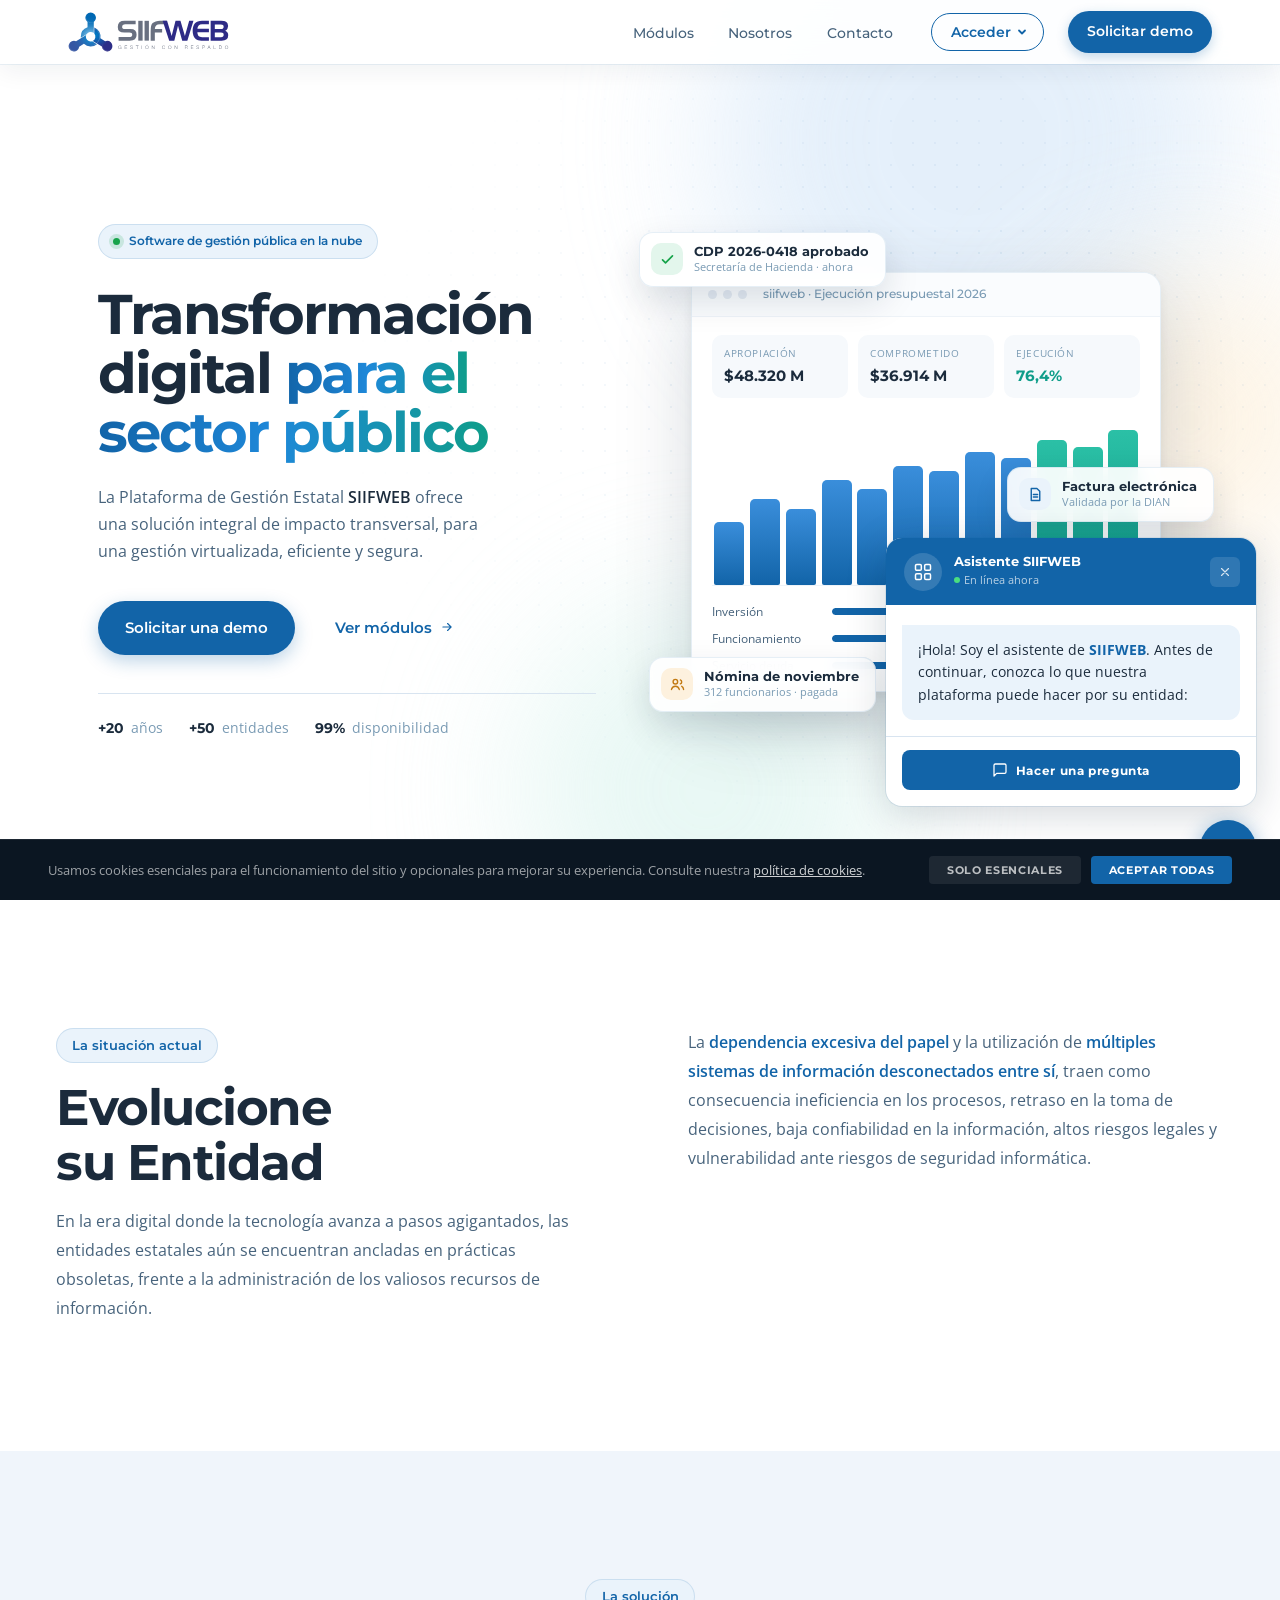
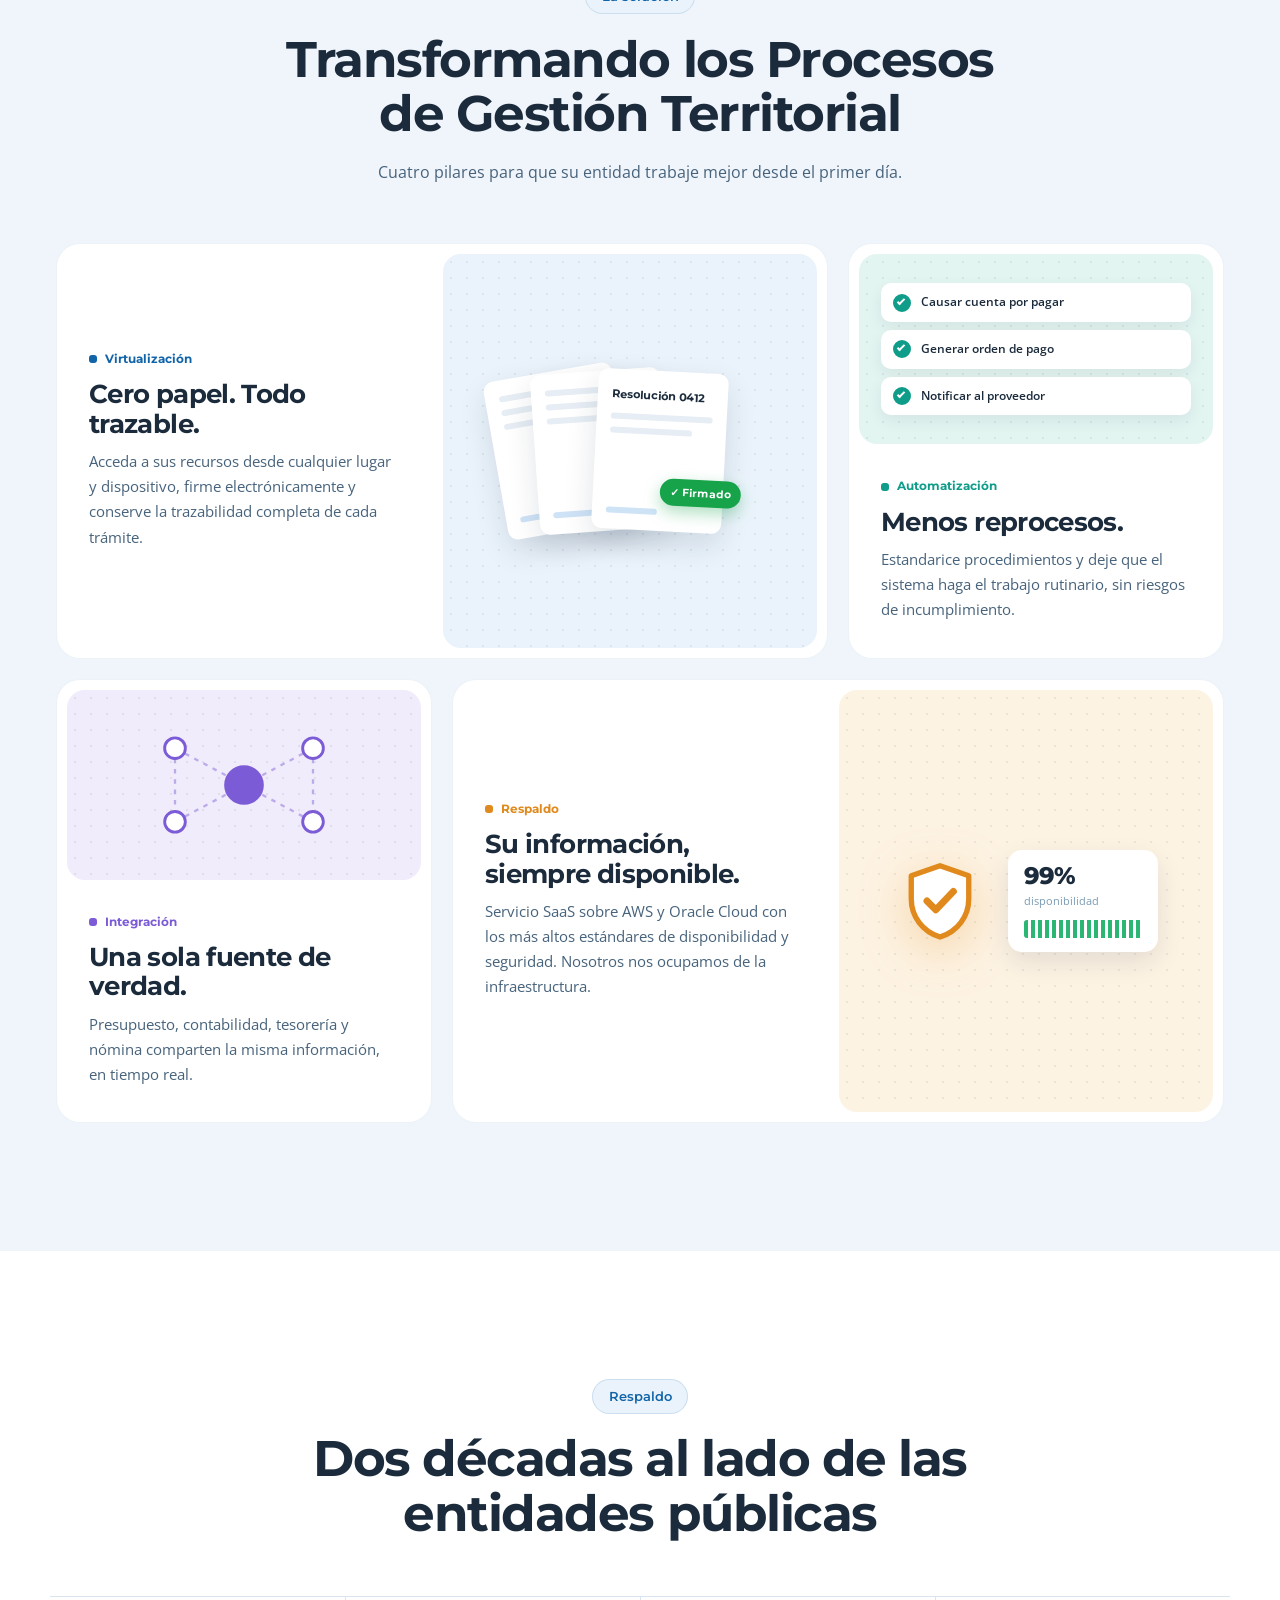
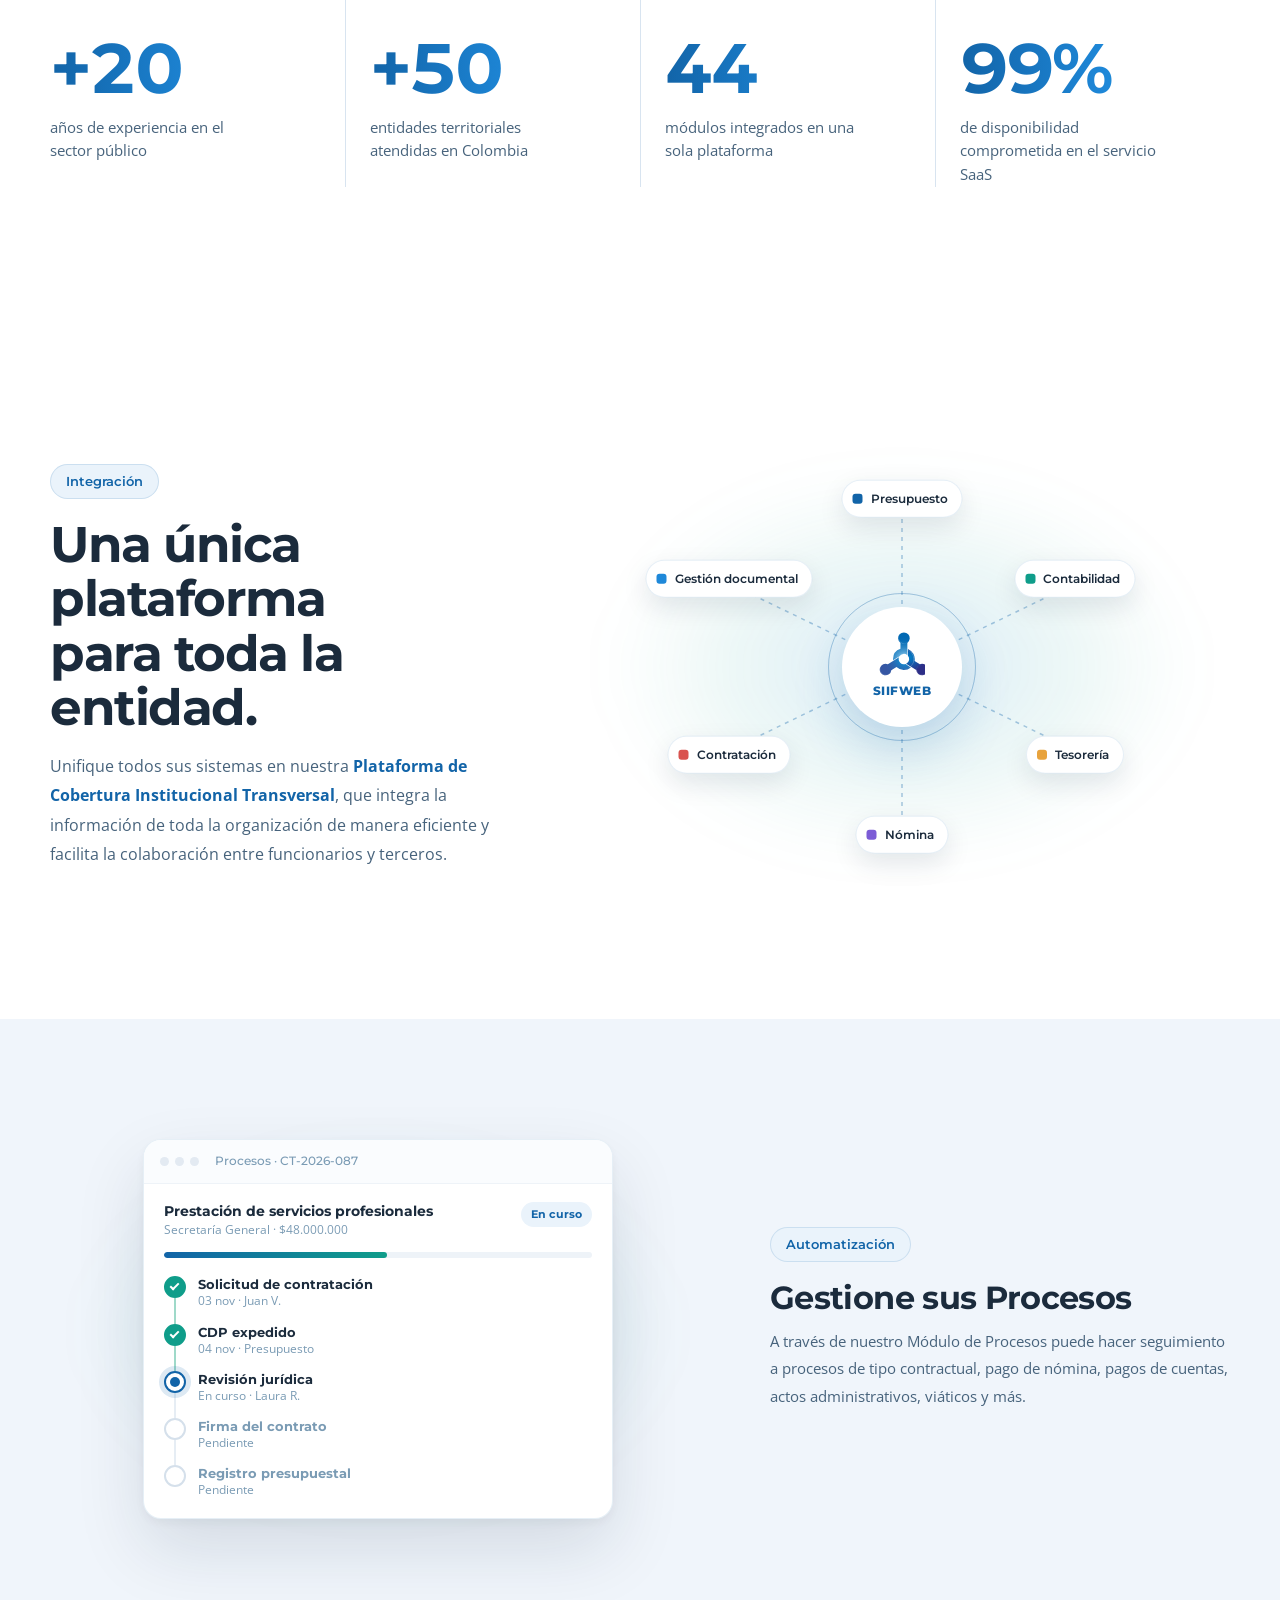
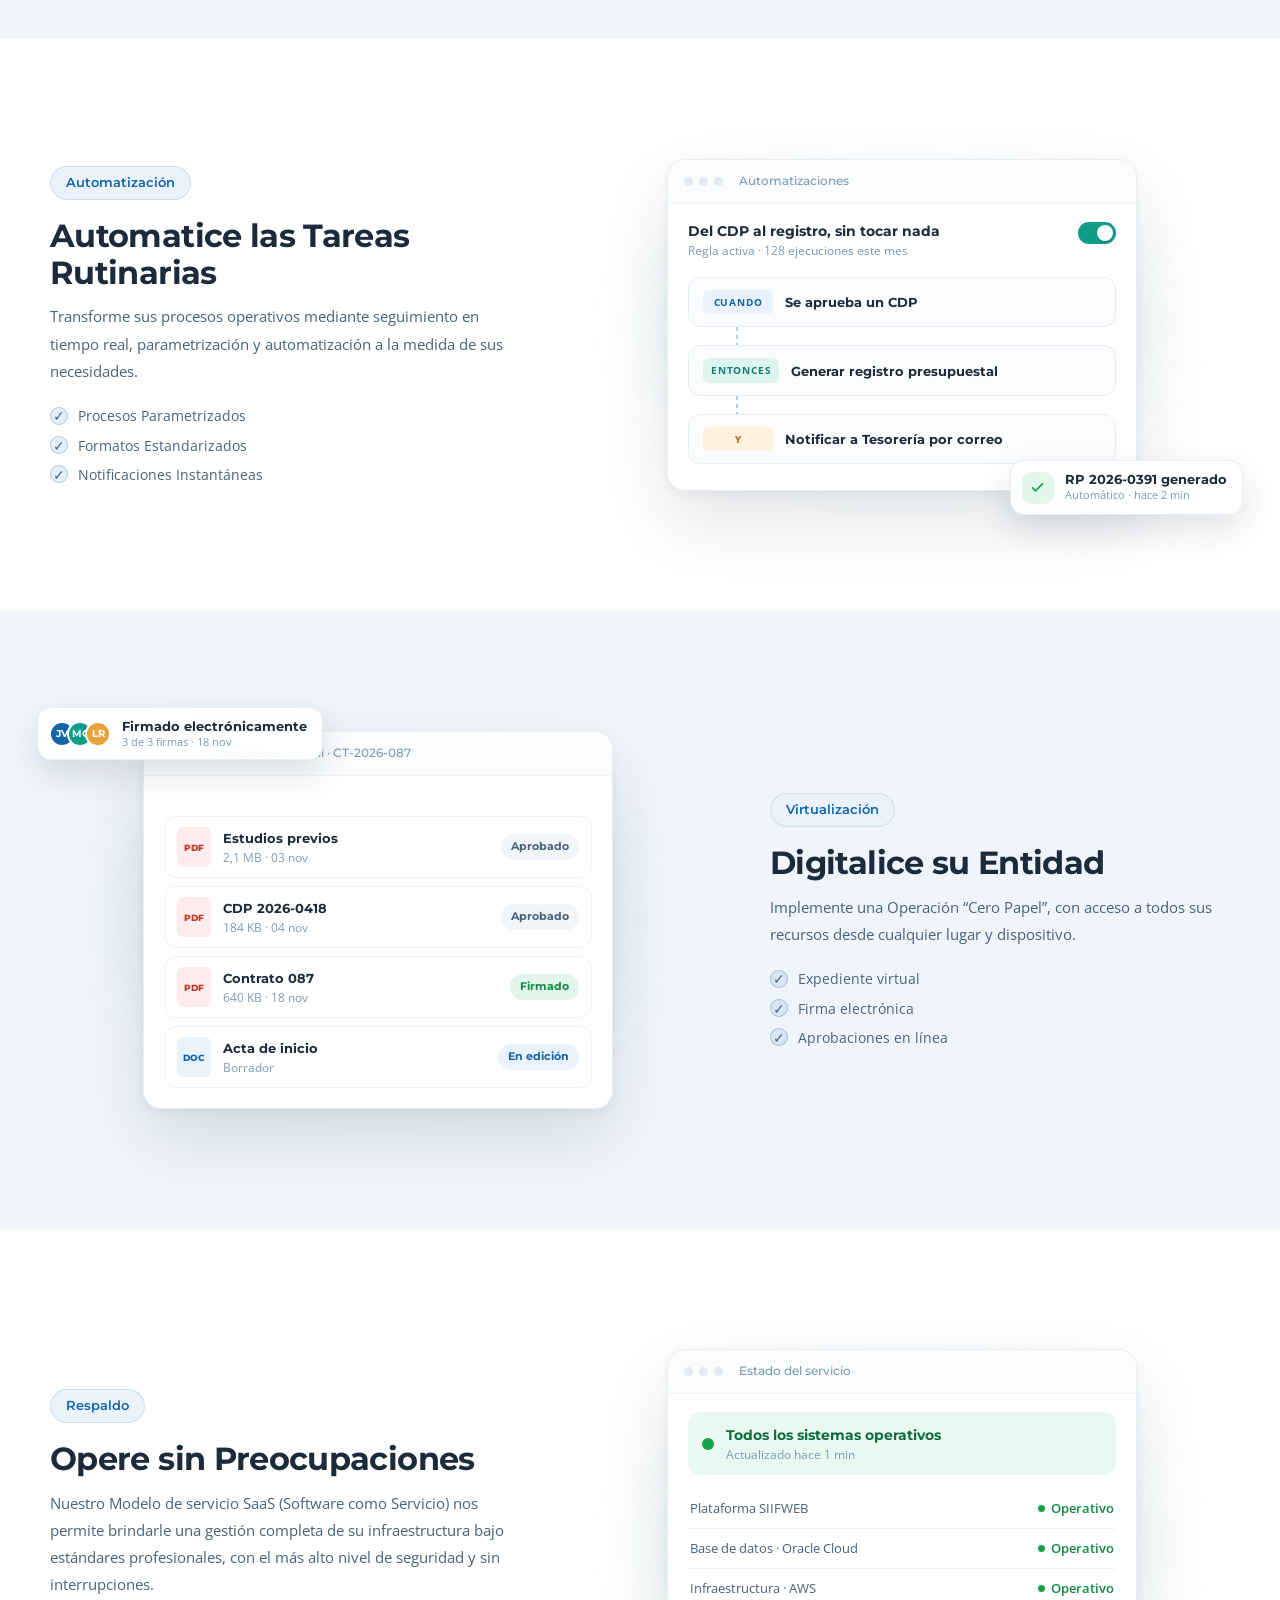
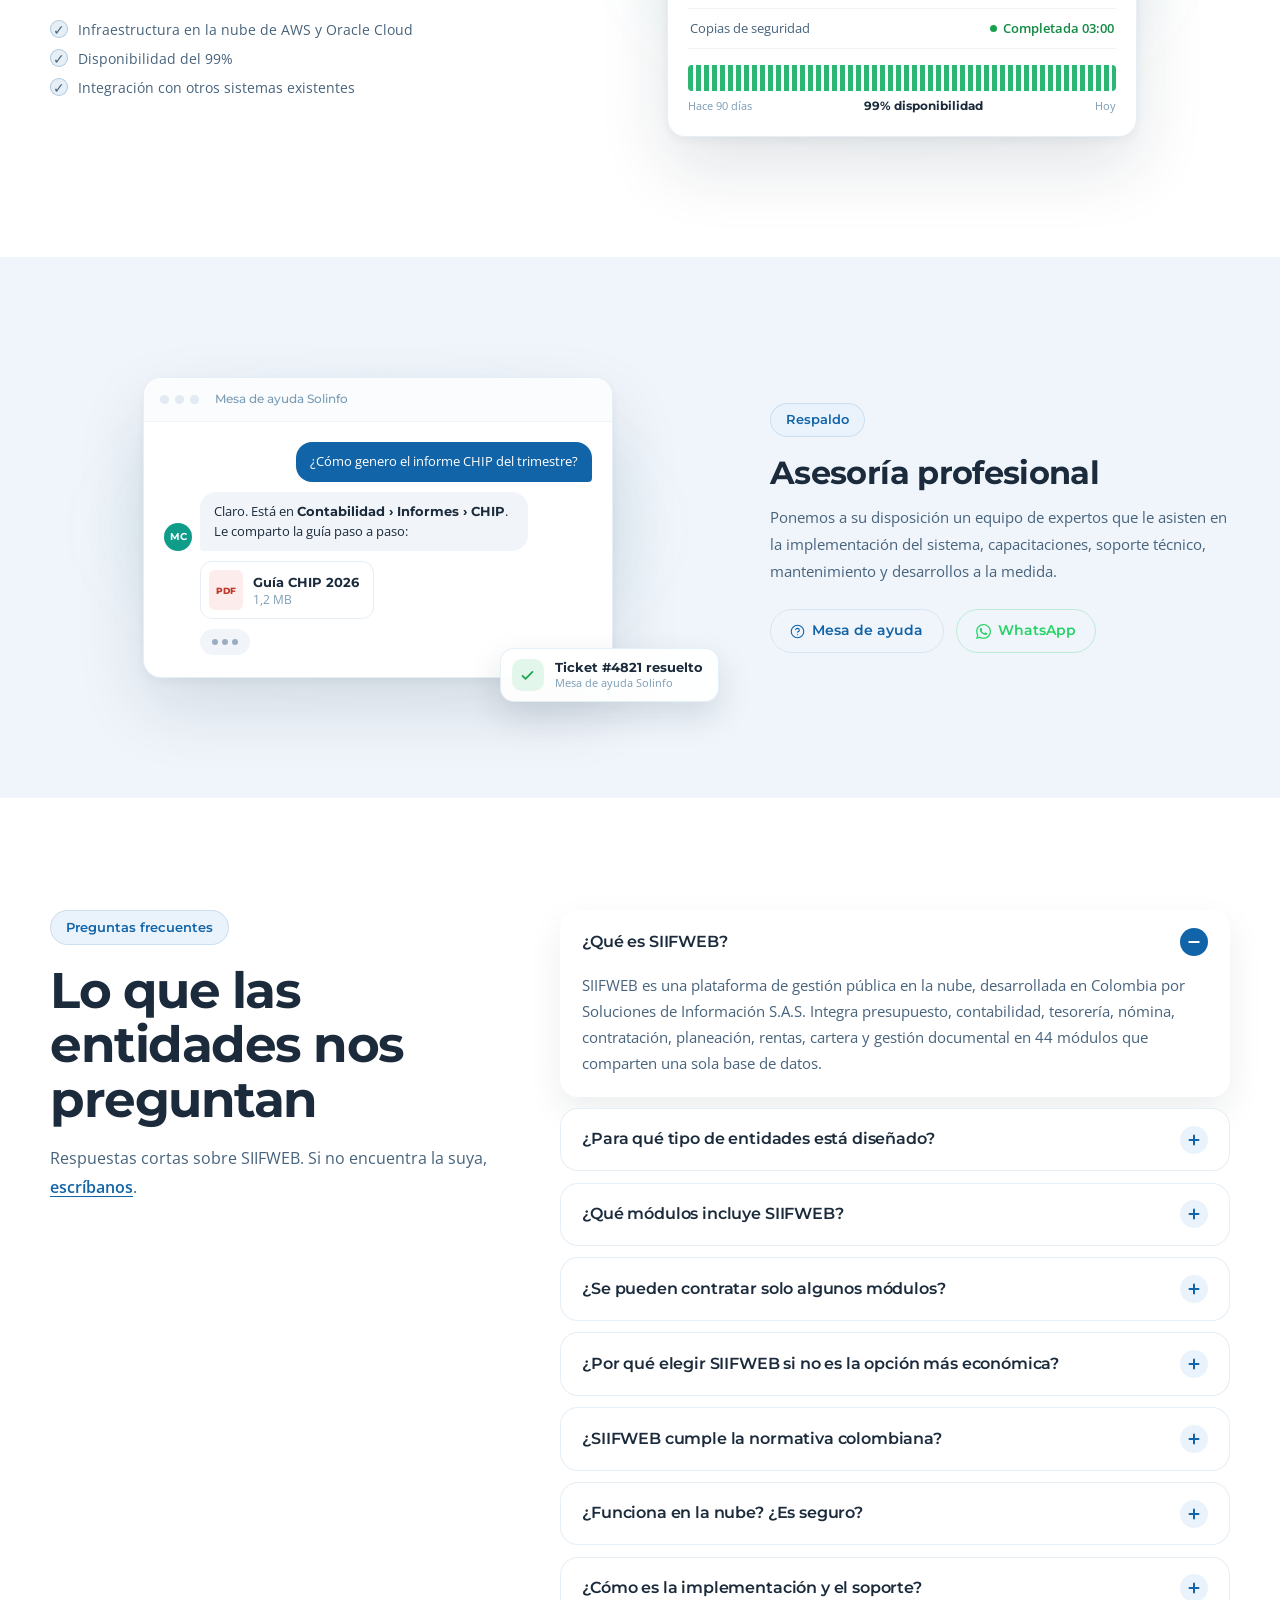
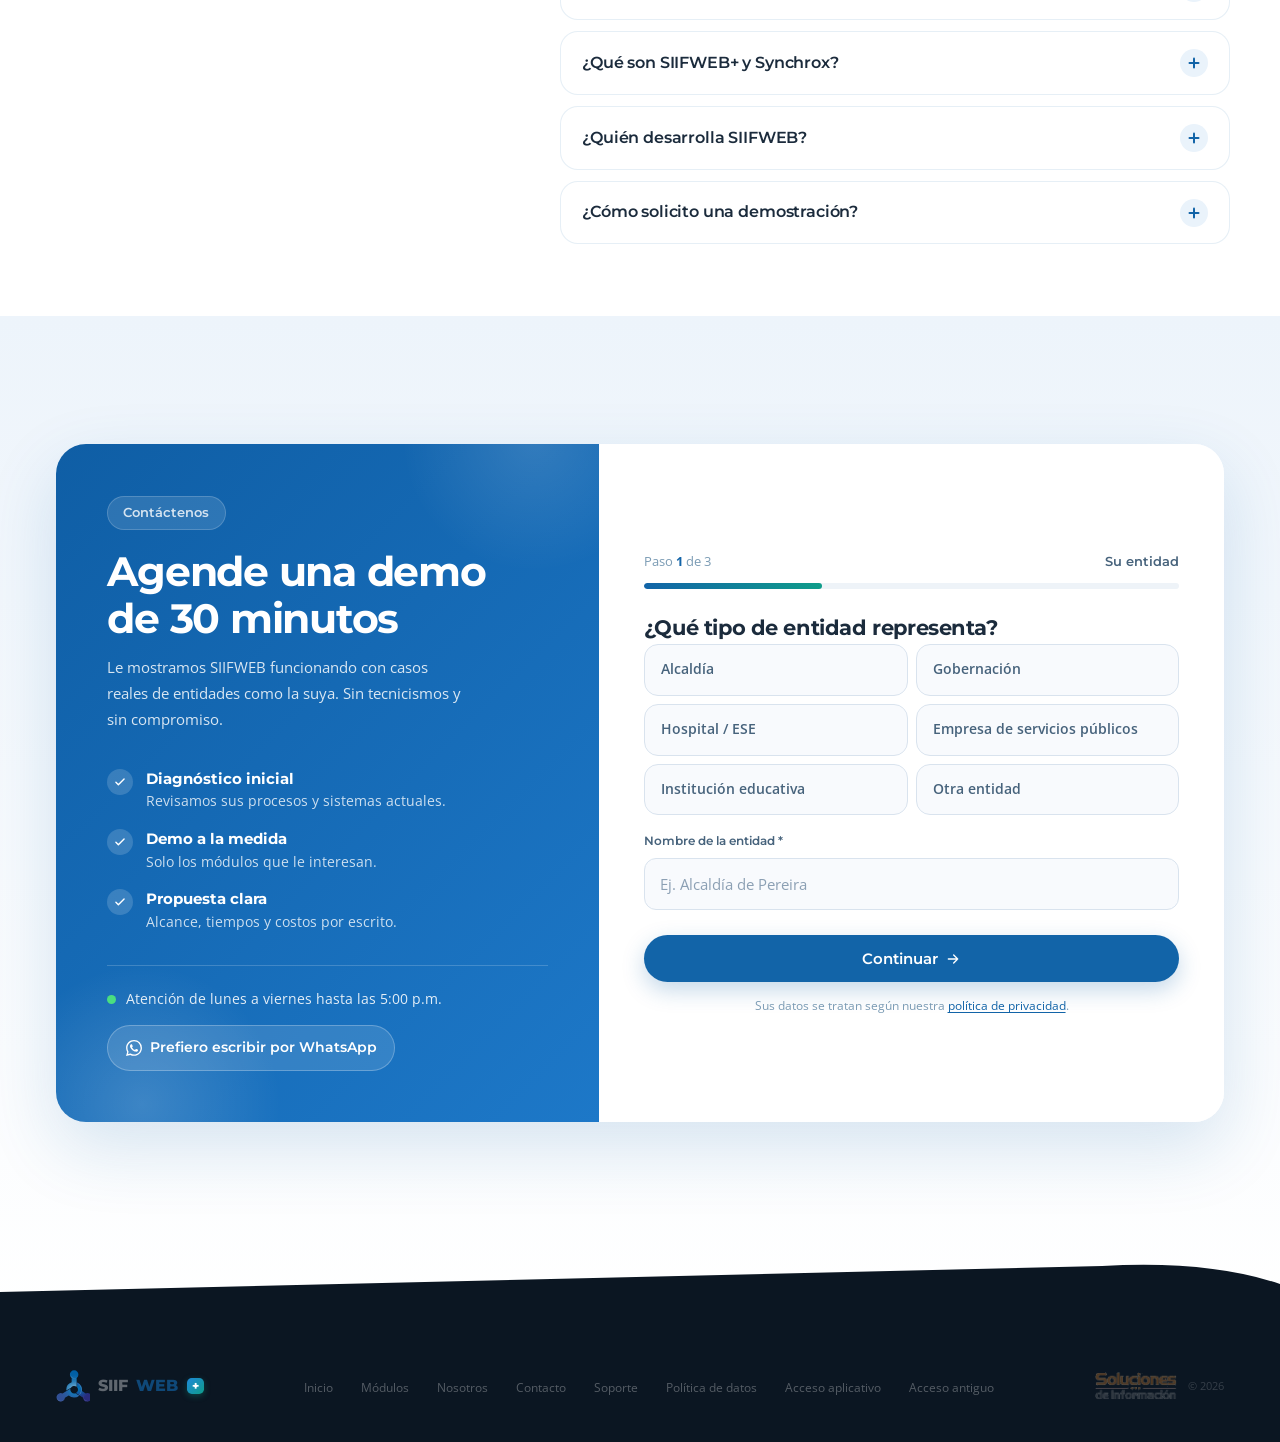
<file: index.html>
<!DOCTYPE html>
<html lang="es">
<head>
  <meta charset="UTF-8">
  <meta name="viewport" content="width=device-width, initial-scale=1.0">
  <title>SIIFWEB | ERP de gesti&oacute;n p&uacute;blica para entidades territoriales</title>
  <meta name="description" content="Presupuesto, contabilidad, tesorería, nómina y contratación conectados en la nube para entidades territoriales de Colombia. Más de 50 entidades confían en SIIFWEB.">
  <link rel="canonical" href="https://www.siifweb.com/">
  <meta name="theme-color" content="#1264A8">
  <meta property="og:type" content="website">
  <meta property="og:site_name" content="SIIFWEB">
  <meta property="og:locale" content="es_CO">
  <meta property="og:title" content="SIIFWEB — Transformación digital para el sector público">
  <meta property="og:description" content="Presupuesto, contabilidad, tesorería, nómina y contratación conectados en la nube para entidades territoriales de Colombia. Más de 50 entidades confían en SIIFWEB.">
  <meta property="og:url" content="https://www.siifweb.com/">
  <meta property="og:image" content="https://www.siifweb.com/assets/og-siifweb.jpg">
  <meta property="og:image:width" content="1200">
  <meta property="og:image:height" content="630">
  <meta property="og:image:alt" content="SIIFWEB: la gestión pública, en una sola plataforma">
  <meta name="twitter:card" content="summary_large_image">
  <link rel="preconnect" href="https://fonts.googleapis.com">
  <link rel="preconnect" href="https://fonts.gstatic.com" crossorigin>
  <link href="https://fonts.googleapis.com/css2?family=Montserrat:wght@300;400;500;600;700;800&family=Open+Sans:wght@300;400;600&display=swap" rel="stylesheet">
  <link rel="icon" href="assets/favicon.ico" sizes="any">
  <link rel="apple-touch-icon" href="assets/apple-touch-icon.png">
  <link rel="stylesheet" href="css/common.css">
  <link rel="stylesheet" href="css/index.css">
  <link rel="stylesheet" href="css/chat.css">
  <link rel="stylesheet" href="css/theme.css">
  <script type="application/ld+json">
{
    "@context": "https://schema.org",
    "@graph": [
      {
        "@type": "Organization",
        "@id": "https://www.siifweb.com/#org",
        "name": "Soluciones de Información S.A.S.",
        "alternateName": "Solinfo",
        "url": "https://www.siifweb.com/",
        "logo": "https://www.siifweb.com/assets/logo-navbar.svg",
        "image": "https://www.siifweb.com/assets/og-siifweb.jpg",
        "description": "Empresa colombiana que desarrolla SIIFWEB, plataforma de gestión pública para entidades territoriales.",
        "address": {
          "@type": "PostalAddress",
          "streetAddress": "Carrera 15 No. 138-25, Edificio CNC",
          "addressLocality": "Pereira",
          "addressRegion": "Risaralda",
          "addressCountry": "CO"
        },
        "location": [
          {
            "@type": "Place",
            "name": "Sede Pereira",
            "address": {
              "@type": "PostalAddress",
              "streetAddress": "Carrera 15 No. 138-25, Edificio CNC",
              "addressLocality": "Pereira",
              "addressRegion": "Risaralda",
              "addressCountry": "CO"
            }
          },
          {
            "@type": "Place",
            "name": "Sede Bogotá",
            "address": {
              "@type": "PostalAddress",
              "streetAddress": "Calle 94A No. 13-72, Edificio 94 Trece",
              "addressLocality": "Bogotá",
              "addressRegion": "Cundinamarca",
              "addressCountry": "CO"
            }
          },
          {
            "@type": "Place",
            "name": "Sede Barranquilla",
            "address": {
              "@type": "PostalAddress",
              "streetAddress": "Calle 77B No. 57-103, Edificio Green Towers",
              "addressLocality": "Barranquilla",
              "addressRegion": "Atlántico",
              "addressCountry": "CO"
            }
          }
        ],
        "contactPoint": [
          {
            "@type": "ContactPoint",
            "telephone": "+57-323-226-8844",
            "contactType": "customer support",
            "areaServed": "CO",
            "availableLanguage": "es"
          }
        ]
      },
      {
        "@type": "WebSite",
        "@id": "https://www.siifweb.com/#website",
        "url": "https://www.siifweb.com/",
        "name": "SIIFWEB",
        "inLanguage": "es-CO",
        "publisher": {
          "@id": "https://www.siifweb.com/#org"
        }
      },
      {
        "@type": "SoftwareApplication",
        "@id": "https://www.siifweb.com/#siifweb",
        "name": "SIIFWEB",
        "applicationCategory": "BusinessApplication",
        "applicationSubCategory": "ERP para entidades públicas",
        "operatingSystem": "Web",
        "url": "https://www.siifweb.com/",
        "description": "Plataforma en la nube que integra presupuesto, contabilidad, tesorería, nómina, contratación y gestión documental para entidades territoriales de Colombia.",
        "featureList": [
          "Presupuesto",
          "Contabilidad",
          "Tesorería",
          "Nómina",
          "Contratación",
          "Gestión documental",
          "Rentas municipales",
          "Planeación"
        ],
        "inLanguage": "es",
        "publisher": {
          "@id": "https://www.siifweb.com/#org"
        }
      },
      {
        "@type": "FAQPage",
        "@id": "https://www.siifweb.com/#faq",
        "mainEntity": [
          {
            "@type": "Question",
            "name": "¿Qué es SIIFWEB?",
            "acceptedAnswer": {
              "@type": "Answer",
              "text": "SIIFWEB es una plataforma de gestión pública en la nube, desarrollada en Colombia por Soluciones de Información S.A.S. Integra presupuesto, contabilidad, tesorería, nómina, contratación, planeación, rentas, cartera y gestión documental en 44 módulos que comparten una sola base de datos."
            }
          },
          {
            "@type": "Question",
            "name": "¿Para qué tipo de entidades está diseñado?",
            "acceptedAnswer": {
              "@type": "Answer",
              "text": "Para entidades territoriales y del sector público colombiano: alcaldías, gobernaciones, empresas sociales del Estado, empresas de servicios públicos, instituciones educativas y entidades descentralizadas. Más de 50 entidades lo han usado."
            }
          },
          {
            "@type": "Question",
            "name": "¿Qué módulos incluye SIIFWEB?",
            "acceptedAnswer": {
              "@type": "Answer",
              "text": "44 módulos en 9 subsistemas: Gestión financiera, Contratación, Recursos físicos, Recursos humanos, Oficina virtual, Planeación, Rentas municipales, Recuperación de cartera y Gestión documental. El catálogo completo está en la página de Módulos."
            }
          },
          {
            "@type": "Question",
            "name": "¿Se pueden contratar solo algunos módulos?",
            "acceptedAnswer": {
              "@type": "Answer",
              "text": "Sí. SIIFWEB es modular: la entidad activa solo los módulos que necesita y puede agregar otros cuando lo requiera, sin cambiar de plataforma."
            }
          },
          {
            "@type": "Question",
            "name": "¿Por qué elegir SIIFWEB si no es la opción más económica?",
            "acceptedAnswer": {
              "@type": "Answer",
              "text": "Porque su valor está en la calidad: 44 módulos que comparten una sola base de datos, más de 20 años de especialización en la normativa del sector público colombiano, una plataforma moderna en la nube con 99 % de disponibilidad y el acompañamiento del mismo equipo que construye el producto. Eso se traduce en menos reprocesos, información confiable y menos riesgo de incumplimiento."
            }
          },
          {
            "@type": "Question",
            "name": "¿SIIFWEB cumple la normativa colombiana?",
            "acceptedAnswer": {
              "@type": "Answer",
              "text": "Está diseñado para el marco normativo colombiano: Estatuto Orgánico del Presupuesto, reportes CHIP, SECOP II, información exógena para la DIAN y el Modelo Integrado de Planeación y Gestión (MIPG)."
            }
          },
          {
            "@type": "Question",
            "name": "¿Funciona en la nube? ¿Es seguro?",
            "acceptedAnswer": {
              "@type": "Answer",
              "text": "Sí. SIIFWEB opera como servicio (SaaS) sobre la nube de AWS y Oracle Cloud, con 99 % de disponibilidad comprometida. La seguridad de la información se gestiona bajo el estándar ISO/IEC 27001, y la entidad no necesita servidores propios."
            }
          },
          {
            "@type": "Question",
            "name": "¿Cómo es la implementación y el soporte?",
            "acceptedAnswer": {
              "@type": "Answer",
              "text": "El equipo de Solinfo acompaña la implementación, la configuración, la migración de datos y la capacitación de los funcionarios. Después, los clientes cuentan con mesa de ayuda en soporte.solinfo.com.co, mantenimiento y desarrollos a la medida."
            }
          },
          {
            "@type": "Question",
            "name": "¿Qué son SIIFWEB+ y Synchrox?",
            "acceptedAnswer": {
              "@type": "Answer",
              "text": "SIIFWEB+ es la versión actualizada de la plataforma, a la que acceden las entidades desde el directorio de Acceso aplicativo. Synchrox es la herramienta de gestión y automatización de procesos y flujos de trabajo que se integra con SIIFWEB."
            }
          },
          {
            "@type": "Question",
            "name": "¿Quién desarrolla SIIFWEB?",
            "acceptedAnswer": {
              "@type": "Answer",
              "text": "Soluciones de Información S.A.S. (Solinfo), empresa colombiana con más de 20 años dedicada al sector público, con sedes en Pereira, Bogotá y Barranquilla."
            }
          },
          {
            "@type": "Question",
            "name": "¿Cómo solicito una demostración?",
            "acceptedAnswer": {
              "@type": "Answer",
              "text": "Con el formulario de esta página, en tres pasos, o escribiendo por WhatsApp. El equipo coordina una demo de unos 30 minutos con los módulos que le interesan a su entidad."
            }
          }
        ]
      }
    ]
  }
  </script>
</head>
<body>

<nav id="nav">
  <div class="nav-inner">
    <a class="nav-logo" href="./">
      <img src="assets/logo-navbar.svg" alt="SIIFWEB" width="161" height="40">
    </a>
    <ul class="nav-links">
      <li><a href="./modulos.html">M&oacute;dulos</a></li>
      <li><a href="./nosotros.html">Nosotros</a></li>
      <li><a href="#contacto">Contacto</a></li>
      <li class="nav-links-sep" aria-hidden="true"></li>
      <li class="nav-mob-access"><a href="./acceso.html">Acceso aplicativo <span class="brand-plus">SIIFWEB<span class="plus-chip" aria-hidden="true">+</span></span></a></li>
      <li class="nav-mob-access"><a href="https://www.colombiagestiona.com/entidades.html" target="_blank" rel="noreferrer">Acceso antiguo</a></li>
      <li class="nav-mob-access"><a href="https://soporte.solinfo.com.co" target="_blank" rel="noreferrer">Soporte</a></li>
      <li class="nav-mob-access nav-mob-disabled"><span>Acceso interno <span class="access-soon">Pr&oacute;ximamente</span></span></li>
      <li class="nav-mob-access nav-mob-disabled"><span>PQRS <span class="access-soon">Pr&oacute;ximamente</span></span></li>
    </ul>
    <div class="nav-access-wrap">
      <button class="nav-access" type="button" aria-haspopup="true" aria-expanded="false">
        Acceder
        <svg class="nav-access-chev" width="10" height="10" viewBox="0 0 10 10" fill="none" aria-hidden="true"><path d="M2 3.5l3 3 3-3" stroke="currentColor" stroke-width="1.8" stroke-linecap="round" stroke-linejoin="round"/></svg>
      </button>
      <div class="access-menu" role="menu">
        <div class="access-menu-header">Acceso</div>
        <a href="./acceso.html" class="access-item" role="menuitem">
          <span class="access-item-ico"><svg width="18" height="18" viewBox="0 0 24 24" fill="none"><path d="M3 21h18M5 21v-9M9.7 21v-9M14.3 21v-9M19 21v-9M3.5 9 12 3.5 20.5 9v0.5h-17V9Z" stroke="#1264A8" stroke-width="1.8" stroke-linecap="round" stroke-linejoin="round"/></svg></span>
          <span class="access-item-body"><span class="access-item-name">Acceso aplicativo</span><span class="access-item-desc">Entidades en <span class="brand-plus">SIIFWEB<span class="plus-chip" aria-hidden="true">+</span></span></span></span>
          <svg class="access-item-ext" width="12" height="12" viewBox="0 0 12 12" fill="none" aria-hidden="true"><path d="M4.5 2.5 8 6l-3.5 3.5" stroke="#7A9BB4" stroke-width="1.5" stroke-linecap="round" stroke-linejoin="round"/></svg>
        </a>
        <a href="https://www.colombiagestiona.com/entidades.html" class="access-item" target="_blank" rel="noreferrer" role="menuitem">
          <span class="access-item-ico"><svg width="18" height="18" viewBox="0 0 24 24" fill="none"><rect x="3" y="3" width="7" height="7" rx="1.5" stroke="#1264A8" stroke-width="1.8"/><rect x="14" y="3" width="7" height="7" rx="1.5" stroke="#1264A8" stroke-width="1.8"/><rect x="3" y="14" width="7" height="7" rx="1.5" stroke="#1264A8" stroke-width="1.8"/><rect x="14" y="14" width="7" height="7" rx="1.5" stroke="#1264A8" stroke-width="1.8"/></svg></span>
          <span class="access-item-body"><span class="access-item-name">Acceso antiguo</span><span class="access-item-desc">Versi&oacute;n anterior &middot; Colombia Gestiona</span></span>
          <svg class="access-item-ext" width="12" height="12" viewBox="0 0 12 12" fill="none" aria-hidden="true"><path d="M2.5 9.5l7-7M9.5 2.5H4M9.5 2.5v5.5" stroke="#7A9BB4" stroke-width="1.5" stroke-linecap="round" stroke-linejoin="round"/></svg>
        </a>
        <a href="https://soporte.solinfo.com.co" class="access-item" target="_blank" rel="noreferrer" role="menuitem">
          <span class="access-item-ico"><svg width="18" height="18" viewBox="0 0 24 24" fill="none"><path d="M12 22c5.523 0 10-4.477 10-10S17.523 2 12 2 2 6.477 2 12s4.477 10 10 10Z" stroke="#1264A8" stroke-width="1.8"/><path d="M9.09 9a3 3 0 0 1 5.83 1c0 2-3 3-3 3" stroke="#1264A8" stroke-width="1.8" stroke-linecap="round" stroke-linejoin="round"/><circle cx="12" cy="17" r=".5" fill="#1264A8" stroke="#1264A8"/></svg></span>
          <span class="access-item-body"><span class="access-item-name">Soporte</span><span class="access-item-desc">Mesa de ayuda Solinfo</span></span>
          <svg class="access-item-ext" width="12" height="12" viewBox="0 0 12 12" fill="none" aria-hidden="true"><path d="M2.5 9.5l7-7M9.5 2.5H4M9.5 2.5v5.5" stroke="#7A9BB4" stroke-width="1.5" stroke-linecap="round" stroke-linejoin="round"/></svg>
        </a>
        <div class="access-item access-item--disabled" role="menuitem" aria-disabled="true">
          <span class="access-item-ico"><svg width="18" height="18" viewBox="0 0 24 24" fill="none"><path d="M12 2l2.4 4.8L20 8l-4 3.9.95 5.5L12 15l-4.95 2.4.95-5.5L4 8l5.6-1.2L12 2Z" stroke="#7A9BB4" stroke-width="1.8" stroke-linejoin="round"/></svg></span>
          <span class="access-item-body"><span class="access-item-name">Acceso interno <span class="access-soon">Pr&oacute;ximamente</span></span><span class="access-item-desc">Plataforma de IA Solinfo</span></span>
          <svg class="access-item-lock" width="12" height="12" viewBox="0 0 12 12" fill="none" aria-hidden="true"><rect x="1.5" y="5.5" width="9" height="6" rx="1" stroke="#7A9BB4" stroke-width="1.3"/><path d="M3.5 5.5V3.5a2.5 2.5 0 0 1 5 0v2" stroke="#7A9BB4" stroke-width="1.3" stroke-linecap="round"/></svg>
        </div>
        <div class="access-item access-item--disabled" role="menuitem" aria-disabled="true">
          <span class="access-item-ico"><svg width="18" height="18" viewBox="0 0 24 24" fill="none"><path d="M14 2H6a2 2 0 0 0-2 2v16a2 2 0 0 0 2 2h12a2 2 0 0 0 2-2V8l-6-6z" stroke="#7A9BB4" stroke-width="1.8" stroke-linecap="round" stroke-linejoin="round"/><path d="M14 2v6h6M16 13H8M16 17H8M10 9H8" stroke="#7A9BB4" stroke-width="1.8" stroke-linecap="round"/></svg></span>
          <span class="access-item-body"><span class="access-item-name">PQRS <span class="access-soon">Pr&oacute;ximamente</span></span><span class="access-item-desc">Peticiones, quejas, reclamos y sugerencias</span></span>
          <svg class="access-item-lock" width="12" height="12" viewBox="0 0 12 12" fill="none" aria-hidden="true"><rect x="1.5" y="5.5" width="9" height="6" rx="1" stroke="#7A9BB4" stroke-width="1.3"/><path d="M3.5 5.5V3.5a2.5 2.5 0 0 1 5 0v2" stroke="#7A9BB4" stroke-width="1.3" stroke-linecap="round"/></svg>
        </div>
      </div>
    </div>
    <a class="nav-demo" href="#contacto">Solicitar demo</a>
    <button class="nav-toggle" type="button" aria-label="Abrir men&uacute;" aria-controls="nav" aria-expanded="false">
      <span></span><span></span><span></span>
    </button>
  </div>
</nav>

<section class="hero hero--light">
  <div class="hero-bg" aria-hidden="true"><span class="blob b1"></span><span class="blob b2"></span><span class="blob b3"></span></div>
  <div class="hero-inner">
    <div class="hero-text">
      <span class="hero-eyebrow"><span class="dot"></span>Software de gesti&oacute;n p&uacute;blica en la nube</span>
      <h1>Transformaci&oacute;n digital <span class="grad">para el sector p&uacute;blico</span></h1>
      <p class="hero-sub">La Plataforma de Gesti&oacute;n Estatal <strong>SIIFWEB</strong> ofrece una soluci&oacute;n integral de impacto transversal, para una gesti&oacute;n virtualizada, eficiente y segura.</p>
      <div class="hero-acts">
        <a href="#contacto" class="hbtn hbtn-primary">Solicitar una demo</a>
        <a href="./modulos.html" class="hbtn hbtn-ghost">Ver m&oacute;dulos <svg width="14" height="14" viewBox="0 0 24 24" fill="none" aria-hidden="true"><path d="M5 12h14M13 6l6 6-6 6" stroke="currentColor" stroke-width="2" stroke-linecap="round" stroke-linejoin="round"/></svg></a>
      </div>
      <ul class="hero-trust">
        <li><b>+20</b> a&ntilde;os</li>
        <li><b>+50</b> entidades</li>
        <li><b>99%</b> disponibilidad</li>
      </ul>
    </div>

    <div class="hero-stage" aria-hidden="true">
      <div class="app-win">
        <div class="app-bar"><i></i><i></i><i></i><span>siifweb &middot; Ejecuci&oacute;n presupuestal 2026</span></div>
        <div class="app-body">
          <div class="app-kpis">
            <div class="kpi"><small>Apropiaci&oacute;n</small><strong>$48.320 M</strong></div>
            <div class="kpi"><small>Comprometido</small><strong>$36.914 M</strong></div>
            <div class="kpi kpi--ok"><small>Ejecuci&oacute;n</small><strong>76,4%</strong></div>
          </div>
          <div class="app-chart">
            <span style="--h:38%"></span><span style="--h:52%"></span><span style="--h:46%"></span><span style="--h:64%"></span><span style="--h:58%"></span><span style="--h:72%"></span><span style="--h:69%"></span><span style="--h:81%"></span><span style="--h:77%"></span><span style="--h:88%"></span><span style="--h:84%"></span><span style="--h:94%"></span>
          </div>
          <div class="app-rows">
            <div class="row"><span>Inversi&oacute;n</span><em style="--w:82%"></em></div>
            <div class="row"><span>Funcionamiento</span><em style="--w:71%"></em></div>
            <div class="row"><span>Servicio deuda</span><em style="--w:64%"></em></div>
          </div>
        </div>
      </div>

      <div class="chip c1"><span class="ico ico-green"><svg viewBox="0 0 24 24" fill="none"><path d="m5 12.5 4.2 4.2L19 7" stroke="currentColor" stroke-width="2.4" stroke-linecap="round" stroke-linejoin="round"/></svg></span><div><b>CDP 2026-0418 aprobado</b><small>Secretar&iacute;a de Hacienda &middot; ahora</small></div></div>
      <div class="chip c2"><span class="ico ico-blue"><svg viewBox="0 0 24 24" fill="none"><path d="M6 3.5h8l4 4V20.5H6Z" stroke="currentColor" stroke-width="2" stroke-linejoin="round"/><path d="M9 12h6M9 15.5h6" stroke="currentColor" stroke-width="2" stroke-linecap="round"/></svg></span><div><b>Factura electr&oacute;nica</b><small>Validada por la DIAN</small></div></div>
      <div class="chip c3"><span class="ico ico-amber"><svg viewBox="0 0 24 24" fill="none"><circle cx="9" cy="8" r="3.2" stroke="currentColor" stroke-width="2"/><path d="M3.5 19c.7-3 3-4.6 5.5-4.6s4.8 1.6 5.5 4.6" stroke="currentColor" stroke-width="2" stroke-linecap="round"/><path d="M16 5.5a3 3 0 0 1 0 5.6M18 14.6c1.4.6 2.3 2 2.6 4.4" stroke="currentColor" stroke-width="2" stroke-linecap="round"/></svg></span><div><b>N&oacute;mina de noviembre</b><small>312 funcionarios &middot; pagada</small></div></div>
      <div class="chip c4"><div class="avs"><i style="--c:#1264A8">JV</i><i style="--c:#0F9D8A">MC</i><i style="--c:#E8A33D">LR</i></div><div><b>Contrato 087 en firma</b><small>Synchrox &middot; 2 de 3 firmas</small></div></div>
    </div>
  </div>
  <button class="hero-pause" type="button" aria-label="Pausar animaci&oacute;n"><svg width="12" height="12" viewBox="0 0 12 12" aria-hidden="true"><rect x="2" y="1.5" width="2.6" height="9" rx="1" fill="currentColor"/><rect x="7.4" y="1.5" width="2.6" height="9" rx="1" fill="currentColor"/></svg></button>
</section>

<section class="s-evolve">
  <div class="wrap">
    <div class="evolve-grid">
      <div>
        <span class="tag tag-blue sr">La situaci&oacute;n actual</span>
        <h2 class="sec-title sr d1" style="color:var(--ink)">Evolucione<br>su Entidad</h2>
        <p class="sec-body sr d2">En la era digital donde la tecnolog&iacute;a avanza a pasos agigantados, las entidades estatales a&uacute;n se encuentran ancladas en pr&aacute;cticas obsoletas, frente a la administraci&oacute;n de los valiosos recursos de informaci&oacute;n.</p>
      </div>
      <div class="sr d1">
        <p class="sec-body">La <em>dependencia excesiva del papel</em> y la utilizaci&oacute;n de <em>m&uacute;ltiples sistemas de informaci&oacute;n desconectados entre s&iacute;</em>, traen como consecuencia ineficiencia en los procesos, retraso en la toma de decisiones, baja confiabilidad en la informaci&oacute;n, altos riesgos legales y vulnerabilidad ante riesgos de seguridad inform&aacute;tica.</p>
      </div>
    </div>
  </div>
</section>

<section class="s-transform" id="modulos">
  <div class="wrap">
    <div class="transform-hd">
      <span class="tag tag-blue sr">La soluci&oacute;n</span>
      <h2 class="sec-title sr d1" style="color:var(--ink)">Transformando los Procesos<br>de Gesti&oacute;n Territorial</h2>
      <p class="sec-body sr d2">Cuatro pilares para que su entidad trabaje mejor desde el primer d&iacute;a.</p>
    </div>
    <div class="pillars">
      <article class="pillar pillar--wide sr d1" style="--acc:#1264A8;--tint:#EAF3FB">
        <div class="pillar-copy">
          <span class="pillar-kicker">Virtualizaci&oacute;n</span>
          <h3 class="pillar-name">Cero papel. Todo trazable.</h3>
          <p class="pillar-body">Acceda a sus recursos desde cualquier lugar y dispositivo, firme electr&oacute;nicamente y conserve la trazabilidad completa de cada tr&aacute;mite.</p>
        </div>
        <div class="pv pv-docs" aria-hidden="true">
          <div class="pdoc d-a"><i></i><i></i><i></i><i class="s"></i></div>
          <div class="pdoc d-b"><i></i><i></i><i></i><i class="s"></i></div>
          <div class="pdoc d-c"><b>Resoluci&oacute;n 0412</b><i></i><i></i><i class="s"></i><span class="pbadge">&#10003; Firmado</span></div>
        </div>
      </article>
      <article class="pillar sr d2" style="--acc:#0F9D8A;--tint:#E3F5F1">
        <div class="pv pv-tasks" aria-hidden="true">
          <div class="ptask"><span></span>Causar cuenta por pagar</div>
          <div class="ptask"><span></span>Generar orden de pago</div>
          <div class="ptask"><span></span>Notificar al proveedor</div>
        </div>
        <div class="pillar-copy">
          <span class="pillar-kicker">Automatizaci&oacute;n</span>
          <h3 class="pillar-name">Menos reprocesos.</h3>
          <p class="pillar-body">Estandarice procedimientos y deje que el sistema haga el trabajo rutinario, sin riesgos de incumplimiento.</p>
        </div>
      </article>
      <article class="pillar sr d3" style="--acc:#7C5CD6;--tint:#F0ECFB">
        <div class="pv pv-net" aria-hidden="true">
          <svg viewBox="0 0 200 120"><g class="lk"><path d="M100 60 40 28M100 60 160 28M100 60 40 92M100 60 160 92M40 28 40 92M160 28 160 92"/></g><circle class="cn" cx="100" cy="60" r="16"/><circle cx="40" cy="28" r="9"/><circle cx="160" cy="28" r="9"/><circle cx="40" cy="92" r="9"/><circle cx="160" cy="92" r="9"/></svg>
        </div>
        <div class="pillar-copy">
          <span class="pillar-kicker">Integraci&oacute;n</span>
          <h3 class="pillar-name">Una sola fuente de verdad.</h3>
          <p class="pillar-body">Presupuesto, contabilidad, tesorer&iacute;a y n&oacute;mina comparten la misma informaci&oacute;n, en tiempo real.</p>
        </div>
      </article>
      <article class="pillar pillar--wide sr d4" style="--acc:#E08A1E;--tint:#FDF3E3">
        <div class="pillar-copy">
          <span class="pillar-kicker">Respaldo</span>
          <h3 class="pillar-name">Su informaci&oacute;n, siempre disponible.</h3>
          <p class="pillar-body">Servicio SaaS sobre AWS y Oracle Cloud con los m&aacute;s altos est&aacute;ndares de disponibilidad y seguridad. Nosotros nos ocupamos de la infraestructura.</p>
        </div>
        <div class="pv pv-shield" aria-hidden="true">
          <svg class="shield" viewBox="0 0 24 24" fill="none"><path d="M12 2.8 19.5 5.4v6c0 4.7-3 8.6-7.5 10-4.5-1.4-7.5-5.3-7.5-10v-6L12 2.8Z" fill="#fff" stroke="currentColor" stroke-width="1.4" stroke-linejoin="round"/><path d="m8.6 12 2.3 2.3 4.6-4.8" stroke="currentColor" stroke-width="1.8" stroke-linecap="round" stroke-linejoin="round"/></svg>
          <div class="up"><b>99%</b><small>disponibilidad</small><div class="upbars"></div></div>
        </div>
      </article>
    </div>
  </div>
</section>

<section class="s-stats">
  <div class="wrap">
    <div class="stats-hd">
      <span class="tag tag-blue sr">Respaldo</span>
      <h2 class="sec-title sr d1" style="color:var(--ink)">Dos d&eacute;cadas al lado de las entidades p&uacute;blicas</h2>
    </div>
    <div class="stats">
      <div class="stat sr d1"><span class="stat-n" data-count="20" data-prefix="+">+20</span><p class="stat-l">a&ntilde;os de experiencia en el sector p&uacute;blico</p></div>
      <div class="stat sr d2"><span class="stat-n" data-count="50" data-prefix="+">+50</span><p class="stat-l">entidades territoriales atendidas en Colombia</p></div>
      <div class="stat sr d3"><span class="stat-n" data-count="44">44</span><p class="stat-l">m&oacute;dulos integrados en una sola plataforma</p></div>
      <div class="stat sr d4"><span class="stat-n" data-count="99" data-suffix="%">99%</span><p class="stat-l">de disponibilidad comprometida en el servicio SaaS</p></div>
    </div>
  </div>
</section>

<section class="s-integ">
  <div class="wrap">
    <div class="integ-text">
      <span class="tag tag-blue sr">Integraci&oacute;n</span>
      <h2 class="sec-title sr d1" style="color:var(--ink)">Una &uacute;nica plataforma<br>para toda la entidad.</h2>
      <p class="sec-body sr d2">Unifique todos sus sistemas en nuestra <strong>Plataforma de Cobertura Institucional Transversal</strong>, que integra la informaci&oacute;n de toda la organizaci&oacute;n de manera eficiente y facilita la colaboraci&oacute;n entre funcionarios y terceros.</p>
    </div>
    <div class="mock-wrap sr" aria-hidden="true">
  <div class="hub">
    <svg class="hub-lines" viewBox="0 0 100 100" preserveAspectRatio="none"><path d="M50 50 50 8M50 50 88 28M50 50 88 72M50 50 50 92M50 50 12 72M50 50 12 28"/></svg>
    <div class="hub-core"><span class="hub-logo"><img src="assets/logo-navbar.svg" alt="" width="177" height="44"></span><span>SIIFWEB</span></div>
    <span class="hub-node n1"><i style="--c:#1264A8"></i>Presupuesto</span>
    <span class="hub-node n2"><i style="--c:#0F9D8A"></i>Contabilidad</span>
    <span class="hub-node n3"><i style="--c:#E8A33D"></i>Tesorer&iacute;a</span>
    <span class="hub-node n4"><i style="--c:#7C5CD6"></i>N&oacute;mina</span>
    <span class="hub-node n5"><i style="--c:#D9534F"></i>Contrataci&oacute;n</span>
    <span class="hub-node n6"><i style="--c:#1E88D9"></i>Gesti&oacute;n documental</span>
  </div>
</div>
  </div>
</section>

<div class="s-features">
  <div class="feat rev">
    <div class="wrap"><div class="feat-text sr"><span class="tag tag-blue">Automatizaci&oacute;n</span><h3 class="feat-h">Gestione sus Procesos</h3><p class="feat-body">A trav&eacute;s de nuestro M&oacute;dulo de Procesos puede hacer seguimiento a procesos de tipo contractual, pago de n&oacute;mina, pagos de cuentas, actos administrativos, vi&aacute;ticos y m&aacute;s.</p></div><div class="mock-wrap sr" aria-hidden="true">
  <div class="mock">
    <div class="app-bar"><i></i><i></i><i></i><span>Procesos &middot; CT-2026-087</span></div>
    <div class="mock-body">
      <div class="m-head"><div><b>Prestaci&oacute;n de servicios profesionales</b><small>Secretar&iacute;a General &middot; $48.000.000</small></div><span class="pill pill-blue">En curso</span></div>
      <div class="m-progress"><em style="--w:52%"></em></div>
      <ol class="steps">
        <li class="done"><span class="st"></span><div><b>Solicitud de contrataci&oacute;n</b><small>03 nov &middot; Juan V.</small></div></li>
        <li class="done"><span class="st"></span><div><b>CDP expedido</b><small>04 nov &middot; Presupuesto</small></div></li>
        <li class="now"><span class="st"></span><div><b>Revisi&oacute;n jur&iacute;dica</b><small>En curso &middot; Laura R.</small></div></li>
        <li><span class="st"></span><div><b>Firma del contrato</b><small>Pendiente</small></div></li>
        <li><span class="st"></span><div><b>Registro presupuestal</b><small>Pendiente</small></div></li>
      </ol>
    </div>
  </div>
</div></div>
  </div>
  <div class="feat">
    <div class="wrap"><div class="feat-text sr"><span class="tag tag-blue">Automatizaci&oacute;n</span><h3 class="feat-h">Automatice las Tareas Rutinarias</h3><p class="feat-body">Transforme sus procesos operativos mediante seguimiento en tiempo real, parametrizaci&oacute;n y automatizaci&oacute;n a la medida de sus necesidades.</p><ul class="checks"><li><span class="ck">&#10003;</span>Procesos Parametrizados</li><li><span class="ck">&#10003;</span>Formatos Estandarizados</li><li><span class="ck">&#10003;</span>Notificaciones Instant&aacute;neas</li></ul></div><div class="mock-wrap sr" aria-hidden="true">
  <div class="mock">
    <div class="app-bar"><i></i><i></i><i></i><span>Automatizaciones</span></div>
    <div class="mock-body">
      <div class="m-head"><div><b>Del CDP al registro, sin tocar nada</b><small>Regla activa &middot; 128 ejecuciones este mes</small></div><span class="toggle"></span></div>
      <div class="flow">
        <div class="fblock"><span class="fk">Cuando</span><b>Se aprueba un CDP</b></div>
        <div class="fline"></div>
        <div class="fblock"><span class="fk fk-teal">Entonces</span><b>Generar registro presupuestal</b></div>
        <div class="fline"></div>
        <div class="fblock"><span class="fk fk-amber">Y</span><b>Notificar a Tesorer&iacute;a por correo</b></div>
      </div>
    </div>
  </div>
  <div class="chip chip-static m-chip-br"><span class="ico ico-green"><svg viewBox="0 0 24 24" fill="none"><path d="m5 12.5 4.2 4.2L19 7" stroke="currentColor" stroke-width="2.4" stroke-linecap="round" stroke-linejoin="round"/></svg></span><div><b>RP 2026-0391 generado</b><small>Autom&aacute;tico &middot; hace 2 min</small></div></div>
</div></div>
  </div>
  <div class="feat rev">
    <div class="wrap"><div class="feat-text sr"><span class="tag tag-blue">Virtualizaci&oacute;n</span><h3 class="feat-h">Digitalice su Entidad</h3><p class="feat-body">Implemente una Operaci&oacute;n &ldquo;Cero Papel&rdquo;, con acceso a todos sus recursos desde cualquier lugar y dispositivo.</p><ul class="checks"><li><span class="ck">&#10003;</span>Expediente virtual</li><li><span class="ck">&#10003;</span>Firma electr&oacute;nica</li><li><span class="ck">&#10003;</span>Aprobaciones en l&iacute;nea</li></ul></div><div class="mock-wrap sr" aria-hidden="true">
  <div class="mock">
    <div class="app-bar"><i></i><i></i><i></i><span>Expediente virtual &middot; CT-2026-087</span></div>
    <div class="mock-body">
      <ul class="docs">
        <li><span class="doc-ico">PDF</span><div><b>Estudios previos</b><small>2,1 MB &middot; 03 nov</small></div><span class="pill pill-gray">Aprobado</span></li>
        <li><span class="doc-ico">PDF</span><div><b>CDP 2026-0418</b><small>184 KB &middot; 04 nov</small></div><span class="pill pill-gray">Aprobado</span></li>
        <li><span class="doc-ico">PDF</span><div><b>Contrato 087</b><small>640 KB &middot; 18 nov</small></div><span class="pill pill-green">Firmado</span></li>
        <li><span class="doc-ico doc-ico--blue">DOC</span><div><b>Acta de inicio</b><small>Borrador</small></div><span class="pill pill-blue">En edici&oacute;n</span></li>
      </ul>
    </div>
  </div>
  <div class="chip chip-static m-chip-tl"><div class="avs"><i style="--c:#1264A8">JV</i><i style="--c:#0F9D8A">MC</i><i style="--c:#E8A33D">LR</i></div><div><b>Firmado electr&oacute;nicamente</b><small>3 de 3 firmas &middot; 18 nov</small></div></div>
</div></div>
  </div>
  <div class="feat">
    <div class="wrap"><div class="feat-text sr"><span class="tag tag-blue">Respaldo</span><h3 class="feat-h">Opere sin Preocupaciones</h3><p class="feat-body">Nuestro Modelo de servicio SaaS (Software como Servicio) nos permite brindarle una gesti&oacute;n completa de su infraestructura bajo est&aacute;ndares profesionales, con el m&aacute;s alto nivel de seguridad y sin interrupciones.</p><ul class="checks"><li><span class="ck">&#10003;</span>Infraestructura en la nube de AWS y Oracle Cloud</li><li><span class="ck">&#10003;</span>Disponibilidad del 99%</li><li><span class="ck">&#10003;</span>Integraci&oacute;n con otros sistemas existentes</li></ul></div><div class="mock-wrap sr" aria-hidden="true">
  <div class="mock">
    <div class="app-bar"><i></i><i></i><i></i><span>Estado del servicio</span></div>
    <div class="mock-body">
      <div class="status-ok"><span class="pulse"></span><div><b>Todos los sistemas operativos</b><small>Actualizado hace 1 min</small></div></div>
      <ul class="svc">
        <li><span>Plataforma SIIFWEB</span><em>Operativo</em></li>
        <li><span>Base de datos &middot; Oracle Cloud</span><em>Operativo</em></li>
        <li><span>Infraestructura &middot; AWS</span><em>Operativo</em></li>
        <li><span>Copias de seguridad</span><em>Completada 03:00</em></li>
      </ul>
      <div class="uptime"><div class="ubars"></div><div class="ulegend"><span>Hace 90 d&iacute;as</span><b>99% disponibilidad</b><span>Hoy</span></div></div>
    </div>
  </div>
</div></div>
  </div>
  <div class="feat rev">
    <div class="wrap"><div class="feat-text sr"><span class="tag tag-blue">Respaldo</span><h3 class="feat-h">Asesor&iacute;a profesional</h3><p class="feat-body">Ponemos a su disposici&oacute;n un equipo de expertos que le asisten en la implementaci&oacute;n del sistema, capacitaciones, soporte t&eacute;cnico, mantenimiento y desarrollos a la medida.</p><div class="feat-actions"><a href="https://soporte.solinfo.com.co" target="_blank" rel="noreferrer" class="feat-link"><svg width="15" height="15" viewBox="0 0 24 24" fill="none" aria-hidden="true"><path d="M12 22c5.523 0 10-4.477 10-10S17.523 2 12 2 2 6.477 2 12s4.477 10 10 10Z" stroke="currentColor" stroke-width="1.8"/><path d="M9.09 9a3 3 0 0 1 5.83 1c0 2-3 3-3 3" stroke="currentColor" stroke-width="1.8" stroke-linecap="round" stroke-linejoin="round"/><circle cx="12" cy="17" r=".5" fill="currentColor" stroke="currentColor"/></svg>Mesa de ayuda</a><a href="https://wa.me/573232268844" target="_blank" rel="noreferrer" class="feat-link feat-link--wa"><svg width="15" height="15" viewBox="0 0 24 24" fill="currentColor" aria-hidden="true"><path d="M17.472 14.382c-.297-.149-1.758-.867-2.03-.967-.273-.099-.471-.148-.67.15-.197.297-.767.966-.94 1.164-.173.199-.347.223-.644.075-.297-.15-1.255-.463-2.39-1.475-.883-.788-1.48-1.761-1.653-2.059-.173-.297-.018-.458.13-.606.134-.133.298-.347.446-.52.149-.174.198-.298.298-.497.099-.198.05-.371-.025-.52-.075-.149-.669-1.612-.916-2.207-.242-.579-.487-.5-.669-.51-.173-.008-.371-.01-.57-.01-.198 0-.52.074-.792.372-.272.297-1.04 1.016-1.04 2.479 0 1.462 1.065 2.875 1.213 3.074.149.198 2.096 3.2 5.077 4.487.709.306 1.262.489 1.694.625.712.227 1.36.195 1.871.118.571-.085 1.758-.719 2.006-1.413.248-.694.248-1.289.173-1.413-.074-.124-.272-.198-.57-.347m-5.421 7.403h-.004a9.87 9.87 0 01-5.031-1.378l-.361-.214-3.741.982.998-3.648-.235-.374a9.86 9.86 0 01-1.51-5.26c.001-5.45 4.436-9.884 9.888-9.884 2.64 0 5.122 1.03 6.988 2.898a9.825 9.825 0 012.893 6.994c-.003 5.45-4.437 9.884-9.885 9.884m8.413-18.297A11.815 11.815 0 0012.05 0C5.495 0 .16 5.335.157 11.892c0 2.096.547 4.142 1.588 5.945L.057 24l6.305-1.654a11.882 11.882 0 005.683 1.448h.005c6.554 0 11.89-5.335 11.893-11.893a11.821 11.821 0 00-3.48-8.413Z"/></svg>WhatsApp</a></div></div><div class="mock-wrap sr" aria-hidden="true">
  <div class="mock">
    <div class="app-bar"><i></i><i></i><i></i><span>Mesa de ayuda Solinfo</span></div>
    <div class="mock-body chat">
      <div class="msg me">&iquest;C&oacute;mo genero el informe CHIP del trimestre?</div>
      <div class="msg them"><span class="av" style="--c:#0F9D8A">MC</span><div>Claro. Est&aacute; en <b>Contabilidad &rsaquo; Informes &rsaquo; CHIP</b>. Le comparto la gu&iacute;a paso a paso:</div></div>
      <div class="msg them att"><span class="av av--ghost"></span><div class="file"><span class="doc-ico">PDF</span><div><b>Gu&iacute;a CHIP 2026</b><small>1,2 MB</small></div></div></div>
      <div class="typing"><i></i><i></i><i></i></div>
    </div>
  </div>
  <div class="chip chip-static m-chip-br"><span class="ico ico-green"><svg viewBox="0 0 24 24" fill="none"><path d="m5 12.5 4.2 4.2L19 7" stroke="currentColor" stroke-width="2.4" stroke-linecap="round" stroke-linejoin="round"/></svg></span><div><b>Ticket #4821 resuelto</b><small>Mesa de ayuda Solinfo</small></div></div>
</div></div>
  </div>
</div>

<section class="s-faq" id="preguntas" aria-labelledby="faq-title">
  <div class="wrap faq-wrap">
    <div class="faq-hd">
      <span class="tag tag-blue sr">Preguntas frecuentes</span>
      <h2 class="sec-title sr d1" id="faq-title" style="color:var(--ink)">Lo que las entidades nos preguntan</h2>
      <p class="sec-body sr d2">Respuestas cortas sobre SIIFWEB. Si no encuentra la suya, <a href="#contacto">escr&iacute;banos</a>.</p>
    </div>
    <div class="faq-list sr d1">
        <details class="faq-item" open>
          <summary><span>¿Qué es SIIFWEB?</span><i aria-hidden="true"></i></summary>
          <p>SIIFWEB es una plataforma de gestión pública en la nube, desarrollada en Colombia por Soluciones de Información S.A.S. Integra presupuesto, contabilidad, tesorería, nómina, contratación, planeación, rentas, cartera y gestión documental en 44 módulos que comparten una sola base de datos.</p>
        </details>
        <details class="faq-item">
          <summary><span>¿Para qué tipo de entidades está diseñado?</span><i aria-hidden="true"></i></summary>
          <p>Para entidades territoriales y del sector público colombiano: alcaldías, gobernaciones, empresas sociales del Estado, empresas de servicios públicos, instituciones educativas y entidades descentralizadas. Más de 50 entidades lo han usado.</p>
        </details>
        <details class="faq-item">
          <summary><span>¿Qué módulos incluye SIIFWEB?</span><i aria-hidden="true"></i></summary>
          <p>44 módulos en 9 subsistemas: Gestión financiera, Contratación, Recursos físicos, Recursos humanos, Oficina virtual, Planeación, Rentas municipales, Recuperación de cartera y Gestión documental. El catálogo completo está en la página de Módulos.</p>
        </details>
        <details class="faq-item">
          <summary><span>¿Se pueden contratar solo algunos módulos?</span><i aria-hidden="true"></i></summary>
          <p>Sí. SIIFWEB es modular: la entidad activa solo los módulos que necesita y puede agregar otros cuando lo requiera, sin cambiar de plataforma.</p>
        </details>
        <details class="faq-item">
          <summary><span>¿Por qué elegir SIIFWEB si no es la opción más económica?</span><i aria-hidden="true"></i></summary>
          <p>Porque su valor está en la calidad: 44 módulos que comparten una sola base de datos, más de 20 años de especialización en la normativa del sector público colombiano, una plataforma moderna en la nube con 99 % de disponibilidad y el acompañamiento del mismo equipo que construye el producto. Eso se traduce en menos reprocesos, información confiable y menos riesgo de incumplimiento.</p>
        </details>
        <details class="faq-item">
          <summary><span>¿SIIFWEB cumple la normativa colombiana?</span><i aria-hidden="true"></i></summary>
          <p>Está diseñado para el marco normativo colombiano: Estatuto Orgánico del Presupuesto, reportes CHIP, SECOP II, información exógena para la DIAN y el Modelo Integrado de Planeación y Gestión (MIPG).</p>
        </details>
        <details class="faq-item">
          <summary><span>¿Funciona en la nube? ¿Es seguro?</span><i aria-hidden="true"></i></summary>
          <p>Sí. SIIFWEB opera como servicio (SaaS) sobre la nube de AWS y Oracle Cloud, con 99 % de disponibilidad comprometida. La seguridad de la información se gestiona bajo el estándar ISO/IEC 27001, y la entidad no necesita servidores propios.</p>
        </details>
        <details class="faq-item">
          <summary><span>¿Cómo es la implementación y el soporte?</span><i aria-hidden="true"></i></summary>
          <p>El equipo de Solinfo acompaña la implementación, la configuración, la migración de datos y la capacitación de los funcionarios. Después, los clientes cuentan con mesa de ayuda en soporte.solinfo.com.co, mantenimiento y desarrollos a la medida.</p>
        </details>
        <details class="faq-item">
          <summary><span>¿Qué son SIIFWEB+ y Synchrox?</span><i aria-hidden="true"></i></summary>
          <p>SIIFWEB+ es la versión actualizada de la plataforma, a la que acceden las entidades desde el directorio de Acceso aplicativo. Synchrox es la herramienta de gestión y automatización de procesos y flujos de trabajo que se integra con SIIFWEB.</p>
        </details>
        <details class="faq-item">
          <summary><span>¿Quién desarrolla SIIFWEB?</span><i aria-hidden="true"></i></summary>
          <p>Soluciones de Información S.A.S. (Solinfo), empresa colombiana con más de 20 años dedicada al sector público, con sedes en Pereira, Bogotá y Barranquilla.</p>
        </details>
        <details class="faq-item">
          <summary><span>¿Cómo solicito una demostración?</span><i aria-hidden="true"></i></summary>
          <p>Con el formulario de esta página, en tres pasos, o escribiendo por WhatsApp. El equipo coordina una demo de unos 30 minutos con los módulos que le interesan a su entidad.</p>
        </details>
    </div>
  </div>
</section>

<section class="s-cta" id="contacto">
  <div class="cta-shell sr">
    <div class="cta-inner">
      <div class="cta-copy">
        <span class="tag tag-light">Cont&aacute;ctenos</span>
        <h2 class="cta-h d1">Agende una demo de 30 minutos</h2>
        <p class="cta-sub d2">Le mostramos SIIFWEB funcionando con casos reales de entidades como la suya. Sin tecnicismos y sin compromiso.</p>
        <ul class="cta-points d3">
          <li><span class="cta-ck"><svg viewBox="0 0 24 24" fill="none" aria-hidden="true"><path d="m5 12.5 4.2 4.2L19 7" stroke="currentColor" stroke-width="2.4" stroke-linecap="round" stroke-linejoin="round"/></svg></span><div><b>Diagn&oacute;stico inicial</b>Revisamos sus procesos y sistemas actuales.</div></li>
          <li><span class="cta-ck"><svg viewBox="0 0 24 24" fill="none" aria-hidden="true"><path d="m5 12.5 4.2 4.2L19 7" stroke="currentColor" stroke-width="2.4" stroke-linecap="round" stroke-linejoin="round"/></svg></span><div><b>Demo a la medida</b>Solo los m&oacute;dulos que le interesan.</div></li>
          <li><span class="cta-ck"><svg viewBox="0 0 24 24" fill="none" aria-hidden="true"><path d="m5 12.5 4.2 4.2L19 7" stroke="currentColor" stroke-width="2.4" stroke-linecap="round" stroke-linejoin="round"/></svg></span><div><b>Propuesta clara</b>Alcance, tiempos y costos por escrito.</div></li>
        </ul>
        <div class="cta-direct">
          <span class="cta-live"><span class="pulse"></span>Atenci&oacute;n de lunes a viernes hasta las 5:00 p.m.</span>
          <a href="https://wa.me/573163534433" target="_blank" rel="noreferrer" class="cta-direct-wa"><svg width="16" height="16" viewBox="0 0 24 24" fill="currentColor" aria-hidden="true"><path d="M17.472 14.382c-.297-.149-1.758-.867-2.03-.967-.273-.099-.471-.148-.67.15-.197.297-.767.966-.94 1.164-.173.199-.347.223-.644.075-.297-.15-1.255-.463-2.39-1.475-.883-.788-1.48-1.761-1.653-2.059-.173-.297-.018-.458.13-.606.134-.133.298-.347.446-.52.149-.174.198-.298.298-.497.099-.198.05-.371-.025-.52-.075-.149-.669-1.612-.916-2.207-.242-.579-.487-.5-.669-.51-.173-.008-.371-.01-.57-.01-.198 0-.52.074-.792.372-.272.297-1.04 1.016-1.04 2.479 0 1.462 1.065 2.875 1.213 3.074.149.198 2.096 3.2 5.077 4.487.709.306 1.262.489 1.694.625.712.227 1.36.195 1.871.118.571-.085 1.758-.719 2.006-1.413.248-.694.248-1.289.173-1.413-.074-.124-.272-.198-.57-.347m-5.421 7.403h-.004a9.87 9.87 0 01-5.031-1.378l-.361-.214-3.741.982.998-3.648-.235-.374a9.86 9.86 0 01-1.51-5.26c.001-5.45 4.436-9.884 9.888-9.884 2.64 0 5.122 1.03 6.988 2.898a9.825 9.825 0 012.893 6.994c-.003 5.45-4.437 9.884-9.885 9.884m8.413-18.297A11.815 11.815 0 0012.05 0C5.495 0 .16 5.335.157 11.892c0 2.096.547 4.142 1.588 5.945L.057 24l6.305-1.654a11.882 11.882 0 005.683 1.448h.005c6.554 0 11.89-5.335 11.893-11.893a11.821 11.821 0 00-3.48-8.413Z"/></svg>Prefiero escribir por WhatsApp</a>
        </div>
      </div>
      <form class="cta-form d2" id="demo-form" novalidate>
        <div class="stp-head">
          <div class="stp-meta"><span class="stp-count">Paso <b>1</b> de 3</span><span class="stp-name">Su entidad</span></div>
          <div class="stp-bar" aria-hidden="true"><i></i></div>
        </div>

        <fieldset class="stp" data-step="1" data-name="Su entidad">
          <legend class="stp-q">&iquest;Qu&eacute; tipo de entidad representa?</legend>
          <div class="opts opts--grid" data-required="tipo"><label class="opt"><input type="radio" name="tipo" value="Alcald&iacute;a"><span>Alcald&iacute;a</span></label><label class="opt"><input type="radio" name="tipo" value="Gobernaci&oacute;n"><span>Gobernaci&oacute;n</span></label><label class="opt"><input type="radio" name="tipo" value="Hospital / ESE"><span>Hospital / ESE</span></label><label class="opt"><input type="radio" name="tipo" value="Empresa de servicios p&uacute;blicos"><span>Empresa de servicios p&uacute;blicos</span></label><label class="opt"><input type="radio" name="tipo" value="Instituci&oacute;n educativa"><span>Instituci&oacute;n educativa</span></label><label class="opt"><input type="radio" name="tipo" value="Otra entidad"><span>Otra entidad</span></label></div>
          <div class="cta-field">
            <label class="cta-label" for="cta-entidad">Nombre de la entidad *</label>
            <input class="cta-input" id="cta-entidad" name="entidad" type="text" autocomplete="organization" placeholder="Ej. Alcald&iacute;a de Pereira" required>
          </div>
        </fieldset>

        <fieldset class="stp" data-step="2" data-name="Su necesidad" hidden>
          <legend class="stp-q">&iquest;Qu&eacute; le gustar&iacute;a ver en la demo?</legend>
          <div class="opts" data-required="interes"><label class="opt"><input type="checkbox" name="interes" value="Presupuesto"><span>Presupuesto</span></label><label class="opt"><input type="checkbox" name="interes" value="Contabilidad"><span>Contabilidad</span></label><label class="opt"><input type="checkbox" name="interes" value="Tesorer&iacute;a"><span>Tesorer&iacute;a</span></label><label class="opt"><input type="checkbox" name="interes" value="N&oacute;mina"><span>N&oacute;mina</span></label><label class="opt"><input type="checkbox" name="interes" value="Contrataci&oacute;n"><span>Contrataci&oacute;n</span></label><label class="opt"><input type="checkbox" name="interes" value="Gesti&oacute;n documental"><span>Gesti&oacute;n documental</span></label><label class="opt"><input type="checkbox" name="interes" value="Plataforma completa"><span>Plataforma completa</span></label></div>
          <p class="stp-sub">&iquest;Cu&aacute;ndo planea implementar?</p>
          <div class="opts" data-required="plazo"><label class="opt"><input type="radio" name="plazo" value="Este a&ntilde;o"><span>Este a&ntilde;o</span></label><label class="opt"><input type="radio" name="plazo" value="En los pr&oacute;ximos 6 meses"><span>En los pr&oacute;ximos 6 meses</span></label><label class="opt"><input type="radio" name="plazo" value="El pr&oacute;ximo a&ntilde;o"><span>El pr&oacute;ximo a&ntilde;o</span></label><label class="opt"><input type="radio" name="plazo" value="Solo estoy explorando"><span>Solo estoy explorando</span></label></div>
          <p class="stp-sub">&iquest;Qu&eacute; sistema usa hoy? <span>(opcional)</span></p>
          <div class="opts"><label class="opt"><input type="radio" name="sistema" value="Ninguno / Excel"><span>Ninguno / Excel</span></label><label class="opt"><input type="radio" name="sistema" value="Otro software"><span>Otro software</span></label><label class="opt"><input type="radio" name="sistema" value="SIIFWEB versi&oacute;n anterior"><span>SIIFWEB versi&oacute;n anterior</span></label></div>
        </fieldset>

        <fieldset class="stp" data-step="3" data-name="Sus datos" hidden>
          <legend class="stp-q">&iquest;A qui&eacute;n contactamos?</legend>
          <div class="cta-form-grid">
            <div class="cta-field">
              <label class="cta-label" for="cta-nombre">Nombre *</label>
              <input class="cta-input" id="cta-nombre" name="nombre" type="text" autocomplete="name" placeholder="Su nombre completo" required>
            </div>
            <div class="cta-field">
              <label class="cta-label" for="cta-cargo">Cargo</label>
              <input class="cta-input" id="cta-cargo" name="cargo" type="text" autocomplete="organization-title" placeholder="Ej. Secretario de Hacienda">
            </div>
            <div class="cta-field">
              <label class="cta-label" for="cta-correo">Correo *</label>
              <input class="cta-input" id="cta-correo" name="correo" type="email" autocomplete="email" placeholder="correo@entidad.gov.co" required>
            </div>
            <div class="cta-field">
              <label class="cta-label" for="cta-telefono">Tel&eacute;fono</label>
              <input class="cta-input" id="cta-telefono" name="telefono" type="tel" autocomplete="tel" placeholder="300 000 0000">
            </div>
            <div class="cta-field cta-field--full">
              <label class="cta-label" for="cta-mensaje">&iquest;Algo m&aacute;s que debamos saber? <span class="cta-opt">(opcional)</span></label>
              <textarea class="cta-textarea" id="cta-mensaje" name="mensaje" rows="2" placeholder="Ej. procesos que quiere mejorar"></textarea>
            </div>
          </div>
        </fieldset>

        <p class="stp-err" role="alert" hidden>Complete lo marcado para continuar.</p>
        <div class="stp-nav">
          <button type="button" class="stp-back" hidden>Atr&aacute;s</button>
          <button type="button" class="btn stp-next">Continuar <svg width="16" height="16" viewBox="0 0 24 24" fill="none" aria-hidden="true"><path d="M5 12h14M13 6l6 6-6 6" stroke="currentColor" stroke-width="2" stroke-linecap="round" stroke-linejoin="round"/></svg></button>
          <button type="submit" class="btn cta-submit" hidden>Solicitar mi demo <svg width="16" height="16" viewBox="0 0 24 24" fill="none" aria-hidden="true"><path d="M5 12h14M13 6l6 6-6 6" stroke="currentColor" stroke-width="2" stroke-linecap="round" stroke-linejoin="round"/></svg></button>
        </div>
        <p class="cta-note cta-note--final">Sus datos se tratan seg&uacute;n nuestra <a href="./politica-privacidad.html">pol&iacute;tica de privacidad</a>.</p>
        <p class="cta-error" role="alert" hidden>No pudimos enviar su solicitud. Intente de nuevo o <a class="cta-error-wa" href="https://wa.me/573163534433" target="_blank" rel="noreferrer">escr&iacute;banos por WhatsApp</a>.</p>
        <div class="cta-done" hidden role="status">
          <span class="cta-done-ico"><svg viewBox="0 0 24 24" fill="none" aria-hidden="true"><path d="m5 12.5 4.2 4.2L19 7" stroke="currentColor" stroke-width="2.4" stroke-linecap="round" stroke-linejoin="round"/></svg></span>
          <h3>&iexcl;Listo, recibimos su solicitud!</h3>
          <p>Ya qued&oacute; registrada. Nuestro equipo le contactar&aacute; para agendar la demo.</p>
          <div class="cta-done-acts">
            <a class="cta-done-wa" href="https://wa.me/573163534433" target="_blank" rel="noreferrer"><svg width="16" height="16" viewBox="0 0 24 24" fill="currentColor" aria-hidden="true"><path d="M17.472 14.382c-.297-.149-1.758-.867-2.03-.967-.273-.099-.471-.148-.67.15-.197.297-.767.966-.94 1.164-.173.199-.347.223-.644.075-.297-.15-1.255-.463-2.39-1.475-.883-.788-1.48-1.761-1.653-2.059-.173-.297-.018-.458.13-.606.134-.133.298-.347.446-.52.149-.174.198-.298.298-.497.099-.198.05-.371-.025-.52-.075-.149-.669-1.612-.916-2.207-.242-.579-.487-.5-.669-.51-.173-.008-.371-.01-.57-.01-.198 0-.52.074-.792.372-.272.297-1.04 1.016-1.04 2.479 0 1.462 1.065 2.875 1.213 3.074.149.198 2.096 3.2 5.077 4.487.709.306 1.262.489 1.694.625.712.227 1.36.195 1.871.118.571-.085 1.758-.719 2.006-1.413.248-.694.248-1.289.173-1.413-.074-.124-.272-.198-.57-.347m-5.421 7.403h-.004a9.87 9.87 0 01-5.031-1.378l-.361-.214-3.741.982.998-3.648-.235-.374a9.86 9.86 0 01-1.51-5.26c.001-5.45 4.436-9.884 9.888-9.884 2.64 0 5.122 1.03 6.988 2.898a9.825 9.825 0 012.893 6.994c-.003 5.45-4.437 9.884-9.885 9.884m8.413-18.297A11.815 11.815 0 0012.05 0C5.495 0 .16 5.335.157 11.892c0 2.096.547 4.142 1.588 5.945L.057 24l6.305-1.654a11.882 11.882 0 005.683 1.448h.005c6.554 0 11.89-5.335 11.893-11.893a11.821 11.821 0 00-3.48-8.413Z"/></svg>Escribir a WhatsApp con estos datos</a>
            <div class="cta-done-sec">
              <button type="button" class="cta-edit">Editar solicitud</button>
              <button type="button" class="cta-close">Cerrar</button>
            </div>
          </div>
        </div>
      </form>
    </div>
  </div>
  <div class="shape-d"><svg viewBox="0 0 1440 80" preserveAspectRatio="none" xmlns="http://www.w3.org/2000/svg"><path d="M0,80 L1440,80 L1440,34 Q1360,10 1240,16 L0,42 Z" fill="#0B1622"/></svg></div>
</section>

<footer>
  <div class="footer-in">
    <div class="fl">
      <span class="footer-icon" aria-hidden="true"><img src="assets/logo-navbar.svg" alt="" width="129" height="32"></span>
      SIIF<span>WEB</span><span class="plus-chip" aria-hidden="true">+</span>
    </div>
    <ul class="fn">
      <li><a href="#">Inicio</a></li>
      <li><a href="#modulos">M&oacute;dulos</a></li>
      <li><a href="./nosotros.html">Nosotros</a></li>
      <li><a href="#contacto">Contacto</a></li>
      <li><a href="https://soporte.solinfo.com.co" target="_blank" rel="noreferrer">Soporte</a></li>
      <li><a href="./politica-privacidad.html">Pol&iacute;tica de datos</a></li>
      <li><a href="./acceso.html">Acceso aplicativo</a></li>
      <li><a href="https://www.colombiagestiona.com/entidades.html" target="_blank" rel="noreferrer">Acceso antiguo</a></li>
    </ul>
    <div class="fc">
      <img src="assets/soluciones-info.webp" alt="Soluciones de Informaci&oacute;n" height="28" class="footer-company-logo">
      <span>&copy; 2026</span>
    </div>
  </div>
</footer>

<script src="js/index.js"></script>
<script src="js/chat.js"></script>
</body>
</html>
</file>
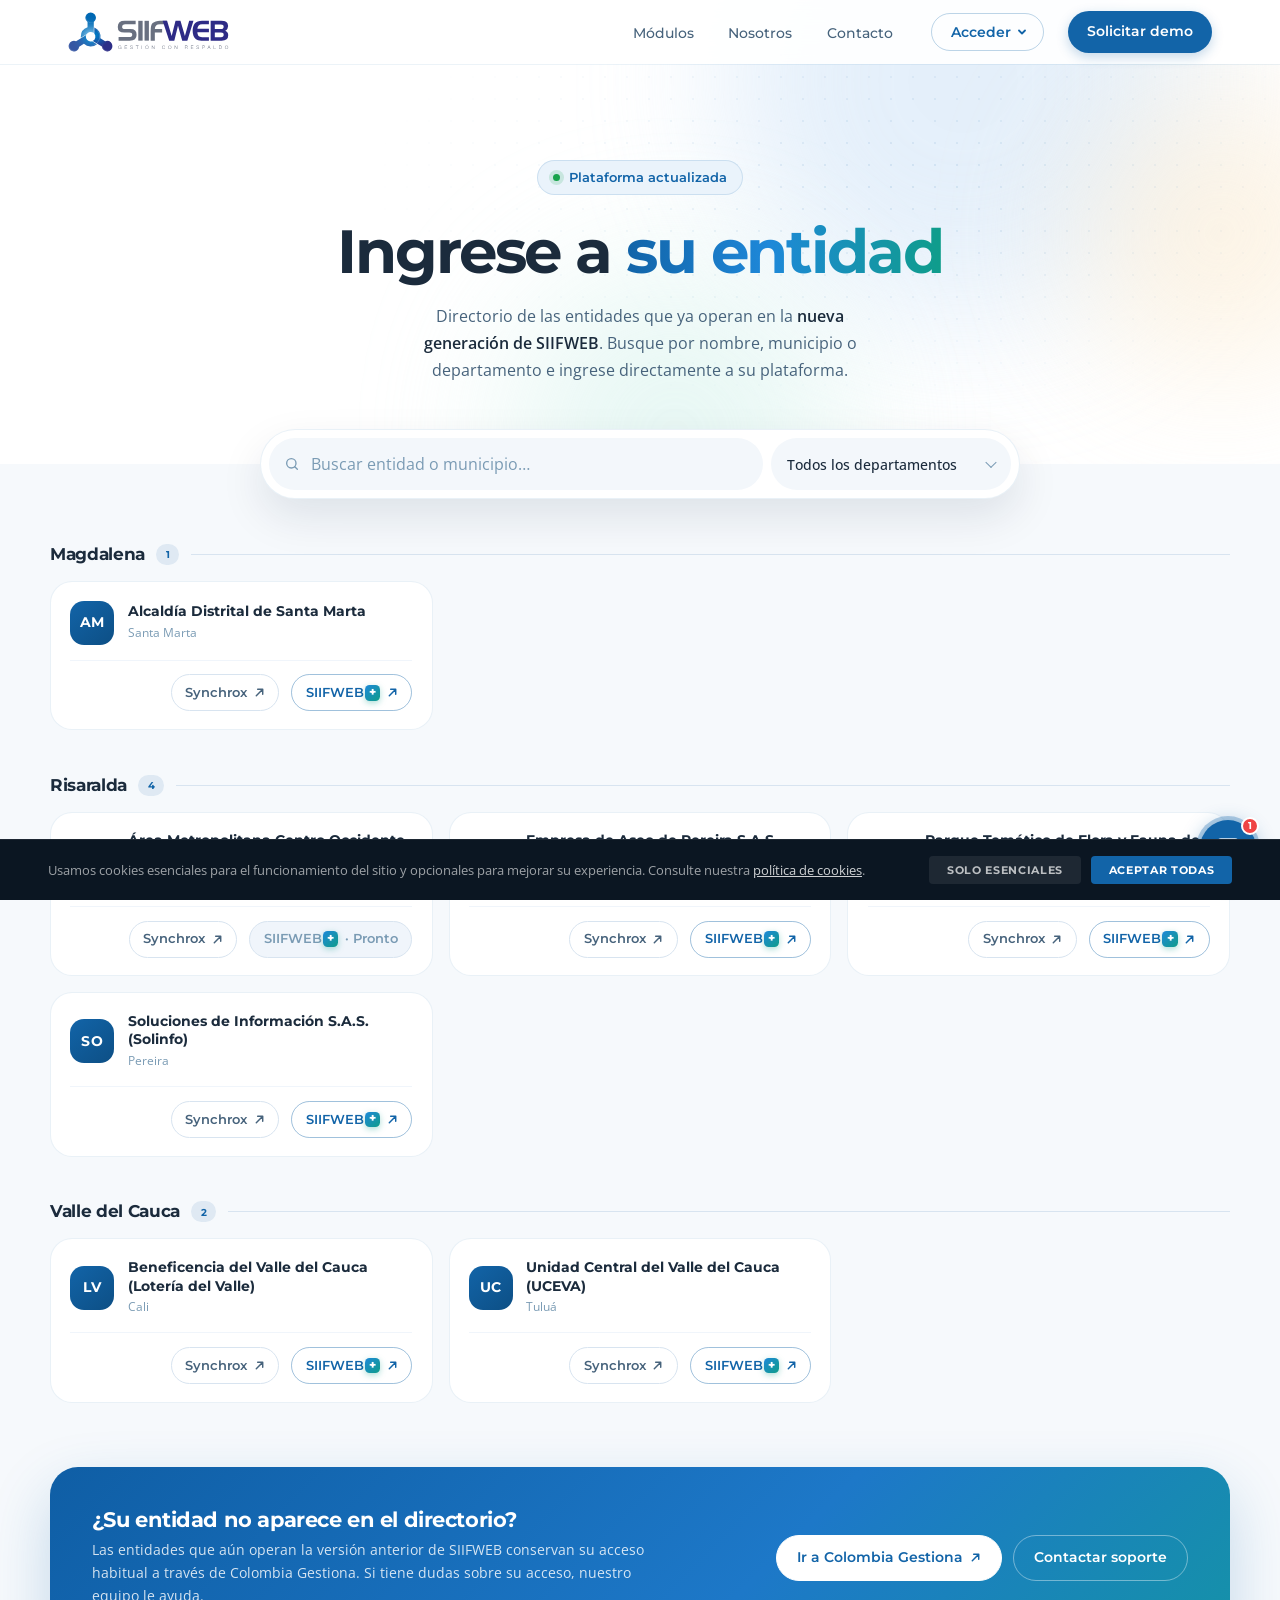
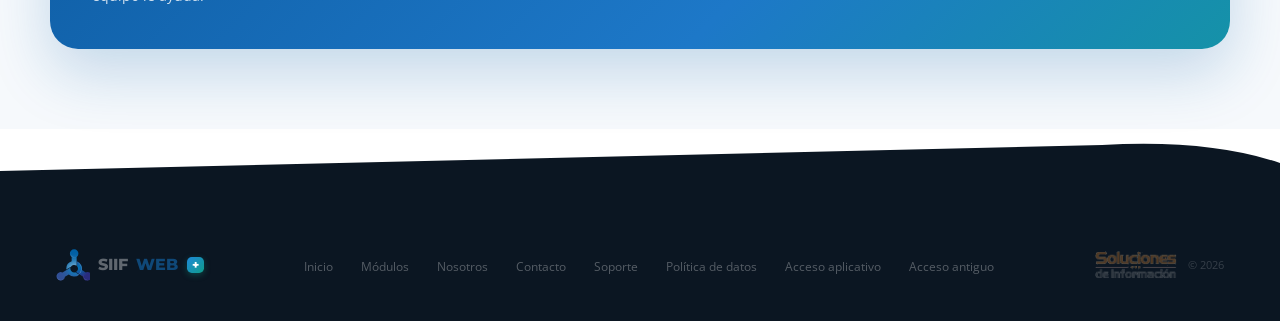
<file: acceso.html>
<!DOCTYPE html>
<html lang="es">
<head>
  <meta charset="UTF-8">
  <meta name="viewport" content="width=device-width, initial-scale=1.0">
  <title>Acceso a SIIFWEB+ y Synchrox | Directorio de entidades</title>
  <meta name="description" content="Directorio de las entidades que operan en SIIFWEB+: ingrese a la plataforma de su entidad y a Synchrox.">
  <link rel="canonical" href="https://www.siifweb.com/acceso.html">
  <meta name="theme-color" content="#1264A8">
  <meta property="og:type" content="website">
  <meta property="og:site_name" content="SIIFWEB">
  <meta property="og:locale" content="es_CO">
  <meta property="og:title" content="Acceso aplicativo — SIIFWEB">
  <meta property="og:description" content="Directorio de las entidades que operan en SIIFWEB+: ingrese a la plataforma de su entidad y a Synchrox.">
  <meta property="og:url" content="https://www.siifweb.com/acceso.html">
  <meta property="og:image" content="https://www.siifweb.com/assets/og-siifweb.jpg">
  <meta property="og:image:width" content="1200">
  <meta property="og:image:height" content="630">
  <meta property="og:image:alt" content="SIIFWEB: la gestión pública, en una sola plataforma">
  <meta name="twitter:card" content="summary_large_image">
  <link rel="preconnect" href="https://fonts.googleapis.com">
  <link rel="preconnect" href="https://fonts.gstatic.com" crossorigin>
  <link href="https://fonts.googleapis.com/css2?family=Montserrat:wght@300;400;500;600;700;800&family=Open+Sans:wght@300;400;600&display=swap" rel="stylesheet">
  <link rel="icon" href="assets/favicon.ico" sizes="any">
  <link rel="apple-touch-icon" href="assets/apple-touch-icon.png">
  <link rel="stylesheet" href="css/common.css">
  <link rel="stylesheet" href="css/acceso.css">
  <link rel="stylesheet" href="css/chat.css">
  <link rel="stylesheet" href="css/theme.css">
  <script type="application/ld+json">
{
    "@context": "https://schema.org",
    "@graph": [
      {
        "@type": "BreadcrumbList",
        "itemListElement": [
          {
            "@type": "ListItem",
            "position": 1,
            "name": "Inicio",
            "item": "https://www.siifweb.com/"
          },
          {
            "@type": "ListItem",
            "position": 2,
            "name": "Acceso aplicativo",
            "item": "https://www.siifweb.com/acceso.html"
          }
        ]
      }
    ]
  }
  </script>
</head>
<body>

<nav id="nav">
  <div class="nav-inner">
    <a class="nav-logo" href="./">
      <img src="assets/logo-navbar.svg" alt="SIIFWEB" width="161" height="40">
    </a>
    <ul class="nav-links">
      <li><a href="./modulos.html">M&oacute;dulos</a></li>
      <li><a href="./nosotros.html">Nosotros</a></li>
      <li><a href="./#contacto">Contacto</a></li>
      <li class="nav-links-sep" aria-hidden="true"></li>
      <li class="nav-mob-access"><a href="./acceso.html">Acceso aplicativo <span class="brand-plus">SIIFWEB<span class="plus-chip" aria-hidden="true">+</span></span></a></li>
      <li class="nav-mob-access"><a href="https://www.colombiagestiona.com/entidades.html" target="_blank" rel="noreferrer">Acceso antiguo</a></li>
      <li class="nav-mob-access"><a href="https://soporte.solinfo.com.co" target="_blank" rel="noreferrer">Soporte</a></li>
      <li class="nav-mob-access nav-mob-disabled"><span>Acceso interno <span class="access-soon">Pr&oacute;ximamente</span></span></li>
      <li class="nav-mob-access nav-mob-disabled"><span>PQRS <span class="access-soon">Pr&oacute;ximamente</span></span></li>
    </ul>
    <div class="nav-access-wrap">
      <button class="nav-access" type="button" aria-haspopup="true" aria-expanded="false">
        Acceder
        <svg class="nav-access-chev" width="10" height="10" viewBox="0 0 10 10" fill="none" aria-hidden="true"><path d="M2 3.5l3 3 3-3" stroke="currentColor" stroke-width="1.8" stroke-linecap="round" stroke-linejoin="round"/></svg>
      </button>
      <div class="access-menu" role="menu">
        <div class="access-menu-header">Acceso</div>
        <a href="./acceso.html" class="access-item" role="menuitem">
          <span class="access-item-ico"><svg width="18" height="18" viewBox="0 0 24 24" fill="none"><path d="M3 21h18M5 21v-9M9.7 21v-9M14.3 21v-9M19 21v-9M3.5 9 12 3.5 20.5 9v0.5h-17V9Z" stroke="#1264A8" stroke-width="1.8" stroke-linecap="round" stroke-linejoin="round"/></svg></span>
          <span class="access-item-body"><span class="access-item-name">Acceso aplicativo</span><span class="access-item-desc">Entidades en <span class="brand-plus">SIIFWEB<span class="plus-chip" aria-hidden="true">+</span></span></span></span>
          <svg class="access-item-ext" width="12" height="12" viewBox="0 0 12 12" fill="none" aria-hidden="true"><path d="M4.5 2.5 8 6l-3.5 3.5" stroke="#7A9BB4" stroke-width="1.5" stroke-linecap="round" stroke-linejoin="round"/></svg>
        </a>
        <a href="https://www.colombiagestiona.com/entidades.html" class="access-item" target="_blank" rel="noreferrer" role="menuitem">
          <span class="access-item-ico"><svg width="18" height="18" viewBox="0 0 24 24" fill="none"><rect x="3" y="3" width="7" height="7" rx="1.5" stroke="#1264A8" stroke-width="1.8"/><rect x="14" y="3" width="7" height="7" rx="1.5" stroke="#1264A8" stroke-width="1.8"/><rect x="3" y="14" width="7" height="7" rx="1.5" stroke="#1264A8" stroke-width="1.8"/><rect x="14" y="14" width="7" height="7" rx="1.5" stroke="#1264A8" stroke-width="1.8"/></svg></span>
          <span class="access-item-body"><span class="access-item-name">Acceso antiguo</span><span class="access-item-desc">Versi&oacute;n anterior &middot; Colombia Gestiona</span></span>
          <svg class="access-item-ext" width="12" height="12" viewBox="0 0 12 12" fill="none" aria-hidden="true"><path d="M2.5 9.5l7-7M9.5 2.5H4M9.5 2.5v5.5" stroke="#7A9BB4" stroke-width="1.5" stroke-linecap="round" stroke-linejoin="round"/></svg>
        </a>
        <a href="https://soporte.solinfo.com.co" class="access-item" target="_blank" rel="noreferrer" role="menuitem">
          <span class="access-item-ico"><svg width="18" height="18" viewBox="0 0 24 24" fill="none"><path d="M12 22c5.523 0 10-4.477 10-10S17.523 2 12 2 2 6.477 2 12s4.477 10 10 10Z" stroke="#1264A8" stroke-width="1.8"/><path d="M9.09 9a3 3 0 0 1 5.83 1c0 2-3 3-3 3" stroke="#1264A8" stroke-width="1.8" stroke-linecap="round" stroke-linejoin="round"/><circle cx="12" cy="17" r=".5" fill="#1264A8" stroke="#1264A8"/></svg></span>
          <span class="access-item-body"><span class="access-item-name">Soporte</span><span class="access-item-desc">Mesa de ayuda Solinfo</span></span>
          <svg class="access-item-ext" width="12" height="12" viewBox="0 0 12 12" fill="none" aria-hidden="true"><path d="M2.5 9.5l7-7M9.5 2.5H4M9.5 2.5v5.5" stroke="#7A9BB4" stroke-width="1.5" stroke-linecap="round" stroke-linejoin="round"/></svg>
        </a>
        <div class="access-item access-item--disabled" role="menuitem" aria-disabled="true">
          <span class="access-item-ico"><svg width="18" height="18" viewBox="0 0 24 24" fill="none"><path d="M12 2l2.4 4.8L20 8l-4 3.9.95 5.5L12 15l-4.95 2.4.95-5.5L4 8l5.6-1.2L12 2Z" stroke="#7A9BB4" stroke-width="1.8" stroke-linejoin="round"/></svg></span>
          <span class="access-item-body"><span class="access-item-name">Acceso interno <span class="access-soon">Pr&oacute;ximamente</span></span><span class="access-item-desc">Plataforma de IA Solinfo</span></span>
          <svg class="access-item-lock" width="12" height="12" viewBox="0 0 12 12" fill="none" aria-hidden="true"><rect x="1.5" y="5.5" width="9" height="6" rx="1" stroke="#7A9BB4" stroke-width="1.3"/><path d="M3.5 5.5V3.5a2.5 2.5 0 0 1 5 0v2" stroke="#7A9BB4" stroke-width="1.3" stroke-linecap="round"/></svg>
        </div>
        <div class="access-item access-item--disabled" role="menuitem" aria-disabled="true">
          <span class="access-item-ico"><svg width="18" height="18" viewBox="0 0 24 24" fill="none"><path d="M14 2H6a2 2 0 0 0-2 2v16a2 2 0 0 0 2 2h12a2 2 0 0 0 2-2V8l-6-6z" stroke="#7A9BB4" stroke-width="1.8" stroke-linecap="round" stroke-linejoin="round"/><path d="M14 2v6h6M16 13H8M16 17H8M10 9H8" stroke="#7A9BB4" stroke-width="1.8" stroke-linecap="round"/></svg></span>
          <span class="access-item-body"><span class="access-item-name">PQRS <span class="access-soon">Pr&oacute;ximamente</span></span><span class="access-item-desc">Peticiones, quejas, reclamos y sugerencias</span></span>
          <svg class="access-item-lock" width="12" height="12" viewBox="0 0 12 12" fill="none" aria-hidden="true"><rect x="1.5" y="5.5" width="9" height="6" rx="1" stroke="#7A9BB4" stroke-width="1.3"/><path d="M3.5 5.5V3.5a2.5 2.5 0 0 1 5 0v2" stroke="#7A9BB4" stroke-width="1.3" stroke-linecap="round"/></svg>
        </div>
      </div>
    </div>
    <a class="nav-demo" href="./#contacto">Solicitar demo</a>
    <button class="nav-toggle" type="button" aria-label="Abrir men&uacute;" aria-controls="nav" aria-expanded="false">
      <span></span><span></span><span></span>
    </button>
  </div>
</nav>

<!-- Hero -->
<header class="page-hero page-hero--center acc-hero2">
  <div class="page-hero-bg" aria-hidden="true"><i></i><i></i><i></i></div>
  <div class="page-hero-inner">
    <span class="page-eyebrow"><span class="dot"></span>Plataforma actualizada</span>
    <h1>Ingrese a <span class="grad">su entidad</span></h1>
    <p class="page-hero-sub">Directorio de las entidades que ya operan en la <strong>nueva generaci&oacute;n de SIIFWEB</strong>. Busque por nombre, municipio o departamento e ingrese directamente a su plataforma.</p>
  </div>
</header>

<!-- Directorio -->
<main class="acc-main">
  <div class="acc-main-inner">

    <!-- Buscador y filtros -->
    <div class="acc-toolbar">
      <div class="acc-toolbar-row">
        <div class="acc-search">
          <svg width="16" height="16" viewBox="0 0 24 24" fill="none" aria-hidden="true"><circle cx="11" cy="11" r="7" stroke="#7A9BB4" stroke-width="2"/><path d="m20 20-3.8-3.8" stroke="#7A9BB4" stroke-width="2" stroke-linecap="round"/></svg>
          <input type="search" id="acc-search" placeholder="Buscar entidad o municipio&hellip;" autocomplete="off" aria-label="Buscar entidad o municipio">
        </div>
        <div class="acc-select-wrap">
          <select id="acc-dep" aria-label="Filtrar por departamento">
            <option value="">Todos los departamentos</option>
          </select>
        </div>
      </div>
    </div>

    <!-- Tarjetas agrupadas por departamento (render din&aacute;mico) -->
    <div id="acc-directory"></div>

    <!-- Sin resultados -->
    <div class="acc-empty" id="acc-empty">
      <div class="acc-empty-ico">
        <svg width="26" height="26" viewBox="0 0 24 24" fill="none" aria-hidden="true"><circle cx="11" cy="11" r="7" stroke="#7A9BB4" stroke-width="1.8"/><path d="m20 20-3.8-3.8M8.5 11h5" stroke="#7A9BB4" stroke-width="1.8" stroke-linecap="round"/></svg>
      </div>
      <h3>No encontramos resultados</h3>
      <p>Revise la escritura o limpie los filtros. Si su entidad opera en la versi&oacute;n anterior, ingrese por Colombia Gestiona.</p>
      <button type="button" id="acc-reset">Limpiar filtros</button>
    </div>

    <!-- Entidades en la versi&oacute;n anterior -->
    <div class="acc-cta sr">
      <div class="acc-cta-txt">
        <h3>&iquest;Su entidad no aparece en el directorio?</h3>
        <p>Las entidades que a&uacute;n operan la versi&oacute;n anterior de SIIFWEB conservan su acceso habitual a trav&eacute;s de Colombia Gestiona. Si tiene dudas sobre su acceso, nuestro equipo le ayuda.</p>
      </div>
      <div class="acc-cta-acts">
        <a class="acc-cta-btn acc-cta-btn--solid" href="https://www.colombiagestiona.com/entidades.html" target="_blank" rel="noreferrer">
          Ir a Colombia Gestiona
          <svg width="11" height="11" viewBox="0 0 12 12" fill="none" aria-hidden="true"><path d="M2.5 9.5l7-7M9.5 2.5H4M9.5 2.5v5.5" stroke="currentColor" stroke-width="1.6" stroke-linecap="round" stroke-linejoin="round"/></svg>
        </a>
        <a class="acc-cta-btn acc-cta-btn--ghost" href="https://soporte.solinfo.com.co" target="_blank" rel="noreferrer">Contactar soporte</a>
      </div>
    </div>

  </div>
</main>

<div class="footer-curve"><svg viewBox="0 0 1440 80" preserveAspectRatio="none" xmlns="http://www.w3.org/2000/svg"><path d="M0,80 L1440,80 L1440,34 Q1360,10 1240,16 L0,42 Z" fill="#0B1622"/></svg></div>
<footer>
  <div class="footer-in">
    <div class="fl">
      <span class="footer-icon" aria-hidden="true"><img src="assets/logo-navbar.svg" alt="" width="129" height="32"></span>
      SIIF<span>WEB</span><span class="plus-chip" aria-hidden="true">+</span>
    </div>
    <ul class="fn">
      <li><a href="./">Inicio</a></li>
      <li><a href="./modulos.html">M&oacute;dulos</a></li>
      <li><a href="./nosotros.html">Nosotros</a></li>
      <li><a href="./#contacto">Contacto</a></li>
      <li><a href="https://soporte.solinfo.com.co" target="_blank" rel="noreferrer">Soporte</a></li>
      <li><a href="./politica-privacidad.html">Pol&iacute;tica de datos</a></li>
      <li><a href="./acceso.html">Acceso aplicativo</a></li>
      <li><a href="https://www.colombiagestiona.com/entidades.html" target="_blank" rel="noreferrer">Acceso antiguo</a></li>
    </ul>
    <div class="fc">
      <img src="assets/soluciones-info.webp" alt="Soluciones de Informaci&oacute;n" height="28" class="footer-company-logo">
      <span>&copy; 2026</span>
    </div>
  </div>
</footer>

<script src="js/entidades.js"></script>
<script src="js/acceso.js"></script>
<script src="js/index.js"></script>
<script src="js/chat.js"></script>
</body>
</html>
</file>
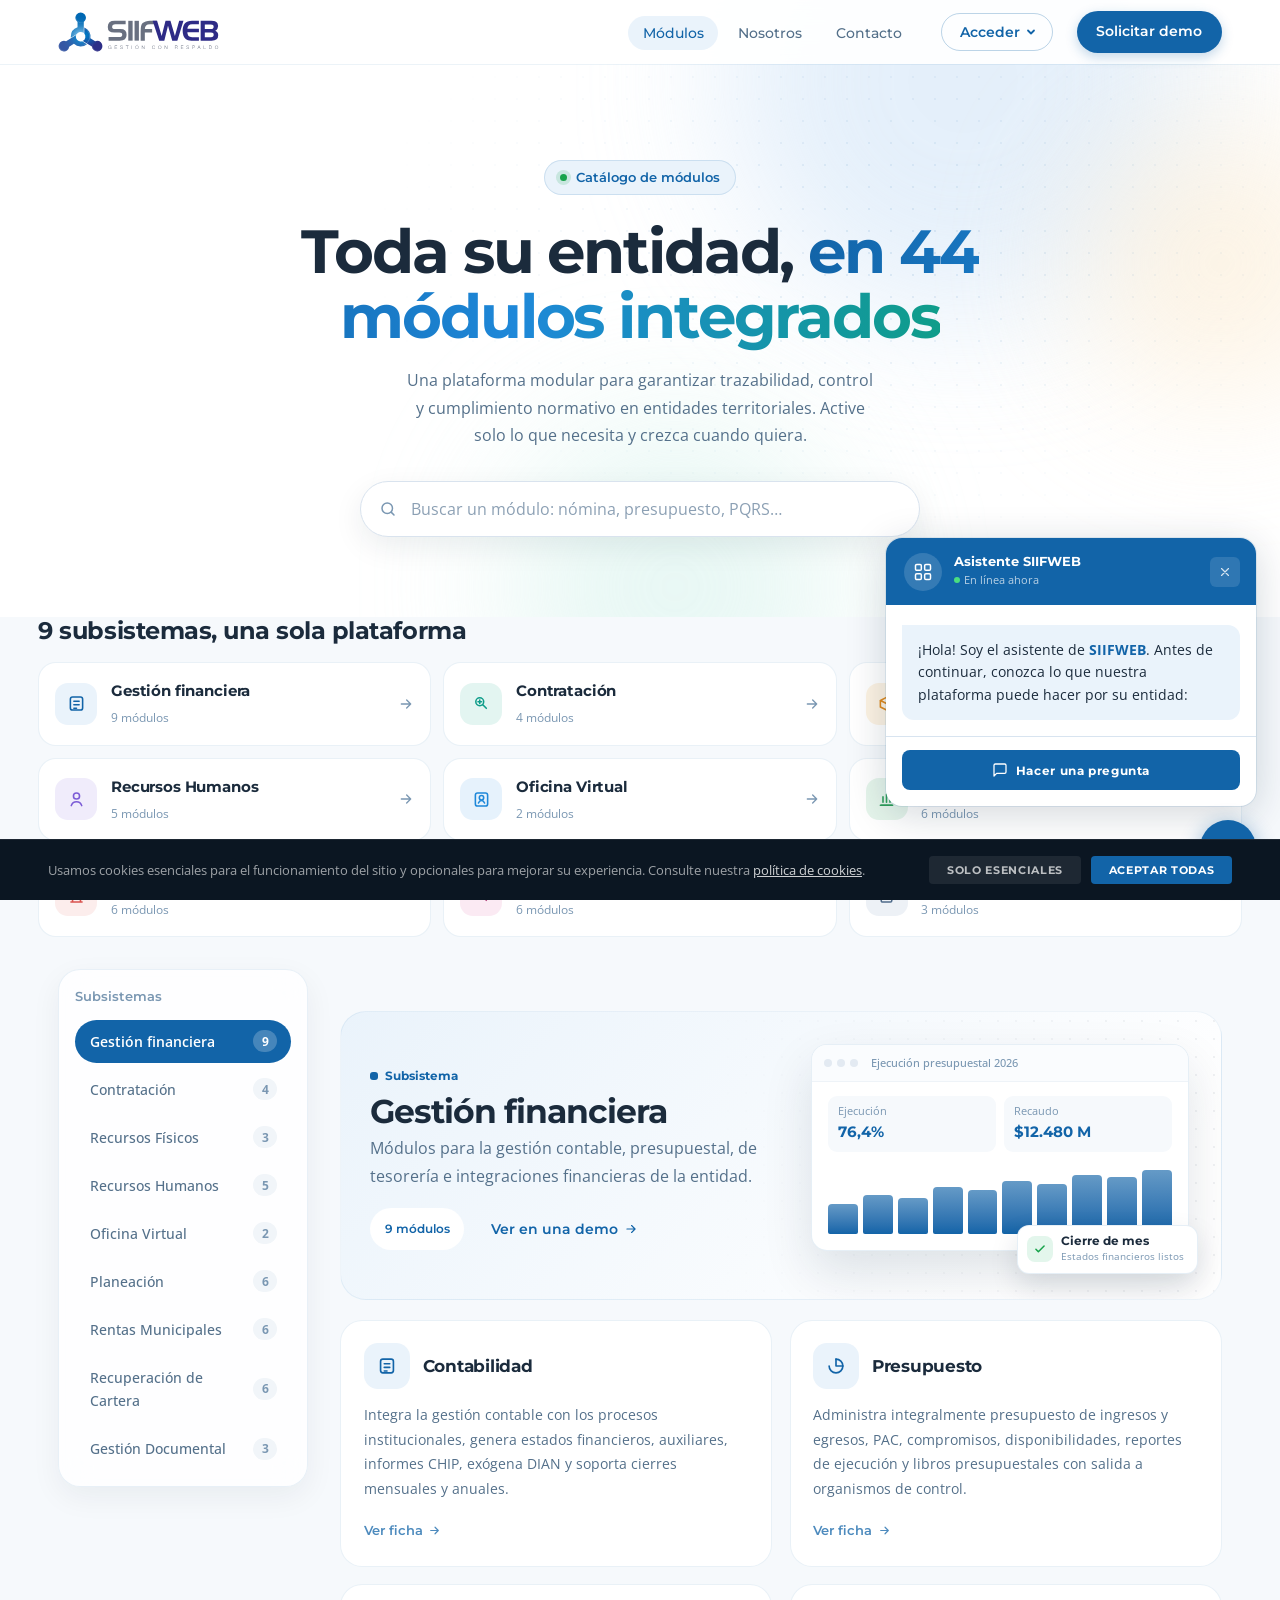
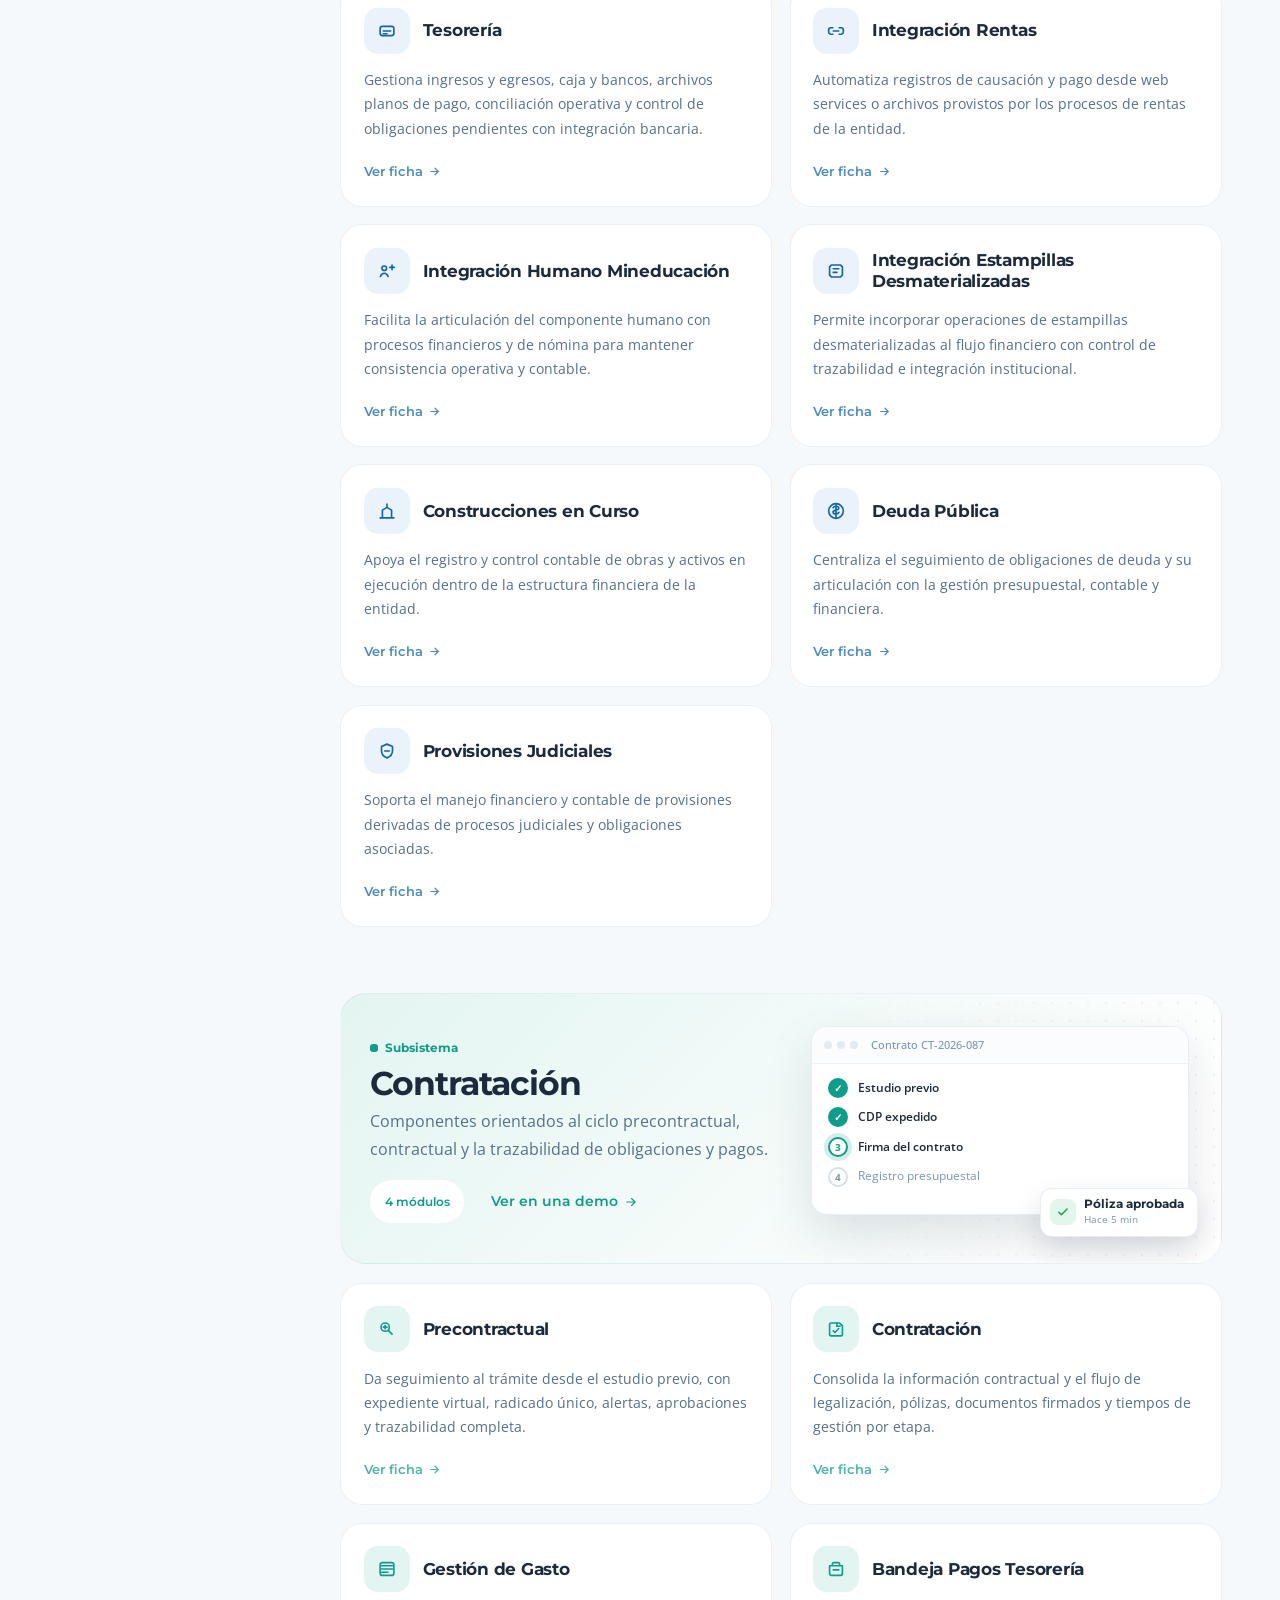
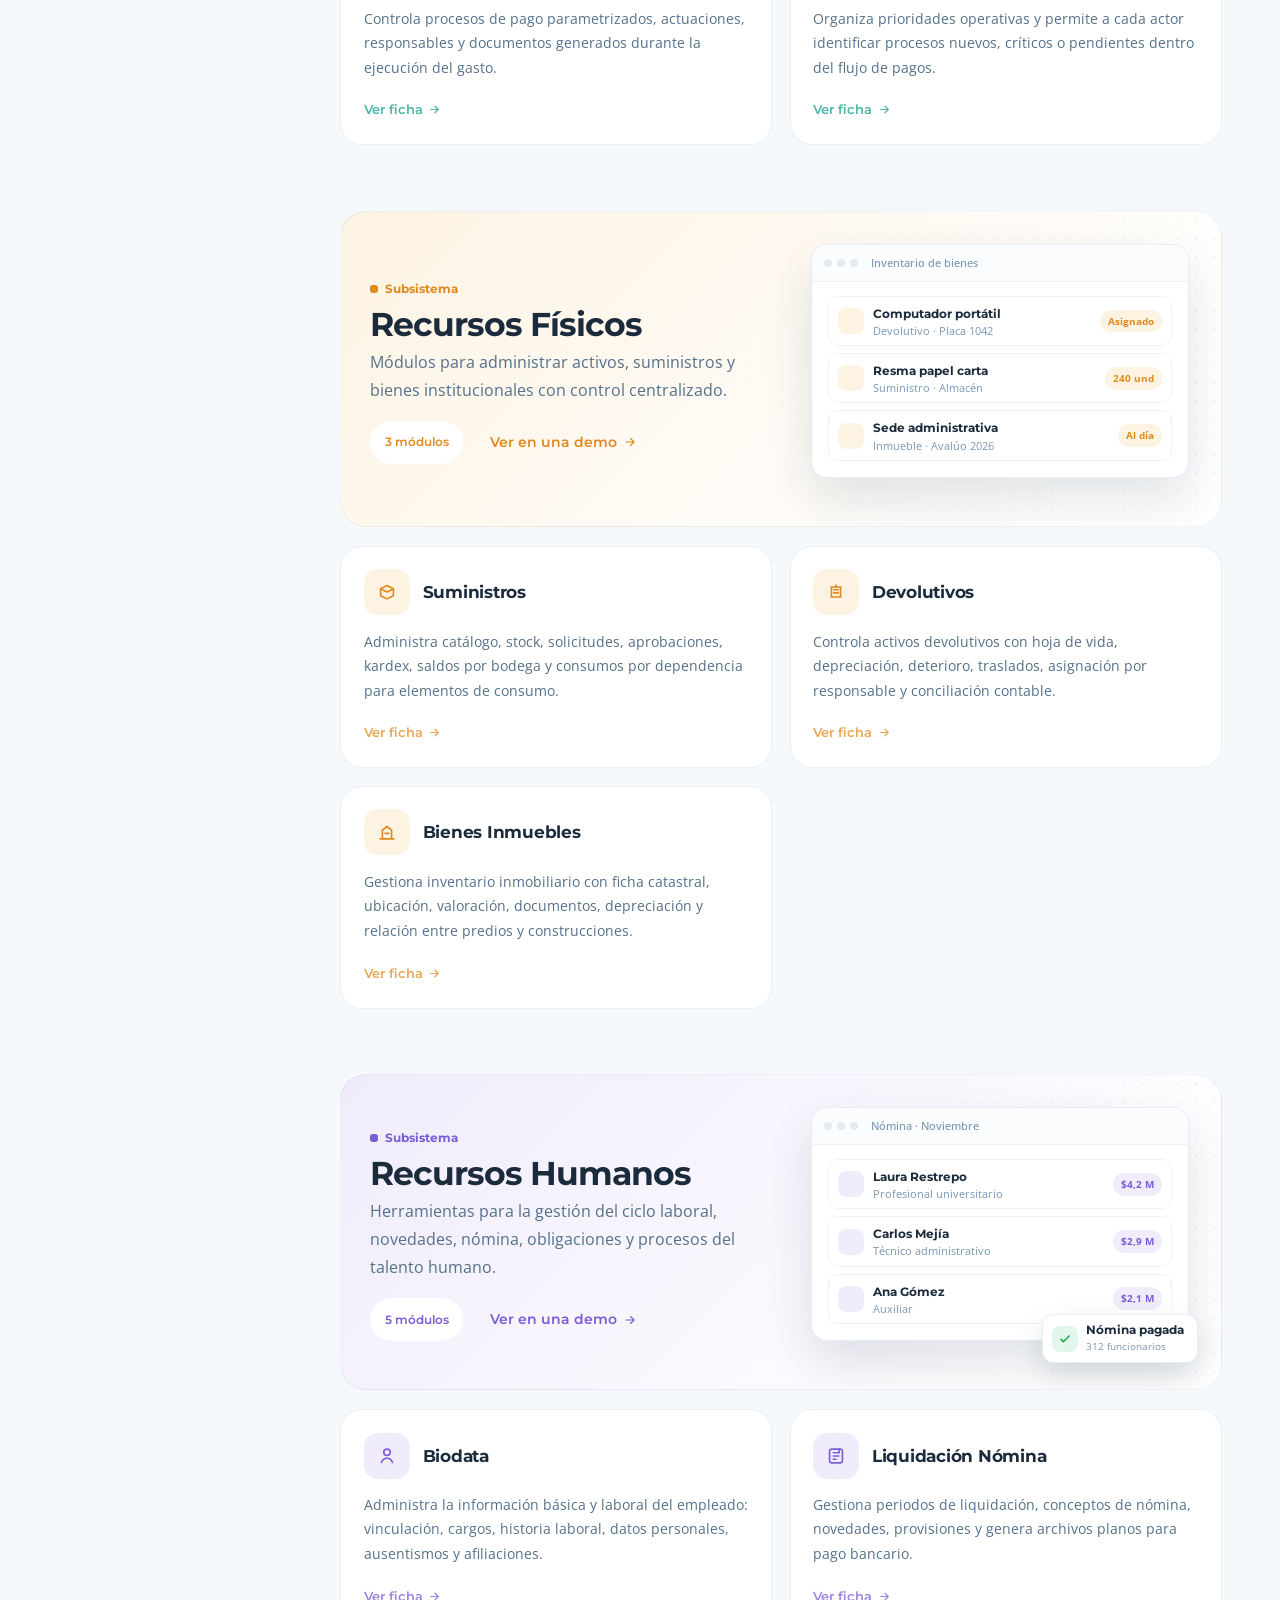
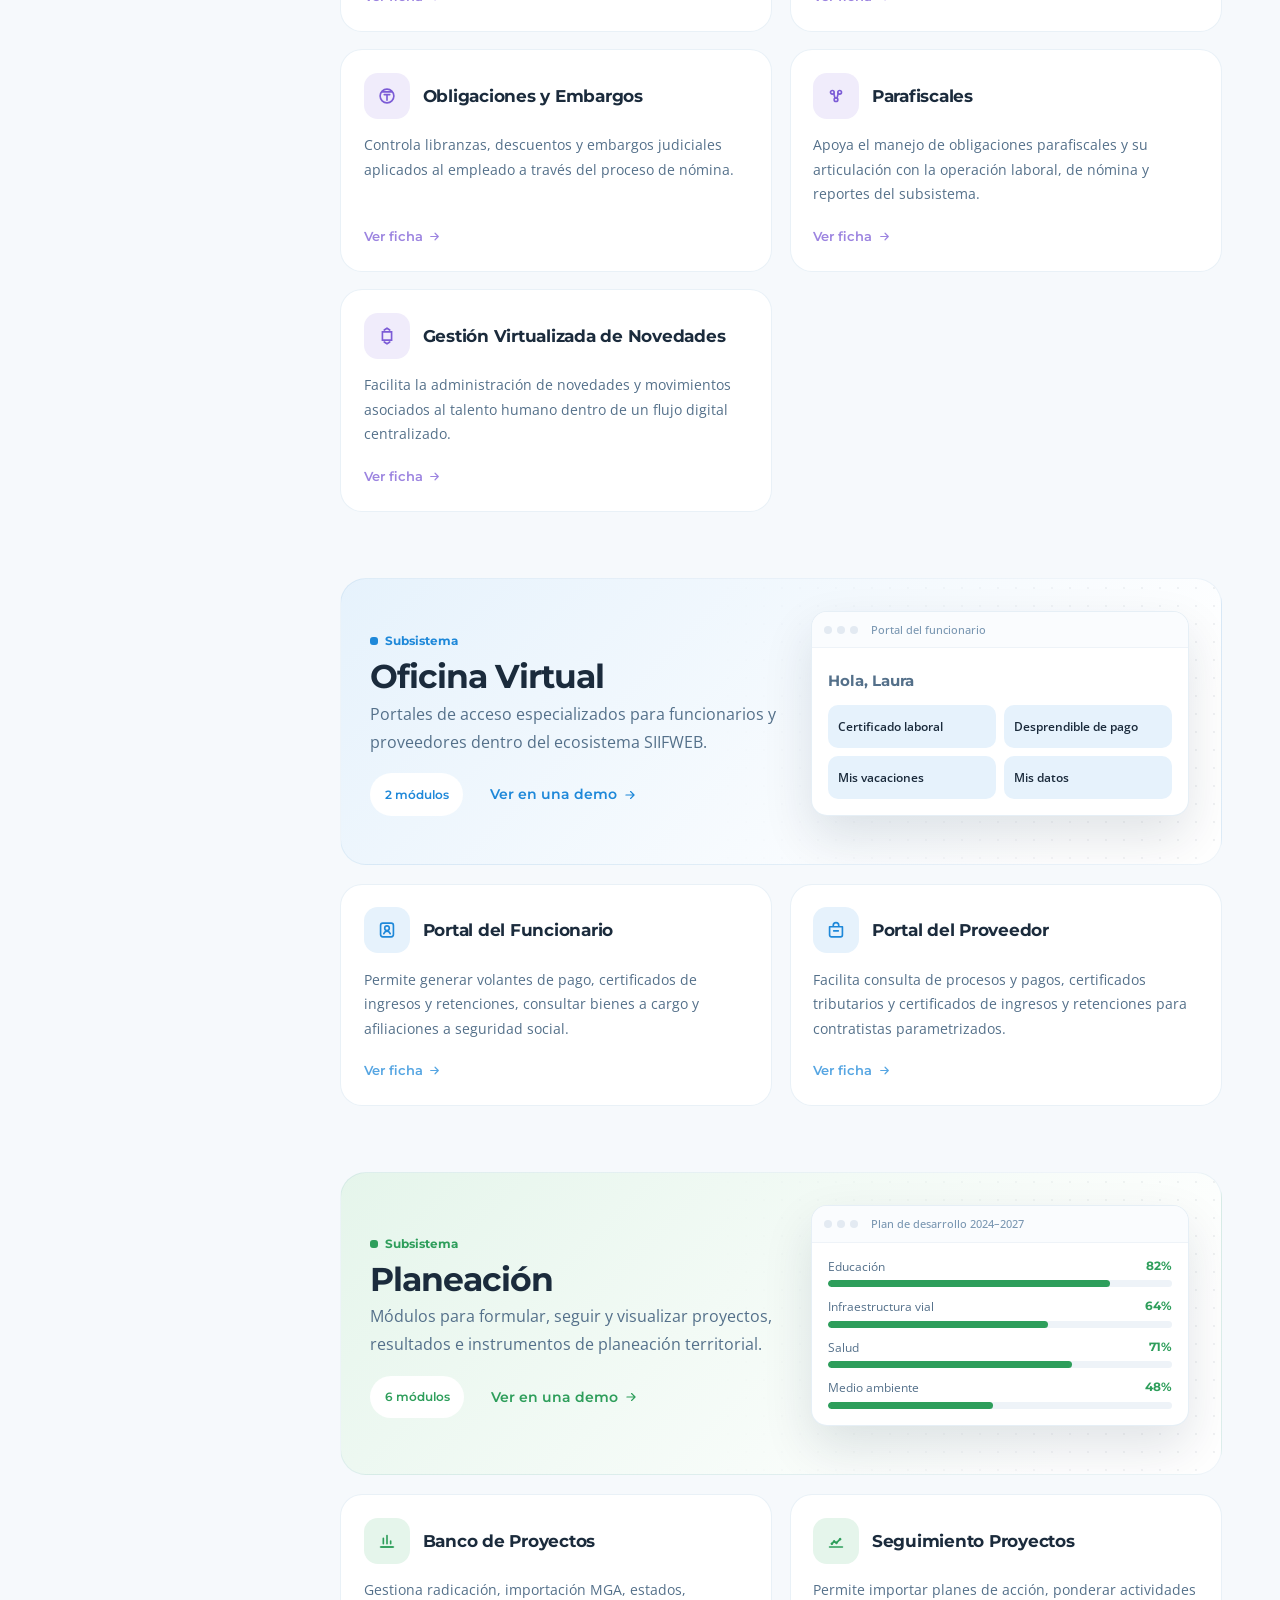
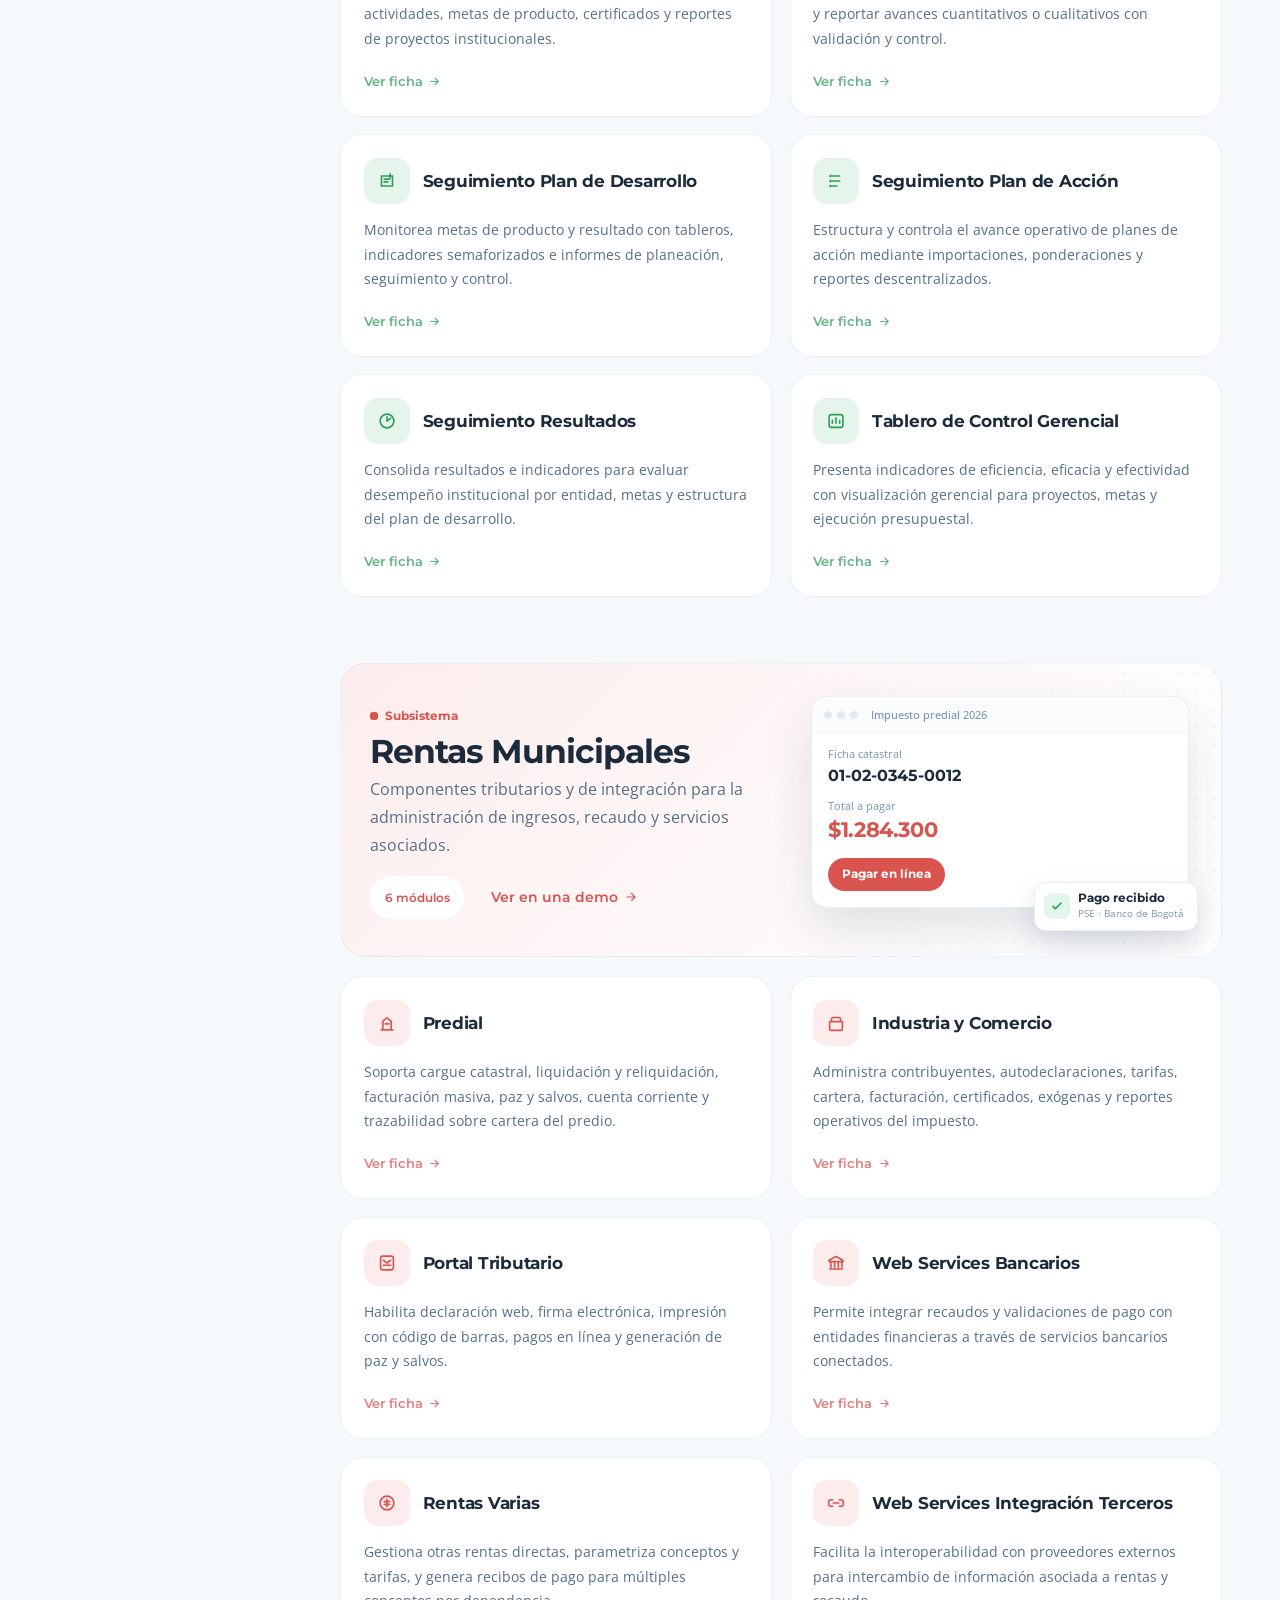
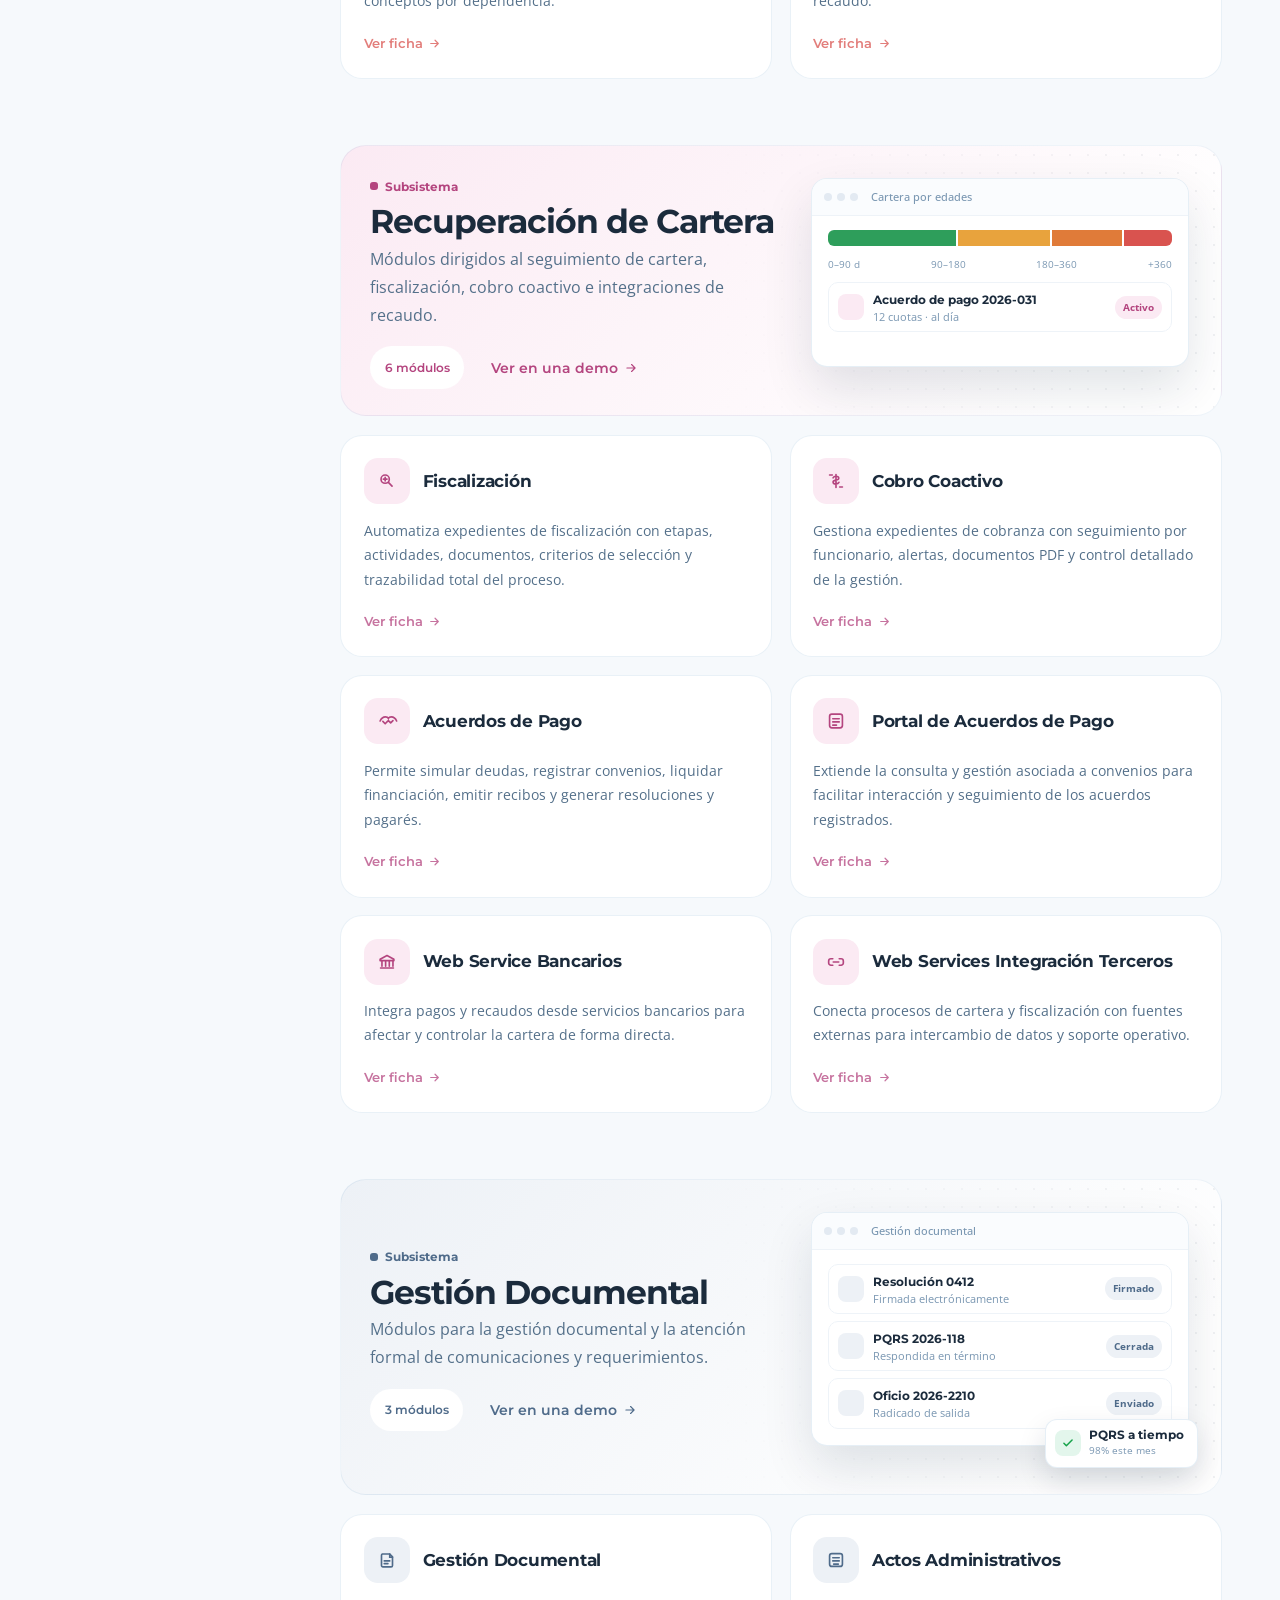
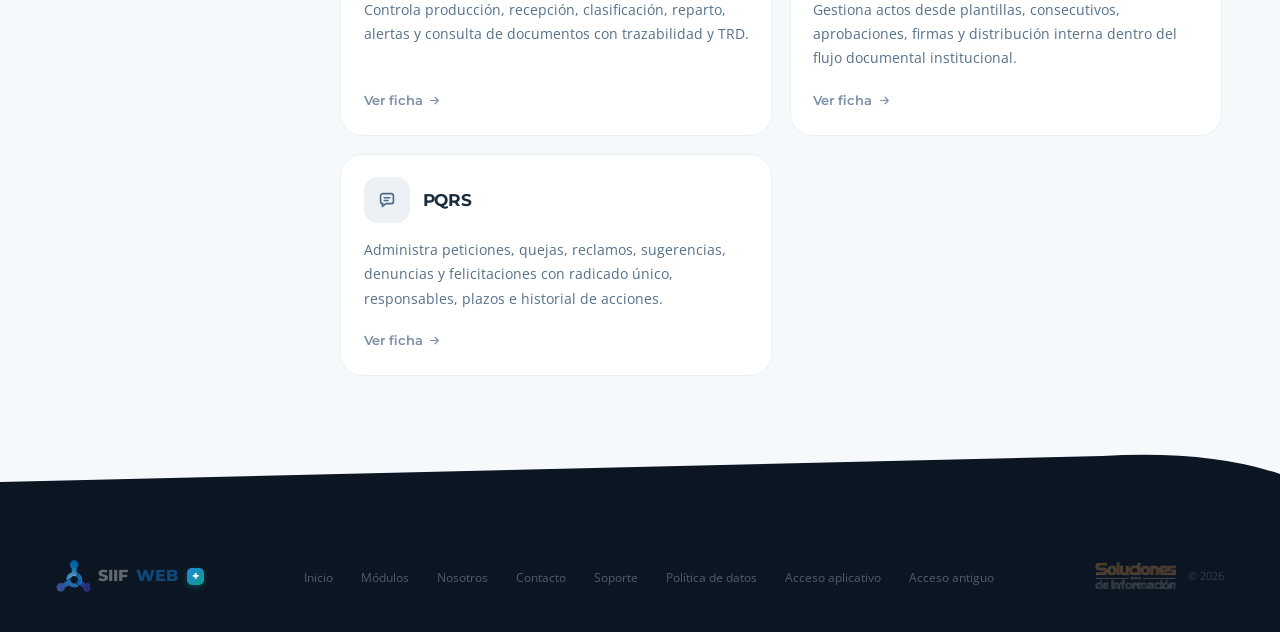
<file: modulos.html>
<!DOCTYPE html>
<html lang="es">
<head>
  <meta charset="UTF-8">
  <meta name="viewport" content="width=device-width, initial-scale=1.0">
  <title>M&oacute;dulos de SIIFWEB: presupuesto, contabilidad, n&oacute;mina y m&aacute;s</title>
  <meta name="description" content="Conozca los 44 módulos integrados de SIIFWEB para entidades territoriales: trazabilidad, control y cumplimiento normativo. Active solo lo que necesita.">
  <link rel="canonical" href="https://www.siifweb.com/modulos.html">
  <meta name="theme-color" content="#1264A8">
  <meta property="og:type" content="website">
  <meta property="og:site_name" content="SIIFWEB">
  <meta property="og:locale" content="es_CO">
  <meta property="og:title" content="Módulos de SIIFWEB — 44 módulos integrados">
  <meta property="og:description" content="Conozca los 44 módulos integrados de SIIFWEB para entidades territoriales: trazabilidad, control y cumplimiento normativo. Active solo lo que necesita.">
  <meta property="og:url" content="https://www.siifweb.com/modulos.html">
  <meta property="og:image" content="https://www.siifweb.com/assets/og-siifweb.jpg">
  <meta property="og:image:width" content="1200">
  <meta property="og:image:height" content="630">
  <meta property="og:image:alt" content="SIIFWEB: la gestión pública, en una sola plataforma">
  <meta name="twitter:card" content="summary_large_image">
  <link rel="preconnect" href="https://fonts.googleapis.com">
  <link rel="preconnect" href="https://fonts.gstatic.com" crossorigin>
  <link href="https://fonts.googleapis.com/css2?family=Montserrat:wght@400;500;600;700;800&family=Open+Sans:wght@400;600&display=swap" rel="stylesheet">
  <link rel="icon" href="assets/favicon.ico" sizes="any">
  <link rel="apple-touch-icon" href="assets/apple-touch-icon.png">
  <link rel="stylesheet" href="css/common.css">
  <link rel="stylesheet" href="css/modulos.css">
  <link rel="stylesheet" href="css/chat.css">
  <link rel="stylesheet" href="css/theme.css">
  <script type="application/ld+json">
{
    "@context": "https://schema.org",
    "@graph": [
      {
        "@type": "WebPage",
        "url": "https://www.siifweb.com/modulos.html",
        "name": "Módulos de SIIFWEB",
        "about": {
          "@id": "https://www.siifweb.com/#siifweb"
        }
      },
      {
        "@type": "BreadcrumbList",
        "itemListElement": [
          {
            "@type": "ListItem",
            "position": 1,
            "name": "Inicio",
            "item": "https://www.siifweb.com/"
          },
          {
            "@type": "ListItem",
            "position": 2,
            "name": "Módulos",
            "item": "https://www.siifweb.com/modulos.html"
          }
        ]
      }
    ]
  }
  </script>
</head>
<body>
<nav id="nav">
  <div class="nav-inner">
    <a class="nav-logo" href="./">
      <img src="assets/logo-navbar.svg" alt="SIIFWEB" width="161" height="40">
    </a>
    <ul class="nav-links">
      <li><a href="./modulos.html">M&oacute;dulos</a></li>
      <li><a href="./nosotros.html">Nosotros</a></li>
      <li><a href="./#contacto">Contacto</a></li>
      <li class="nav-links-sep" aria-hidden="true"></li>
      <li class="nav-mob-access"><a href="./acceso.html">Acceso aplicativo <span class="brand-plus">SIIFWEB<span class="plus-chip" aria-hidden="true">+</span></span></a></li>
      <li class="nav-mob-access"><a href="https://www.colombiagestiona.com/entidades.html" target="_blank" rel="noreferrer">Acceso antiguo</a></li>
      <li class="nav-mob-access"><a href="https://soporte.solinfo.com.co" target="_blank" rel="noreferrer">Soporte</a></li>
      <li class="nav-mob-access nav-mob-disabled"><span>Acceso interno <span class="access-soon">Pr&oacute;ximamente</span></span></li>
      <li class="nav-mob-access nav-mob-disabled"><span>PQRS <span class="access-soon">Pr&oacute;ximamente</span></span></li>
    </ul>
    <div class="nav-access-wrap">
      <button class="nav-access" type="button" aria-haspopup="true" aria-expanded="false">
        Acceder
        <svg class="nav-access-chev" width="10" height="10" viewBox="0 0 10 10" fill="none" aria-hidden="true"><path d="M2 3.5l3 3 3-3" stroke="currentColor" stroke-width="1.8" stroke-linecap="round" stroke-linejoin="round"/></svg>
      </button>
      <div class="access-menu" role="menu">
        <div class="access-menu-header">Acceso</div>
        <a href="./acceso.html" class="access-item" role="menuitem">
          <span class="access-item-ico"><svg width="18" height="18" viewBox="0 0 24 24" fill="none"><path d="M3 21h18M5 21v-9M9.7 21v-9M14.3 21v-9M19 21v-9M3.5 9 12 3.5 20.5 9v0.5h-17V9Z" stroke="#1264A8" stroke-width="1.8" stroke-linecap="round" stroke-linejoin="round"/></svg></span>
          <span class="access-item-body"><span class="access-item-name">Acceso aplicativo</span><span class="access-item-desc">Entidades en <span class="brand-plus">SIIFWEB<span class="plus-chip" aria-hidden="true">+</span></span></span></span>
          <svg class="access-item-ext" width="12" height="12" viewBox="0 0 12 12" fill="none" aria-hidden="true"><path d="M4.5 2.5 8 6l-3.5 3.5" stroke="#7A9BB4" stroke-width="1.5" stroke-linecap="round" stroke-linejoin="round"/></svg>
        </a>
        <a href="https://www.colombiagestiona.com/entidades.html" class="access-item" target="_blank" rel="noreferrer" role="menuitem">
          <span class="access-item-ico"><svg width="18" height="18" viewBox="0 0 24 24" fill="none"><rect x="3" y="3" width="7" height="7" rx="1.5" stroke="#1264A8" stroke-width="1.8"/><rect x="14" y="3" width="7" height="7" rx="1.5" stroke="#1264A8" stroke-width="1.8"/><rect x="3" y="14" width="7" height="7" rx="1.5" stroke="#1264A8" stroke-width="1.8"/><rect x="14" y="14" width="7" height="7" rx="1.5" stroke="#1264A8" stroke-width="1.8"/></svg></span>
          <span class="access-item-body"><span class="access-item-name">Acceso antiguo</span><span class="access-item-desc">Versi&oacute;n anterior &middot; Colombia Gestiona</span></span>
          <svg class="access-item-ext" width="12" height="12" viewBox="0 0 12 12" fill="none" aria-hidden="true"><path d="M2.5 9.5l7-7M9.5 2.5H4M9.5 2.5v5.5" stroke="#7A9BB4" stroke-width="1.5" stroke-linecap="round" stroke-linejoin="round"/></svg>
        </a>
        <a href="https://soporte.solinfo.com.co" class="access-item" target="_blank" rel="noreferrer" role="menuitem">
          <span class="access-item-ico"><svg width="18" height="18" viewBox="0 0 24 24" fill="none"><path d="M12 22c5.523 0 10-4.477 10-10S17.523 2 12 2 2 6.477 2 12s4.477 10 10 10Z" stroke="#1264A8" stroke-width="1.8"/><path d="M9.09 9a3 3 0 0 1 5.83 1c0 2-3 3-3 3" stroke="#1264A8" stroke-width="1.8" stroke-linecap="round" stroke-linejoin="round"/><circle cx="12" cy="17" r=".5" fill="#1264A8" stroke="#1264A8"/></svg></span>
          <span class="access-item-body"><span class="access-item-name">Soporte</span><span class="access-item-desc">Mesa de ayuda Solinfo</span></span>
          <svg class="access-item-ext" width="12" height="12" viewBox="0 0 12 12" fill="none" aria-hidden="true"><path d="M2.5 9.5l7-7M9.5 2.5H4M9.5 2.5v5.5" stroke="#7A9BB4" stroke-width="1.5" stroke-linecap="round" stroke-linejoin="round"/></svg>
        </a>
        <div class="access-item access-item--disabled" role="menuitem" aria-disabled="true">
          <span class="access-item-ico"><svg width="18" height="18" viewBox="0 0 24 24" fill="none"><path d="M12 2l2.4 4.8L20 8l-4 3.9.95 5.5L12 15l-4.95 2.4.95-5.5L4 8l5.6-1.2L12 2Z" stroke="#7A9BB4" stroke-width="1.8" stroke-linejoin="round"/></svg></span>
          <span class="access-item-body"><span class="access-item-name">Acceso interno <span class="access-soon">Pr&oacute;ximamente</span></span><span class="access-item-desc">Plataforma de IA Solinfo</span></span>
          <svg class="access-item-lock" width="12" height="12" viewBox="0 0 12 12" fill="none" aria-hidden="true"><rect x="1.5" y="5.5" width="9" height="6" rx="1" stroke="#7A9BB4" stroke-width="1.3"/><path d="M3.5 5.5V3.5a2.5 2.5 0 0 1 5 0v2" stroke="#7A9BB4" stroke-width="1.3" stroke-linecap="round"/></svg>
        </div>
        <div class="access-item access-item--disabled" role="menuitem" aria-disabled="true">
          <span class="access-item-ico"><svg width="18" height="18" viewBox="0 0 24 24" fill="none"><path d="M14 2H6a2 2 0 0 0-2 2v16a2 2 0 0 0 2 2h12a2 2 0 0 0 2-2V8l-6-6z" stroke="#7A9BB4" stroke-width="1.8" stroke-linecap="round" stroke-linejoin="round"/><path d="M14 2v6h6M16 13H8M16 17H8M10 9H8" stroke="#7A9BB4" stroke-width="1.8" stroke-linecap="round"/></svg></span>
          <span class="access-item-body"><span class="access-item-name">PQRS <span class="access-soon">Pr&oacute;ximamente</span></span><span class="access-item-desc">Peticiones, quejas, reclamos y sugerencias</span></span>
          <svg class="access-item-lock" width="12" height="12" viewBox="0 0 12 12" fill="none" aria-hidden="true"><rect x="1.5" y="5.5" width="9" height="6" rx="1" stroke="#7A9BB4" stroke-width="1.3"/><path d="M3.5 5.5V3.5a2.5 2.5 0 0 1 5 0v2" stroke="#7A9BB4" stroke-width="1.3" stroke-linecap="round"/></svg>
        </div>
      </div>
    </div>
    <a class="nav-demo" href="./#contacto">Solicitar demo</a>
    <button class="nav-toggle" type="button" aria-label="Abrir men&uacute;" aria-controls="nav" aria-expanded="false">
      <span></span><span></span><span></span>
    </button>
  </div>
</nav>

<section class="hero page-hero page-hero--center">
  <div class="page-hero-bg" aria-hidden="true"><i></i><i></i><i></i></div>
  <div class="page-hero-inner">
    <span class="page-eyebrow"><span class="dot"></span>Cat&aacute;logo de m&oacute;dulos</span>
    <h1>Toda su entidad, <span class="grad">en 44 m&oacute;dulos integrados</span></h1>
    <p class="page-hero-sub">Una plataforma modular para garantizar trazabilidad, control y cumplimiento normativo en entidades territoriales. Active solo lo que necesita y crezca cuando quiera.</p>
    <label class="mod-search">
      <svg width="18" height="18" viewBox="0 0 24 24" fill="none" aria-hidden="true"><circle cx="11" cy="11" r="7" stroke="currentColor" stroke-width="2"/><path d="m20 20-3.5-3.5" stroke="currentColor" stroke-width="2" stroke-linecap="round"/></svg>
      <input id="mod-q" type="search" placeholder="Buscar un m&oacute;dulo: n&oacute;mina, presupuesto, PQRS&hellip;" aria-label="Buscar m&oacute;dulo" autocomplete="off">
    </label>
  </div>
</section>

<section class="subs" aria-labelledby="subs-title">
  <div class="subs-in">
    <div class="subs-hd">
      <h2 id="subs-title">9 subsistemas, una sola plataforma</h2>
      <p>Elija un subsistema para ver sus m&oacute;dulos.</p>
    </div>
    <div class="subs-grid" id="subs-grid"></div>
  </div>
</section>

<main class="layout" id="catalogo">
  <aside class="sidebar">
    <div class="sidebar-label">Subsistemas</div>
    <nav id="side-nav"></nav>
  </aside>

  <div class="content" id="sections">
    <!-- prerender:modulos -->
    <section class="section" id="financiero">
      <h2>Gestión financiera</h2>
      <p>M&oacute;dulos para la gesti&oacute;n contable, presupuestal, de tesorer&iacute;a e integraciones financieras de la entidad.</p>
      <ul>
        <li><h3>Contabilidad</h3><p>Integra la gesti&oacute;n contable con los procesos institucionales, genera estados financieros, auxiliares, informes CHIP, ex&oacute;gena DIAN y soporta cierres mensuales y anuales.</p></li>
        <li><h3>Presupuesto</h3><p>Administra integralmente presupuesto de ingresos y egresos, PAC, compromisos, disponibilidades, reportes de ejecuci&oacute;n y libros presupuestales con salida a organismos de control.</p></li>
        <li><h3>Tesorer&iacute;a</h3><p>Gestiona ingresos y egresos, caja y bancos, archivos planos de pago, conciliaci&oacute;n operativa y control de obligaciones pendientes con integraci&oacute;n bancaria.</p></li>
        <li><h3>Integraci&oacute;n Rentas</h3><p>Automatiza registros de causaci&oacute;n y pago desde web services o archivos provistos por los procesos de rentas de la entidad.</p></li>
        <li><h3>Integraci&oacute;n Humano Mineducaci&oacute;n</h3><p>Facilita la articulaci&oacute;n del componente humano con procesos financieros y de n&oacute;mina para mantener consistencia operativa y contable.</p></li>
        <li><h3>Integraci&oacute;n Estampillas Desmaterializadas</h3><p>Permite incorporar operaciones de estampillas desmaterializadas al flujo financiero con control de trazabilidad e integraci&oacute;n institucional.</p></li>
        <li><h3>Construcciones en Curso</h3><p>Apoya el registro y control contable de obras y activos en ejecuci&oacute;n dentro de la estructura financiera de la entidad.</p></li>
        <li><h3>Deuda P&uacute;blica</h3><p>Centraliza el seguimiento de obligaciones de deuda y su articulaci&oacute;n con la gesti&oacute;n presupuestal, contable y financiera.</p></li>
        <li><h3>Provisiones Judiciales</h3><p>Soporta el manejo financiero y contable de provisiones derivadas de procesos judiciales y obligaciones asociadas.</p></li>
      </ul>
    </section>
    <section class="section" id="contratacion">
      <h2>Contratación</h2>
      <p>Componentes orientados al ciclo precontractual, contractual y la trazabilidad de obligaciones y pagos.</p>
      <ul>
        <li><h3>Precontractual</h3><p>Da seguimiento al tr&aacute;mite desde el estudio previo, con expediente virtual, radicado &uacute;nico, alertas, aprobaciones y trazabilidad completa.</p></li>
        <li><h3>Contrataci&oacute;n</h3><p>Consolida la informaci&oacute;n contractual y el flujo de legalizaci&oacute;n, p&oacute;lizas, documentos firmados y tiempos de gesti&oacute;n por etapa.</p></li>
        <li><h3>Gesti&oacute;n de Gasto</h3><p>Controla procesos de pago parametrizados, actuaciones, responsables y documentos generados durante la ejecuci&oacute;n del gasto.</p></li>
        <li><h3>Bandeja Pagos Tesorer&iacute;a</h3><p>Organiza prioridades operativas y permite a cada actor identificar procesos nuevos, cr&iacute;ticos o pendientes dentro del flujo de pagos.</p></li>
      </ul>
    </section>
    <section class="section" id="recursos-fisicos">
      <h2>Recursos Físicos</h2>
      <p>M&oacute;dulos para administrar activos, suministros y bienes institucionales con control centralizado.</p>
      <ul>
        <li><h3>Suministros</h3><p>Administra cat&aacute;logo, stock, solicitudes, aprobaciones, kardex, saldos por bodega y consumos por dependencia para elementos de consumo.</p></li>
        <li><h3>Devolutivos</h3><p>Controla activos devolutivos con hoja de vida, depreciaci&oacute;n, deterioro, traslados, asignaci&oacute;n por responsable y conciliaci&oacute;n contable.</p></li>
        <li><h3>Bienes Inmuebles</h3><p>Gestiona inventario inmobiliario con ficha catastral, ubicaci&oacute;n, valoraci&oacute;n, documentos, depreciaci&oacute;n y relaci&oacute;n entre predios y construcciones.</p></li>
      </ul>
    </section>
    <section class="section" id="recursos-humanos">
      <h2>Recursos Humanos</h2>
      <p>Herramientas para la gesti&oacute;n del ciclo laboral, novedades, n&oacute;mina, obligaciones y procesos del talento humano.</p>
      <ul>
        <li><h3>Biodata</h3><p>Administra la informaci&oacute;n b&aacute;sica y laboral del empleado: vinculaci&oacute;n, cargos, historia laboral, datos personales, ausentismos y afiliaciones.</p></li>
        <li><h3>Liquidaci&oacute;n N&oacute;mina</h3><p>Gestiona periodos de liquidaci&oacute;n, conceptos de n&oacute;mina, novedades, provisiones y genera archivos planos para pago bancario.</p></li>
        <li><h3>Obligaciones y Embargos</h3><p>Controla libranzas, descuentos y embargos judiciales aplicados al empleado a trav&eacute;s del proceso de n&oacute;mina.</p></li>
        <li><h3>Parafiscales</h3><p>Apoya el manejo de obligaciones parafiscales y su articulaci&oacute;n con la operaci&oacute;n laboral, de n&oacute;mina y reportes del subsistema.</p></li>
        <li><h3>Gesti&oacute;n Virtualizada de Novedades</h3><p>Facilita la administraci&oacute;n de novedades y movimientos asociados al talento humano dentro de un flujo digital centralizado.</p></li>
      </ul>
    </section>
    <section class="section" id="oficina-virtual">
      <h2>Oficina Virtual</h2>
      <p>Portales de acceso especializados para funcionarios y proveedores dentro del ecosistema SIIFWEB.</p>
      <ul>
        <li><h3>Portal del Funcionario</h3><p>Permite generar volantes de pago, certificados de ingresos y retenciones, consultar bienes a cargo y afiliaciones a seguridad social.</p></li>
        <li><h3>Portal del Proveedor</h3><p>Facilita consulta de procesos y pagos, certificados tributarios y certificados de ingresos y retenciones para contratistas parametrizados.</p></li>
      </ul>
    </section>
    <section class="section" id="planeacion">
      <h2>Planeación</h2>
      <p>M&oacute;dulos para formular, seguir y visualizar proyectos, resultados e instrumentos de planeaci&oacute;n territorial.</p>
      <ul>
        <li><h3>Banco de Proyectos</h3><p>Gestiona radicaci&oacute;n, importaci&oacute;n MGA, estados, actividades, metas de producto, certificados y reportes de proyectos institucionales.</p></li>
        <li><h3>Seguimiento Proyectos</h3><p>Permite importar planes de acci&oacute;n, ponderar actividades y reportar avances cuantitativos o cualitativos con validaci&oacute;n y control.</p></li>
        <li><h3>Seguimiento Plan de Desarrollo</h3><p>Monitorea metas de producto y resultado con tableros, indicadores semaforizados e informes de planeaci&oacute;n, seguimiento y control.</p></li>
        <li><h3>Seguimiento Plan de Acci&oacute;n</h3><p>Estructura y controla el avance operativo de planes de acci&oacute;n mediante importaciones, ponderaciones y reportes descentralizados.</p></li>
        <li><h3>Seguimiento Resultados</h3><p>Consolida resultados e indicadores para evaluar desempe&ntilde;o institucional por entidad, metas y estructura del plan de desarrollo.</p></li>
        <li><h3>Tablero de Control Gerencial</h3><p>Presenta indicadores de eficiencia, eficacia y efectividad con visualizaci&oacute;n gerencial para proyectos, metas y ejecuci&oacute;n presupuestal.</p></li>
      </ul>
    </section>
    <section class="section" id="rentas-municipales">
      <h2>Rentas Municipales</h2>
      <p>Componentes tributarios y de integraci&oacute;n para la administraci&oacute;n de ingresos, recaudo y servicios asociados.</p>
      <ul>
        <li><h3>Predial</h3><p>Soporta cargue catastral, liquidaci&oacute;n y reliquidaci&oacute;n, facturaci&oacute;n masiva, paz y salvos, cuenta corriente y trazabilidad sobre cartera del predio.</p></li>
        <li><h3>Industria y Comercio</h3><p>Administra contribuyentes, autodeclaraciones, tarifas, cartera, facturaci&oacute;n, certificados, ex&oacute;genas y reportes operativos del impuesto.</p></li>
        <li><h3>Portal Tributario</h3><p>Habilita declaraci&oacute;n web, firma electr&oacute;nica, impresi&oacute;n con c&oacute;digo de barras, pagos en l&iacute;nea y generaci&oacute;n de paz y salvos.</p></li>
        <li><h3>Web Services Bancarios</h3><p>Permite integrar recaudos y validaciones de pago con entidades financieras a trav&eacute;s de servicios bancarios conectados.</p></li>
        <li><h3>Rentas Varias</h3><p>Gestiona otras rentas directas, parametriza conceptos y tarifas, y genera recibos de pago para m&uacute;ltiples conceptos por dependencia.</p></li>
        <li><h3>Web Services Integraci&oacute;n Terceros</h3><p>Facilita la interoperabilidad con proveedores externos para intercambio de informaci&oacute;n asociada a rentas y recaudo.</p></li>
      </ul>
    </section>
    <section class="section" id="recuperacion-cartera">
      <h2>Recuperación de Cartera</h2>
      <p>M&oacute;dulos dirigidos al seguimiento de cartera, fiscalizaci&oacute;n, cobro coactivo e integraciones de recaudo.</p>
      <ul>
        <li><h3>Fiscalizaci&oacute;n</h3><p>Automatiza expedientes de fiscalizaci&oacute;n con etapas, actividades, documentos, criterios de selecci&oacute;n y trazabilidad total del proceso.</p></li>
        <li><h3>Cobro Coactivo</h3><p>Gestiona expedientes de cobranza con seguimiento por funcionario, alertas, documentos PDF y control detallado de la gesti&oacute;n.</p></li>
        <li><h3>Acuerdos de Pago</h3><p>Permite simular deudas, registrar convenios, liquidar financiaci&oacute;n, emitir recibos y generar resoluciones y pagar&eacute;s.</p></li>
        <li><h3>Portal de Acuerdos de Pago</h3><p>Extiende la consulta y gesti&oacute;n asociada a convenios para facilitar interacci&oacute;n y seguimiento de los acuerdos registrados.</p></li>
        <li><h3>Web Service Bancarios</h3><p>Integra pagos y recaudos desde servicios bancarios para afectar y controlar la cartera de forma directa.</p></li>
        <li><h3>Web Services Integraci&oacute;n Terceros</h3><p>Conecta procesos de cartera y fiscalizaci&oacute;n con fuentes externas para intercambio de datos y soporte operativo.</p></li>
      </ul>
    </section>
    <section class="section" id="gesdoc">
      <h2>Gestión Documental</h2>
      <p>M&oacute;dulos para la gesti&oacute;n documental y la atenci&oacute;n formal de comunicaciones y requerimientos.</p>
      <ul>
        <li><h3>Gesti&oacute;n Documental</h3><p>Controla producci&oacute;n, recepci&oacute;n, clasificaci&oacute;n, reparto, alertas y consulta de documentos con trazabilidad y TRD.</p></li>
        <li><h3>Actos Administrativos</h3><p>Gestiona actos desde plantillas, consecutivos, aprobaciones, firmas y distribuci&oacute;n interna dentro del flujo documental institucional.</p></li>
        <li><h3>PQRS</h3><p>Administra peticiones, quejas, reclamos, sugerencias, denuncias y felicitaciones con radicado &uacute;nico, responsables, plazos e historial de acciones.</p></li>
      </ul>
    </section>
    <!-- /prerender:modulos -->
  </div>
  <p class="mod-empty" id="mod-empty" hidden>No encontramos m&oacute;dulos con ese nombre. <a href="./#contacto">Cu&eacute;ntenos qu&eacute; necesita</a> y le orientamos.</p>
</main>

<div class="footer-curve"><svg viewBox="0 0 1440 80" preserveAspectRatio="none" xmlns="http://www.w3.org/2000/svg"><path d="M0,80 L1440,80 L1440,34 Q1360,10 1240,16 L0,42 Z" fill="#0B1622"/></svg></div>
<footer>
  <div class="footer-in">
    <div class="fl">
      <span class="footer-icon" aria-hidden="true"><img src="assets/logo-navbar.svg" alt="" width="129" height="32"></span>
      SIIF<span>WEB</span><span class="plus-chip" aria-hidden="true">+</span>
    </div>
    <ul class="fn">
      <li><a href="./">Inicio</a></li>
      <li><a href="./modulos.html">M&oacute;dulos</a></li>
      <li><a href="./nosotros.html">Nosotros</a></li>
      <li><a href="./#contacto">Contacto</a></li>
      <li><a href="https://soporte.solinfo.com.co" target="_blank" rel="noreferrer">Soporte</a></li>
      <li><a href="./politica-privacidad.html">Pol&iacute;tica de datos</a></li>
      <li><a href="./acceso.html">Acceso aplicativo</a></li>
      <li><a href="https://www.colombiagestiona.com/entidades.html" target="_blank" rel="noreferrer">Acceso antiguo</a></li>
    </ul>
    <div class="fc">
      <img src="assets/soluciones-info.webp" alt="Soluciones de Informaci&oacute;n" height="28" class="footer-company-logo">
      <span>&copy; 2026</span>
    </div>
  </div>
</footer>

<script src="js/modulos.js"></script>
<script>
  /* Active nav for modulos page */
  (function () {
    var p = window.location.pathname;
    document.querySelectorAll('.nav-links > li > a').forEach(function (a) {
      var href = a.getAttribute('href');
      if (!href || href.startsWith('http')) return;
      var clean = href.replace(/^\.\//, '').split('#')[0];
      var cleanNoExt = clean.replace(/\.html$/, '');
      if (clean && (p.endsWith('/' + clean) || p.endsWith('/' + cleanNoExt))) a.classList.add('active');
    });
  }());
</script>
<script src="js/chat.js"></script>
</body>
</html>
</file>
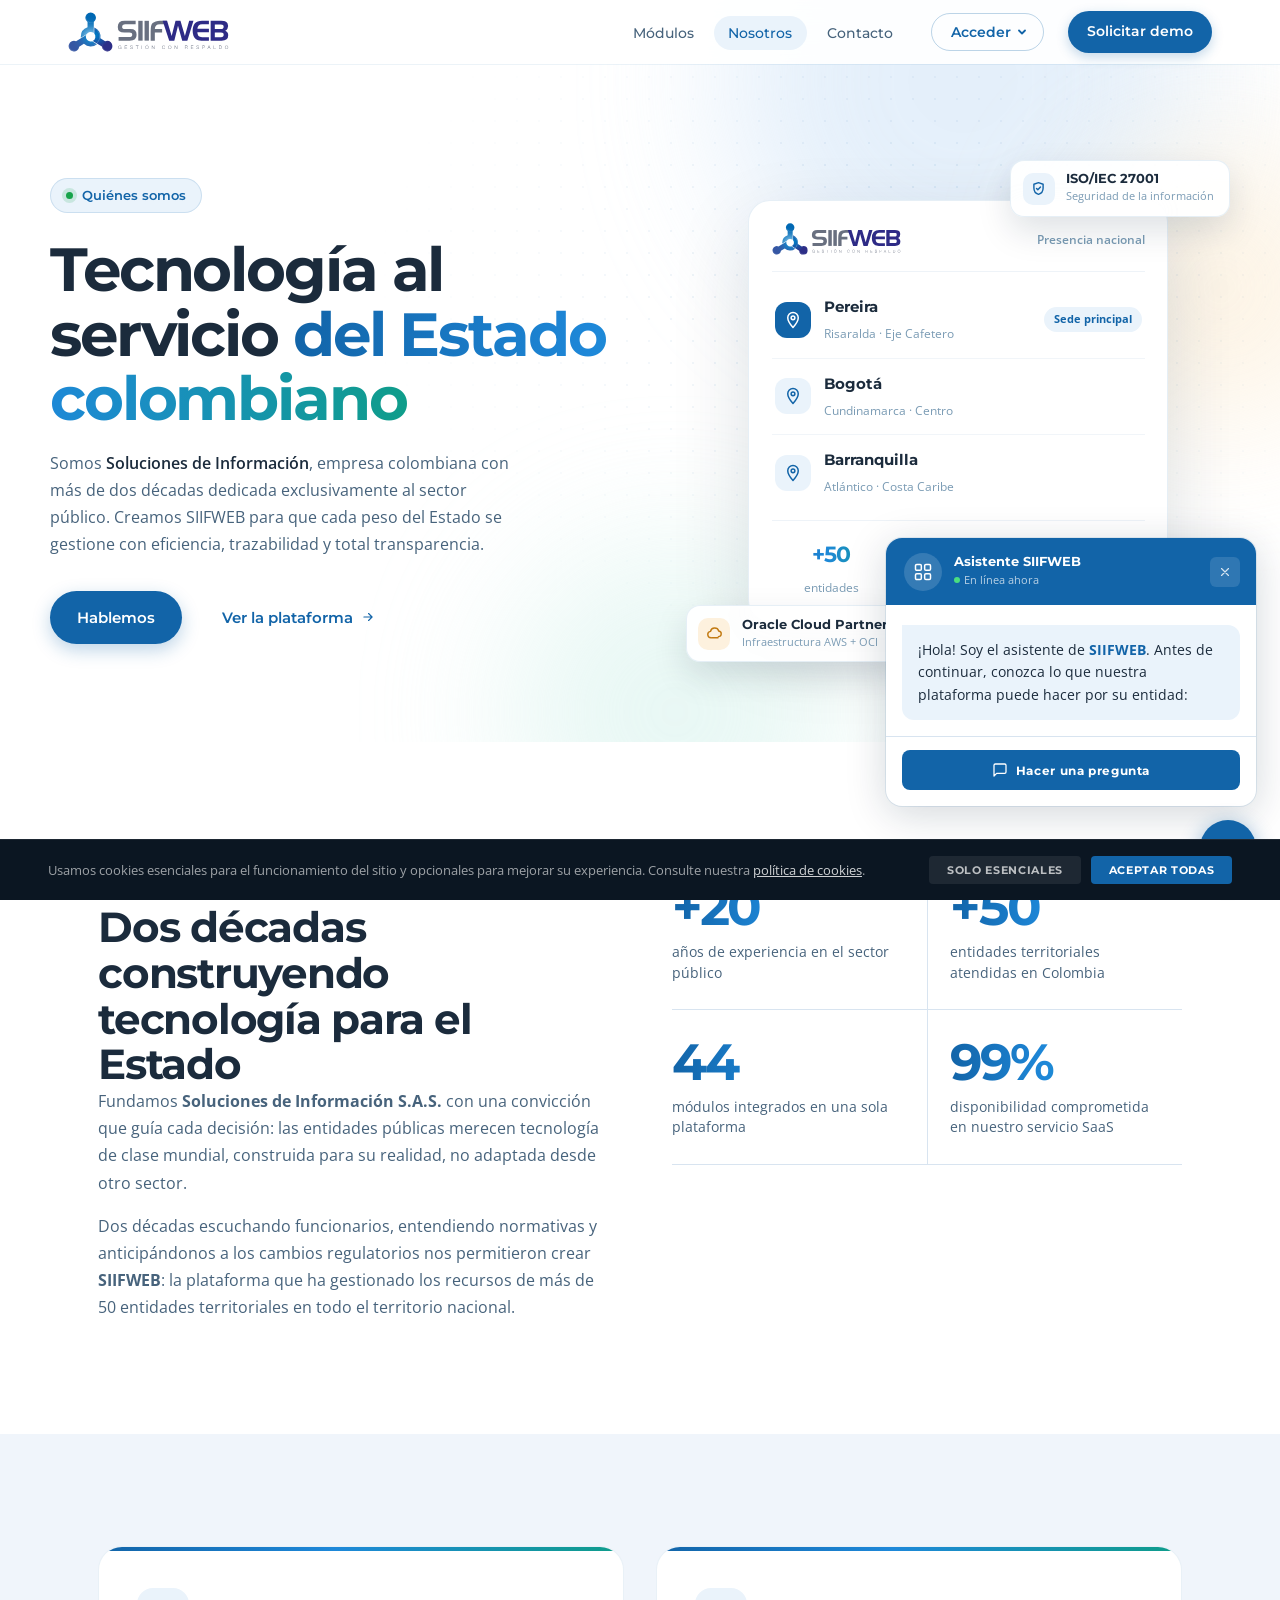
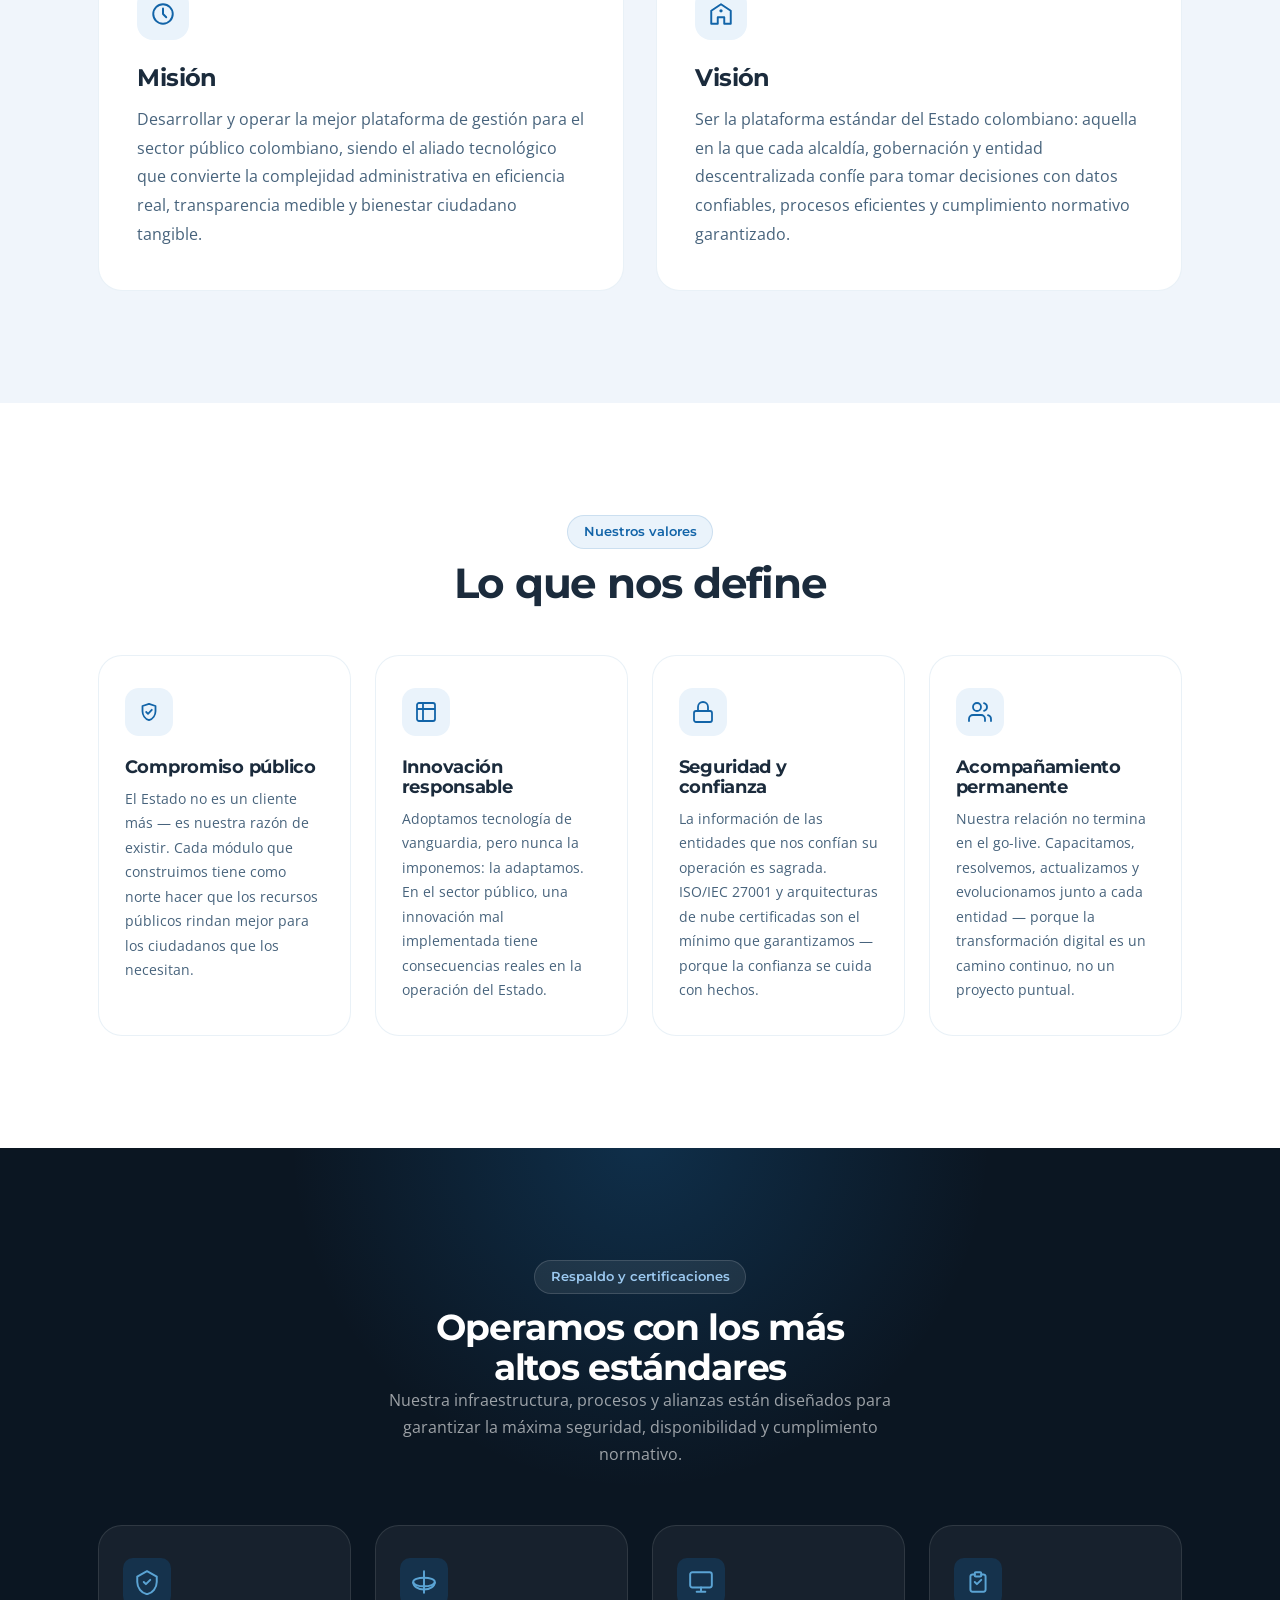
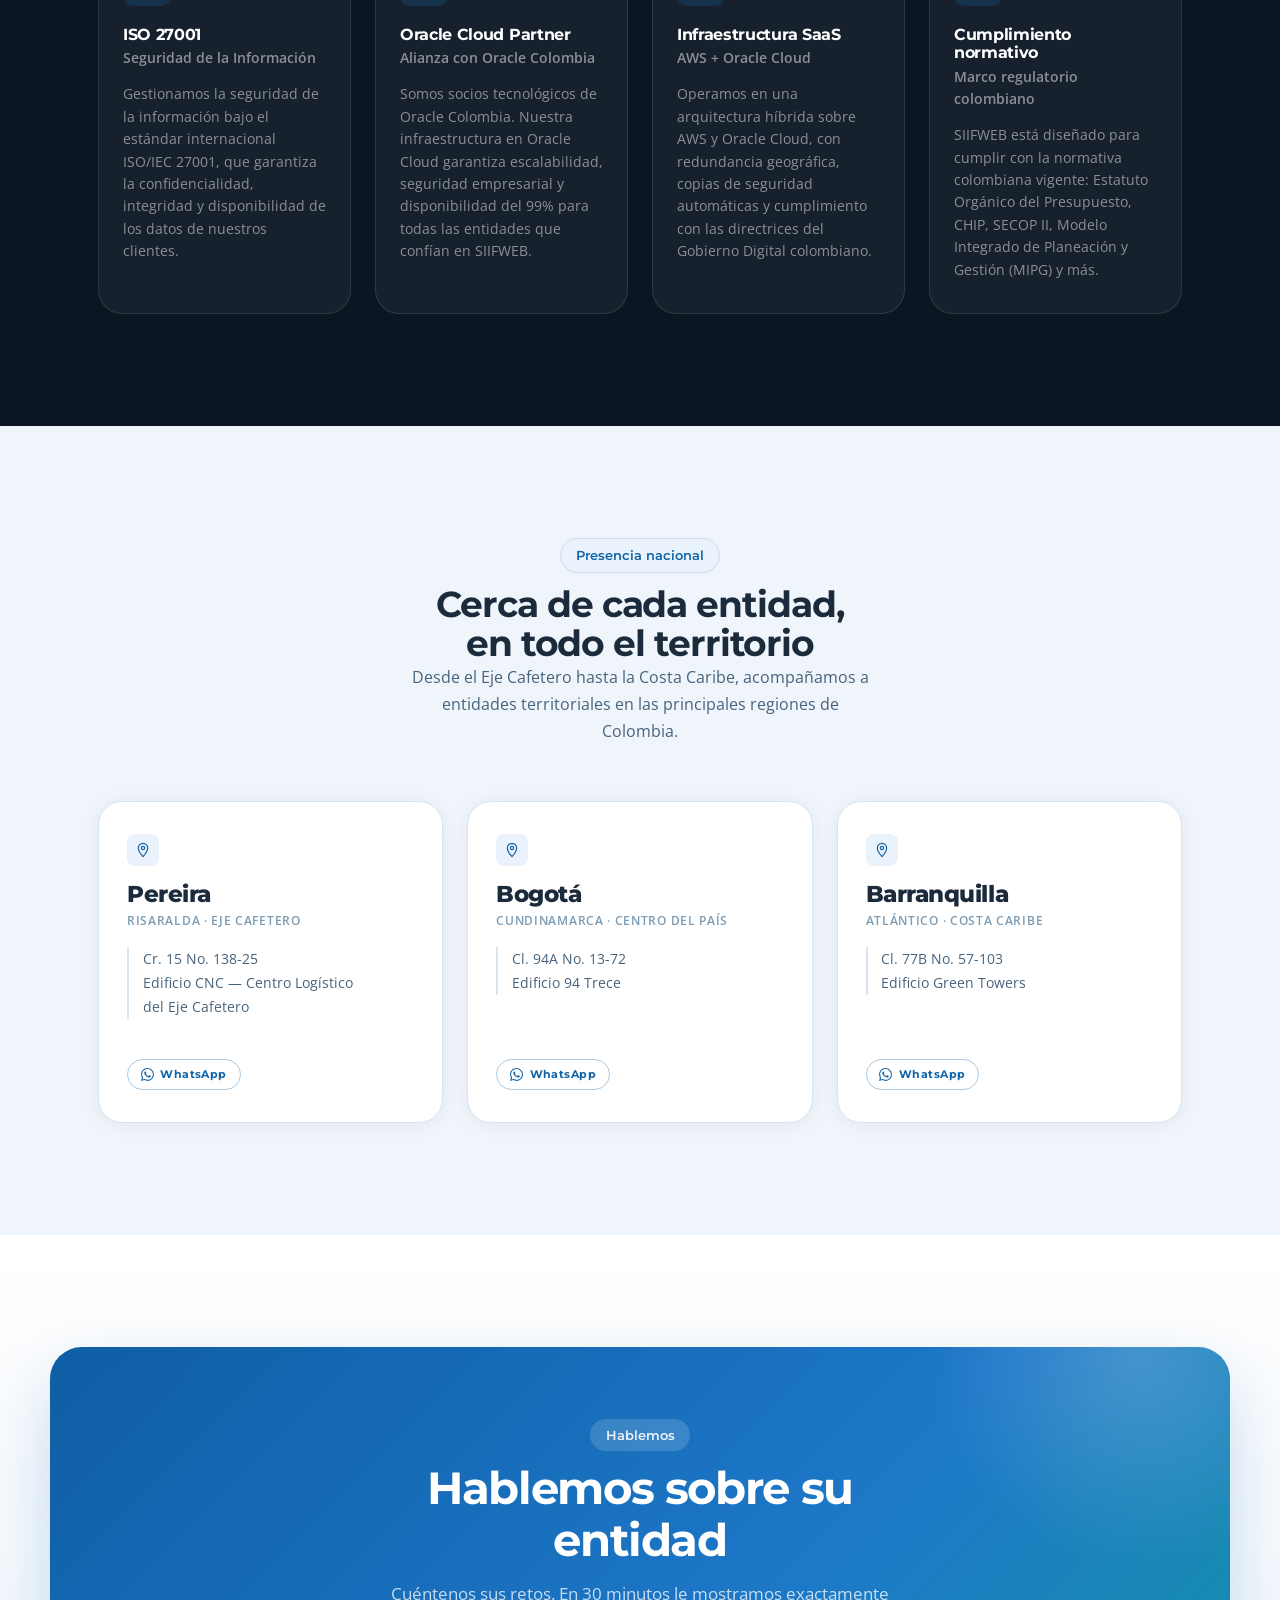
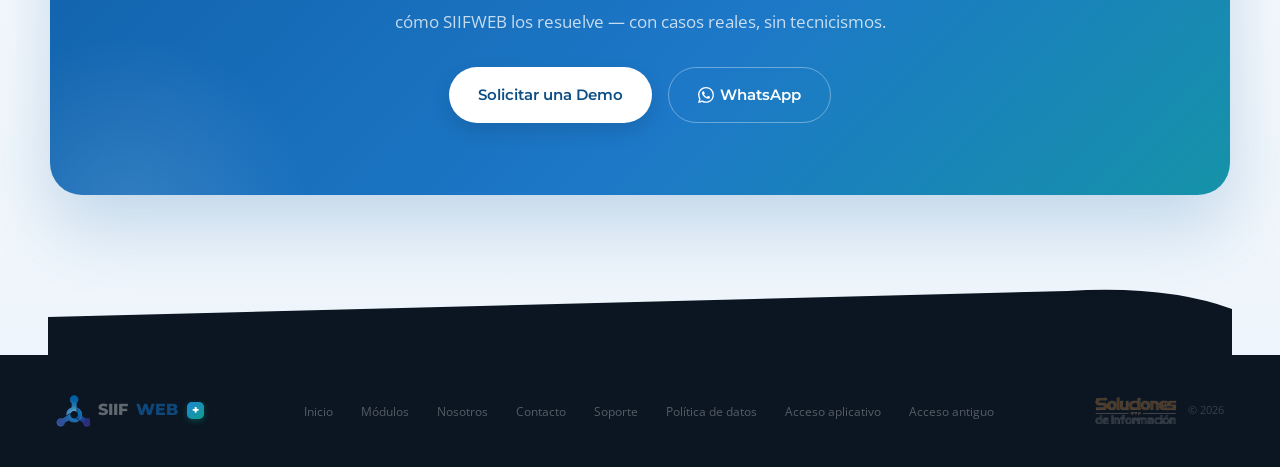
<file: nosotros.html>
<!DOCTYPE html>
<html lang="es">
<head>
  <meta charset="UTF-8">
  <meta name="viewport" content="width=device-width, initial-scale=1.0">
  <title>Nosotros | Soluciones de Informaci&oacute;n, creadores de SIIFWEB</title>
  <meta name="description" content="Soluciones de Información S.A.S. desarrolla SIIFWEB, tecnología al servicio del Estado colombiano, con sedes en Pereira, Bogotá y Barranquilla.">
  <link rel="canonical" href="https://www.siifweb.com/nosotros.html">
  <meta name="theme-color" content="#1264A8">
  <meta property="og:type" content="website">
  <meta property="og:site_name" content="SIIFWEB">
  <meta property="og:locale" content="es_CO">
  <meta property="og:title" content="Nosotros — SIIFWEB">
  <meta property="og:description" content="Soluciones de Información S.A.S. desarrolla SIIFWEB, tecnología al servicio del Estado colombiano, con sedes en Pereira, Bogotá y Barranquilla.">
  <meta property="og:url" content="https://www.siifweb.com/nosotros.html">
  <meta property="og:image" content="https://www.siifweb.com/assets/og-siifweb.jpg">
  <meta property="og:image:width" content="1200">
  <meta property="og:image:height" content="630">
  <meta property="og:image:alt" content="SIIFWEB: la gestión pública, en una sola plataforma">
  <meta name="twitter:card" content="summary_large_image">
  <link rel="preconnect" href="https://fonts.googleapis.com">
  <link rel="preconnect" href="https://fonts.gstatic.com" crossorigin>
  <link href="https://fonts.googleapis.com/css2?family=Montserrat:wght@300;400;500;600;700;800&family=Open+Sans:wght@300;400;600&display=swap" rel="stylesheet">
  <link rel="icon" href="assets/favicon.ico" sizes="any">
  <link rel="apple-touch-icon" href="assets/apple-touch-icon.png">
  <link rel="stylesheet" href="css/common.css">
  <link rel="stylesheet" href="css/nosotros.css">
  <link rel="stylesheet" href="css/chat.css">
  <link rel="stylesheet" href="css/theme.css">
  <script type="application/ld+json">
{
    "@context": "https://schema.org",
    "@graph": [
      {
        "@type": "AboutPage",
        "url": "https://www.siifweb.com/nosotros.html",
        "about": {
          "@id": "https://www.siifweb.com/#org"
        }
      },
      {
        "@type": "Organization",
        "@id": "https://www.siifweb.com/#org",
        "name": "Soluciones de Información S.A.S.",
        "alternateName": "Solinfo",
        "url": "https://www.siifweb.com/",
        "logo": "https://www.siifweb.com/assets/logo-navbar.svg",
        "image": "https://www.siifweb.com/assets/og-siifweb.jpg",
        "description": "Empresa colombiana que desarrolla SIIFWEB, plataforma de gestión pública para entidades territoriales.",
        "address": {
          "@type": "PostalAddress",
          "streetAddress": "Carrera 15 No. 138-25, Edificio CNC",
          "addressLocality": "Pereira",
          "addressRegion": "Risaralda",
          "addressCountry": "CO"
        },
        "location": [
          {
            "@type": "Place",
            "name": "Sede Pereira",
            "address": {
              "@type": "PostalAddress",
              "streetAddress": "Carrera 15 No. 138-25, Edificio CNC",
              "addressLocality": "Pereira",
              "addressRegion": "Risaralda",
              "addressCountry": "CO"
            }
          },
          {
            "@type": "Place",
            "name": "Sede Bogotá",
            "address": {
              "@type": "PostalAddress",
              "streetAddress": "Calle 94A No. 13-72, Edificio 94 Trece",
              "addressLocality": "Bogotá",
              "addressRegion": "Cundinamarca",
              "addressCountry": "CO"
            }
          },
          {
            "@type": "Place",
            "name": "Sede Barranquilla",
            "address": {
              "@type": "PostalAddress",
              "streetAddress": "Calle 77B No. 57-103, Edificio Green Towers",
              "addressLocality": "Barranquilla",
              "addressRegion": "Atlántico",
              "addressCountry": "CO"
            }
          }
        ],
        "contactPoint": [
          {
            "@type": "ContactPoint",
            "telephone": "+57-323-226-8844",
            "contactType": "customer support",
            "areaServed": "CO",
            "availableLanguage": "es"
          }
        ]
      },
      {
        "@type": "BreadcrumbList",
        "itemListElement": [
          {
            "@type": "ListItem",
            "position": 1,
            "name": "Inicio",
            "item": "https://www.siifweb.com/"
          },
          {
            "@type": "ListItem",
            "position": 2,
            "name": "Nosotros",
            "item": "https://www.siifweb.com/nosotros.html"
          }
        ]
      }
    ]
  }
  </script>
</head>
<body>

<nav id="nav">
  <div class="nav-inner">
    <a class="nav-logo" href="./">
      <img src="assets/logo-navbar.svg" alt="SIIFWEB" width="161" height="40">
    </a>
    <ul class="nav-links">
      <li><a href="./modulos.html">M&oacute;dulos</a></li>
      <li><a href="./nosotros.html">Nosotros</a></li>
      <li><a href="./#contacto">Contacto</a></li>
      <li class="nav-links-sep" aria-hidden="true"></li>
      <li class="nav-mob-access"><a href="./acceso.html">Acceso aplicativo <span class="brand-plus">SIIFWEB<span class="plus-chip" aria-hidden="true">+</span></span></a></li>
      <li class="nav-mob-access"><a href="https://www.colombiagestiona.com/entidades.html" target="_blank" rel="noreferrer">Acceso antiguo</a></li>
      <li class="nav-mob-access"><a href="https://soporte.solinfo.com.co" target="_blank" rel="noreferrer">Soporte</a></li>
      <li class="nav-mob-access nav-mob-disabled"><span>Acceso interno <span class="access-soon">Pr&oacute;ximamente</span></span></li>
      <li class="nav-mob-access nav-mob-disabled"><span>PQRS <span class="access-soon">Pr&oacute;ximamente</span></span></li>
    </ul>
    <div class="nav-access-wrap">
      <button class="nav-access" type="button" aria-haspopup="true" aria-expanded="false">
        Acceder
        <svg class="nav-access-chev" width="10" height="10" viewBox="0 0 10 10" fill="none" aria-hidden="true"><path d="M2 3.5l3 3 3-3" stroke="currentColor" stroke-width="1.8" stroke-linecap="round" stroke-linejoin="round"/></svg>
      </button>
      <div class="access-menu" role="menu">
        <div class="access-menu-header">Acceso</div>
        <a href="./acceso.html" class="access-item" role="menuitem">
          <span class="access-item-ico"><svg width="18" height="18" viewBox="0 0 24 24" fill="none"><path d="M3 21h18M5 21v-9M9.7 21v-9M14.3 21v-9M19 21v-9M3.5 9 12 3.5 20.5 9v0.5h-17V9Z" stroke="#1264A8" stroke-width="1.8" stroke-linecap="round" stroke-linejoin="round"/></svg></span>
          <span class="access-item-body"><span class="access-item-name">Acceso aplicativo</span><span class="access-item-desc">Entidades en <span class="brand-plus">SIIFWEB<span class="plus-chip" aria-hidden="true">+</span></span></span></span>
          <svg class="access-item-ext" width="12" height="12" viewBox="0 0 12 12" fill="none" aria-hidden="true"><path d="M4.5 2.5 8 6l-3.5 3.5" stroke="#7A9BB4" stroke-width="1.5" stroke-linecap="round" stroke-linejoin="round"/></svg>
        </a>
        <a href="https://www.colombiagestiona.com/entidades.html" class="access-item" target="_blank" rel="noreferrer" role="menuitem">
          <span class="access-item-ico"><svg width="18" height="18" viewBox="0 0 24 24" fill="none"><rect x="3" y="3" width="7" height="7" rx="1.5" stroke="#1264A8" stroke-width="1.8"/><rect x="14" y="3" width="7" height="7" rx="1.5" stroke="#1264A8" stroke-width="1.8"/><rect x="3" y="14" width="7" height="7" rx="1.5" stroke="#1264A8" stroke-width="1.8"/><rect x="14" y="14" width="7" height="7" rx="1.5" stroke="#1264A8" stroke-width="1.8"/></svg></span>
          <span class="access-item-body"><span class="access-item-name">Acceso antiguo</span><span class="access-item-desc">Versi&oacute;n anterior &middot; Colombia Gestiona</span></span>
          <svg class="access-item-ext" width="12" height="12" viewBox="0 0 12 12" fill="none" aria-hidden="true"><path d="M2.5 9.5l7-7M9.5 2.5H4M9.5 2.5v5.5" stroke="#7A9BB4" stroke-width="1.5" stroke-linecap="round" stroke-linejoin="round"/></svg>
        </a>
        <a href="https://soporte.solinfo.com.co" class="access-item" target="_blank" rel="noreferrer" role="menuitem">
          <span class="access-item-ico"><svg width="18" height="18" viewBox="0 0 24 24" fill="none"><path d="M12 22c5.523 0 10-4.477 10-10S17.523 2 12 2 2 6.477 2 12s4.477 10 10 10Z" stroke="#1264A8" stroke-width="1.8"/><path d="M9.09 9a3 3 0 0 1 5.83 1c0 2-3 3-3 3" stroke="#1264A8" stroke-width="1.8" stroke-linecap="round" stroke-linejoin="round"/><circle cx="12" cy="17" r=".5" fill="#1264A8" stroke="#1264A8"/></svg></span>
          <span class="access-item-body"><span class="access-item-name">Soporte</span><span class="access-item-desc">Mesa de ayuda Solinfo</span></span>
          <svg class="access-item-ext" width="12" height="12" viewBox="0 0 12 12" fill="none" aria-hidden="true"><path d="M2.5 9.5l7-7M9.5 2.5H4M9.5 2.5v5.5" stroke="#7A9BB4" stroke-width="1.5" stroke-linecap="round" stroke-linejoin="round"/></svg>
        </a>
        <div class="access-item access-item--disabled" role="menuitem" aria-disabled="true">
          <span class="access-item-ico"><svg width="18" height="18" viewBox="0 0 24 24" fill="none"><path d="M12 2l2.4 4.8L20 8l-4 3.9.95 5.5L12 15l-4.95 2.4.95-5.5L4 8l5.6-1.2L12 2Z" stroke="#7A9BB4" stroke-width="1.8" stroke-linejoin="round"/></svg></span>
          <span class="access-item-body"><span class="access-item-name">Acceso interno <span class="access-soon">Pr&oacute;ximamente</span></span><span class="access-item-desc">Plataforma de IA Solinfo</span></span>
          <svg class="access-item-lock" width="12" height="12" viewBox="0 0 12 12" fill="none" aria-hidden="true"><rect x="1.5" y="5.5" width="9" height="6" rx="1" stroke="#7A9BB4" stroke-width="1.3"/><path d="M3.5 5.5V3.5a2.5 2.5 0 0 1 5 0v2" stroke="#7A9BB4" stroke-width="1.3" stroke-linecap="round"/></svg>
        </div>
        <div class="access-item access-item--disabled" role="menuitem" aria-disabled="true">
          <span class="access-item-ico"><svg width="18" height="18" viewBox="0 0 24 24" fill="none"><path d="M14 2H6a2 2 0 0 0-2 2v16a2 2 0 0 0 2 2h12a2 2 0 0 0 2-2V8l-6-6z" stroke="#7A9BB4" stroke-width="1.8" stroke-linecap="round" stroke-linejoin="round"/><path d="M14 2v6h6M16 13H8M16 17H8M10 9H8" stroke="#7A9BB4" stroke-width="1.8" stroke-linecap="round"/></svg></span>
          <span class="access-item-body"><span class="access-item-name">PQRS <span class="access-soon">Pr&oacute;ximamente</span></span><span class="access-item-desc">Peticiones, quejas, reclamos y sugerencias</span></span>
          <svg class="access-item-lock" width="12" height="12" viewBox="0 0 12 12" fill="none" aria-hidden="true"><rect x="1.5" y="5.5" width="9" height="6" rx="1" stroke="#7A9BB4" stroke-width="1.3"/><path d="M3.5 5.5V3.5a2.5 2.5 0 0 1 5 0v2" stroke="#7A9BB4" stroke-width="1.3" stroke-linecap="round"/></svg>
        </div>
      </div>
    </div>
    <a class="nav-demo" href="./#contacto">Solicitar demo</a>
    <button class="nav-toggle" type="button" aria-label="Abrir men&uacute;" aria-controls="nav" aria-expanded="false">
      <span></span><span></span><span></span>
    </button>
  </div>
</nav>

<!-- Hero -->
<section class="page-hero nos-hero2">
  <div class="page-hero-bg" aria-hidden="true"><i></i><i></i><i></i></div>
  <div class="page-hero-inner nos-hero-grid">
    <div class="nos-hero-copy">
      <span class="page-eyebrow"><span class="dot"></span>Qui&eacute;nes somos</span>
      <h1>Tecnolog&iacute;a al servicio <span class="grad">del Estado colombiano</span></h1>
      <p class="page-hero-sub">Somos <strong>Soluciones de Informaci&oacute;n</strong>, empresa colombiana con m&aacute;s de dos d&eacute;cadas dedicada exclusivamente al sector p&uacute;blico. Creamos SIIFWEB para que cada peso del Estado se gestione con eficiencia, trazabilidad y total transparencia.</p>
      <div class="nos-hero-acts">
        <a href="#contacto" class="hbtn hbtn-primary">Hablemos</a>
        <a href="./modulos.html" class="hbtn hbtn-ghost">Ver la plataforma <svg width="14" height="14" viewBox="0 0 24 24" fill="none" aria-hidden="true"><path d="M5 12h14M13 6l6 6-6 6" stroke="currentColor" stroke-width="2" stroke-linecap="round" stroke-linejoin="round"/></svg></a>
      </div>
    </div>
    <div class="nos-stage" aria-hidden="true">
      <div class="nos-card">
        <div class="nos-card-hd"><img src="assets/logo-navbar.svg" alt="" width="129" height="32"><span>Presencia nacional</span></div>
        <ul class="nos-cities">
          <li><span class="cpin cpin--main"><svg viewBox="0 0 24 24" fill="none" aria-hidden="true"><path d="M12 2C8.13 2 5 5.13 5 9c0 5.25 7 13 7 13s7-7.75 7-13c0-3.87-3.13-7-7-7Z" stroke="currentColor" stroke-width="2" stroke-linejoin="round"/><circle cx="12" cy="9" r="2.5" stroke="currentColor" stroke-width="2"/></svg></span><div><b>Pereira</b><small>Risaralda &middot; Eje Cafetero</small></div><em>Sede principal</em></li>
          <li><span class="cpin"><svg viewBox="0 0 24 24" fill="none" aria-hidden="true"><path d="M12 2C8.13 2 5 5.13 5 9c0 5.25 7 13 7 13s7-7.75 7-13c0-3.87-3.13-7-7-7Z" stroke="currentColor" stroke-width="2" stroke-linejoin="round"/><circle cx="12" cy="9" r="2.5" stroke="currentColor" stroke-width="2"/></svg></span><div><b>Bogot&aacute;</b><small>Cundinamarca &middot; Centro</small></div></li>
          <li><span class="cpin"><svg viewBox="0 0 24 24" fill="none" aria-hidden="true"><path d="M12 2C8.13 2 5 5.13 5 9c0 5.25 7 13 7 13s7-7.75 7-13c0-3.87-3.13-7-7-7Z" stroke="currentColor" stroke-width="2" stroke-linejoin="round"/><circle cx="12" cy="9" r="2.5" stroke="currentColor" stroke-width="2"/></svg></span><div><b>Barranquilla</b><small>Atl&aacute;ntico &middot; Costa Caribe</small></div></li>
        </ul>
        <div class="nos-card-ft"><div><b>+50</b><small>entidades</small></div><div><b>+20</b><small>a&ntilde;os</small></div><div><b>44</b><small>m&oacute;dulos</small></div></div>
      </div>
      <div class="chip nchip n-c1"><span class="ico ico-blue"><svg viewBox="0 0 24 24" fill="none"><path d="M12 3.8 18.5 6v5.2c0 4.1-2.6 7.8-6.5 9-3.9-1.2-6.5-4.9-6.5-9V6l6.5-2.2Z" stroke="currentColor" stroke-width="2" stroke-linejoin="round"/><path d="m9.2 12 1.8 1.8 3.8-4" stroke="currentColor" stroke-width="2" stroke-linecap="round" stroke-linejoin="round"/></svg></span><div><b>ISO/IEC 27001</b><small>Seguridad de la informaci&oacute;n</small></div></div>
      <div class="chip nchip n-c2"><span class="ico ico-amber"><svg viewBox="0 0 24 24" fill="none"><path d="M7 18a4.5 4.5 0 0 1-.6-8.96A6 6 0 0 1 18 8.5a4 4 0 0 1-.5 7.97" stroke="currentColor" stroke-width="2" stroke-linecap="round"/><path d="M8 18h9" stroke="currentColor" stroke-width="2" stroke-linecap="round"/></svg></span><div><b>Oracle Cloud Partner</b><small>Infraestructura AWS + OCI</small></div></div>
    </div>
  </div>
</section>

<!-- Historia -->
<section class="s-story">
  <div class="wrap">
    <div class="story-grid">
      <div class="story-copy sr">
        <span class="tag tag-blue">Nuestra historia</span>
        <h2 class="sec-title" style="color:var(--ink)">Dos d&eacute;cadas construyendo<br>tecnolog&iacute;a para el Estado</h2>
        <p class="sec-body">Fundamos <strong>Soluciones de Informaci&oacute;n S.A.S.</strong> con una convicci&oacute;n que guía cada decisi&oacute;n: las entidades p&uacute;blicas merecen tecnolog&iacute;a de clase mundial, construida para su realidad, no adaptada desde otro sector.</p>
        <p class="sec-body" style="margin-top:1rem">Dos d&eacute;cadas escuchando funcionarios, entendiendo normativas y anticip&aacute;ndonos a los cambios regulatorios nos permitieron crear <strong>SIIFWEB</strong>: la plataforma que ha gestionado los recursos de m&aacute;s de 50 entidades territoriales en todo el territorio nacional.</p>
      </div>
      <div class="story-stats sr d1">
        <div class="stat-card">
          <div class="stat-num">+20</div>
          <div class="stat-label">a&ntilde;os de experiencia en el sector p&uacute;blico</div>
        </div>
        <div class="stat-card">
          <div class="stat-num">+50</div>
          <div class="stat-label">entidades territoriales atendidas en Colombia</div>
        </div>
        <div class="stat-card">
          <div class="stat-num">44</div>
          <div class="stat-label">m&oacute;dulos integrados en una sola plataforma</div>
        </div>
        <div class="stat-card">
          <div class="stat-num">99%</div>
          <div class="stat-label">disponibilidad comprometida en nuestro servicio SaaS</div>
        </div>
      </div>
    </div>
  </div>
</section>

<!-- Misión y Visión -->
<section class="s-mv">
  <div class="wrap">
    <div class="mv-grid">
      <div class="mv-card sr">
        <div class="mv-icon" aria-hidden="true">
          <svg viewBox="0 0 24 24" fill="none"><circle cx="12" cy="12" r="9" stroke="#1264A8" stroke-width="1.8"/><path d="M12 7v5l3 3" stroke="#1264A8" stroke-width="1.8" stroke-linecap="round" stroke-linejoin="round"/></svg>
        </div>
        <h3>Misi&oacute;n</h3>
        <p>Desarrollar y operar la mejor plataforma de gesti&oacute;n para el sector p&uacute;blico colombiano, siendo el aliado tecnol&oacute;gico que convierte la complejidad administrativa en eficiencia real, transparencia medible y bienestar ciudadano tangible.</p>
      </div>
      <div class="mv-card sr d1">
        <div class="mv-icon" aria-hidden="true">
          <svg viewBox="0 0 24 24" fill="none"><path d="M12 3L3 9v12h6v-6h6v6h6V9L12 3Z" stroke="#1264A8" stroke-width="1.8" stroke-linejoin="round"/><circle cx="12" cy="9" r="1.5" fill="#1264A8"/></svg>
        </div>
        <h3>Visi&oacute;n</h3>
        <p>Ser la plataforma est&aacute;ndar del Estado colombiano: aquella en la que cada alcald&iacute;a, gobernaci&oacute;n y entidad descentralizada conf&iacute;e para tomar decisiones con datos confiables, procesos eficientes y cumplimiento normativo garantizado.</p>
      </div>
    </div>
  </div>
</section>

<!-- Valores -->
<section class="s-values">
  <div class="wrap">
    <div class="values-hd sr">
      <span class="tag tag-blue">Nuestros valores</span>
      <h2 class="sec-title" style="color:var(--ink)">Lo que nos define</h2>
    </div>
    <div class="values-grid">
      <div class="val-card sr d1">
        <div class="val-icon" aria-hidden="true">
          <svg viewBox="0 0 24 24" fill="none"><path d="M12 3.8 18.5 6v5.2c0 4.1-2.6 7.8-6.5 9-3.9-1.2-6.5-4.9-6.5-9V6l6.5-2.2Z" stroke="#1264A8" stroke-width="1.8" stroke-linejoin="round"/><path d="m9.2 12 1.8 1.8 3.8-4" stroke="#1264A8" stroke-width="1.8" stroke-linecap="round" stroke-linejoin="round"/></svg>
        </div>
        <h4>Compromiso p&uacute;blico</h4>
        <p>El Estado no es un cliente m&aacute;s &mdash; es nuestra raz&oacute;n de existir. Cada m&oacute;dulo que construimos tiene como norte hacer que los recursos p&uacute;blicos rindan mejor para los ciudadanos que los necesitan.</p>
      </div>
      <div class="val-card sr d2">
        <div class="val-icon" aria-hidden="true">
          <svg viewBox="0 0 24 24" fill="none"><path d="M9 3H5a2 2 0 0 0-2 2v4m6-6h10a2 2 0 0 1 2 2v4M9 3v18m0 0h10a2 2 0 0 0 2-2V9M9 21H5a2 2 0 0 1-2-2V9m0 0h18" stroke="#1264A8" stroke-width="1.8" stroke-linecap="round" stroke-linejoin="round"/></svg>
        </div>
        <h4>Innovaci&oacute;n responsable</h4>
        <p>Adoptamos tecnolog&iacute;a de vanguardia, pero nunca la imponemos: la adaptamos. En el sector p&uacute;blico, una innovaci&oacute;n mal implementada tiene consecuencias reales en la operaci&oacute;n del Estado.</p>
      </div>
      <div class="val-card sr d3">
        <div class="val-icon" aria-hidden="true">
          <svg viewBox="0 0 24 24" fill="none"><rect x="3" y="11" width="18" height="11" rx="2" stroke="#1264A8" stroke-width="1.8"/><path d="M7 11V7a5 5 0 0 1 10 0v4" stroke="#1264A8" stroke-width="1.8" stroke-linecap="round"/></svg>
        </div>
        <h4>Seguridad y confianza</h4>
        <p>La informaci&oacute;n de las entidades que nos conf&iacute;an su operaci&oacute;n es sagrada. ISO/IEC 27001 y arquitecturas de nube certificadas son el m&iacute;nimo que garantizamos &mdash; porque la confianza se cuida con hechos.</p>
      </div>
      <div class="val-card sr d4">
        <div class="val-icon" aria-hidden="true">
          <svg viewBox="0 0 24 24" fill="none"><path d="M17 21v-2a4 4 0 0 0-4-4H5a4 4 0 0 0-4 4v2" stroke="#1264A8" stroke-width="1.8" stroke-linecap="round" stroke-linejoin="round"/><circle cx="9" cy="7" r="4" stroke="#1264A8" stroke-width="1.8"/><path d="M23 21v-2a4 4 0 0 0-3-3.87M16 3.13a4 4 0 0 1 0 7.75" stroke="#1264A8" stroke-width="1.8" stroke-linecap="round" stroke-linejoin="round"/></svg>
        </div>
        <h4>Acompa&ntilde;amiento permanente</h4>
        <p>Nuestra relaci&oacute;n no termina en el go-live. Capacitamos, resolvemos, actualizamos y evolucionamos junto a cada entidad &mdash; porque la transformaci&oacute;n digital es un camino continuo, no un proyecto puntual.</p>
      </div>
    </div>
  </div>
</section>

<!-- Alianzas y certificaciones -->
<section class="s-trust">
  <div class="wrap">
    <div class="trust-hd sr">
      <span class="tag tag-blue">Respaldo y certificaciones</span>
      <h2 class="sec-title" style="color:var(--ink)">Operamos con los m&aacute;s<br>altos est&aacute;ndares</h2>
      <p class="sec-body" style="max-width:56ch;margin:0 auto">Nuestra infraestructura, procesos y alianzas est&aacute;n dise&ntilde;ados para garantizar la m&aacute;xima seguridad, disponibilidad y cumplimiento normativo.</p>
    </div>
    <div class="trust-grid">
      <div class="trust-card sr d1">
        <div class="trust-badge">
          <svg viewBox="0 0 24 24" fill="none" aria-hidden="true"><path d="M12 2L3 7v5c0 5.25 3.75 10.15 9 11.25C17.25 22.15 21 17.25 21 12V7L12 2Z" stroke="#1264A8" stroke-width="1.8" stroke-linejoin="round"/><path d="m9 12 2 2 4-4" stroke="#1264A8" stroke-width="1.8" stroke-linecap="round" stroke-linejoin="round"/></svg>
        </div>
        <h4>ISO 27001</h4>
        <p class="trust-sub">Seguridad de la Informaci&oacute;n</p>
        <p>Gestionamos la seguridad de la informaci&oacute;n bajo el est&aacute;ndar internacional ISO/IEC 27001, que garantiza la confidencialidad, integridad y disponibilidad de los datos de nuestros clientes.</p>
      </div>
      <div class="trust-card sr d2">
        <div class="trust-badge">
          <svg viewBox="0 0 24 24" fill="none" aria-hidden="true"><ellipse cx="12" cy="12" rx="10" ry="4" stroke="#1264A8" stroke-width="1.8"/><path d="M2 12c0 4 4.5 7 10 7s10-3 10-7" stroke="#1264A8" stroke-width="1.8"/><path d="M12 2v20" stroke="#1264A8" stroke-width="1.8" stroke-linecap="round"/></svg>
        </div>
        <h4>Oracle Cloud Partner</h4>
        <p class="trust-sub">Alianza con Oracle Colombia</p>
        <p>Somos socios tecnol&oacute;gicos de Oracle Colombia. Nuestra infraestructura en Oracle Cloud garantiza escalabilidad, seguridad empresarial y disponibilidad del 99% para todas las entidades que confían en SIIFWEB.</p>
      </div>
      <div class="trust-card sr d3">
        <div class="trust-badge">
          <svg viewBox="0 0 24 24" fill="none" aria-hidden="true"><rect x="2" y="3" width="20" height="14" rx="2" stroke="#1264A8" stroke-width="1.8"/><path d="M8 21h8M12 17v4" stroke="#1264A8" stroke-width="1.8" stroke-linecap="round"/></svg>
        </div>
        <h4>Infraestructura SaaS</h4>
        <p class="trust-sub">AWS + Oracle Cloud</p>
        <p>Operamos en una arquitectura h&iacute;brida sobre AWS y Oracle Cloud, con redundancia geogr&aacute;fica, copias de seguridad autom&aacute;ticas y cumplimiento con las directrices del Gobierno Digital colombiano.</p>
      </div>
      <div class="trust-card sr d4">
        <div class="trust-badge">
          <svg viewBox="0 0 24 24" fill="none" aria-hidden="true"><path d="M9 5H7a2 2 0 0 0-2 2v12a2 2 0 0 0 2 2h10a2 2 0 0 0 2-2V7a2 2 0 0 0-2-2h-2" stroke="#1264A8" stroke-width="1.8" stroke-linecap="round"/><rect x="9" y="3" width="6" height="4" rx="1" stroke="#1264A8" stroke-width="1.8"/><path d="m9 12 2 2 4-4" stroke="#1264A8" stroke-width="1.8" stroke-linecap="round" stroke-linejoin="round"/></svg>
        </div>
        <h4>Cumplimiento normativo</h4>
        <p class="trust-sub">Marco regulatorio colombiano</p>
        <p>SIIFWEB est&aacute; dise&ntilde;ado para cumplir con la normativa colombiana vigente: Estatuto Org&aacute;nico del Presupuesto, CHIP, SECOP II, Modelo Integrado de Planeaci&oacute;n y Gesti&oacute;n (MIPG) y m&aacute;s.</p>
      </div>
    </div>
  </div>
</section>

<!-- Presencia Nacional -->
<section class="s-locations">
  <div class="wrap">
    <div class="locs-hd sr">
      <span class="tag tag-blue">Presencia nacional</span>
      <h2 class="sec-title" style="color:var(--ink)">Cerca de cada entidad,<br>en todo el territorio</h2>
      <p class="sec-body" style="max-width:52ch;margin:0 auto">Desde el Eje Cafetero hasta la Costa Caribe, acompa&ntilde;amos a entidades territoriales en las principales regiones de Colombia.</p>
    </div>
    <div class="locs-grid">

      <div class="loc-card sr d1">
        <div class="loc-marker" aria-hidden="true">
          <svg viewBox="0 0 24 24" fill="none"><path d="M12 2C8.13 2 5 5.13 5 9c0 5.25 7 13 7 13s7-7.75 7-13c0-3.87-3.13-7-7-7Z" stroke="#1264A8" stroke-width="1.8" stroke-linejoin="round"/><circle cx="12" cy="9" r="2.5" stroke="#1264A8" stroke-width="1.8"/></svg>
        </div>
        <h3 class="loc-city">Pereira</h3>
        <p class="loc-region">Risaralda &middot; Eje Cafetero</p>
        <address class="loc-address">
          Cr. 15 No. 138-25<br>
          Edificio CNC &mdash; Centro Log&iacute;stico<br>
          del Eje Cafetero
        </address>
        <div class="loc-actions">
          <a href="https://wa.me/573232268844" target="_blank" rel="noreferrer" class="loc-link">
            <svg width="13" height="13" viewBox="0 0 24 24" fill="currentColor"><path d="M17.472 14.382c-.297-.149-1.758-.867-2.03-.967-.273-.099-.471-.148-.67.15-.197.297-.767.966-.94 1.164-.173.199-.347.223-.644.075-.297-.15-1.255-.463-2.39-1.475-.883-.788-1.48-1.761-1.653-2.059-.173-.297-.018-.458.13-.606.134-.133.298-.347.446-.52.149-.174.198-.298.298-.497.099-.198.05-.371-.025-.52-.075-.149-.669-1.612-.916-2.207-.242-.579-.487-.5-.669-.51-.173-.008-.371-.01-.57-.01-.198 0-.52.074-.792.372-.272.297-1.04 1.016-1.04 2.479 0 1.462 1.065 2.875 1.213 3.074.149.198 2.096 3.2 5.077 4.487.709.306 1.262.489 1.694.625.712.227 1.36.195 1.871.118.571-.085 1.758-.719 2.006-1.413.248-.694.248-1.289.173-1.413-.074-.124-.272-.198-.57-.347m-5.421 7.403h-.004a9.87 9.87 0 01-5.031-1.378l-.361-.214-3.741.982.998-3.648-.235-.374a9.86 9.86 0 01-1.51-5.26c.001-5.45 4.436-9.884 9.888-9.884 2.64 0 5.122 1.03 6.988 2.898a9.825 9.825 0 012.893 6.994c-.003 5.45-4.437 9.884-9.885 9.884m8.413-18.297A11.815 11.815 0 0012.05 0C5.495 0 .16 5.335.157 11.892c0 2.096.547 4.142 1.588 5.945L.057 24l6.305-1.654a11.882 11.882 0 005.683 1.448h.005c6.554 0 11.89-5.335 11.893-11.893a11.821 11.821 0 00-3.48-8.413Z"/></svg>
            WhatsApp
          </a>
        </div>
      </div>

      <div class="loc-card sr d2">
        <div class="loc-marker" aria-hidden="true">
          <svg viewBox="0 0 24 24" fill="none"><path d="M12 2C8.13 2 5 5.13 5 9c0 5.25 7 13 7 13s7-7.75 7-13c0-3.87-3.13-7-7-7Z" stroke="#1264A8" stroke-width="1.8" stroke-linejoin="round"/><circle cx="12" cy="9" r="2.5" stroke="#1264A8" stroke-width="1.8"/></svg>
        </div>
        <h3 class="loc-city">Bogot&aacute;</h3>
        <p class="loc-region">Cundinamarca &middot; Centro del pa&iacute;s</p>
        <address class="loc-address">
          Cl. 94A No. 13-72<br>
          Edificio 94 Trece
        </address>
        <div class="loc-actions">
          <a href="https://wa.me/573163534433" target="_blank" rel="noreferrer" class="loc-link">
            <svg width="13" height="13" viewBox="0 0 24 24" fill="currentColor"><path d="M17.472 14.382c-.297-.149-1.758-.867-2.03-.967-.273-.099-.471-.148-.67.15-.197.297-.767.966-.94 1.164-.173.199-.347.223-.644.075-.297-.15-1.255-.463-2.39-1.475-.883-.788-1.48-1.761-1.653-2.059-.173-.297-.018-.458.13-.606.134-.133.298-.347.446-.52.149-.174.198-.298.298-.497.099-.198.05-.371-.025-.52-.075-.149-.669-1.612-.916-2.207-.242-.579-.487-.5-.669-.51-.173-.008-.371-.01-.57-.01-.198 0-.52.074-.792.372-.272.297-1.04 1.016-1.04 2.479 0 1.462 1.065 2.875 1.213 3.074.149.198 2.096 3.2 5.077 4.487.709.306 1.262.489 1.694.625.712.227 1.36.195 1.871.118.571-.085 1.758-.719 2.006-1.413.248-.694.248-1.289.173-1.413-.074-.124-.272-.198-.57-.347m-5.421 7.403h-.004a9.87 9.87 0 01-5.031-1.378l-.361-.214-3.741.982.998-3.648-.235-.374a9.86 9.86 0 01-1.51-5.26c.001-5.45 4.436-9.884 9.888-9.884 2.64 0 5.122 1.03 6.988 2.898a9.825 9.825 0 012.893 6.994c-.003 5.45-4.437 9.884-9.885 9.884m8.413-18.297A11.815 11.815 0 0012.05 0C5.495 0 .16 5.335.157 11.892c0 2.096.547 4.142 1.588 5.945L.057 24l6.305-1.654a11.882 11.882 0 005.683 1.448h.005c6.554 0 11.89-5.335 11.893-11.893a11.821 11.821 0 00-3.48-8.413Z"/></svg>
            WhatsApp
          </a>
        </div>
      </div>

      <div class="loc-card sr d3">
        <div class="loc-marker" aria-hidden="true">
          <svg viewBox="0 0 24 24" fill="none"><path d="M12 2C8.13 2 5 5.13 5 9c0 5.25 7 13 7 13s7-7.75 7-13c0-3.87-3.13-7-7-7Z" stroke="#1264A8" stroke-width="1.8" stroke-linejoin="round"/><circle cx="12" cy="9" r="2.5" stroke="#1264A8" stroke-width="1.8"/></svg>
        </div>
        <h3 class="loc-city">Barranquilla</h3>
        <p class="loc-region">Atl&aacute;ntico &middot; Costa Caribe</p>
        <address class="loc-address">
          Cl. 77B No. 57-103<br>
          Edificio Green Towers
        </address>
        <div class="loc-actions">
          <a href="https://wa.me/573164352021" target="_blank" rel="noreferrer" class="loc-link">
            <svg width="13" height="13" viewBox="0 0 24 24" fill="currentColor"><path d="M17.472 14.382c-.297-.149-1.758-.867-2.03-.967-.273-.099-.471-.148-.67.15-.197.297-.767.966-.94 1.164-.173.199-.347.223-.644.075-.297-.15-1.255-.463-2.39-1.475-.883-.788-1.48-1.761-1.653-2.059-.173-.297-.018-.458.13-.606.134-.133.298-.347.446-.52.149-.174.198-.298.298-.497.099-.198.05-.371-.025-.52-.075-.149-.669-1.612-.916-2.207-.242-.579-.487-.5-.669-.51-.173-.008-.371-.01-.57-.01-.198 0-.52.074-.792.372-.272.297-1.04 1.016-1.04 2.479 0 1.462 1.065 2.875 1.213 3.074.149.198 2.096 3.2 5.077 4.487.709.306 1.262.489 1.694.625.712.227 1.36.195 1.871.118.571-.085 1.758-.719 2.006-1.413.248-.694.248-1.289.173-1.413-.074-.124-.272-.198-.57-.347m-5.421 7.403h-.004a9.87 9.87 0 01-5.031-1.378l-.361-.214-3.741.982.998-3.648-.235-.374a9.86 9.86 0 01-1.51-5.26c.001-5.45 4.436-9.884 9.888-9.884 2.64 0 5.122 1.03 6.988 2.898a9.825 9.825 0 012.893 6.994c-.003 5.45-4.437 9.884-9.885 9.884m8.413-18.297A11.815 11.815 0 0012.05 0C5.495 0 .16 5.335.157 11.892c0 2.096.547 4.142 1.588 5.945L.057 24l6.305-1.654a11.882 11.882 0 005.683 1.448h.005c6.554 0 11.89-5.335 11.893-11.893a11.821 11.821 0 00-3.48-8.413Z"/></svg>
            WhatsApp
          </a>
        </div>
      </div>

    </div>
  </div>
</section>

<!-- CTA -->
<section class="s-cta" id="contacto">
  <div class="cta-shell sr">
    <div class="cta-inner cta-inner--centered">
      <div class="cta-copy">
        <span class="tag tag-light">Hablemos</span>
        <h2 class="cta-h d1">Hablemos sobre su entidad</h2>
        <p class="cta-sub d2">Cu&eacute;ntenos sus retos. En 30 minutos le mostramos exactamente c&oacute;mo SIIFWEB los resuelve &mdash; con casos reales, sin tecnicismos.</p>
        <div class="cta-nos-actions d3">
          <a href="./#contacto" class="btn btn-white">Solicitar una Demo</a>
          <a href="https://wa.me/573232268844" target="_blank" rel="noreferrer" class="btn btn-outline-light">
            <svg width="16" height="16" viewBox="0 0 24 24" fill="currentColor" aria-hidden="true" style="vertical-align:middle;margin-right:.4em"><path d="M17.472 14.382c-.297-.149-1.758-.867-2.03-.967-.273-.099-.471-.148-.67.15-.197.297-.767.966-.94 1.164-.173.199-.347.223-.644.075-.297-.15-1.255-.463-2.39-1.475-.883-.788-1.48-1.761-1.653-2.059-.173-.297-.018-.458.13-.606.134-.133.298-.347.446-.52.149-.174.198-.298.298-.497.099-.198.05-.371-.025-.52-.075-.149-.669-1.612-.916-2.207-.242-.579-.487-.5-.669-.51-.173-.008-.371-.01-.57-.01-.198 0-.52.074-.792.372-.272.297-1.04 1.016-1.04 2.479 0 1.462 1.065 2.875 1.213 3.074.149.198 2.096 3.2 5.077 4.487.709.306 1.262.489 1.694.625.712.227 1.36.195 1.871.118.571-.085 1.758-.719 2.006-1.413.248-.694.248-1.289.173-1.413-.074-.124-.272-.198-.57-.347m-5.421 7.403h-.004a9.87 9.87 0 01-5.031-1.378l-.361-.214-3.741.982.998-3.648-.235-.374a9.86 9.86 0 01-1.51-5.26c.001-5.45 4.436-9.884 9.888-9.884 2.64 0 5.122 1.03 6.988 2.898a9.825 9.825 0 012.893 6.994c-.003 5.45-4.437 9.884-9.885 9.884m8.413-18.297A11.815 11.815 0 0012.05 0C5.495 0 .16 5.335.157 11.892c0 2.096.547 4.142 1.588 5.945L.057 24l6.305-1.654a11.882 11.882 0 005.683 1.448h.005c6.554 0 11.89-5.335 11.893-11.893a11.821 11.821 0 00-3.48-8.413Z"/></svg>WhatsApp
          </a>
        </div>
      </div>
    </div>
  </div>
  <div class="shape-d"><svg viewBox="0 0 1440 80" preserveAspectRatio="none" xmlns="http://www.w3.org/2000/svg"><path d="M0,80 L1440,80 L1440,34 Q1360,10 1240,16 L0,42 Z" fill="#0B1622"/></svg></div>
</section>

<footer>
  <div class="footer-in">
    <div class="fl">
      <span class="footer-icon" aria-hidden="true"><img src="assets/logo-navbar.svg" alt="" width="129" height="32"></span>
      SIIF<span>WEB</span><span class="plus-chip" aria-hidden="true">+</span>
    </div>
    <ul class="fn">
      <li><a href="./">Inicio</a></li>
      <li><a href="./modulos.html">M&oacute;dulos</a></li>
      <li><a href="./nosotros.html">Nosotros</a></li>
      <li><a href="./#contacto">Contacto</a></li>
      <li><a href="https://soporte.solinfo.com.co" target="_blank" rel="noreferrer">Soporte</a></li>
      <li><a href="./politica-privacidad.html">Pol&iacute;tica de datos</a></li>
      <li><a href="./acceso.html">Acceso aplicativo</a></li>
      <li><a href="https://www.colombiagestiona.com/entidades.html" target="_blank" rel="noreferrer">Acceso antiguo</a></li>
    </ul>
    <div class="fc">
      <img src="assets/soluciones-info.webp" alt="Soluciones de Informaci&oacute;n" height="28" class="footer-company-logo">
      <span>&copy; 2026</span>
    </div>
  </div>
</footer>

<script src="js/index.js"></script>
<script src="js/chat.js"></script>
</body>
</html>
</file>
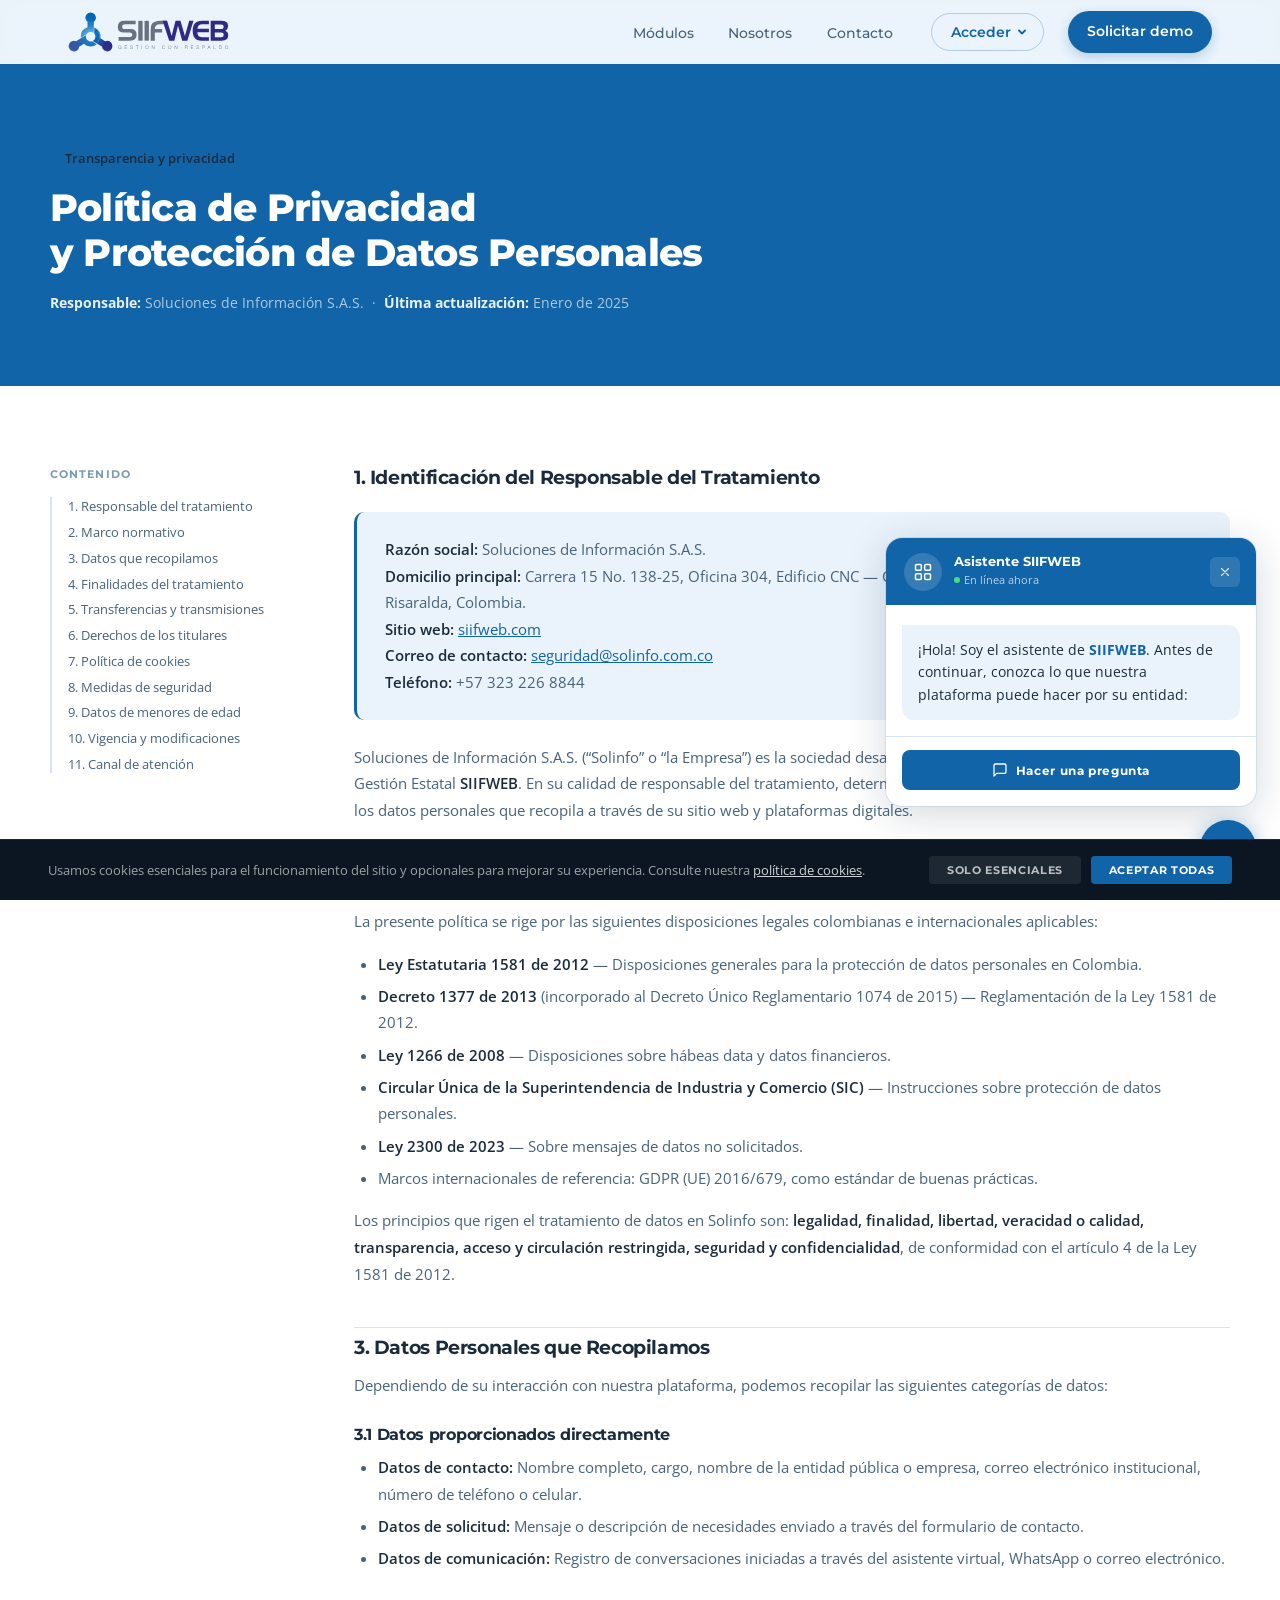
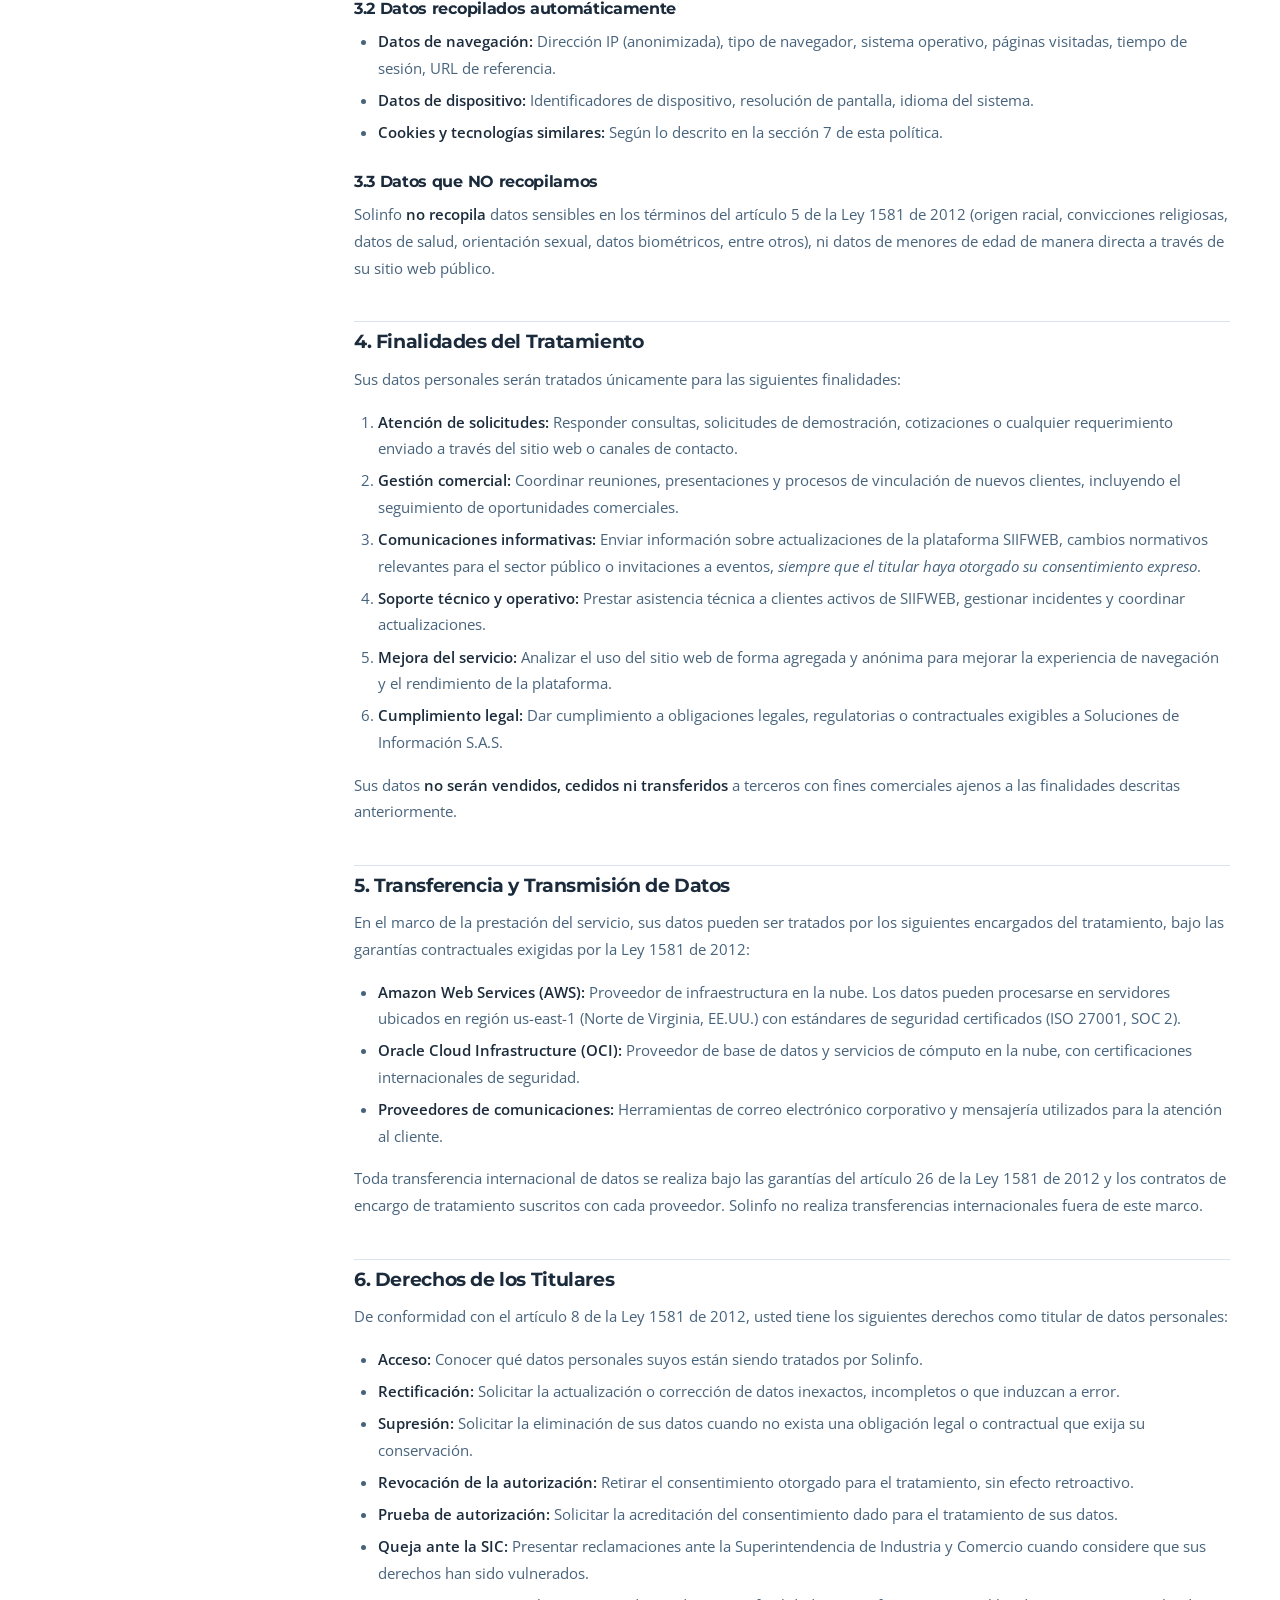
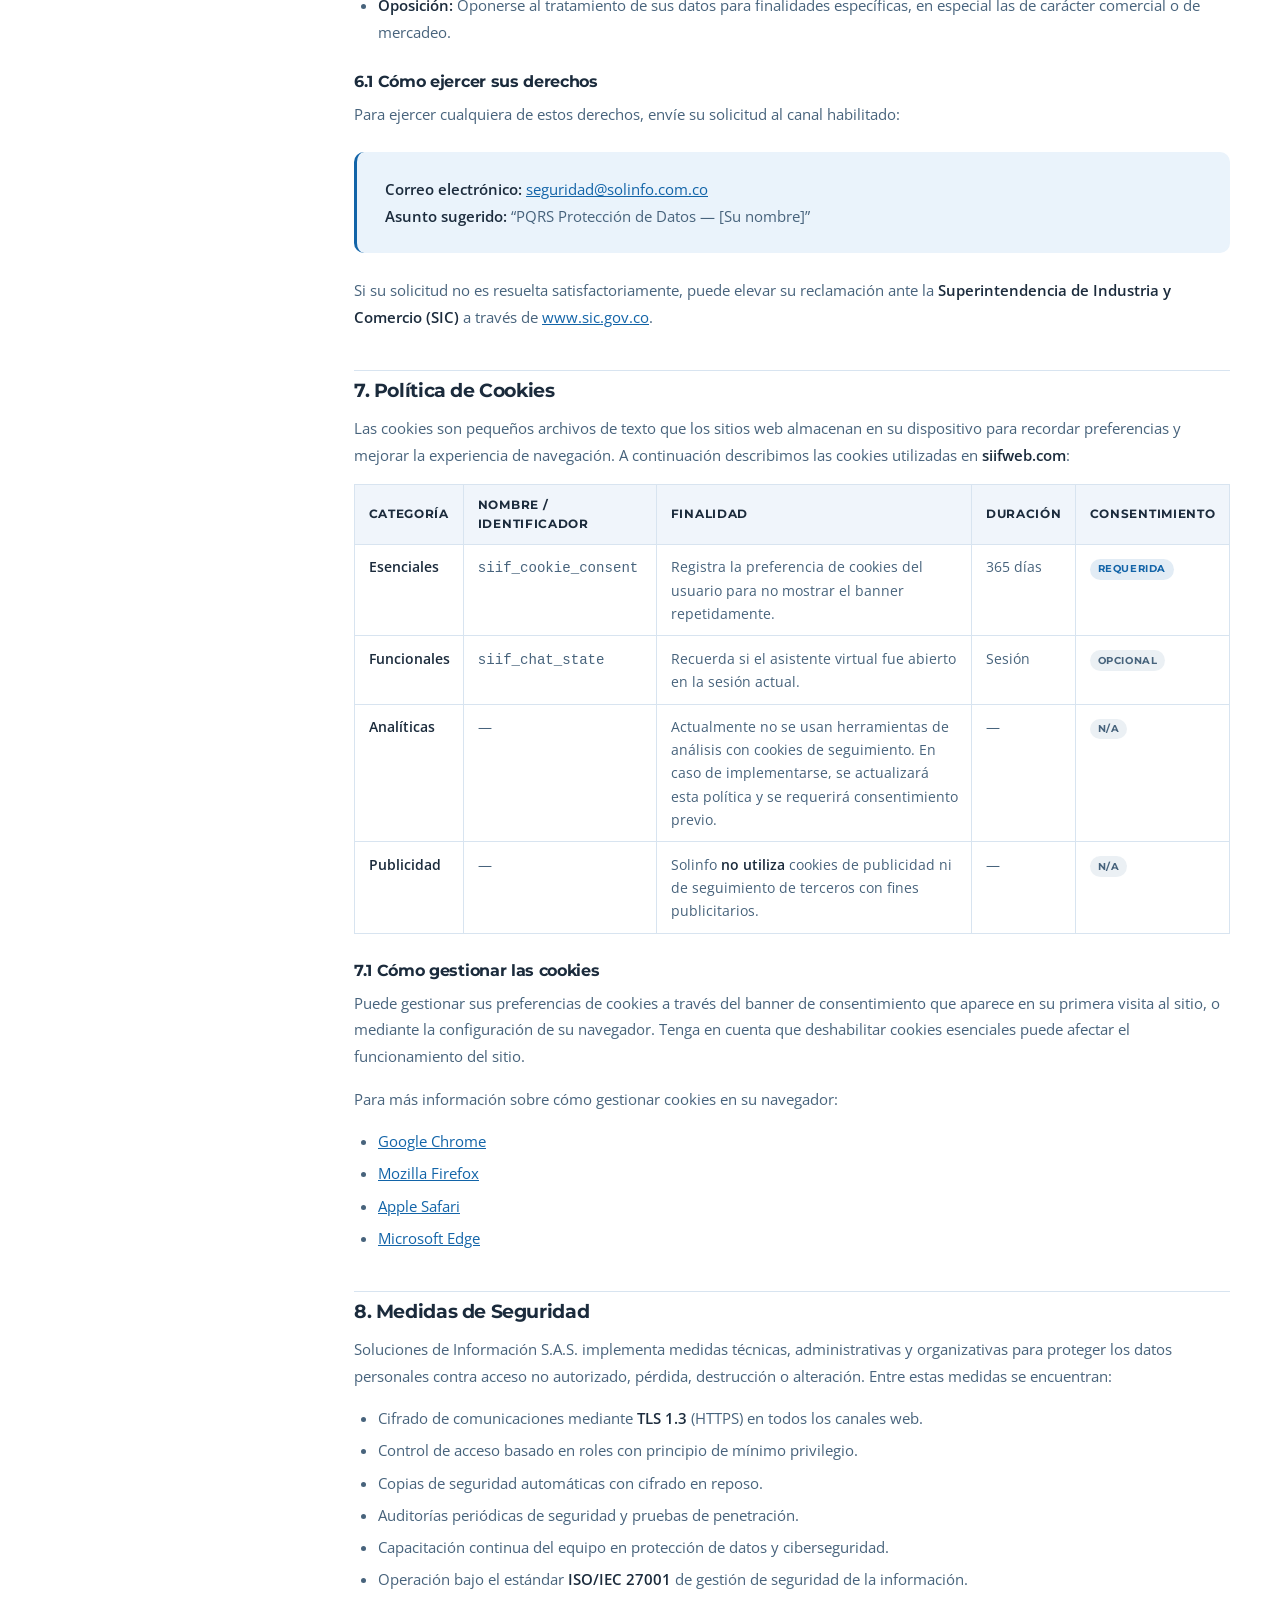
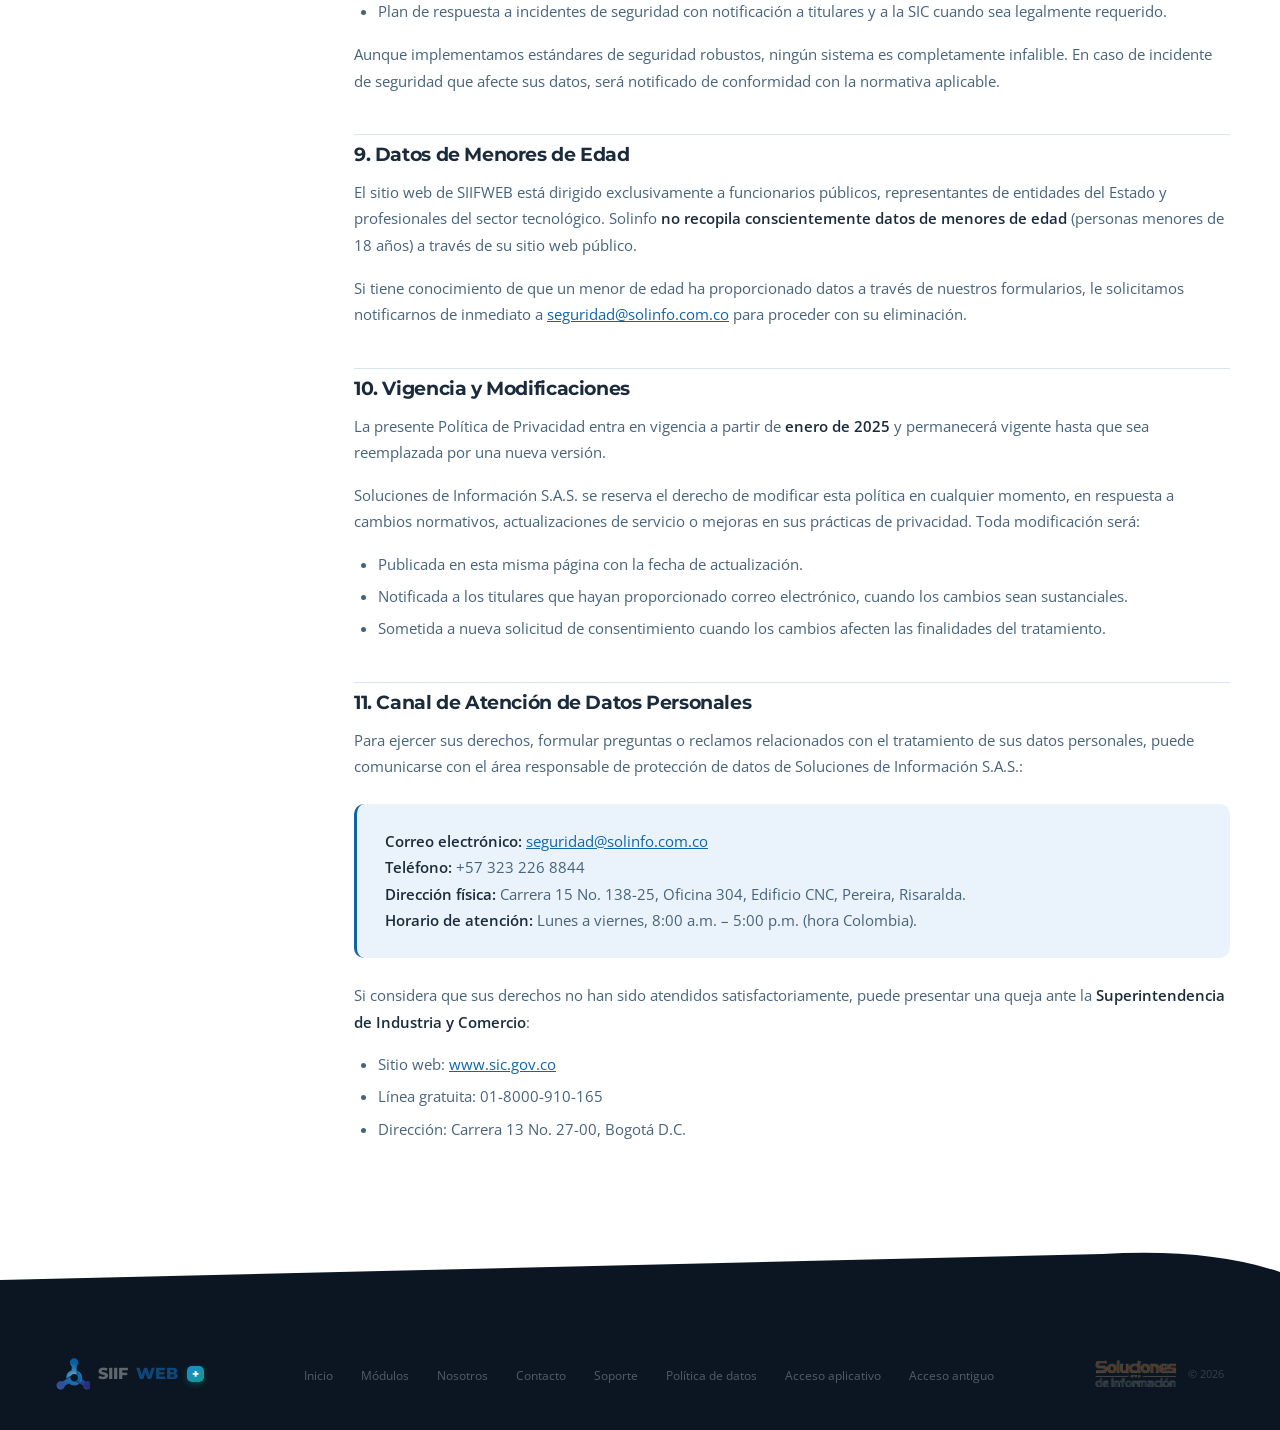
<file: politica-privacidad.html>
<!DOCTYPE html>
<html lang="es">
<head>
  <meta charset="UTF-8">
  <meta name="viewport" content="width=device-width, initial-scale=1.0">
  <title>Pol&iacute;tica de privacidad y protecci&oacute;n de datos | SIIFWEB</title>
  <meta name="description" content="Política de privacidad y protección de datos personales de SIIFWEB y Soluciones de Información S.A.S., conforme a la Ley 1581 de 2012.">
  <link rel="canonical" href="https://www.siifweb.com/politica-privacidad.html">
  <meta name="theme-color" content="#1264A8">
  <meta property="og:type" content="website">
  <meta property="og:site_name" content="SIIFWEB">
  <meta property="og:locale" content="es_CO">
  <meta property="og:title" content="Política de privacidad y protección de datos — SIIFWEB">
  <meta property="og:description" content="Política de privacidad y protección de datos personales de SIIFWEB y Soluciones de Información S.A.S., conforme a la Ley 1581 de 2012.">
  <meta property="og:url" content="https://www.siifweb.com/politica-privacidad.html">
  <meta property="og:image" content="https://www.siifweb.com/assets/og-siifweb.jpg">
  <meta property="og:image:width" content="1200">
  <meta property="og:image:height" content="630">
  <meta property="og:image:alt" content="SIIFWEB: la gestión pública, en una sola plataforma">
  <meta name="twitter:card" content="summary_large_image">
  <link rel="preconnect" href="https://fonts.googleapis.com">
  <link rel="preconnect" href="https://fonts.gstatic.com" crossorigin>
  <link href="https://fonts.googleapis.com/css2?family=Montserrat:wght@300;400;500;600;700;800&family=Open+Sans:wght@300;400;600&display=swap" rel="stylesheet">
  <link rel="icon" href="assets/favicon.ico" sizes="any">
  <link rel="apple-touch-icon" href="assets/apple-touch-icon.png">
  <link rel="stylesheet" href="css/common.css">
  <link rel="stylesheet" href="css/chat.css">
  <link rel="stylesheet" href="css/theme.css">
  <style>
    .legal-hero {
      background: var(--blue);
      padding: calc(64px + clamp(3rem, 8vw, 5rem)) var(--page-pad) clamp(3rem, 6vw, 4.5rem);
    }
    .legal-hero-inner { max-width: var(--site-max); margin: 0 auto }
    .legal-hero h1 {
      font-family: 'Montserrat', sans-serif;
      font-size: clamp(1.6rem, 3vw, 2.4rem);
      font-weight: 800;
      color: var(--white);
      margin-top: 1rem;
      line-height: 1.15;
    }
    .legal-hero-meta {
      margin-top: 1rem;
      font-size: .88rem;
      color: rgba(255,255,255,.65);
    }
    .legal-hero-meta strong { color: rgba(255,255,255,.9) }

    .legal-body {
      padding: clamp(3rem, 8vw, 5rem) var(--page-pad);
      background: var(--white);
    }
    .legal-layout {
      max-width: var(--site-max);
      margin: 0 auto;
      display: grid;
      grid-template-columns: 240px minmax(0, 1fr);
      gap: 4rem;
      align-items: start;
    }
    .legal-toc {
      position: sticky;
      top: 80px;
    }
    .legal-toc-title {
      font-family: 'Montserrat', sans-serif;
      font-size: .68rem;
      font-weight: 700;
      letter-spacing: .1em;
      text-transform: uppercase;
      color: var(--ink-dim);
      margin-bottom: .85rem;
    }
    .legal-toc ol {
      list-style: none;
      padding: 0;
      margin: 0;
      border-left: 2px solid var(--line);
      padding-left: 1rem;
    }
    .legal-toc ol li { margin-bottom: .45rem }
    .legal-toc ol a {
      font-size: .8rem;
      color: var(--ink-mid);
      text-decoration: none;
      transition: color .2s;
      line-height: 1.45;
      display: block;
    }
    .legal-toc ol a:hover { color: var(--blue) }

    .legal-content h2 {
      font-family: 'Montserrat', sans-serif;
      font-size: 1.2rem;
      font-weight: 700;
      color: var(--ink);
      margin: 2.5rem 0 .85rem;
      padding-top: .5rem;
      border-top: 1px solid var(--line);
    }
    .legal-content h2:first-child { margin-top: 0; border-top: none; padding-top: 0 }
    .legal-content h3 {
      font-family: 'Montserrat', sans-serif;
      font-size: 1rem;
      font-weight: 700;
      color: var(--ink);
      margin: 1.75rem 0 .6rem;
    }
    .legal-content p {
      font-size: .95rem;
      color: var(--ink-mid);
      line-height: 1.75;
      margin-bottom: 1rem;
    }
    .legal-content ul, .legal-content ol {
      font-size: .95rem;
      color: var(--ink-mid);
      line-height: 1.75;
      padding-left: 1.5rem;
      margin-bottom: 1rem;
    }
    .legal-content ul li, .legal-content ol li { margin-bottom: .35rem }
    .legal-content strong { color: var(--ink); font-weight: 600 }
    .legal-content a { color: var(--blue); text-decoration: underline }
    .legal-content a:hover { color: var(--blue-deep) }

    .legal-card {
      background: var(--blue-soft);
      border-radius: 10px;
      padding: 1.5rem 1.75rem;
      border-left: 3px solid var(--blue);
      margin: 1.5rem 0;
    }
    .legal-card p { margin: 0; color: var(--ink-mid) }
    .legal-card strong { color: var(--ink) }

    .cookie-table {
      width: 100%;
      border-collapse: collapse;
      margin: 1rem 0 1.5rem;
      font-size: .88rem;
    }
    .cookie-table th {
      font-family: 'Montserrat', sans-serif;
      font-size: .72rem;
      font-weight: 700;
      letter-spacing: .06em;
      text-transform: uppercase;
      color: var(--ink);
      padding: .65rem .85rem;
      background: var(--white-2);
      border: 1px solid var(--line);
      text-align: left;
    }
    .cookie-table td {
      padding: .65rem .85rem;
      border: 1px solid var(--line);
      color: var(--ink-mid);
      vertical-align: top;
    }
    .cookie-badge {
      display: inline-block;
      font-family: 'Montserrat', sans-serif;
      font-size: .6rem;
      font-weight: 700;
      letter-spacing: .06em;
      text-transform: uppercase;
      padding: .15rem .5rem;
      border-radius: 20px;
    }
    .cookie-badge--req { background: rgba(18,100,168,.12); color: var(--blue) }
    .cookie-badge--opt { background: rgba(122,155,180,.15); color: var(--ink-mid) }

    @media (max-width: 860px) {
      .legal-layout { grid-template-columns: minmax(0, 1fr) }
      .cookie-table { display: block; overflow-x: auto; -webkit-overflow-scrolling: touch }
      .cookie-table th, .cookie-table td { min-width: 150px }
      .legal-toc { display: none }
    }
  </style>
  <script type="application/ld+json">
{
    "@context": "https://schema.org",
    "@graph": [
      {
        "@type": "BreadcrumbList",
        "itemListElement": [
          {
            "@type": "ListItem",
            "position": 1,
            "name": "Inicio",
            "item": "https://www.siifweb.com/"
          },
          {
            "@type": "ListItem",
            "position": 2,
            "name": "Política de privacidad",
            "item": "https://www.siifweb.com/politica-privacidad.html"
          }
        ]
      }
    ]
  }
  </script>
</head>
<body>

<nav id="nav">
  <div class="nav-inner">
    <a class="nav-logo" href="./">
      <img src="assets/logo-navbar.svg" alt="SIIFWEB" width="161" height="40">
    </a>
    <ul class="nav-links">
      <li><a href="./modulos.html">M&oacute;dulos</a></li>
      <li><a href="./nosotros.html">Nosotros</a></li>
      <li><a href="./#contacto">Contacto</a></li>
      <li class="nav-links-sep" aria-hidden="true"></li>
      <li class="nav-mob-access"><a href="./acceso.html">Acceso aplicativo <span class="brand-plus">SIIFWEB<span class="plus-chip" aria-hidden="true">+</span></span></a></li>
      <li class="nav-mob-access"><a href="https://www.colombiagestiona.com/entidades.html" target="_blank" rel="noreferrer">Acceso antiguo</a></li>
      <li class="nav-mob-access"><a href="https://soporte.solinfo.com.co" target="_blank" rel="noreferrer">Soporte</a></li>
      <li class="nav-mob-access nav-mob-disabled"><span>Acceso interno <span class="access-soon">Pr&oacute;ximamente</span></span></li>
      <li class="nav-mob-access nav-mob-disabled"><span>PQRS <span class="access-soon">Pr&oacute;ximamente</span></span></li>
    </ul>
    <div class="nav-access-wrap">
      <button class="nav-access" type="button" aria-haspopup="true" aria-expanded="false">
        Acceder
        <svg class="nav-access-chev" width="10" height="10" viewBox="0 0 10 10" fill="none" aria-hidden="true"><path d="M2 3.5l3 3 3-3" stroke="currentColor" stroke-width="1.8" stroke-linecap="round" stroke-linejoin="round"/></svg>
      </button>
      <div class="access-menu" role="menu">
        <div class="access-menu-header">Acceso</div>
        <a href="./acceso.html" class="access-item" role="menuitem">
          <span class="access-item-ico"><svg width="18" height="18" viewBox="0 0 24 24" fill="none"><path d="M3 21h18M5 21v-9M9.7 21v-9M14.3 21v-9M19 21v-9M3.5 9 12 3.5 20.5 9v0.5h-17V9Z" stroke="#1264A8" stroke-width="1.8" stroke-linecap="round" stroke-linejoin="round"/></svg></span>
          <span class="access-item-body"><span class="access-item-name">Acceso aplicativo</span><span class="access-item-desc">Entidades en <span class="brand-plus">SIIFWEB<span class="plus-chip" aria-hidden="true">+</span></span></span></span>
          <svg class="access-item-ext" width="12" height="12" viewBox="0 0 12 12" fill="none" aria-hidden="true"><path d="M4.5 2.5 8 6l-3.5 3.5" stroke="#7A9BB4" stroke-width="1.5" stroke-linecap="round" stroke-linejoin="round"/></svg>
        </a>
        <a href="https://www.colombiagestiona.com/entidades.html" class="access-item" target="_blank" rel="noreferrer" role="menuitem">
          <span class="access-item-ico"><svg width="18" height="18" viewBox="0 0 24 24" fill="none"><rect x="3" y="3" width="7" height="7" rx="1.5" stroke="#1264A8" stroke-width="1.8"/><rect x="14" y="3" width="7" height="7" rx="1.5" stroke="#1264A8" stroke-width="1.8"/><rect x="3" y="14" width="7" height="7" rx="1.5" stroke="#1264A8" stroke-width="1.8"/><rect x="14" y="14" width="7" height="7" rx="1.5" stroke="#1264A8" stroke-width="1.8"/></svg></span>
          <span class="access-item-body"><span class="access-item-name">Acceso antiguo</span><span class="access-item-desc">Versi&oacute;n anterior &middot; Colombia Gestiona</span></span>
          <svg class="access-item-ext" width="12" height="12" viewBox="0 0 12 12" fill="none" aria-hidden="true"><path d="M2.5 9.5l7-7M9.5 2.5H4M9.5 2.5v5.5" stroke="#7A9BB4" stroke-width="1.5" stroke-linecap="round" stroke-linejoin="round"/></svg>
        </a>
        <a href="https://soporte.solinfo.com.co" class="access-item" target="_blank" rel="noreferrer" role="menuitem">
          <span class="access-item-ico"><svg width="18" height="18" viewBox="0 0 24 24" fill="none"><path d="M12 22c5.523 0 10-4.477 10-10S17.523 2 12 2 2 6.477 2 12s4.477 10 10 10Z" stroke="#1264A8" stroke-width="1.8"/><path d="M9.09 9a3 3 0 0 1 5.83 1c0 2-3 3-3 3" stroke="#1264A8" stroke-width="1.8" stroke-linecap="round" stroke-linejoin="round"/><circle cx="12" cy="17" r=".5" fill="#1264A8" stroke="#1264A8"/></svg></span>
          <span class="access-item-body"><span class="access-item-name">Soporte</span><span class="access-item-desc">Mesa de ayuda Solinfo</span></span>
          <svg class="access-item-ext" width="12" height="12" viewBox="0 0 12 12" fill="none" aria-hidden="true"><path d="M2.5 9.5l7-7M9.5 2.5H4M9.5 2.5v5.5" stroke="#7A9BB4" stroke-width="1.5" stroke-linecap="round" stroke-linejoin="round"/></svg>
        </a>
        <div class="access-item access-item--disabled" role="menuitem" aria-disabled="true">
          <span class="access-item-ico"><svg width="18" height="18" viewBox="0 0 24 24" fill="none"><path d="M12 2l2.4 4.8L20 8l-4 3.9.95 5.5L12 15l-4.95 2.4.95-5.5L4 8l5.6-1.2L12 2Z" stroke="#7A9BB4" stroke-width="1.8" stroke-linejoin="round"/></svg></span>
          <span class="access-item-body"><span class="access-item-name">Acceso interno <span class="access-soon">Pr&oacute;ximamente</span></span><span class="access-item-desc">Plataforma de IA Solinfo</span></span>
          <svg class="access-item-lock" width="12" height="12" viewBox="0 0 12 12" fill="none" aria-hidden="true"><rect x="1.5" y="5.5" width="9" height="6" rx="1" stroke="#7A9BB4" stroke-width="1.3"/><path d="M3.5 5.5V3.5a2.5 2.5 0 0 1 5 0v2" stroke="#7A9BB4" stroke-width="1.3" stroke-linecap="round"/></svg>
        </div>
        <div class="access-item access-item--disabled" role="menuitem" aria-disabled="true">
          <span class="access-item-ico"><svg width="18" height="18" viewBox="0 0 24 24" fill="none"><path d="M14 2H6a2 2 0 0 0-2 2v16a2 2 0 0 0 2 2h12a2 2 0 0 0 2-2V8l-6-6z" stroke="#7A9BB4" stroke-width="1.8" stroke-linecap="round" stroke-linejoin="round"/><path d="M14 2v6h6M16 13H8M16 17H8M10 9H8" stroke="#7A9BB4" stroke-width="1.8" stroke-linecap="round"/></svg></span>
          <span class="access-item-body"><span class="access-item-name">PQRS <span class="access-soon">Pr&oacute;ximamente</span></span><span class="access-item-desc">Peticiones, quejas, reclamos y sugerencias</span></span>
          <svg class="access-item-lock" width="12" height="12" viewBox="0 0 12 12" fill="none" aria-hidden="true"><rect x="1.5" y="5.5" width="9" height="6" rx="1" stroke="#7A9BB4" stroke-width="1.3"/><path d="M3.5 5.5V3.5a2.5 2.5 0 0 1 5 0v2" stroke="#7A9BB4" stroke-width="1.3" stroke-linecap="round"/></svg>
        </div>
      </div>
    </div>
    <a class="nav-demo" href="./#contacto">Solicitar demo</a>
    <button class="nav-toggle" type="button" aria-label="Abrir men&uacute;" aria-controls="nav" aria-expanded="false">
      <span></span><span></span><span></span>
    </button>
  </div>
</nav>

<!-- Hero -->
<div class="legal-hero">
  <div class="legal-hero-inner">
    <span class="tag tag-light">Transparencia y privacidad</span>
    <h1>Pol&iacute;tica de Privacidad<br>y Protecci&oacute;n de Datos Personales</h1>
    <p class="legal-hero-meta">
      <strong>Responsable:</strong> Soluciones de Informaci&oacute;n S.A.S. &nbsp;&middot;&nbsp;
      <strong>&Uacute;ltima actualizaci&oacute;n:</strong> Enero de 2025
    </p>
  </div>
</div>

<!-- Contenido -->
<section class="legal-body">
  <div class="legal-layout">

    <!-- Tabla de contenido (sticky) -->
    <aside class="legal-toc">
      <div class="legal-toc-title">Contenido</div>
      <ol>
        <li><a href="#responsable">1. Responsable del tratamiento</a></li>
        <li><a href="#marco">2. Marco normativo</a></li>
        <li><a href="#datos">3. Datos que recopilamos</a></li>
        <li><a href="#finalidades">4. Finalidades del tratamiento</a></li>
        <li><a href="#transferencias">5. Transferencias y transmisiones</a></li>
        <li><a href="#derechos">6. Derechos de los titulares</a></li>
        <li><a href="#cookies">7. Pol&iacute;tica de cookies</a></li>
        <li><a href="#seguridad">8. Medidas de seguridad</a></li>
        <li><a href="#menores">9. Datos de menores de edad</a></li>
        <li><a href="#vigencia">10. Vigencia y modificaciones</a></li>
        <li><a href="#contacto">11. Canal de atenci&oacute;n</a></li>
      </ol>
    </aside>

    <!-- Texto legal -->
    <div class="legal-content">

      <h2 id="responsable">1. Identificaci&oacute;n del Responsable del Tratamiento</h2>
      <div class="legal-card">
        <p>
          <strong>Raz&oacute;n social:</strong> Soluciones de Informaci&oacute;n S.A.S.<br>
          <strong>Domicilio principal:</strong> Carrera 15 No. 138-25, Oficina 304, Edificio CNC &mdash; Centro Log&iacute;stico del Eje Cafetero, Pereira, Risaralda, Colombia.<br>
          <strong>Sitio web:</strong> <a href="https://siifweb.com">siifweb.com</a><br>
          <strong>Correo de contacto:</strong> <a href="mailto:seguridad@solinfo.com.co">seguridad@solinfo.com.co</a><br>
          <strong>Tel&eacute;fono:</strong> +57 323 226 8844
        </p>
      </div>
      <p>Soluciones de Informaci&oacute;n S.A.S. (&ldquo;Solinfo&rdquo; o &ldquo;la Empresa&rdquo;) es la sociedad desarrolladora y operadora de la Plataforma de Gesti&oacute;n Estatal <strong>SIIFWEB</strong>. En su calidad de responsable del tratamiento, determina los fines y medios para el procesamiento de los datos personales que recopila a trav&eacute;s de su sitio web y plataformas digitales.</p>

      <h2 id="marco">2. Marco Normativo</h2>
      <p>La presente pol&iacute;tica se rige por las siguientes disposiciones legales colombianas e internacionales aplicables:</p>
      <ul>
        <li><strong>Ley Estatutaria 1581 de 2012</strong> &mdash; Disposiciones generales para la protecci&oacute;n de datos personales en Colombia.</li>
        <li><strong>Decreto 1377 de 2013</strong> (incorporado al Decreto &Uacute;nico Reglamentario 1074 de 2015) &mdash; Reglamentaci&oacute;n de la Ley 1581 de 2012.</li>
        <li><strong>Ley 1266 de 2008</strong> &mdash; Disposiciones sobre h&aacute;beas data y datos financieros.</li>
        <li><strong>Circular &Uacute;nica de la Superintendencia de Industria y Comercio (SIC)</strong> &mdash; Instrucciones sobre protecci&oacute;n de datos personales.</li>
        <li><strong>Ley 2300 de 2023</strong> &mdash; Sobre mensajes de datos no solicitados.</li>
        <li>Marcos internacionales de referencia: GDPR (UE) 2016/679, como est&aacute;ndar de buenas pr&aacute;cticas.</li>
      </ul>
      <p>Los principios que rigen el tratamiento de datos en Solinfo son: <strong>legalidad, finalidad, libertad, veracidad o calidad, transparencia, acceso y circulaci&oacute;n restringida, seguridad y confidencialidad</strong>, de conformidad con el art&iacute;culo 4 de la Ley 1581 de 2012.</p>

      <h2 id="datos">3. Datos Personales que Recopilamos</h2>
      <p>Dependiendo de su interacci&oacute;n con nuestra plataforma, podemos recopilar las siguientes categor&iacute;as de datos:</p>

      <h3>3.1 Datos proporcionados directamente</h3>
      <ul>
        <li><strong>Datos de contacto:</strong> Nombre completo, cargo, nombre de la entidad p&uacute;blica o empresa, correo electr&oacute;nico institucional, n&uacute;mero de tel&eacute;fono o celular.</li>
        <li><strong>Datos de solicitud:</strong> Mensaje o descripci&oacute;n de necesidades enviado a trav&eacute;s del formulario de contacto.</li>
        <li><strong>Datos de comunicaci&oacute;n:</strong> Registro de conversaciones iniciadas a trav&eacute;s del asistente virtual, WhatsApp o correo electr&oacute;nico.</li>
      </ul>

      <h3>3.2 Datos recopilados autom&aacute;ticamente</h3>
      <ul>
        <li><strong>Datos de navegaci&oacute;n:</strong> Direcci&oacute;n IP (anonimizada), tipo de navegador, sistema operativo, p&aacute;ginas visitadas, tiempo de sesi&oacute;n, URL de referencia.</li>
        <li><strong>Datos de dispositivo:</strong> Identificadores de dispositivo, resoluci&oacute;n de pantalla, idioma del sistema.</li>
        <li><strong>Cookies y tecnolog&iacute;as similares:</strong> Seg&uacute;n lo descrito en la secci&oacute;n 7 de esta pol&iacute;tica.</li>
      </ul>

      <h3>3.3 Datos que NO recopilamos</h3>
      <p>Solinfo <strong>no recopila</strong> datos sensibles en los t&eacute;rminos del art&iacute;culo 5 de la Ley 1581 de 2012 (origen racial, convicciones religiosas, datos de salud, orientaci&oacute;n sexual, datos biom&eacute;tricos, entre otros), ni datos de menores de edad de manera directa a trav&eacute;s de su sitio web p&uacute;blico.</p>

      <h2 id="finalidades">4. Finalidades del Tratamiento</h2>
      <p>Sus datos personales ser&aacute;n tratados &uacute;nicamente para las siguientes finalidades:</p>
      <ol>
        <li><strong>Atenci&oacute;n de solicitudes:</strong> Responder consultas, solicitudes de demostraci&oacute;n, cotizaciones o cualquier requerimiento enviado a trav&eacute;s del sitio web o canales de contacto.</li>
        <li><strong>Gesti&oacute;n comercial:</strong> Coordinar reuniones, presentaciones y procesos de vinculaci&oacute;n de nuevos clientes, incluyendo el seguimiento de oportunidades comerciales.</li>
        <li><strong>Comunicaciones informativas:</strong> Enviar informaci&oacute;n sobre actualizaciones de la plataforma SIIFWEB, cambios normativos relevantes para el sector p&uacute;blico o invitaciones a eventos, <em>siempre que el titular haya otorgado su consentimiento expreso</em>.</li>
        <li><strong>Soporte t&eacute;cnico y operativo:</strong> Prestar asistencia t&eacute;cnica a clientes activos de SIIFWEB, gestionar incidentes y coordinar actualizaciones.</li>
        <li><strong>Mejora del servicio:</strong> Analizar el uso del sitio web de forma agregada y an&oacute;nima para mejorar la experiencia de navegaci&oacute;n y el rendimiento de la plataforma.</li>
        <li><strong>Cumplimiento legal:</strong> Dar cumplimiento a obligaciones legales, regulatorias o contractuales exigibles a Soluciones de Informaci&oacute;n S.A.S.</li>
      </ol>
      <p>Sus datos <strong>no ser&aacute;n vendidos, cedidos ni transferidos</strong> a terceros con fines comerciales ajenos a las finalidades descritas anteriormente.</p>

      <h2 id="transferencias">5. Transferencia y Transmisi&oacute;n de Datos</h2>
      <p>En el marco de la prestaci&oacute;n del servicio, sus datos pueden ser tratados por los siguientes encargados del tratamiento, bajo las garant&iacute;as contractuales exigidas por la Ley 1581 de 2012:</p>
      <ul>
        <li><strong>Amazon Web Services (AWS):</strong> Proveedor de infraestructura en la nube. Los datos pueden procesarse en servidores ubicados en regi&oacute;n us-east-1 (Norte de Virginia, EE.UU.) con est&aacute;ndares de seguridad certificados (ISO 27001, SOC 2).</li>
        <li><strong>Oracle Cloud Infrastructure (OCI):</strong> Proveedor de base de datos y servicios de c&oacute;mputo en la nube, con certificaciones internacionales de seguridad.</li>
        <li><strong>Proveedores de comunicaciones:</strong> Herramientas de correo electr&oacute;nico corporativo y mensajer&iacute;a utilizados para la atenci&oacute;n al cliente.</li>
      </ul>
      <p>Toda transferencia internacional de datos se realiza bajo las garant&iacute;as del art&iacute;culo 26 de la Ley 1581 de 2012 y los contratos de encargo de tratamiento suscritos con cada proveedor. Solinfo no realiza transferencias internacionales fuera de este marco.</p>

      <h2 id="derechos">6. Derechos de los Titulares</h2>
      <p>De conformidad con el art&iacute;culo 8 de la Ley 1581 de 2012, usted tiene los siguientes derechos como titular de datos personales:</p>
      <ul>
        <li><strong>Acceso:</strong> Conocer qu&eacute; datos personales suyos est&aacute;n siendo tratados por Solinfo.</li>
        <li><strong>Rectificaci&oacute;n:</strong> Solicitar la actualizaci&oacute;n o correcci&oacute;n de datos inexactos, incompletos o que induzcan a error.</li>
        <li><strong>Supresi&oacute;n:</strong> Solicitar la eliminaci&oacute;n de sus datos cuando no exista una obligaci&oacute;n legal o contractual que exija su conservaci&oacute;n.</li>
        <li><strong>Revocaci&oacute;n de la autorizaci&oacute;n:</strong> Retirar el consentimiento otorgado para el tratamiento, sin efecto retroactivo.</li>
        <li><strong>Prueba de autorizaci&oacute;n:</strong> Solicitar la acreditaci&oacute;n del consentimiento dado para el tratamiento de sus datos.</li>
        <li><strong>Queja ante la SIC:</strong> Presentar reclamaciones ante la Superintendencia de Industria y Comercio cuando considere que sus derechos han sido vulnerados.</li>
        <li><strong>Oposici&oacute;n:</strong> Oponerse al tratamiento de sus datos para finalidades espec&iacute;ficas, en especial las de car&aacute;cter comercial o de mercadeo.</li>
      </ul>

      <h3>6.1 C&oacute;mo ejercer sus derechos</h3>
      <p>Para ejercer cualquiera de estos derechos, env&iacute;e su solicitud al canal habilitado:</p>
      <div class="legal-card">
        <p>
          <strong>Correo electr&oacute;nico:</strong> <a href="mailto:seguridad@solinfo.com.co">seguridad@solinfo.com.co</a><br>
          <strong>Asunto sugerido:</strong> &ldquo;PQRS Protecci&oacute;n de Datos &mdash; [Su nombre]&rdquo;
        </p>
      </div>
      <p>Si su solicitud no es resuelta satisfactoriamente, puede elevar su reclamaci&oacute;n ante la <strong>Superintendencia de Industria y Comercio (SIC)</strong> a trav&eacute;s de <a href="https://www.sic.gov.co" target="_blank" rel="noreferrer">www.sic.gov.co</a>.</p>

      <h2 id="cookies">7. Pol&iacute;tica de Cookies</h2>
      <p>Las cookies son peque&ntilde;os archivos de texto que los sitios web almacenan en su dispositivo para recordar preferencias y mejorar la experiencia de navegaci&oacute;n. A continuaci&oacute;n describimos las cookies utilizadas en <strong>siifweb.com</strong>:</p>

      <table class="cookie-table">
        <thead>
          <tr>
            <th>Categor&iacute;a</th>
            <th>Nombre / Identificador</th>
            <th>Finalidad</th>
            <th>Duraci&oacute;n</th>
            <th>Consentimiento</th>
          </tr>
        </thead>
        <tbody>
          <tr>
            <td><strong>Esenciales</strong></td>
            <td><code>siif_cookie_consent</code></td>
            <td>Registra la preferencia de cookies del usuario para no mostrar el banner repetidamente.</td>
            <td>365 d&iacute;as</td>
            <td><span class="cookie-badge cookie-badge--req">Requerida</span></td>
          </tr>
          <tr>
            <td><strong>Funcionales</strong></td>
            <td><code>siif_chat_state</code></td>
            <td>Recuerda si el asistente virtual fue abierto en la sesi&oacute;n actual.</td>
            <td>Sesi&oacute;n</td>
            <td><span class="cookie-badge cookie-badge--opt">Opcional</span></td>
          </tr>
          <tr>
            <td><strong>Anal&iacute;ticas</strong></td>
            <td>&mdash;</td>
            <td>Actualmente no se usan herramientas de an&aacute;lisis con cookies de seguimiento. En caso de implementarse, se actualizar&aacute; esta pol&iacute;tica y se requerir&aacute; consentimiento previo.</td>
            <td>&mdash;</td>
            <td><span class="cookie-badge cookie-badge--opt">N/A</span></td>
          </tr>
          <tr>
            <td><strong>Publicidad</strong></td>
            <td>&mdash;</td>
            <td>Solinfo <strong>no utiliza</strong> cookies de publicidad ni de seguimiento de terceros con fines publicitarios.</td>
            <td>&mdash;</td>
            <td><span class="cookie-badge cookie-badge--opt">N/A</span></td>
          </tr>
        </tbody>
      </table>

      <h3>7.1 C&oacute;mo gestionar las cookies</h3>
      <p>Puede gestionar sus preferencias de cookies a trav&eacute;s del banner de consentimiento que aparece en su primera visita al sitio, o mediante la configuraci&oacute;n de su navegador. Tenga en cuenta que deshabilitar cookies esenciales puede afectar el funcionamiento del sitio.</p>
      <p>Para m&aacute;s informaci&oacute;n sobre c&oacute;mo gestionar cookies en su navegador:</p>
      <ul>
        <li><a href="https://support.google.com/chrome/answer/95647" target="_blank" rel="noreferrer">Google Chrome</a></li>
        <li><a href="https://support.mozilla.org/kb/enable-and-disable-cookies-website-preferences" target="_blank" rel="noreferrer">Mozilla Firefox</a></li>
        <li><a href="https://support.apple.com/guide/safari/manage-cookies-sfri11471" target="_blank" rel="noreferrer">Apple Safari</a></li>
        <li><a href="https://support.microsoft.com/topic/delete-and-manage-cookies-168dab11-0753-043d-7c16-ede5947fc64d" target="_blank" rel="noreferrer">Microsoft Edge</a></li>
      </ul>

      <h2 id="seguridad">8. Medidas de Seguridad</h2>
      <p>Soluciones de Informaci&oacute;n S.A.S. implementa medidas t&eacute;cnicas, administrativas y organizativas para proteger los datos personales contra acceso no autorizado, p&eacute;rdida, destrucci&oacute;n o alteraci&oacute;n. Entre estas medidas se encuentran:</p>
      <ul>
        <li>Cifrado de comunicaciones mediante <strong>TLS 1.3</strong> (HTTPS) en todos los canales web.</li>
        <li>Control de acceso basado en roles con principio de m&iacute;nimo privilegio.</li>
        <li>Copias de seguridad autom&aacute;ticas con cifrado en reposo.</li>
        <li>Auditor&iacute;as peri&oacute;dicas de seguridad y pruebas de penetraci&oacute;n.</li>
        <li>Capacitaci&oacute;n continua del equipo en protecci&oacute;n de datos y ciberseguridad.</li>
        <li>Operaci&oacute;n bajo el est&aacute;ndar <strong>ISO/IEC 27001</strong> de gesti&oacute;n de seguridad de la informaci&oacute;n.</li>
        <li>Plan de respuesta a incidentes de seguridad con notificaci&oacute;n a titulares y a la SIC cuando sea legalmente requerido.</li>
      </ul>
      <p>Aunque implementamos est&aacute;ndares de seguridad robustos, ning&uacute;n sistema es completamente infalible. En caso de incidente de seguridad que afecte sus datos, ser&aacute; notificado de conformidad con la normativa aplicable.</p>

      <h2 id="menores">9. Datos de Menores de Edad</h2>
      <p>El sitio web de SIIFWEB est&aacute; dirigido exclusivamente a funcionarios p&uacute;blicos, representantes de entidades del Estado y profesionales del sector tecnol&oacute;gico. Solinfo <strong>no recopila conscientemente datos de menores de edad</strong> (personas menores de 18 a&ntilde;os) a trav&eacute;s de su sitio web p&uacute;blico.</p>
      <p>Si tiene conocimiento de que un menor de edad ha proporcionado datos a trav&eacute;s de nuestros formularios, le solicitamos notificarnos de inmediato a <a href="mailto:seguridad@solinfo.com.co">seguridad@solinfo.com.co</a> para proceder con su eliminaci&oacute;n.</p>

      <h2 id="vigencia">10. Vigencia y Modificaciones</h2>
      <p>La presente Pol&iacute;tica de Privacidad entra en vigencia a partir de <strong>enero de 2025</strong> y permanecer&aacute; vigente hasta que sea reemplazada por una nueva versi&oacute;n.</p>
      <p>Soluciones de Informaci&oacute;n S.A.S. se reserva el derecho de modificar esta pol&iacute;tica en cualquier momento, en respuesta a cambios normativos, actualizaciones de servicio o mejoras en sus pr&aacute;cticas de privacidad. Toda modificaci&oacute;n ser&aacute;:</p>
      <ul>
        <li>Publicada en esta misma p&aacute;gina con la fecha de actualizaci&oacute;n.</li>
        <li>Notificada a los titulares que hayan proporcionado correo electr&oacute;nico, cuando los cambios sean sustanciales.</li>
        <li>Sometida a nueva solicitud de consentimiento cuando los cambios afecten las finalidades del tratamiento.</li>
      </ul>

      <h2 id="contacto">11. Canal de Atenci&oacute;n de Datos Personales</h2>
      <p>Para ejercer sus derechos, formular preguntas o reclamos relacionados con el tratamiento de sus datos personales, puede comunicarse con el &aacute;rea responsable de protecci&oacute;n de datos de Soluciones de Informaci&oacute;n S.A.S.:</p>
      <div class="legal-card">
        <p>
          <strong>Correo electr&oacute;nico:</strong> <a href="mailto:seguridad@solinfo.com.co">seguridad@solinfo.com.co</a><br>
          <strong>Tel&eacute;fono:</strong> +57 323 226 8844<br>
          <strong>Direcci&oacute;n f&iacute;sica:</strong> Carrera 15 No. 138-25, Oficina 304, Edificio CNC, Pereira, Risaralda.<br>
          <strong>Horario de atenci&oacute;n:</strong> Lunes a viernes, 8:00 a.m. &ndash; 5:00 p.m. (hora Colombia).
        </p>
      </div>
      <p>Si considera que sus derechos no han sido atendidos satisfactoriamente, puede presentar una queja ante la <strong>Superintendencia de Industria y Comercio</strong>:</p>
      <ul>
        <li>Sitio web: <a href="https://www.sic.gov.co" target="_blank" rel="noreferrer">www.sic.gov.co</a></li>
        <li>L&iacute;nea gratuita: 01-8000-910-165</li>
        <li>Direcci&oacute;n: Carrera 13 No. 27-00, Bogot&aacute; D.C.</li>
      </ul>

    </div>
  </div>
</section>

<div class="footer-curve"><svg viewBox="0 0 1440 80" preserveAspectRatio="none" xmlns="http://www.w3.org/2000/svg"><path d="M0,80 L1440,80 L1440,34 Q1360,10 1240,16 L0,42 Z" fill="#0B1622"/></svg></div>
<footer>
  <div class="footer-in">
    <div class="fl">
      <span class="footer-icon" aria-hidden="true"><img src="assets/logo-navbar.svg" alt="" width="129" height="32"></span>
      SIIF<span>WEB</span><span class="plus-chip" aria-hidden="true">+</span>
    </div>
    <ul class="fn">
      <li><a href="./">Inicio</a></li>
      <li><a href="./modulos.html">M&oacute;dulos</a></li>
      <li><a href="./nosotros.html">Nosotros</a></li>
      <li><a href="./#contacto">Contacto</a></li>
      <li><a href="https://soporte.solinfo.com.co" target="_blank" rel="noreferrer">Soporte</a></li>
      <li><a href="./politica-privacidad.html">Pol&iacute;tica de datos</a></li>
      <li><a href="./acceso.html">Acceso aplicativo</a></li>
      <li><a href="https://www.colombiagestiona.com/entidades.html" target="_blank" rel="noreferrer">Acceso antiguo</a></li>
    </ul>
    <div class="fc">
      <img src="assets/soluciones-info.webp" alt="Soluciones de Informaci&oacute;n" height="28" class="footer-company-logo">
      <span>&copy; 2026</span>
    </div>
  </div>
</footer>

<script src="js/index.js"></script>
<script src="js/chat.js"></script>
</body>
</html>
</file>
<file: css/common.css>
/* ── Reset & Base ── */
:root {
  --blue: #1264A8;
  --blue-deep: #0D4F85;
  --blue-soft: #EAF3FB;
  --white: #FFFFFF;
  --white-2: #F0F5FB;
  --ink: #1B2B3C;
  --ink-mid: #47637C;
  --ink-dim: #7A9BB4;
  --line: #D8E4F0;
  --shadow: 0 16px 40px rgba(11,33,56,.08);
  --site-max: 1180px;
  --page-pad: clamp(1.5rem, 5vw, 3rem);
  --ease: cubic-bezier(.22, 1, .36, 1);
}

*, *::before, *::after { box-sizing: border-box; margin: 0; padding: 0 }
html { scroll-behavior: smooth }
img { display: block; max-width: 100%; height: auto }
a { text-decoration: none; color: inherit }
body {
  font-family: 'Open Sans', sans-serif;
  font-size: 1rem;
  line-height: 1.65;
  color: var(--ink);
  background: var(--white);
  -webkit-font-smoothing: antialiased;
}
h1, h2, h3, h4 { font-family: 'Montserrat', sans-serif; line-height: 1.15 }

/* ── Navigation ── */
#nav {
  position: sticky;
  top: 0;
  z-index: 600;
  height: 64px;
  width: 100%;
  background: var(--blue);
  box-shadow: 0 2px 16px rgba(0,0,0,.08);
  transition: background .35s, box-shadow .35s;
}
.nav-inner {
  height: 100%;
  max-width: 1180px;
  margin: 0 auto;
  padding: 0 var(--page-pad);
  display: flex;
  align-items: center;
  justify-content: space-between;
  gap: 2rem;
}
.nav-logo {
  display: flex;
  align-items: center;
  flex-shrink: 0;
}
.nav-logo img {
  height: 40px;
  width: auto;
  filter: brightness(0) invert(1);
  transition: filter .35s;
}
.nav-links {
  display: flex;
  list-style: none;
  gap: 2rem;
  align-items: center;
}
.nav-links a {
  font-family: 'Montserrat', sans-serif;
  font-size: .72rem;
  font-weight: 600;
  letter-spacing: .08em;
  text-transform: uppercase;
  color: rgba(255,255,255,.7);
  transition: color .35s;
}
.nav-links a:hover { color: var(--white) }
.nav-links a.active {
  color: var(--white) !important;
  background: rgba(255,255,255,.13);
  border-radius: 4px;
  padding: .2rem .55rem;
  margin: -.2rem -.55rem;
}
#nav.scrolled .nav-links a.active {
  color: var(--blue) !important;
  background: rgba(18,100,168,.09);
}
/* ── Access dropdown button ── */
.nav-access-wrap { position: relative }
.nav-access {
  display: inline-flex;
  align-items: center;
  gap: .38rem;
  font-family: 'Montserrat', sans-serif;
  font-size: .7rem;
  font-weight: 700;
  letter-spacing: .07em;
  text-transform: uppercase;
  color: var(--white);
  border: 2px solid rgba(255,255,255,.3);
  padding: .4rem 1rem .4rem 1.1rem;
  border-radius: 3px;
  background: transparent;
  cursor: pointer;
  transition: all .35s;
}
.nav-access:hover { background: rgba(255,255,255,.1); border-color: rgba(255,255,255,.6) }
.nav-access-chev { transition: transform .25s var(--ease); flex-shrink: 0 }
.nav-access-wrap.open .nav-access-chev { transform: rotate(180deg) }

/* ── Access dropdown menu ── */
.access-menu {
  position: absolute;
  top: calc(100% + 12px);
  right: 0;
  width: 296px;
  background: var(--white);
  border-radius: 14px;
  box-shadow: 0 4px 8px rgba(0,0,0,.06), 0 20px 56px rgba(11,33,56,.2);
  border: 1px solid rgba(18,100,168,.09);
  padding: .45rem;
  opacity: 0;
  transform: translateY(-10px) scale(.97);
  pointer-events: none;
  transition: opacity .2s var(--ease), transform .2s var(--ease);
  z-index: 700;
}
.nav-access-wrap.open .access-menu {
  opacity: 1;
  transform: none;
  pointer-events: auto;
}
.access-menu-header {
  font-family: 'Montserrat', sans-serif;
  font-size: .62rem;
  font-weight: 700;
  letter-spacing: .1em;
  text-transform: uppercase;
  color: var(--ink-dim);
  padding: .55rem .9rem .3rem;
}
.access-item {
  display: flex;
  align-items: center;
  gap: .8rem;
  padding: .72rem .9rem;
  border-radius: 9px;
  text-decoration: none;
  color: var(--ink);
  transition: background .15s;
  position: relative;
}
a.access-item:hover { background: var(--blue-soft) }
.access-item--disabled { cursor: not-allowed; opacity: .5 }
.access-item-ico {
  width: 36px;
  height: 36px;
  border-radius: 8px;
  background: var(--blue-soft);
  display: flex;
  align-items: center;
  justify-content: center;
  flex-shrink: 0;
}
.access-item--disabled .access-item-ico { background: var(--white-2) }
.access-item-body { flex: 1; min-width: 0 }
.access-item-name {
  display: flex;
  align-items: center;
  gap: .45rem;
  font-family: 'Montserrat', sans-serif;
  font-size: .8rem;
  font-weight: 700;
  color: var(--ink);
  line-height: 1.2;
}
.access-item--disabled .access-item-name { color: var(--ink-mid) }
.access-item-desc {
  font-size: .72rem;
  color: var(--ink-dim);
  margin-top: .18rem;
  display: block;
}
.access-item-ext, .access-item-lock { flex-shrink: 0; opacity: .45 }
a.access-item:hover .access-item-ext { opacity: .85 }
.access-soon {
  display: inline-flex;
  align-items: center;
  font-family: 'Montserrat', sans-serif;
  font-size: .57rem;
  font-weight: 700;
  letter-spacing: .07em;
  text-transform: uppercase;
  padding: .18rem .48rem;
  border-radius: 20px;
  background: linear-gradient(135deg, #1264A8 0%, #7C3AED 100%);
  color: #fff;
  line-height: 1;
  flex-shrink: 0;
}
.access-new {
  display: inline-flex;
  align-items: center;
  font-family: 'Montserrat', sans-serif;
  font-size: .57rem;
  font-weight: 700;
  letter-spacing: .07em;
  text-transform: uppercase;
  padding: .18rem .48rem;
  border-radius: 20px;
  background: linear-gradient(135deg, #0E9F6E 0%, #1264A8 100%);
  color: #fff;
  line-height: 1;
  flex-shrink: 0;
}

/* Mobile: hide desktop access items, show mobile ones hidden by default */
.nav-links-sep, .nav-mob-access { display: none }

.nav-toggle {
  display: none;
  width: 42px;
  height: 42px;
  background: transparent;
  border: 0;
  padding: 0;
  cursor: pointer;
  position: relative;
  margin-left: .5rem;
}
.nav-toggle span {
  position: absolute;
  left: 10px;
  right: 10px;
  height: 2px;
  background: var(--white);
  border-radius: 2px;
  transition: transform .3s var(--ease), opacity .2s, top .3s var(--ease), background .35s;
}
.nav-toggle span:nth-child(1) { top: 14px }
.nav-toggle span:nth-child(2) { top: 20px }
.nav-toggle span:nth-child(3) { top: 26px }
#nav.open .nav-toggle span:nth-child(1) { top: 20px; transform: rotate(45deg) }
#nav.open .nav-toggle span:nth-child(2) { opacity: 0 }
#nav.open .nav-toggle span:nth-child(3) { top: 20px; transform: rotate(-45deg) }
#nav.scrolled .nav-toggle span { background: var(--ink-mid) }

/* ── Nav fixed + scroll effect ── */
#nav { position: fixed; inset: 0 0 auto }
#nav.scrolled { background: var(--white); box-shadow: 0 2px 16px rgba(0,0,0,.08) }
#nav.scrolled .nav-logo img { filter: none }
#nav.scrolled .nav-links a { color: var(--ink-mid) }
#nav.scrolled .nav-links a:hover { color: var(--blue) }
#nav.scrolled .nav-access { color: var(--blue); border-color: var(--blue) }
#nav.scrolled .nav-access:hover { background: rgba(18,100,168,.06) }
#nav.scrolled .nav-access-wrap.open .access-menu { border-color: rgba(18,100,168,.12) }

@media (max-width: 860px) {
  .nav-toggle { display: block; margin-left: auto }
  .nav-access-wrap { display: none }
  .nav-links {
    display: flex;
    position: absolute;
    top: 64px;
    left: 0;
    right: 0;
    flex-direction: column;
    align-items: stretch;
    gap: 0;
    background: var(--blue);
    padding: 0;
    max-height: 0;
    overflow: hidden;
    transition: max-height .35s var(--ease), padding .35s var(--ease);
  }
  #nav.open .nav-links {
    padding: .5rem 0 1rem;
    box-shadow: 0 12px 24px rgba(0,0,0,.12);
  }
  .nav-links li { width: 100% }
  .nav-links a {
    display: block;
    padding: .9rem var(--page-pad);
    font-size: .78rem;
  }
  .nav-links-sep {
    display: block;
    height: 1px;
    background: rgba(255,255,255,.12);
    margin: .4rem var(--page-pad);
  }
  .nav-mob-access { display: block; width: 100% }
  .nav-mob-access a, .nav-mob-access span {
    display: flex;
    align-items: center;
    gap: .5rem;
    padding: .75rem var(--page-pad);
    font-family: 'Montserrat', sans-serif;
    font-size: .75rem;
    font-weight: 600;
    letter-spacing: .05em;
    text-transform: uppercase;
    color: rgba(255,255,255,.72);
    transition: color .2s;
  }
  .nav-mob-access a:hover { color: var(--white) }
  .nav-mob-disabled span { opacity: .4; cursor: not-allowed }
  .nav-links a.active {
    padding: .9rem var(--page-pad);
    padding-left: calc(var(--page-pad) - 3px);
    margin: 0;
    border-left: 3px solid rgba(255,255,255,.6);
    border-radius: 0;
    background: rgba(255,255,255,.07);
  }
  #nav.scrolled .nav-links a.active {
    border-left-color: var(--blue);
    background: rgba(18,100,168,.05);
  }
  #nav.open .nav-links { max-height: 80vh }
  #nav.scrolled .nav-links { background: var(--white) }
  #nav.scrolled .nav-links-sep { background: rgba(0,0,0,.08) }
  #nav.scrolled .nav-mob-access a { color: var(--ink-mid) }
  #nav.scrolled .nav-mob-access a:hover { color: var(--blue) }
  #nav.scrolled .nav-mob-disabled span { color: var(--ink-dim); opacity: .6 }
}

/* ── Footer ── */
.footer-curve { line-height: 0; overflow: hidden }
.footer-curve svg { display: block; width: 100%; height: 80px }
footer { background: #0B1622; padding: 2.5rem clamp(1.5rem,5vw,3.5rem) }
.footer-in { max-width: var(--site-max); margin: 0 auto; display: flex; flex-wrap: wrap; align-items: center; justify-content: space-between; gap: 1.5rem }
.fl { font-family: 'Montserrat', sans-serif; font-size: 1rem; font-weight: 800; color: rgba(255,255,255,.35); display: flex; align-items: center; gap: .5rem }
.fl span { color: rgba(18,100,168,.65) }
.footer-icon { opacity: .4 }
.fn { display: flex; flex-wrap: wrap; list-style: none; gap: .4rem 1.75rem }
.fn a { font-size: .72rem; color: rgba(255,255,255,.3); transition: color .2s }
.fn a:hover { color: rgba(255,255,255,.65) }
.fc { font-size: .7rem; color: rgba(255,255,255,.18); display: flex; align-items: center; gap: .6rem }
.footer-company-logo { opacity: .3; height: 28px; width: auto }
</file>
<file: css/index.css>
/* ── Index overrides ── */
:root {
  --frame-edge: max(calc((100vw - var(--site-max)) / 2), var(--page-pad));
  --text-width: 460px;
}


/* ── Scroll reveal ── */
.sr { opacity: 0; transform: translateY(18px); transition: opacity .55s var(--ease), transform .55s var(--ease) }
.sr.vis { opacity: 1; transform: none }
.d1 { transition-delay: .07s }
.d2 { transition-delay: .14s }
.d3 { transition-delay: .21s }
.d4 { transition-delay: .28s }

/* ── Buttons & Tags ── */
.btn {
  display: inline-flex;
  align-items: center;
  gap: .4rem;
  font-family: 'Montserrat', sans-serif;
  font-size: .92rem;
  font-weight: 600;
  letter-spacing: 0;
  padding: .9rem 1.9rem;
  border-radius: 999px;
  border: none;
  cursor: pointer;
  white-space: nowrap;
  transition: all .25s var(--ease);
}
.btn-white { background: var(--white); color: var(--blue) }
.btn-white:hover { transform: translateY(-2px); box-shadow: 0 8px 24px rgba(0,0,0,.15) }
.btn-outline { background: transparent; color: var(--white); border: 2px solid rgba(255,255,255,.3) }
.btn-outline:hover { border-color: rgba(255,255,255,.7); background: rgba(255,255,255,.08) }

.tag {
  display: inline-block;
  font-family: 'Montserrat', sans-serif;
  font-size: .8rem;
  font-weight: 600;
  letter-spacing: 0;
  padding: .36rem .95rem;
  border-radius: 999px;
  margin-bottom: 1.1rem;
}
.tag-blue { background: var(--blue-soft); color: var(--blue); border: 1px solid rgba(18,100,168,.14) }
.tag-light { background: rgba(255,255,255,.12); color: rgba(255,255,255,.8); border: 1px solid rgba(255,255,255,.18) }

.wrap { max-width: var(--site-max); margin: 0 auto }

/* ── Shape divider ── */
.shape-d { position: absolute; bottom: 0; left: 0; right: 0; width: 100%; overflow: hidden; line-height: 0; pointer-events: none }
.shape-d svg { display: block; width: 100%; height: 80px }

/* ── Hero (estilo producto) ── */
.hero {
  position: relative;
  background: #FFFFFF;
  padding-top: 64px;
  overflow: hidden;
  min-height: 100svh;
  display: flex;
  align-items: center;
}
.hero-bg { position: absolute; inset: 0; pointer-events: none; overflow: hidden }
.hero-bg::after { content: ''; position: absolute; inset: 0; background-image: radial-gradient(rgba(18,100,168,.10) 1px, transparent 1px); background-size: 22px 22px; -webkit-mask-image: radial-gradient(ellipse 60% 70% at 72% 45%, #000 0%, transparent 75%); mask-image: radial-gradient(ellipse 60% 70% at 72% 45%, #000 0%, transparent 75%) }
.blob { position: absolute; border-radius: 50%; filter: blur(70px); opacity: .55; animation: blob 18s ease-in-out infinite alternate }
.b1 { width: 520px; height: 520px; background: #CFE3F7; top: -120px; right: 4%; }
.b2 { width: 380px; height: 380px; background: #D6F2EC; bottom: -80px; right: 30%; animation-delay: -6s }
.b3 { width: 300px; height: 300px; background: #FCEBD0; top: 30%; right: -60px; animation-delay: -12s }
@keyframes blob { to { transform: translate(-40px, 30px) scale(1.08) } }

.hero-inner {
  max-width: var(--site-max);
  width: 100%;
  margin: 0 auto;
  padding: clamp(3rem,7vw,5rem) var(--page-pad);
  position: relative;
  z-index: 2;
  display: grid;
  grid-template-columns: minmax(0, 1fr) minmax(0, 1.05fr);
  gap: clamp(2rem, 5vw, 4.5rem);
  align-items: center;
}
.hero-text > * { opacity: 0; transform: translateY(16px); animation: rise .8s var(--ease) forwards }
.hero-text > :nth-child(2) { animation-delay: .08s }
.hero-text > :nth-child(3) { animation-delay: .16s }
.hero-text > :nth-child(4) { animation-delay: .24s }
.hero-text > :nth-child(5) { animation-delay: .32s }
@keyframes rise { to { opacity: 1; transform: none } }

.hero-eyebrow { display: inline-flex; align-items: center; gap: .55rem; font-family: 'Montserrat', sans-serif; font-size: .78rem; font-weight: 600; color: var(--blue); background: var(--blue-soft); border: 1px solid rgba(18,100,168,.14); padding: .38rem .9rem; border-radius: 999px; margin-bottom: 1.6rem }
.hero-eyebrow .dot { width: 7px; height: 7px; border-radius: 50%; background: #16A34A; box-shadow: 0 0 0 4px rgba(22,163,74,.16) }
.hero h1 { font-size: clamp(2.3rem, 4.4vw, 3.6rem); font-weight: 700; color: var(--ink); line-height: 1.05; letter-spacing: -.035em; margin-bottom: 1.4rem }
.hero h1 .grad { display: inline; -webkit-box-decoration-break: clone; box-decoration-break: clone; background: linear-gradient(90deg, #1264A8 0%, #1E88D9 45%, #0F9D8A 100%); -webkit-background-clip: text; background-clip: text; color: transparent }
.hero-sub { font-size: clamp(1rem, 1.25vw, 1.15rem); color: var(--ink-mid); line-height: 1.7; margin-bottom: 2.2rem; max-width: 44ch }
.hero-sub strong { color: var(--ink); font-weight: 600 }
.hero-acts { display: flex; flex-wrap: wrap; gap: .75rem; align-items: center }
.hbtn { display: inline-flex; align-items: center; gap: .5rem; font-family: 'Montserrat', sans-serif; font-size: .95rem; font-weight: 600; padding: .9rem 1.7rem; border-radius: 999px; transition: transform .25s var(--ease), box-shadow .25s var(--ease), background .25s }
.hbtn-primary { background: var(--blue); color: #fff; box-shadow: 0 6px 18px rgba(18,100,168,.28) }
.hbtn-primary:hover { background: var(--blue-deep); transform: translateY(-2px); box-shadow: 0 12px 28px rgba(18,100,168,.32) }
.hbtn-ghost { color: var(--blue) }
.hbtn-ghost:hover { background: var(--blue-soft) }
.hbtn-ghost svg { transition: transform .25s var(--ease) }
.hbtn-ghost:hover svg { transform: translateX(3px) }
.hero-trust { list-style: none; display: flex; flex-wrap: wrap; gap: .4rem 1.6rem; margin-top: 2.4rem; padding-top: 1.4rem; border-top: 1px solid var(--line); font-size: .88rem; color: var(--ink-dim) }
.hero-trust b { font-family: 'Montserrat', sans-serif; color: var(--ink); font-weight: 700; margin-right: .2rem }

/* Escenario del producto */
.hero-stage { position: relative; height: clamp(380px, 40vw, 500px); perspective: 1400px }
.app-win { position: absolute; inset: 8% 4% 8% 6%; background: #fff; border-radius: 18px; border: 1px solid rgba(18,100,168,.10); box-shadow: 0 30px 80px rgba(11,33,56,.16), 0 4px 14px rgba(11,33,56,.06); overflow: hidden; opacity: 0; transform: translateY(30px) rotateX(8deg); animation: win 1s var(--ease) .25s forwards }
@keyframes win { to { opacity: 1; transform: none } }
.app-bar { display: flex; align-items: center; gap: 6px; padding: 12px 16px; border-bottom: 1px solid #EEF3F8; background: #FAFCFE }
.app-bar i { width: 9px; height: 9px; border-radius: 50%; background: #E3EAF2 }
.app-bar span { margin-left: 10px; font-size: .72rem; color: var(--ink-dim); font-family: 'Montserrat', sans-serif; font-weight: 500 }
.app-body { padding: 18px 20px; display: flex; flex-direction: column; gap: 16px; height: calc(100% - 42px) }
.app-kpis { display: grid; grid-template-columns: repeat(3, 1fr); gap: 10px }
.kpi { background: #F6F9FC; border-radius: 10px; padding: 10px 12px }
.kpi small { display: block; font-size: .64rem; color: var(--ink-dim); text-transform: uppercase; letter-spacing: .06em }
.kpi strong { font-family: 'Montserrat', sans-serif; font-size: clamp(.8rem, 1.2vw, 1rem); color: var(--ink) }
.kpi--ok strong { color: #0F9D8A }
.app-chart { flex: 1; display: flex; align-items: flex-end; gap: 6px; padding: 6px 2px 0; border-bottom: 1px solid #EEF3F8; min-height: 90px }
.app-chart span { flex: 1; height: var(--h); border-radius: 5px 5px 2px 2px; background: linear-gradient(180deg, #3A8EDB, #1264A8); transform-origin: bottom; transform: scaleY(0); animation: bar .9s var(--ease) forwards }
.app-chart span:nth-child(n+10) { background: linear-gradient(180deg, #2BC0A6, #0F9D8A) }
.app-chart span:nth-child(1){animation-delay:.6s}.app-chart span:nth-child(2){animation-delay:.65s}.app-chart span:nth-child(3){animation-delay:.7s}.app-chart span:nth-child(4){animation-delay:.75s}.app-chart span:nth-child(5){animation-delay:.8s}.app-chart span:nth-child(6){animation-delay:.85s}.app-chart span:nth-child(7){animation-delay:.9s}.app-chart span:nth-child(8){animation-delay:.95s}.app-chart span:nth-child(9){animation-delay:1s}.app-chart span:nth-child(10){animation-delay:1.05s}.app-chart span:nth-child(11){animation-delay:1.1s}.app-chart span:nth-child(12){animation-delay:1.15s}
@keyframes bar { to { transform: scaleY(1) } }
.app-rows { display: flex; flex-direction: column; gap: 8px }
.row { display: grid; grid-template-columns: 110px 1fr; align-items: center; gap: 10px; font-size: .72rem; color: var(--ink-mid) }
.row em { height: 7px; border-radius: 99px; background: #EEF3F8; position: relative; overflow: hidden }
.row em::after { content: ''; position: absolute; inset: 0; width: var(--w); border-radius: inherit; background: var(--blue); transform: scaleX(0); transform-origin: left; animation: barx 1.1s var(--ease) 1.2s forwards }
@keyframes barx { to { transform: scaleX(1) } }

.chip { position: absolute; display: flex; align-items: center; gap: .7rem; background: rgba(255,255,255,.92); -webkit-backdrop-filter: blur(10px); backdrop-filter: blur(10px); border: 1px solid rgba(18,100,168,.10); border-radius: 14px; padding: .65rem .95rem .65rem .7rem; box-shadow: 0 14px 34px rgba(11,33,56,.13); white-space: nowrap; opacity: 0; animation: pop .7s var(--ease) forwards, float 6s ease-in-out infinite }
.chip b { display: block; font-family: 'Montserrat', sans-serif; font-size: .8rem; font-weight: 700; color: var(--ink); line-height: 1.25 }
.chip small { display: block; font-size: .7rem; color: var(--ink-dim); line-height: 1.3 }
.ico { width: 32px; height: 32px; border-radius: 10px; display: grid; place-items: center; flex-shrink: 0 }
.ico svg { width: 17px; height: 17px }
.ico-green { background: #E3F6EC; color: #16A34A }
.ico-blue { background: var(--blue-soft); color: var(--blue) }
.ico-amber { background: #FDF1DE; color: #C27A12 }
.avs { display: flex }
.avs i { width: 26px; height: 26px; border-radius: 50%; background: var(--c); color: #fff; font-style: normal; font-size: .6rem; font-weight: 700; font-family: 'Montserrat', sans-serif; display: grid; place-items: center; border: 2px solid #fff; margin-left: -8px }
.avs i:first-child { margin-left: 0 }
.c1 { top: 0; left: -4%; animation-delay: 1.3s, 2s }
.c2 { top: 47%; right: -6%; animation-delay: 1.6s, 2.3s; animation-duration: .7s, 7s }
.c3 { bottom: 4%; left: -2%; animation-delay: 1.9s, 2.6s; animation-duration: .7s, 6.5s }
.c4 { bottom: -2%; right: 2%; animation-delay: 2.2s, 2.9s; animation-duration: .7s, 7.5s }
@keyframes pop { from { opacity: 0; transform: translateY(14px) scale(.94) } to { opacity: 1; transform: none } }
@keyframes float { 0%,100% { translate: 0 0 } 50% { translate: 0 -8px } }

.hero-pause { position: absolute; right: calc(var(--page-pad) + 76px); bottom: 24px; z-index: 3; width: 34px; height: 34px; border-radius: 50%; border: 1px solid var(--line); background: #fff; color: var(--ink-mid); display: grid; place-items: center; cursor: pointer; transition: background .2s, color .2s }
.hero-pause:hover { background: var(--blue-soft); color: var(--blue) }
.hero.paused *, .hero.paused *::after { animation-play-state: paused !important }

@media (max-width: 960px) {
  .hero-inner { grid-template-columns: 1fr; padding-top: clamp(2.5rem, 8vw, 4rem) }
  .hero-stage { height: 400px; max-width: 560px; width: 100%; margin: 0 auto }
}
@media (max-width: 560px) {
  .hero-stage { height: 330px }
  .app-win { inset: 10% 0 12% 0 }
  .chip { padding: .5rem .75rem .5rem .55rem; gap: .5rem }
  .chip b { font-size: .72rem }
  .chip small { font-size: .64rem }
  .ico { width: 26px; height: 26px }
  .c1 { left: 0 } .c2 { right: 0; top: 34% } .c3 { left: 0; bottom: 2% } .c4 { display: none }
  .app-kpis { grid-template-columns: 1fr 1fr } .kpi:nth-child(3) { display: none } .app-rows { display: none } .c2 { top: 56% }
}
@media (prefers-reduced-motion: reduce) {
  .hero *, .hero *::after { animation-duration: .01ms !important; animation-delay: 0s !important; animation-iteration-count: 1 !important }
  .hero-pause { display: none }
}

/* ── Evolve section ── */
.s-evolve { background: var(--white); padding: clamp(5rem,10vw,8rem) clamp(1.5rem,5vw,3.5rem) }
.evolve-grid { display: grid; grid-template-columns: 1fr 1fr; gap: 4rem 6rem; align-items: start }
.evolve-grid em { font-style: normal; font-weight: 600; color: var(--blue) }
.sec-title { font-size: clamp(1.9rem,4vw,3.1rem); font-weight: 700; letter-spacing: -.03em; line-height: 1.1; margin-bottom: 1.1rem }
.sec-body { font-size: 1rem; line-height: 1.82; color: var(--ink-mid) }
@media (max-width: 760px) { .evolve-grid { grid-template-columns: 1fr } }

/* ── Transform / Pillars ── */
.s-transform { background: var(--white-2); padding: clamp(5rem,10vw,8rem) clamp(1.5rem,5vw,3.5rem) }
.transform-hd { max-width: 720px; margin: 0 auto 3.5rem; text-align: center }
.pillars { display: grid; grid-template-columns: repeat(3, 1fr); gap: 1.25rem }
.pillar {
  position: relative;
  display: flex;
  flex-direction: column;
  background: var(--white);
  border-radius: 24px;
  border: 1px solid rgba(18,100,168,.08);
  overflow: hidden;
  transition: box-shadow .4s var(--ease), transform .4s var(--ease);
}
.pillar:hover { box-shadow: 0 24px 60px rgba(11,33,56,.10); transform: translateY(-4px) }
.pillar--wide { grid-column: span 2; display: grid; grid-template-columns: 1fr 1.05fr; align-items: stretch }
.pillar-copy { padding: 2rem 2rem 2.2rem; display: flex; flex-direction: column; justify-content: center }
.pillar-kicker { font-family: 'Montserrat', sans-serif; font-size: .78rem; font-weight: 700; color: var(--acc); margin-bottom: .6rem; display: inline-flex; align-items: center; gap: .5rem }
.pillar-kicker::before { content: ''; width: 8px; height: 8px; border-radius: 3px; background: var(--acc) }
.pillar-name { font-family: 'Montserrat', sans-serif; font-size: clamp(1.25rem, 2vw, 1.6rem); font-weight: 700; color: var(--ink); margin-bottom: .7rem; letter-spacing: -.025em; line-height: 1.15 }
.pillar-body { font-size: .95rem; color: var(--ink-mid); line-height: 1.65 }

/* Ilustraciones de los pilares */
.pv { position: relative; background: var(--tint); min-height: 190px; display: flex; align-items: center; justify-content: center; overflow: hidden }
.pv::after { content: ''; position: absolute; inset: 0; background-image: radial-gradient(rgba(11,33,56,.07) 1px, transparent 1px); background-size: 16px 16px; pointer-events: none }
.pillar--wide .pv { min-height: 240px; margin: 10px; border-radius: 18px }
.pillar:not(.pillar--wide) .pv { margin: 10px 10px 0; border-radius: 18px }
/* docs */
.pdoc { position: absolute; z-index: 1; width: 130px; height: 160px; background: #fff; border-radius: 10px; box-shadow: 0 12px 30px rgba(11,33,56,.12); padding: 16px 14px; display: flex; flex-direction: column; gap: 8px; transition: transform .6s var(--ease) }
.pdoc i { display: block; height: 6px; border-radius: 99px; background: #E6EDF4 }
.pdoc i:nth-of-type(2) { width: 80% } .pdoc i.s { width: 50%; margin-top: auto; background: #CFE3F7 }
.pdoc b { font-family: 'Montserrat', sans-serif; font-size: .7rem; color: var(--ink); margin-bottom: 2px }
.d-a { transform: translateX(-70px) rotate(-10deg) } .d-b { transform: translateX(-30px) rotate(-4deg) } .d-c { transform: translateX(30px) rotate(3deg) }
.pillar:hover .d-a { transform: translateX(-100px) rotate(-14deg) } .pillar:hover .d-b { transform: translateX(-45px) rotate(-6deg) } .pillar:hover .d-c { transform: translateX(45px) rotate(2deg) }
.pbadge { position: absolute; right: -18px; bottom: 26px; background: #16A34A; color: #fff; font-family: 'Montserrat', sans-serif; font-size: .66rem; font-weight: 700; padding: 5px 10px; border-radius: 99px; box-shadow: 0 6px 16px rgba(22,163,74,.35) }
/* tasks */
.pv-tasks { flex-direction: column; align-items: stretch; gap: 8px; padding: 22px }
.ptask { position: relative; z-index: 1; display: flex; align-items: center; gap: 10px; background: #fff; border-radius: 10px; padding: 9px 12px; font-size: .78rem; font-weight: 600; color: var(--ink); box-shadow: 0 6px 16px rgba(11,33,56,.07) }
.ptask span { flex-shrink: 0; width: 18px; height: 18px; border-radius: 50%; border: 2px solid #BFE3DB; position: relative; transition: background .3s, border-color .3s }
.ptask span::after { content: ''; position: absolute; left: 4px; top: 1px; width: 4px; height: 8px; border: solid #fff; border-width: 0 2px 2px 0; transform: rotate(45deg) scale(0); transition: transform .3s var(--ease) }
.vis .ptask span { background: var(--acc); border-color: var(--acc) }
.vis .ptask span::after { transform: rotate(45deg) scale(1) }
.vis .ptask:nth-child(1) span, .vis .ptask:nth-child(1) span::after { transition-delay: .5s }
.vis .ptask:nth-child(2) span, .vis .ptask:nth-child(2) span::after { transition-delay: 1s }
.vis .ptask:nth-child(3) span, .vis .ptask:nth-child(3) span::after { transition-delay: 1.5s }
/* red */
.pv-net svg { position: relative; z-index: 1; width: 78%; max-width: 230px; overflow: visible }
.pv-net circle { fill: #fff; stroke: var(--acc); stroke-width: 2.5 }
.pv-net circle.cn { fill: var(--acc) }
.pv-net .lk path { fill: none; stroke: var(--acc); stroke-opacity: .45; stroke-width: 2; stroke-dasharray: 4 5; animation: dash 1.6s linear infinite }
/* escudo */
.pv-shield { gap: 22px; color: var(--acc) }
.pv-shield .shield { position: relative; z-index: 1; width: 92px; height: 92px; filter: drop-shadow(0 12px 24px rgba(224,138,30,.3)) }
.up { position: relative; z-index: 1; background: #fff; border-radius: 14px; padding: 14px 16px; box-shadow: 0 10px 26px rgba(11,33,56,.10); min-width: 150px }
.up b { display: block; font-family: 'Montserrat', sans-serif; font-size: 1.5rem; font-weight: 800; color: var(--ink); letter-spacing: -.03em; line-height: 1 }
.up small { display: block; font-size: .7rem; color: var(--ink-dim); margin: 4px 0 10px }
.upbars { height: 18px; border-radius: 3px; background: repeating-linear-gradient(90deg, #2BB673 0 4px, transparent 4px 7px) }

@media (max-width: 900px) {
  .pillars { grid-template-columns: 1fr 1fr }
  .pillar--wide { grid-column: span 2 }
}
@media (max-width: 620px) {
  .pillars { grid-template-columns: 1fr }
  .pillar--wide { grid-column: auto; grid-template-columns: 1fr }
  .pillar--wide .pv { order: -1; margin: 10px 10px 0; min-height: 200px }
  .pillar-copy { padding: 1.5rem 1.5rem 1.8rem }
}

/* ── Cifras ── */
.s-stats { background: var(--white); padding: clamp(5rem,10vw,8rem) var(--page-pad) }
.stats-hd { text-align: center; max-width: 680px; margin: 0 auto 3.5rem }
.stats { display: grid; grid-template-columns: repeat(4, 1fr); border-top: 1px solid var(--line) }
.stat { padding: 2.2rem 1.5rem 0; border-left: 1px solid var(--line) }
.stat:first-child { border-left: none; padding-left: 0 }
.stat-n { display: block; font-family: 'Montserrat', sans-serif; font-size: clamp(2.6rem, 5.5vw, 4.4rem); font-weight: 700; letter-spacing: -.045em; line-height: 1; background: linear-gradient(90deg, #1264A8, #1E88D9 60%, #0F9D8A); -webkit-background-clip: text; background-clip: text; color: transparent; margin-bottom: .8rem; font-variant-numeric: tabular-nums }
.stat-l { font-size: .95rem; color: var(--ink-mid); line-height: 1.55; max-width: 22ch }
@media (max-width: 860px) {
  .stats { grid-template-columns: 1fr 1fr }
  .stat:nth-child(3) { border-left: none; padding-left: 0 }
  .stat:nth-child(n+3) { border-top: 1px solid var(--line); margin-top: 2.2rem }
}
@media (max-width: 480px) { .stat { padding: 1.6rem .9rem 0 } .stat:nth-child(n+3) { margin-top: 1.6rem } }

/* ── Integration section ── */
.s-integ { position: relative; background: var(--white); padding: clamp(5rem,10vw,8rem) var(--page-pad); overflow: hidden; min-height: 420px; display: flex; align-items: center }
.integ-text { max-width: var(--text-width); position: relative; z-index: 2 }
.integ-text strong { color: var(--blue) }

/* ── Feature sections ── */
.feat { position: relative; overflow: hidden; min-height: 380px; display: flex; align-items: center; padding: clamp(4rem,8vw,6rem) var(--page-pad) }
.feat:nth-child(odd) { background: var(--white-2) }
.feat:nth-child(even) { background: var(--white) }
.feat-text { max-width: var(--text-width); position: relative; z-index: 2 }
.feat-h { font-family: 'Montserrat', sans-serif; font-size: clamp(1.4rem,2.6vw,2rem); font-weight: 700; letter-spacing: -.02em; color: var(--ink); margin-bottom: .75rem }
.feat-body { font-size: .95rem; color: var(--ink-mid); line-height: 1.78; margin-bottom: 1.3rem }
.feat-actions { display: flex; flex-wrap: wrap; gap: .75rem; margin-top: 1.5rem }
.feat-link {
  display: inline-flex; align-items: center; gap: .45rem;
  font-family: 'Montserrat', sans-serif; font-size: .88rem; font-weight: 600;
  color: var(--blue); border: 1px solid var(--line);
  padding: .6rem 1.2rem; border-radius: 999px;
  transition: border-color .2s, background .2s;
}
.feat-link:hover { border-color: var(--blue); background: var(--blue-soft) }
.feat-link--wa { color: #25D366; border-color: rgba(37,211,102,.25) }
.feat-link--wa:hover { border-color: #25D366; background: rgba(37,211,102,.07) }
.feat-body strong { color: var(--ink); font-weight: 600 }
.checks { list-style: none; display: flex; flex-direction: column; gap: .5rem }
.checks li { font-size: .88rem; color: var(--ink-mid); display: flex; align-items: center; gap: .6rem; line-height: 1.5 }
.ck { flex-shrink: 0; width: 18px; height: 18px; border-radius: 50%; background: rgba(18,100,168,.1); border: 1.5px solid rgba(18,100,168,.28); display: flex; align-items: center; justify-content: center }
.ck svg { width: 9px; height: 9px }
.feat.rev .feat-text { grid-column: 2; margin-left: 0 }
.feat.rev .wrap { grid-template-columns: 1fr minmax(320px, var(--text-width)) }

/* ── Formulario por pasos ── */
.cta-form { justify-content: flex-start }
.stp-head { margin-bottom: 1.6rem }
.stp-meta { display: flex; justify-content: space-between; align-items: baseline; gap: 1rem; margin-bottom: .7rem }
.stp-count { font-size: .8rem; color: var(--ink-dim) }
.stp-count b { color: var(--blue); font-weight: 700 }
.stp-name { font-family: 'Montserrat', sans-serif; font-size: .8rem; font-weight: 600; color: var(--ink-mid) }
.stp-bar { height: 6px; border-radius: 99px; background: #EEF3F8; overflow: hidden }
.stp-bar i { display: block; height: 100%; width: 33.34%; border-radius: inherit; background: linear-gradient(90deg, #1264A8, #0F9D8A); transition: width .5s var(--ease) }
.stp { border: none; padding: 0; margin: 0; min-width: 0; display: flex; flex-direction: column; gap: 1rem; animation: stpIn .45s var(--ease) both }
.stp.back { animation-name: stpBack }
@keyframes stpIn { from { opacity: 0; transform: translateX(24px) } to { opacity: 1; transform: none } }
@keyframes stpBack { from { opacity: 0; transform: translateX(-24px) } to { opacity: 1; transform: none } }
.stp-q { font-family: 'Montserrat', sans-serif; font-size: 1.3rem; font-weight: 700; color: var(--ink); letter-spacing: -.02em; line-height: 1.25; padding: 0; margin-bottom: .2rem }
.stp-sub { font-family: 'Montserrat', sans-serif; font-size: .9rem; font-weight: 600; color: var(--ink); margin-top: .4rem }
.stp-sub span, .cta-opt { font-weight: 400; color: var(--ink-dim) }
.opts { display: flex; flex-wrap: wrap; gap: .5rem; border-radius: 14px; transition: box-shadow .2s }
.opts--grid { display: grid; grid-template-columns: repeat(2, 1fr) }
.opts.err { box-shadow: 0 0 0 2px rgba(220,76,76,.35); padding: 4px }
.opt { position: relative; cursor: pointer }
.opt input { position: absolute; opacity: 0; pointer-events: none }
.opt span { display: flex; align-items: center; gap: .45rem; font-size: .86rem; font-weight: 600; color: var(--ink-mid); background: #F8FAFD; border: 1px solid #D9E3EE; border-radius: 999px; padding: .55rem 1rem; transition: all .2s; user-select: none }
.opts--grid .opt span { border-radius: 14px; padding: .85rem 1rem; height: 100% }
.opt span:hover { border-color: var(--blue); color: var(--blue); background: #fff }
.opt input:checked + span { background: var(--blue); border-color: var(--blue); color: #fff }
.opt input:checked + span::before { content: '\2713'; font-size: .78rem }
.opt input:focus-visible + span { box-shadow: 0 0 0 4px rgba(18,100,168,.18) }
.stp-err { margin-top: 1rem; font-size: .84rem; color: #B42318 }
.stp-nav { display: flex; align-items: center; gap: .75rem; margin-top: 1.6rem }
.stp-nav .btn { flex: 1; justify-content: center; margin-top: 0 }
.stp-next { background: var(--blue); color: #fff; padding: 1rem 1.9rem; font-size: 1rem; box-shadow: 0 8px 22px rgba(18,100,168,.25) }
.stp-next:hover { background: var(--blue-deep); transform: translateY(-2px) }
.stp-back { flex-shrink: 0; font: inherit; font-family: 'Montserrat', sans-serif; font-size: .92rem; font-weight: 600; color: var(--ink-mid); background: #F1F5F9; border: none; border-radius: 999px; padding: 1rem 1.4rem; cursor: pointer }
.stp-back:hover { background: #E6EDF4; color: var(--ink) }
.cta-note--final { margin-top: 1rem }
@media (max-width: 520px) { .opts--grid { grid-template-columns: 1fr } .stp-q { font-size: 1.15rem } }
@media (prefers-reduced-motion: reduce) { .stp { animation: none } }

/* ── Mockups de producto (reemplazan fotos de stock) ── */
.s-integ { min-height: 0 }
.s-integ .wrap, .feat .wrap { width: min(var(--site-max), calc(100vw - (2 * var(--frame-edge)))); margin: 0 auto; display: grid; grid-template-columns: minmax(320px, var(--text-width)) 1fr; column-gap: clamp(2rem, 5vw, 4.5rem); align-items: center }
.mock-wrap { position: relative; display: flex; justify-content: center; align-items: center; padding: 1.5rem 0; min-width: 0 }
.mock-wrap::before { content: ''; position: absolute; inset: 8% 6%; border-radius: 50%; background: radial-gradient(closest-side, rgba(30,136,217,.16), rgba(15,157,138,.08) 60%, transparent); filter: blur(30px); z-index: 0 }
.feat.rev .mock-wrap { grid-column: 1; grid-row: 1 }
.mock { position: relative; z-index: 1; width: 100%; max-width: 470px; background: #fff; border: 1px solid rgba(18,100,168,.10); border-radius: 18px; box-shadow: 0 30px 70px rgba(11,33,56,.12), 0 4px 12px rgba(11,33,56,.05); overflow: hidden }
.mock-body { padding: 18px 20px 20px }
.mock b { font-family: 'Montserrat', sans-serif; font-weight: 700; color: var(--ink) }
.mock small { display: block; font-size: .72rem; color: var(--ink-dim); line-height: 1.4 }
.m-head { display: flex; align-items: flex-start; justify-content: space-between; gap: 12px; margin-bottom: 14px }
.m-head b { display: block; font-size: .9rem; line-height: 1.3; margin-bottom: 2px }
.pill { flex-shrink: 0; font-size: .66rem; font-weight: 700; font-family: 'Montserrat', sans-serif; padding: 4px 10px; border-radius: 999px; white-space: nowrap }
.pill-blue { background: var(--blue-soft); color: var(--blue) }
.pill-green { background: #E3F6EC; color: #138A43 }
.pill-gray { background: #F1F4F8; color: var(--ink-mid) }
.m-progress { height: 6px; border-radius: 99px; background: #EEF3F8; overflow: hidden; margin-bottom: 18px }
.m-progress em { display: block; height: 100%; width: var(--w); border-radius: inherit; background: linear-gradient(90deg, #1264A8, #0F9D8A); transform: scaleX(0); transform-origin: left; transition: transform 1.2s var(--ease) .3s }
.vis .m-progress em { transform: scaleX(1) }
.chip-static { opacity: 1; animation: float 6s ease-in-out infinite; z-index: 2 }
.m-chip-br { right: -2%; bottom: 0 }
.m-chip-tl { left: -2%; top: 0 }

/* Hub de integración */
.hub { position: relative; z-index: 1; width: 100%; max-width: 480px; aspect-ratio: 6 / 5 }
.hub-lines { position: absolute; inset: 0; width: 100%; height: 100%; overflow: visible }
.hub-lines path { fill: none; stroke: rgba(18,100,168,.35); stroke-width: 1.5; stroke-dasharray: 4 5; vector-effect: non-scaling-stroke; animation: dash 1.6s linear infinite }
@keyframes dash { to { stroke-dashoffset: -18 } }
.hub-core { position: absolute; left: 50%; top: 50%; transform: translate(-50%,-50%); width: 120px; height: 120px; border-radius: 50%; background: #fff; box-shadow: 0 20px 50px rgba(18,100,168,.22); display: flex; flex-direction: column; align-items: center; justify-content: center; gap: 6px }
.hub-core::before, .hub-core::after { content: ''; position: absolute; inset: -14px; border-radius: 50%; border: 1px solid rgba(18,100,168,.18); animation: ring 3s ease-out infinite }
.hub-core::after { animation-delay: 1.5s }
@keyframes ring { from { transform: scale(.85); opacity: 1 } to { transform: scale(1.35); opacity: 0 } }
.hub-logo { width: 46px; height: 44px; overflow: hidden }
.hub-logo img { height: 44px; width: auto; max-width: none }
.hub-core > span:last-child { font-family: 'Montserrat', sans-serif; font-size: .72rem; font-weight: 800; color: var(--blue); letter-spacing: .04em }
.hub-node { position: absolute; transform: translate(-50%,-50%); display: inline-flex; align-items: center; gap: 8px; background: #fff; border: 1px solid rgba(18,100,168,.10); border-radius: 999px; padding: 8px 14px 8px 10px; font-family: 'Montserrat', sans-serif; font-size: .78rem; font-weight: 600; color: var(--ink); box-shadow: 0 10px 26px rgba(11,33,56,.10); white-space: nowrap; opacity: 0; transition: opacity .6s var(--ease), translate .6s var(--ease); translate: 0 10px }
.hub-node i { width: 10px; height: 10px; border-radius: 3px; background: var(--c) }
.vis .hub-node { opacity: 1; translate: 0 0 }
.n1 { left: 50%; top: 8% } .n2 { left: 86%; top: 28%; transition-delay: .1s } .n3 { left: 86%; top: 72%; transition-delay: .2s }
.n4 { left: 50%; top: 92%; transition-delay: .3s } .n5 { left: 14%; top: 72%; transition-delay: .4s } .n6 { left: 14%; top: 28%; transition-delay: .5s }

/* Pasos del proceso */
.steps { list-style: none; display: flex; flex-direction: column }
.steps li { position: relative; display: flex; gap: 12px; padding-bottom: 14px }
.steps li:last-child { padding-bottom: 0 }
.steps li:not(:last-child)::before { content: ''; position: absolute; left: 10px; top: 22px; bottom: 0; width: 2px; background: #E6EDF4 }
.steps li.done:not(:last-child)::before { background: #9FD9C9 }
.steps b { display: block; font-size: .82rem; line-height: 1.3 }
.st { flex-shrink: 0; width: 22px; height: 22px; border-radius: 50%; border: 2px solid #D5E0EB; background: #fff; position: relative; z-index: 1 }
.done .st { background: #0F9D8A; border-color: #0F9D8A }
.done .st::after { content: ''; position: absolute; left: 6px; top: 3px; width: 5px; height: 9px; border: solid #fff; border-width: 0 2px 2px 0; transform: rotate(45deg) }
.now .st { border-color: var(--blue); box-shadow: 0 0 0 5px rgba(18,100,168,.14) }
.now .st::after { content: ''; position: absolute; inset: 4px; border-radius: 50%; background: var(--blue); animation: blink 1.6s ease-in-out infinite }
@keyframes blink { 50% { opacity: .3 } }
.steps li:not(.done):not(.now) b { color: var(--ink-dim) }

/* Automatización */
.toggle { flex-shrink: 0; width: 38px; height: 22px; border-radius: 99px; background: #0F9D8A; position: relative }
.toggle::after { content: ''; position: absolute; right: 3px; top: 3px; width: 16px; height: 16px; border-radius: 50%; background: #fff; box-shadow: 0 1px 3px rgba(0,0,0,.2) }
.flow { display: flex; flex-direction: column; align-items: stretch; padding: 4px 0 6px }
.fblock { display: flex; align-items: center; gap: 12px; padding: 12px 14px; border: 1px solid #E6EDF4; border-radius: 12px; background: #FAFCFE; font-size: .84rem; opacity: 0; translate: 0 10px; transition: opacity .5s var(--ease), translate .5s var(--ease) }
.fblock:nth-child(3) { transition-delay: .35s } .fblock:nth-child(5) { transition-delay: .7s }
.vis .fblock { opacity: 1; translate: 0 0 }
.fk { font-size: .62rem; font-weight: 700; text-transform: uppercase; letter-spacing: .08em; color: var(--blue); background: var(--blue-soft); padding: 4px 8px; border-radius: 6px; min-width: 70px; text-align: center }
.fk-teal { color: #0F7F70; background: #DDF4EF } .fk-amber { color: #A8650B; background: #FDF1DE }
.fline { width: 2px; height: 18px; margin-left: 48px; background: repeating-linear-gradient(180deg, #B9CCE0 0 4px, transparent 4px 8px) }

/* Expediente */
.docs { list-style: none; display: flex; flex-direction: column; gap: 8px; padding-top: 22px }
.docs li { display: flex; align-items: center; gap: 12px; padding: 10px 12px; border: 1px solid #EEF3F8; border-radius: 12px }
.docs li > div { flex: 1; min-width: 0 }
.docs b { display: block; font-size: .82rem }
.doc-ico { flex-shrink: 0; width: 34px; height: 40px; border-radius: 6px; background: #FDECEC; color: #C0392B; font-family: 'Montserrat', sans-serif; font-size: .58rem; font-weight: 800; display: grid; place-items: center }
.doc-ico--blue { background: var(--blue-soft); color: var(--blue) }

/* Estado del servicio */
.status-ok { display: flex; align-items: center; gap: 12px; padding: 12px 14px; border-radius: 12px; background: #E9F8F0; margin-bottom: 14px }
.status-ok b { display: block; font-size: .86rem; color: #0E6E3A }
.pulse { flex-shrink: 0; width: 12px; height: 12px; border-radius: 50%; background: #16A34A; box-shadow: 0 0 0 0 rgba(22,163,74,.5); animation: pulse 2s infinite }
@keyframes pulse { 70% { box-shadow: 0 0 0 10px rgba(22,163,74,0) } 100% { box-shadow: 0 0 0 0 rgba(22,163,74,0) } }
.svc { list-style: none; margin-bottom: 16px }
.svc li { display: flex; justify-content: space-between; gap: 10px; padding: 9px 2px; border-bottom: 1px solid #EEF3F8; font-size: .8rem; color: var(--ink-mid) }
.svc em { font-style: normal; font-weight: 600; color: #138A43; white-space: nowrap }
.svc em::before { content: ''; display: inline-block; width: 7px; height: 7px; border-radius: 50%; background: #16A34A; margin-right: 6px; vertical-align: 1px }
.ubars { height: 26px; border-radius: 4px; background: repeating-linear-gradient(90deg, #2BB673 0 5px, transparent 5px 8px) }
.ulegend { display: flex; justify-content: space-between; align-items: center; margin-top: 6px; font-size: .66rem; color: var(--ink-dim) }
.ulegend b { font-size: .72rem; color: var(--ink) }

/* Chat de soporte */
.chat { display: flex; flex-direction: column; gap: 10px; padding-top: 20px; padding-bottom: 22px }
.msg { font-size: .82rem; line-height: 1.5; max-width: 85% }
.msg.me { align-self: flex-end; background: var(--blue); color: #fff; padding: 10px 14px; border-radius: 16px 16px 4px 16px }
.msg.them { display: flex; gap: 8px; align-items: flex-end }
.msg.them > div:not(.file) { background: #F1F5F9; color: var(--ink); padding: 10px 14px; border-radius: 16px 16px 16px 4px }
.msg.them b { font-size: .8rem }
.av { flex-shrink: 0; width: 28px; height: 28px; border-radius: 50%; background: var(--c); color: #fff; font-family: 'Montserrat', sans-serif; font-size: .6rem; font-weight: 700; display: grid; place-items: center }
.av--ghost { visibility: hidden }
.file { display: flex; align-items: center; gap: 10px; padding: 8px 14px 8px 8px; border: 1px solid #E6EDF4; border-radius: 12px; background: #fff }
.file b { display: block; font-size: .8rem }
.typing { display: inline-flex; gap: 4px; margin-left: 36px; padding: 10px 12px; background: #F1F5F9; border-radius: 14px; width: max-content }
.typing i { width: 6px; height: 6px; border-radius: 50%; background: #9AAEC2; animation: blink 1.2s infinite }
.typing i:nth-child(2) { animation-delay: .2s } .typing i:nth-child(3) { animation-delay: .4s }

@media (max-width: 760px) {
  .s-integ .wrap, .feat .wrap, .feat.rev .wrap { grid-template-columns: 1fr; row-gap: 2rem }
  .feat.rev .feat-text { grid-column: auto }
  .feat.rev .mock-wrap { grid-column: auto; grid-row: auto }
  .feat { min-height: 0 }
  .integ-text, .feat-text { max-width: 100% }
}
@media (max-width: 480px) {
  .hub-node { font-size: .66rem; padding: 6px 10px 6px 8px; gap: 6px }
  .hub-core { width: 92px; height: 92px }
  .hub-logo { transform: scale(.8) }
  .n2, .n3 { left: 80% } .n5, .n6 { left: 20% }
  .m-chip-br { right: 0; bottom: -6px } .m-chip-tl { left: 0; top: -4px }
}
@media (prefers-reduced-motion: reduce) {
  .mock-wrap *, .mock-wrap *::before, .mock-wrap *::after { animation: none !important; transition: none !important }
}

/* ── CTA / Contact ── */
.s-cta { position: relative; background: linear-gradient(180deg, #edf4fb 0%, #ffffff 100%); overflow: hidden; padding: clamp(5rem,10vw,8.5rem) clamp(1.5rem,5vw,3.5rem) calc(clamp(5rem,10vw,8.5rem) + 80px) }
.cta-shell { max-width: var(--site-max); margin: 0 auto; position: relative; z-index: 1; background: #ffffff; border-radius: 30px; box-shadow: 0 26px 70px rgba(18,100,168,.16); overflow: hidden }
.cta-inner { display: grid; grid-template-columns: minmax(0,.93fr) minmax(320px,1.07fr); align-items: stretch }
.cta-copy { position: relative; background: linear-gradient(135deg, #0f5ea5 0%, #1d78c8 100%); padding: clamp(2.25rem,4vw,4rem); display: flex; flex-direction: column; justify-content: center }
.cta-copy::before { content: ''; position: absolute; left: -10%; bottom: -18%; width: 280px; height: 280px; border-radius: 50%; background: radial-gradient(circle, rgba(255,255,255,.16) 0%, rgba(255,255,255,0) 70%); pointer-events: none }
.cta-copy::after { content: ''; position: absolute; top: -20%; right: -12%; width: 260px; height: 260px; border-radius: 50%; background: radial-gradient(circle, rgba(255,255,255,.13) 0%, rgba(255,255,255,0) 72%); pointer-events: none }
.cta-copy > * { position: relative; z-index: 1 }
.cta-h { font-size: clamp(1.7rem,3.2vw,2.6rem); font-weight: 700; letter-spacing: -.03em; color: var(--white); margin-bottom: .8rem; max-width: 11ch }
.cta-sub { font-size: .95rem; color: rgba(255,255,255,.84); line-height: 1.7; max-width: 34ch; margin-bottom: 1rem }
.cta-points { list-style: none; display: flex; flex-direction: column; gap: 1rem; margin: 1.2rem 0 2rem }
.cta-points li { display: flex; gap: .8rem; font-size: .9rem; color: rgba(255,255,255,.78); line-height: 1.5 }
.cta-points b { display: block; color: #fff; font-family: 'Montserrat', sans-serif; font-weight: 700; font-size: .95rem }
.cta-ck { flex-shrink: 0; width: 26px; height: 26px; border-radius: 50%; background: rgba(255,255,255,.16); color: #fff; display: grid; place-items: center; margin-top: 1px }
.cta-ck svg { width: 14px; height: 14px }
.cta-direct { margin-top: auto; padding-top: 1.4rem; border-top: 1px solid rgba(255,255,255,.18); display: flex; flex-direction: column; gap: .9rem }
.cta-live { display: inline-flex; align-items: center; gap: .6rem; font-size: .85rem; color: rgba(255,255,255,.88) }
.cta-live .pulse { width: 9px; height: 9px; background: #4ADE80 }
.cta-direct-wa { align-self: flex-start; display: inline-flex; align-items: center; gap: .5rem; font-family: 'Montserrat', sans-serif; font-size: .88rem; font-weight: 600; color: #fff; background: rgba(255,255,255,.12); border: 1px solid rgba(255,255,255,.25); padding: .65rem 1.1rem; border-radius: 999px; transition: background .25s }
.cta-direct-wa:hover { background: rgba(255,255,255,.22) }
.cta-copy { justify-content: flex-start }
.cta-copy .tag { align-self: flex-start }
.cta-h { max-width: 14ch }
.cta-sub { max-width: 40ch }

.cta-form { position: relative; background: #fff; padding: clamp(2rem,3.5vw,3rem); display: flex; flex-direction: column; justify-content: center }
.cta-form-hd { margin-bottom: 1.4rem }
.cta-form-hd h3 { font-family: 'Montserrat', sans-serif; font-size: 1.3rem; font-weight: 700; color: var(--ink); letter-spacing: -.02em }
.cta-form-hd p { font-size: .8rem; color: var(--ink-dim) }
.cta-form-grid { display: grid; grid-template-columns: 1fr 1fr; gap: 1rem 1rem }
.cta-field { display: flex; flex-direction: column; gap: .4rem; min-width: 0; border: none }
.cta-field--full { grid-column: 1 / -1 }
.cta-label { font-family: 'Montserrat', sans-serif; font-size: .78rem; font-weight: 600; color: var(--ink-mid); padding: 0 }
.cta-input, .cta-textarea { width: 100%; border: 1px solid #D9E3EE; border-radius: 12px; background: #F8FAFD; color: var(--ink); font: inherit; font-size: .92rem; padding: .78rem .95rem; outline: none; transition: border-color .2s, box-shadow .2s, background .2s }
.cta-input::placeholder, .cta-textarea::placeholder { color: #8CA0B4 }
.cta-input:hover, .cta-textarea:hover { border-color: #BFD0E2 }
.cta-input:focus, .cta-textarea:focus { border-color: var(--blue); background: #fff; box-shadow: 0 0 0 4px rgba(18,100,168,.12) }
.cta-input.err { border-color: #DC4C4C; box-shadow: 0 0 0 4px rgba(220,76,76,.10) }
.cta-select { appearance: none; -webkit-appearance: none; background-image: url("data:image/svg+xml,%3Csvg xmlns='http://www.w3.org/2000/svg' width='12' height='12' viewBox='0 0 10 10'%3E%3Cpath d='M2 3.5l3 3 3-3' stroke='%2347637C' stroke-width='1.6' fill='none' stroke-linecap='round'/%3E%3C/svg%3E"); background-repeat: no-repeat; background-position: right .95rem center; padding-right: 2.4rem; cursor: pointer }
.cta-select:invalid, .cta-select option[value=""] { color: #8CA0B4 }
.cta-textarea { min-height: 92px; resize: vertical }
.mchips { display: flex; flex-wrap: wrap; gap: .5rem }
.mchip input { position: absolute; opacity: 0; pointer-events: none }
.mchip span { display: inline-flex; align-items: center; gap: .35rem; font-size: .82rem; font-weight: 600; color: var(--ink-mid); border: 1px solid #D9E3EE; border-radius: 999px; padding: .45rem .9rem; cursor: pointer; transition: all .2s; user-select: none }
.mchip span:hover { border-color: var(--blue); color: var(--blue) }
.mchip input:checked + span { background: var(--blue); border-color: var(--blue); color: #fff }
.mchip input:checked + span::before { content: '\2713'; font-size: .75rem }
.mchip input:focus-visible + span { box-shadow: 0 0 0 4px rgba(18,100,168,.18) }
.cta-submit { margin-top: 1.4rem; justify-content: center; background: var(--blue); color: var(--white); width: 100%; padding: 1rem 1.9rem; font-size: 1rem; box-shadow: 0 8px 22px rgba(18,100,168,.25) }
.cta-submit:hover { background: var(--blue-deep); transform: translateY(-2px); box-shadow: 0 12px 28px rgba(18,100,168,.32) }
.cta-submit svg { transition: transform .25s var(--ease) }
.cta-submit:hover svg { transform: translateX(3px) }
.cta-note { font-size: .76rem; color: var(--ink-dim); line-height: 1.6; margin-top: .9rem; text-align: center }
.cta-note a { color: var(--blue); text-decoration: underline; text-underline-offset: 2px }
.cta-done { position: absolute; inset: 0; background: #fff; display: flex; flex-direction: column; align-items: center; justify-content: center; text-align: center; padding: 2rem; gap: .6rem }
.cta-done[hidden] { display: none }
.cta-done-ico { width: 64px; height: 64px; border-radius: 50%; background: #E3F6EC; color: #16A34A; display: grid; place-items: center; margin-bottom: .6rem; animation: pop .5s var(--ease) both }
.cta-done-ico svg { width: 30px; height: 30px }
.cta-done h3 { font-family: 'Montserrat', sans-serif; font-size: 1.4rem; color: var(--ink) }
.cta-done p { color: var(--ink-mid); max-width: 34ch; font-size: .95rem }
.cta-shell { overflow: clip }
.cta-copy, .cta-form { overflow: clip }
.cta-done-acts { display: flex; flex-direction: column; align-items: center; gap: .9rem; margin-top: 1rem; width: 100%; max-width: 340px }
.cta-done-sec { display: flex; gap: .6rem; width: 100% }
.cta-edit, .cta-close { flex: 1; font: inherit; font-family: 'Montserrat', sans-serif; font-size: .88rem; font-weight: 600; padding: .7rem 1rem; border-radius: 999px; cursor: pointer; transition: background .2s, border-color .2s }
.cta-edit { background: #fff; color: var(--blue); border: 1px solid rgba(18,100,168,.3) }
.cta-edit:hover { background: var(--blue-soft); border-color: var(--blue) }
.cta-close { background: #F1F5F9; color: var(--ink-mid); border: 1px solid transparent }
.cta-close:hover { background: #E6EDF4; color: var(--ink) }
.cta-done-wa { width: 100%; justify-content: center; display: inline-flex; align-items: center; gap: .5rem; font-family: 'Montserrat', sans-serif; font-size: .92rem; font-weight: 600; color: #fff; background: #25D366; padding: .75rem 1.4rem; border-radius: 999px; box-shadow: 0 6px 16px rgba(37,211,102,.3); transition: transform .2s var(--ease), background .2s }
.cta-done-wa:hover { background: #1EBE5A; transform: translateY(-2px) }
.cta-error { margin-top: .9rem; text-align: center; font-size: .85rem; color: #B42318; background: #FEF3F2; border: 1px solid #FECDCA; border-radius: 12px; padding: .7rem 1rem }
.cta-error a { color: inherit; font-weight: 600; text-decoration: underline }
.cta-submit:disabled { opacity: .7; cursor: wait; transform: none }
.cta-again { margin-top: .8rem; background: none; border: none; color: var(--blue); font: inherit; font-weight: 600; cursor: pointer; text-decoration: underline; text-underline-offset: 3px }
@media (max-width: 860px) { .cta-inner { grid-template-columns: 1fr } }
@media (max-width: 520px) { .cta-form-grid { grid-template-columns: 1fr } }


/* Al saltar a #contacto (menú "Solicitar demo" o ficha de módulo) la tarjeta queda a la vista */
#contacto { scroll-margin-top: calc(84px - clamp(5rem, 10vw, 8.5rem)) }

/* ── Preguntas frecuentes ── */
.s-faq { background: var(--white); padding: clamp(4.5rem,9vw,7rem) var(--page-pad) clamp(3rem,6vw,4.5rem) }
.faq-wrap { display: grid; grid-template-columns: minmax(0, .8fr) minmax(0, 1.2fr); gap: clamp(2rem, 5vw, 4.5rem); align-items: start }
.faq-hd { position: sticky; top: 96px }
.faq-hd a { color: var(--blue); font-weight: 600; text-decoration: underline; text-underline-offset: 3px }
.faq-list { display: flex; flex-direction: column; gap: .7rem }
.faq-item { background: #fff; border: 1px solid rgba(18,100,168,.10); border-radius: 18px; transition: box-shadow .3s var(--ease), border-color .3s }
.faq-item[open] { border-color: transparent; box-shadow: 0 14px 34px rgba(11,33,56,.08) }
.faq-item summary { list-style: none; cursor: pointer; display: flex; align-items: center; justify-content: space-between; gap: 1rem; padding: 1.05rem 1.3rem; font-family: 'Montserrat', sans-serif; font-size: 1rem; font-weight: 600; color: var(--ink); letter-spacing: -.01em }
.faq-item summary::-webkit-details-marker { display: none }
.faq-item summary:focus-visible { outline: none; box-shadow: 0 0 0 3px rgba(18,100,168,.25); border-radius: 18px }
.faq-item summary i { flex-shrink: 0; width: 28px; height: 28px; border-radius: 50%; background: var(--blue-soft); position: relative; transition: background .25s, transform .3s var(--ease) }
.faq-item summary i::before, .faq-item summary i::after { content: ''; position: absolute; left: 50%; top: 50%; width: 11px; height: 2px; border-radius: 2px; background: var(--blue); transform: translate(-50%, -50%) }
.faq-item summary i::after { transform: translate(-50%, -50%) rotate(90deg); transition: transform .3s var(--ease) }
.faq-item[open] summary i { background: var(--blue) }
.faq-item[open] summary i::before, .faq-item[open] summary i::after { background: #fff }
.faq-item[open] summary i::after { transform: translate(-50%, -50%) rotate(0deg) }
.faq-item p { padding: 0 1.3rem 1.2rem; font-size: .95rem; line-height: 1.7; color: var(--ink-mid) }
@media (max-width: 860px) { .faq-wrap { grid-template-columns: minmax(0, 1fr) } .faq-hd { position: static } }
</file>
<file: css/chat.css>
/* ── SIIFWEB Chat Widget & Cookie Banner ── */

/* ── Cookie Banner ── */
#siif-cookie {
  position: fixed;
  bottom: 0; left: 0; right: 0;
  z-index: 800;
  background: #0B1622;
  border-top: 1px solid rgba(255,255,255,.08);
  padding: 1rem clamp(1.5rem, 5vw, 3rem);
  display: flex;
  align-items: center;
  justify-content: space-between;
  gap: 1.5rem;
  flex-wrap: wrap;
  transform: translateY(100%);
  transition: transform .4s cubic-bezier(.22,1,.36,1);
}
#siif-cookie.visible { transform: none }
.ck-text {
  font-size: .82rem;
  color: rgba(255,255,255,.6);
  line-height: 1.55;
  flex: 1;
  min-width: 220px;
}
.ck-text a { color: rgba(255,255,255,.8); text-decoration: underline }
.ck-text a:hover { color: #fff }
.ck-actions { display: flex; gap: .65rem; flex-shrink: 0; flex-wrap: wrap }
.ck-btn {
  font-family: 'Montserrat', sans-serif;
  font-size: .7rem;
  font-weight: 700;
  letter-spacing: .06em;
  text-transform: uppercase;
  padding: .45rem 1.1rem;
  border-radius: 4px;
  border: none;
  cursor: pointer;
  transition: all .2s;
  white-space: nowrap;
}
.ck-btn--accept { background: #1264A8; color: #fff }
.ck-btn--accept:hover { background: #0D4F85 }
.ck-btn--decline { background: rgba(255,255,255,.08); color: rgba(255,255,255,.7) }
.ck-btn--decline:hover { background: rgba(255,255,255,.14) }

/* ── Chat Widget ── */
#siif-chat-wrap {
  position: fixed;
  bottom: 1.5rem;
  right: 1.5rem;
  z-index: 750;
  pointer-events: none; /* la caja del panel cerrado no debe tapar la página */
  display: flex;
  flex-direction: column-reverse;
  align-items: flex-end;
  gap: .85rem;
}

/* Solo el botón y el panel abierto reciben clics */
#siif-chat-btn { pointer-events: auto }

/* Floating button */
#siif-chat-btn {
  width: 56px;
  height: 56px;
  border-radius: 50%;
  background: #1264A8;
  border: none;
  cursor: pointer;
  display: flex;
  align-items: center;
  justify-content: center;
  box-shadow: 0 4px 20px rgba(18,100,168,.45);
  transition: background .25s, transform .25s, box-shadow .25s;
  flex-shrink: 0;
  position: relative;
}
#siif-chat-btn:hover {
  background: #0D4F85;
  transform: scale(1.06);
  box-shadow: 0 6px 28px rgba(18,100,168,.55);
}
#siif-chat-btn .cb-icon { transition: opacity .2s, transform .2s }
#siif-chat-btn .cb-close { position: absolute; opacity: 0; transform: rotate(-90deg) }
#siif-chat-btn.open .cb-icon-chat { opacity: 0; transform: rotate(90deg) }
#siif-chat-btn.open .cb-close { opacity: 1; transform: none }
.cb-pulse {
  position: absolute;
  inset: -4px;
  border-radius: 50%;
  background: rgba(18,100,168,.3);
  animation: cb-pulse 2.4s ease-in-out infinite;
  pointer-events: none;
}
@keyframes cb-pulse {
  0%, 100% { transform: scale(1); opacity: .5 }
  60% { transform: scale(1.35); opacity: 0 }
}
#siif-chat-btn.open .cb-pulse { display: none }

/* Notification badge */
.cb-badge {
  position: absolute;
  top: -3px; right: -3px;
  width: 18px; height: 18px;
  background: #EF4444;
  border-radius: 50%;
  border: 2px solid #fff;
  font-family: 'Montserrat', sans-serif;
  font-size: .6rem;
  font-weight: 700;
  color: #fff;
  display: flex;
  align-items: center;
  justify-content: center;
  line-height: 1;
  transition: opacity .2s, transform .2s;
}
.cb-badge.hidden { opacity: 0; transform: scale(.5) }

/* Chat panel */
#siif-chat-panel {
  width: 370px;
  max-height: min(560px, calc(100vh - 120px));
  background: #fff;
  border-radius: 16px;
  box-shadow: 0 8px 40px rgba(11,33,56,.18), 0 0 0 1px rgba(18,100,168,.1);
  display: flex;
  flex-direction: column;
  overflow: hidden;
  opacity: 0;
  transform: translateY(16px) scale(.97);
  pointer-events: none;
  transition: opacity .25s cubic-bezier(.22,1,.36,1), transform .25s cubic-bezier(.22,1,.36,1);
}
#siif-chat-panel.open {
  opacity: 1;
  transform: none;
  pointer-events: auto;
}

/* Panel header */
.sc-header {
  background: #1264A8;
  padding: .9rem 1rem .9rem 1.1rem;
  display: flex;
  align-items: center;
  justify-content: space-between;
  flex-shrink: 0;
}
.sc-header-info { display: flex; align-items: center; gap: .75rem }
.sc-avatar {
  width: 38px; height: 38px;
  background: rgba(255,255,255,.15);
  border-radius: 50%;
  display: flex;
  align-items: center;
  justify-content: center;
  flex-shrink: 0;
}
.sc-avatar svg { width: 20px; height: 20px }
.sc-name {
  font-family: 'Montserrat', sans-serif;
  font-size: .82rem;
  font-weight: 700;
  color: #fff;
  line-height: 1.2;
}
.sc-status {
  font-size: .68rem;
  color: rgba(255,255,255,.7);
  display: flex;
  align-items: center;
  gap: .3rem;
  margin-top: .1rem;
}
.sc-status::before {
  content: '';
  width: 6px; height: 6px;
  background: #4ADE80;
  border-radius: 50%;
  flex-shrink: 0;
}
.sc-close {
  background: rgba(255,255,255,.12);
  border: none;
  border-radius: 6px;
  width: 30px; height: 30px;
  cursor: pointer;
  display: flex;
  align-items: center;
  justify-content: center;
  color: rgba(255,255,255,.8);
  transition: background .2s;
  flex-shrink: 0;
}
.sc-close:hover { background: rgba(255,255,255,.22) }

/* Phases */
.sc-phase { display: flex; flex-direction: column; flex: 1; overflow: hidden }
.sc-phase--hidden { display: none }

/* Info phase */
.sc-info-scroll {
  flex: 1;
  overflow-y: auto;
  padding: 1.25rem 1rem 0;
  overscroll-behavior: contain;
}
.sc-info-scroll::-webkit-scrollbar { width: 4px }
.sc-info-scroll::-webkit-scrollbar-track { background: transparent }
.sc-info-scroll::-webkit-scrollbar-thumb { background: rgba(18,100,168,.2); border-radius: 2px }
.sc-bot-bubble {
  background: #EAF3FB;
  border-radius: 0 12px 12px 12px;
  padding: .85rem 1rem;
  font-size: .88rem;
  color: #1B2B3C;
  line-height: 1.6;
  margin-bottom: 1rem;
}
.sc-bot-bubble strong { color: #1264A8 }
.sc-info-cards { display: flex; flex-direction: column; gap: .65rem; margin-bottom: 1rem }
.sc-info-card {
  background: #F0F5FB;
  border: 1px solid #D8E4F0;
  border-radius: 10px;
  padding: .85rem 1rem;
  display: flex;
  align-items: flex-start;
  gap: .75rem;
}
.sc-info-card-ico {
  width: 32px; height: 32px;
  background: #1264A8;
  border-radius: 8px;
  display: flex;
  align-items: center;
  justify-content: center;
  flex-shrink: 0;
}
.sc-info-card-ico svg { width: 16px; height: 16px }
.sc-info-card-body {}
.sc-info-card-title {
  font-family: 'Montserrat', sans-serif;
  font-size: .78rem;
  font-weight: 700;
  color: #1B2B3C;
  line-height: 1.25;
  margin-bottom: .2rem;
}
.sc-info-card-desc {
  font-size: .76rem;
  color: #47637C;
  line-height: 1.5;
}
.sc-info-cta {
  padding: .85rem 1rem 1rem;
  flex-shrink: 0;
  border-top: 1px solid #D8E4F0;
}
.sc-start-btn {
  width: 100%;
  background: #1264A8;
  color: #fff;
  border: none;
  border-radius: 8px;
  padding: .75rem;
  font-family: 'Montserrat', sans-serif;
  font-size: .78rem;
  font-weight: 700;
  letter-spacing: .05em;
  cursor: pointer;
  display: flex;
  align-items: center;
  justify-content: center;
  gap: .5rem;
  transition: background .2s;
}
.sc-start-btn:hover { background: #0D4F85 }

/* Chat phase */
.sc-messages {
  flex: 1;
  overflow-y: auto;
  padding: 1rem 1rem .5rem;
  display: flex;
  flex-direction: column;
  gap: .75rem;
  overscroll-behavior: contain;
}
.sc-messages::-webkit-scrollbar { width: 4px }
.sc-messages::-webkit-scrollbar-track { background: transparent }
.sc-messages::-webkit-scrollbar-thumb { background: rgba(18,100,168,.2); border-radius: 2px }

.sc-msg { display: flex; gap: .5rem; align-items: flex-end }
.sc-msg--bot { flex-direction: row }
.sc-msg--user { flex-direction: row-reverse }
.sc-msg-avatar {
  width: 26px; height: 26px;
  background: #EAF3FB;
  border-radius: 50%;
  display: flex;
  align-items: center;
  justify-content: center;
  flex-shrink: 0;
}
.sc-msg-avatar svg { width: 13px; height: 13px }
.sc-msg-text {
  max-width: 78%;
  padding: .65rem .85rem;
  border-radius: 12px;
  font-size: .84rem;
  line-height: 1.6;
}
.sc-msg--bot .sc-msg-text {
  background: #EAF3FB;
  color: #1B2B3C;
  border-radius: 0 12px 12px 12px;
}
.sc-msg--user .sc-msg-text {
  background: #1264A8;
  color: #fff;
  border-radius: 12px 0 12px 12px;
}
.sc-msg-text strong { font-weight: 600 }
.sc-msg--bot .sc-msg-text strong { color: #0D4F85 }

/* Typing indicator */
.sc-typing { display: flex; gap: 4px; align-items: center; padding: .6rem .85rem }
.sc-typing span {
  width: 6px; height: 6px;
  background: #7A9BB4;
  border-radius: 50%;
  animation: sc-blink 1.2s infinite;
}
.sc-typing span:nth-child(2) { animation-delay: .2s }
.sc-typing span:nth-child(3) { animation-delay: .4s }
@keyframes sc-blink {
  0%, 80%, 100% { opacity: .25; transform: scale(.85) }
  40% { opacity: 1; transform: scale(1) }
}

/* Quick replies */
.sc-quick {
  padding: .4rem 1rem .65rem;
  display: flex;
  flex-wrap: wrap;
  gap: .45rem;
  flex-shrink: 0;
}
.sc-quick-btn {
  font-family: 'Montserrat', sans-serif;
  font-size: .68rem;
  font-weight: 600;
  letter-spacing: .03em;
  color: #1264A8;
  background: #EAF3FB;
  border: 1px solid rgba(18,100,168,.25);
  border-radius: 20px;
  padding: .3rem .75rem;
  cursor: pointer;
  transition: all .18s;
  white-space: nowrap;
}
.sc-quick-btn:hover { background: #1264A8; color: #fff; border-color: #1264A8 }

/* WhatsApp CTA */
.sc-wa-cta {
  margin: .5rem 1rem;
  background: #DCF8C6;
  border: 1px solid rgba(37,211,102,.3);
  border-radius: 10px;
  padding: .7rem .85rem;
  display: flex;
  align-items: center;
  gap: .7rem;
}
.sc-wa-cta-text { font-size: .78rem; color: #1B2B3C; flex: 1; line-height: 1.45 }
.sc-wa-cta-text strong { color: #128C7E; display: block; margin-bottom: .1rem }
.sc-wa-link {
  font-family: 'Montserrat', sans-serif;
  font-size: .68rem;
  font-weight: 700;
  background: #25D366;
  color: #fff;
  border: none;
  border-radius: 6px;
  padding: .38rem .75rem;
  cursor: pointer;
  text-decoration: none;
  white-space: nowrap;
  transition: background .2s;
}
.sc-wa-link:hover { background: #128C7E }

/* Input area */
.sc-input-area {
  padding: .65rem .85rem .75rem;
  border-top: 1px solid #D8E4F0;
  display: flex;
  gap: .5rem;
  flex-shrink: 0;
}
.sc-input {
  flex: 1;
  border: 1.5px solid #D8E4F0;
  border-radius: 8px;
  padding: .55rem .85rem;
  font-family: 'Open Sans', sans-serif;
  font-size: .84rem;
  color: #1B2B3C;
  outline: none;
  transition: border-color .2s;
  resize: none;
  height: 38px;
}
.sc-input:focus { border-color: #1264A8 }
.sc-input::placeholder { color: #7A9BB4 }
.sc-send {
  width: 38px; height: 38px;
  background: #1264A8;
  border: none;
  border-radius: 8px;
  cursor: pointer;
  display: flex;
  align-items: center;
  justify-content: center;
  flex-shrink: 0;
  transition: background .2s;
}
.sc-send:hover { background: #0D4F85 }
.sc-send:disabled { background: #D8E4F0; cursor: default }
.sc-send svg { color: #fff }

/* Powered by */
.sc-powered {
  text-align: center;
  padding: .4rem;
  font-size: .62rem;
  color: #7A9BB4;
  border-top: 1px solid #F0F5FB;
  flex-shrink: 0;
}

/* Mobile: bottom-sheet style */
@media (max-width: 760px) {
  #siif-chat-wrap {
    bottom: 1rem;
    right: 1rem;
  }
  #siif-chat-panel {
    position: fixed;
    bottom: 0;
    left: 0;
    right: 0;
    width: 100%;
    max-height: 82vh;
    border-radius: 20px 20px 0 0;
    transform: translateY(110%);
    box-shadow: 0 -4px 32px rgba(11,33,56,.18);
  }
  #siif-chat-panel.open {
    transform: none;
    opacity: 1;
  }
  /* Overlay behind panel on mobile */
  #siif-chat-overlay {
    display: none;
    position: fixed;
    inset: 0;
    background: rgba(11,33,56,.35);
    z-index: 749;
    opacity: 0;
    transition: opacity .3s;
  }
  #siif-chat-overlay.visible {
    display: block;
    opacity: 1;
  }
}
</file>
<file: css/theme.css>
/* ═══════════════════════════════════════════════════════════════════
   THEME — estándar visual compartido (estilo producto / Workspace)
   Se carga de último en todas las páginas: unifica menú, etiquetas,
   botones, títulos, tarjetas y el hero claro de las páginas internas.
   ═══════════════════════════════════════════════════════════════════ */

:root {
  --teal: #0F9D8A;
  --grad: linear-gradient(90deg, #1264A8 0%, #1E88D9 45%, #0F9D8A 100%);
  --radius-card: 24px;
  --card-border: 1px solid rgba(18,100,168,.09);
  --card-shadow-hover: 0 24px 60px rgba(11,33,56,.10);
}

/* ── Menú ── */
#nav, #nav.scrolled { background: rgba(255,255,255,.92); -webkit-backdrop-filter: saturate(1.6) blur(14px); backdrop-filter: saturate(1.6) blur(14px); box-shadow: 0 1px 0 rgba(18,100,168,.08) }
#nav.scrolled { box-shadow: 0 1px 0 rgba(18,100,168,.08), 0 8px 24px rgba(11,33,56,.06) }
.nav-inner { max-width: 1240px; gap: 1.5rem }
#nav .nav-logo img { filter: none }
.nav-links { gap: .35rem; margin-left: auto }
#nav .nav-links a { font-size: .9rem; font-weight: 500; letter-spacing: 0; text-transform: none; color: var(--ink-mid); padding: .5rem .9rem; border-radius: 999px; transition: color .2s, background .2s }
#nav .nav-links a:hover { color: var(--ink); background: #F1F5FA }
#nav .nav-links a.active { color: var(--blue) !important; background: var(--blue-soft); margin: 0; padding: .5rem .9rem; border-radius: 999px }
#nav .nav-access { font-size: .88rem; font-weight: 600; letter-spacing: 0; text-transform: none; color: var(--blue); border: 1px solid rgba(18,100,168,.28); padding: .55rem 1rem .55rem 1.15rem; border-radius: 999px }
#nav .nav-access:hover { background: var(--blue-soft); border-color: var(--blue) }
.nav-demo { flex-shrink: 0; display: inline-flex; align-items: center; font-family: 'Montserrat', sans-serif; font-size: .88rem; font-weight: 600; color: #fff; background: var(--blue); padding: .6rem 1.2rem; border-radius: 999px; box-shadow: 0 4px 12px rgba(18,100,168,.25); transition: background .2s, transform .2s var(--ease), box-shadow .2s }
.nav-demo:hover { background: var(--blue-deep); transform: translateY(-1px); box-shadow: 0 8px 20px rgba(18,100,168,.3) }
#nav .nav-toggle span { background: var(--ink-mid) }
.access-menu { border-radius: 18px }

@media (max-width: 860px) {
  .nav-links { margin-left: 0 }
  .nav-demo { margin-left: auto; padding: .5rem 1rem; font-size: .82rem }
  .nav-toggle { margin-left: .5rem !important }
  #nav .nav-links { background: #fff; border-top: 1px solid rgba(18,100,168,.08) }
  #nav .nav-links a { border-radius: 0; padding: .85rem var(--page-pad); font-size: .95rem }
  #nav .nav-links a.active { border-radius: 0; border-left: 3px solid var(--blue); padding-left: calc(var(--page-pad) - 3px); background: var(--blue-soft) }
  #nav .nav-links-sep { background: rgba(0,0,0,.07) }
  #nav .nav-mob-access > a, #nav .nav-mob-access > span { color: var(--ink-mid); text-transform: none; letter-spacing: 0; font-size: .9rem; font-weight: 500 }
  #nav .nav-mob-access a:hover { color: var(--blue) }
  #nav .nav-mob-access .access-new, #nav .nav-mob-access .access-soon { display: inline-flex; padding: .2rem .5rem; font-size: .56rem; font-weight: 700; letter-spacing: .07em; color: #fff; opacity: 1 }
  #nav .nav-mob-disabled span { color: var(--ink-dim) }
}
@media (max-width: 400px) { .nav-demo { display: none } .nav-toggle { margin-left: auto !important } }

/* ── Etiquetas, botones y títulos ── */
.tag { font-size: .8rem; font-weight: 600; letter-spacing: 0; text-transform: none; padding: .36rem .95rem; border-radius: 999px }
.tag-blue { background: var(--blue-soft); color: var(--blue); border: 1px solid rgba(18,100,168,.14) }
.btn { font-size: .92rem; font-weight: 600; letter-spacing: 0; text-transform: none; padding: .9rem 1.8rem; border-radius: 999px }
.sec-title { font-weight: 700; letter-spacing: -.03em; line-height: 1.1 }
h1, h2, h3, h4 { letter-spacing: -.02em }

/* ── Hero claro de páginas internas ── */
.page-hero { position: relative; overflow: hidden; background: #fff; padding: calc(64px + clamp(3.5rem, 8vw, 6rem)) var(--page-pad) clamp(3rem, 7vw, 5rem) }
.page-hero-bg { position: absolute; inset: 0; pointer-events: none; overflow: hidden }
.page-hero-bg::after { content: ''; position: absolute; inset: 0; background-image: radial-gradient(rgba(18,100,168,.10) 1px, transparent 1px); background-size: 22px 22px; -webkit-mask-image: radial-gradient(ellipse 55% 70% at 70% 40%, #000 0%, transparent 75%); mask-image: radial-gradient(ellipse 55% 70% at 70% 40%, #000 0%, transparent 75%) }
.page-hero-bg i { position: absolute; border-radius: 50%; filter: blur(70px); opacity: .55; animation: phblob 18s ease-in-out infinite alternate }
.page-hero-bg i:nth-child(1) { width: 480px; height: 480px; background: #CFE3F7; top: -160px; right: 6% }
.page-hero-bg i:nth-child(2) { width: 340px; height: 340px; background: #D6F2EC; bottom: -140px; right: 34%; animation-delay: -6s }
.page-hero-bg i:nth-child(3) { width: 280px; height: 280px; background: #FCEBD0; top: 20%; right: -80px; animation-delay: -12s }
@keyframes phblob { to { transform: translate(-40px, 30px) scale(1.08) } }
.page-hero-inner { position: relative; z-index: 1; max-width: var(--site-max); margin: 0 auto }
.page-eyebrow { display: inline-flex; align-items: center; gap: .55rem; font-family: 'Montserrat', sans-serif; font-size: .8rem; font-weight: 600; color: var(--blue); background: var(--blue-soft); border: 1px solid rgba(18,100,168,.14); padding: .38rem .95rem; border-radius: 999px; margin-bottom: 1.5rem }
.page-eyebrow .dot { width: 7px; height: 7px; border-radius: 50%; background: #16A34A; box-shadow: 0 0 0 4px rgba(22,163,74,.16) }
.page-hero h1 { font-family: 'Montserrat', sans-serif; font-size: clamp(2.3rem, 5vw, 3.8rem); font-weight: 700; color: var(--ink); line-height: 1.06; letter-spacing: -.035em; margin: 0 0 1.2rem }
.page-hero h1 .grad { background: var(--grad); -webkit-background-clip: text; background-clip: text; color: transparent }
.page-hero-sub { font-size: clamp(1rem, 1.25vw, 1.12rem); color: var(--ink-mid); line-height: 1.7; max-width: 52ch }
.page-hero-sub strong { color: var(--ink); font-weight: 600 }
.page-hero-inner > * { animation: phrise .8s var(--ease) both }
.page-hero-inner > :nth-child(2) { animation-delay: .08s }
.page-hero-inner > :nth-child(3) { animation-delay: .16s }
.page-hero-inner > :nth-child(4) { animation-delay: .24s }
@keyframes phrise { from { opacity: 0; transform: translateY(16px) } to { opacity: 1; transform: none } }
.page-hero--center .page-hero-inner { text-align: center; display: flex; flex-direction: column; align-items: center }
.page-hero--center .page-hero-sub { margin: 0 auto }
@media (prefers-reduced-motion: reduce) { .page-hero-bg i, .page-hero-inner > * { animation: none } }
[hidden] { display: none !important }

/* ── Pie de página: marca azul ── */
.footer-icon { display: inline-block; width: 34px; height: 32px; overflow: hidden; opacity: .9; flex-shrink: 0 }
.footer-icon img { height: 32px; width: auto; max-width: none }

/* ── Marca SIIFWEB+ (plataforma nueva) ── */
.plus-chip { display: inline-grid; place-items: center; width: 1.3em; height: 1.3em; margin-left: .12em; padding: 0; font-family: 'Montserrat', sans-serif; font-size: .78em; font-weight: 800; line-height: 1; color: #fff; border-radius: .38em; background: linear-gradient(135deg, #1E88D9 0%, #0F9D8A 100%); box-shadow: 0 2px 6px rgba(15,157,138,.35); vertical-align: middle; transition: background .2s, color .2s, box-shadow .2s }
.acc-enter .plus-chip { font-size: .9em; margin-left: calc(-.4rem + .1em) }
.acc-enter:hover .plus-chip { background: #fff; color: var(--blue); box-shadow: none }
.brand-plus { display: inline-flex; align-items: center; gap: 0; font-family: 'Montserrat', sans-serif; font-weight: 800; color: var(--blue); white-space: nowrap }
.access-item-desc .brand-plus { font-weight: 700 }
.fl .plus-chip { color: #fff }
#nav .nav-mob-access > a .brand-plus { margin-left: .35rem; padding: 0; font-size: .8rem; text-transform: none; letter-spacing: 0 }
#nav .nav-mob-access .plus-chip { display: inline-grid; padding: 0; color: #fff }
</file>
<file: css/acceso.css>
/* ── Página Acceso Nuevo ── */

/* Animación de aparición (mismo patrón del sitio) */
.sr { opacity: 0; transform: translateY(18px); transition: opacity .55s var(--ease), transform .55s var(--ease) }
.sr.vis { opacity: 1; transform: none }

.tag {
  display: inline-block;
  font-family: 'Montserrat', sans-serif;
  font-size: .65rem;
  font-weight: 700;
  letter-spacing: .14em;
  text-transform: uppercase;
  padding: .35rem .9rem;
  border-radius: 30px;
}
.tag-light { background: rgba(255,255,255,.12); color: rgba(255,255,255,.8); border: 1px solid rgba(255,255,255,.18) }

/* ── Cuerpo del directorio ── */
.acc-main { background: #F5F9FD; padding: 0 var(--page-pad) clamp(3.5rem, 7vw, 5rem) }
.acc-main-inner { max-width: var(--site-max); margin: 0 auto }

/* Barra de búsqueda y filtros (se superpone al hero) */
.acc-toolbar {
  background: var(--white);
  border: 1px solid rgba(18,100,168,.09);
  border-radius: 16px;
  box-shadow: var(--shadow);
  padding: 1.1rem 1.25rem;
  margin-top: -2.6rem;
  position: relative;
  z-index: 5;
}
.acc-toolbar-row { display: flex; gap: .9rem; flex-wrap: wrap }
.acc-search { position: relative; flex: 1 1 260px }
.acc-search svg {
  position: absolute;
  left: .95rem;
  top: 50%;
  transform: translateY(-50%);
  pointer-events: none;
}
.acc-search input {
  width: 100%;
  height: 46px;
  border: 1.5px solid var(--line);
  border-radius: 10px;
  padding: 0 1rem 0 2.6rem;
  font-family: 'Open Sans', sans-serif;
  font-size: .9rem;
  color: var(--ink);
  background: var(--white);
  transition: border-color .2s, box-shadow .2s;
}
.acc-search input::placeholder { color: var(--ink-dim) }
.acc-search input:focus {
  outline: none;
  border-color: var(--blue);
  box-shadow: 0 0 0 3px rgba(18,100,168,.12);
}
.acc-select-wrap { position: relative; flex: 0 1 240px; min-width: 200px }
.acc-select-wrap::after {
  content: '';
  position: absolute;
  right: 1rem;
  top: 50%;
  width: 8px;
  height: 8px;
  border-right: 1.8px solid var(--ink-dim);
  border-bottom: 1.8px solid var(--ink-dim);
  transform: translateY(-70%) rotate(45deg);
  pointer-events: none;
}
.acc-select-wrap select {
  width: 100%;
  height: 46px;
  appearance: none;
  -webkit-appearance: none;
  border: 1.5px solid var(--line);
  border-radius: 10px;
  padding: 0 2.4rem 0 1rem;
  font-family: 'Open Sans', sans-serif;
  font-size: .9rem;
  color: var(--ink);
  background: var(--white);
  cursor: pointer;
  transition: border-color .2s, box-shadow .2s;
}
.acc-select-wrap select:focus {
  outline: none;
  border-color: var(--blue);
  box-shadow: 0 0 0 3px rgba(18,100,168,.12);
}
/* ── Grupos por departamento ── */
.acc-group { margin-top: 2.2rem }
.acc-group-hd {
  display: flex;
  align-items: center;
  gap: .7rem;
  margin-bottom: 1rem;
}
.acc-group-hd h2 {
  font-size: 1.05rem;
  font-weight: 700;
  color: var(--ink);
}
.acc-group-count {
  font-family: 'Montserrat', sans-serif;
  font-size: .62rem;
  font-weight: 700;
  color: var(--blue);
  background: rgba(18,100,168,.1);
  border-radius: 20px;
  padding: .15rem .6rem;
}
.acc-group-hd::after {
  content: '';
  flex: 1;
  height: 1px;
  background: var(--line);
}
.acc-grid {
  display: grid;
  grid-template-columns: repeat(auto-fill, minmax(290px, 1fr));
  gap: 1rem;
}

/* ── Tarjeta de entidad ── */
.acc-card {
  background: var(--white);
  border: 1px solid rgba(18,100,168,.1);
  border-radius: 14px;
  padding: 1.15rem 1.2rem 1.1rem;
  display: flex;
  flex-direction: column;
  gap: .95rem;
  transition: transform .25s var(--ease), box-shadow .25s var(--ease), border-color .25s;
}
.acc-card:hover {
  transform: translateY(-3px);
  box-shadow: 0 14px 34px rgba(11,33,56,.1);
  border-color: rgba(18,100,168,.22);
}
.acc-card-top { display: flex; align-items: center; gap: .85rem }
.acc-avatar {
  width: 44px;
  height: 44px;
  flex-shrink: 0;
  border-radius: 11px;
  background: linear-gradient(140deg, var(--blue) 0%, var(--blue-deep) 100%);
  color: var(--white);
  font-family: 'Montserrat', sans-serif;
  font-size: .86rem;
  font-weight: 700;
  letter-spacing: .03em;
  display: flex;
  align-items: center;
  justify-content: center;
}
.acc-card--pending .acc-avatar { background: linear-gradient(140deg, #8FA9BF 0%, #7A9BB4 100%) }
.acc-card-id { min-width: 0 }
.acc-card-name {
  font-family: 'Montserrat', sans-serif;
  font-size: .9rem;
  font-weight: 700;
  color: var(--ink);
  line-height: 1.3;
}
.acc-card-muni {
  font-size: .76rem;
  color: var(--ink-dim);
  margin-top: .12rem;
}
.acc-card-foot {
  display: flex;
  align-items: center;
  justify-content: flex-end;
  gap: .75rem;
  border-top: 1px solid var(--white-2);
  padding-top: .85rem;
  margin-top: auto;
}
.acc-enter {
  display: inline-flex;
  align-items: center;
  gap: .4rem;
  font-family: 'Montserrat', sans-serif;
  font-size: .66rem;
  font-weight: 700;
  letter-spacing: .07em;
  text-transform: uppercase;
  color: var(--blue);
  border: 1.5px solid rgba(18,100,168,.4);
  border-radius: 7px;
  padding: .42rem .85rem;
  transition: all .2s;
  white-space: nowrap;
}
.acc-enter svg { transition: transform .2s var(--ease) }
.acc-enter:hover { background: var(--blue); color: var(--white); border-color: var(--blue) }
.acc-enter:hover svg { transform: translateX(2px) }
.acc-enter--pending {
  color: var(--ink-dim);
  border-color: var(--line);
  background: var(--white-2);
  cursor: not-allowed;
}
.acc-enter--alt {
  color: var(--ink-mid);
  border-color: var(--line);
}
.acc-enter--alt:hover {
  background: var(--ink-mid);
  border-color: var(--ink-mid);
  color: var(--white);
}

/* ── Sin resultados ── */
.acc-empty {
  display: none;
  text-align: center;
  padding: 4rem 1rem 3rem;
}
.acc-empty.show { display: block }
.acc-empty-ico {
  width: 64px;
  height: 64px;
  margin: 0 auto 1.2rem;
  border-radius: 18px;
  background: var(--white);
  border: 1px solid var(--line);
  display: flex;
  align-items: center;
  justify-content: center;
}
.acc-empty h3 { font-size: 1.05rem; font-weight: 700; color: var(--ink) }
.acc-empty p { font-size: .88rem; color: var(--ink-mid); margin-top: .4rem }
.acc-empty button {
  margin-top: 1.2rem;
  font-family: 'Montserrat', sans-serif;
  font-size: .7rem;
  font-weight: 700;
  letter-spacing: .07em;
  text-transform: uppercase;
  color: var(--blue);
  background: transparent;
  border: 1.5px solid rgba(18,100,168,.4);
  border-radius: 7px;
  padding: .55rem 1.2rem;
  cursor: pointer;
  transition: all .2s;
}
.acc-empty button:hover { background: var(--blue); color: var(--white) }

/* ── Banda: entidad en la versión anterior ── */
.acc-cta {
  margin-top: clamp(2.8rem, 6vw, 4rem);
  background: var(--white);
  border: 1px solid rgba(18,100,168,.1);
  border-radius: 18px;
  padding: clamp(1.5rem, 4vw, 2.2rem) clamp(1.5rem, 4vw, 2.5rem);
  display: flex;
  align-items: center;
  justify-content: space-between;
  gap: 1.5rem;
  flex-wrap: wrap;
  box-shadow: var(--shadow);
}
.acc-cta-txt h3 { font-size: 1.08rem; font-weight: 700; color: var(--ink) }
.acc-cta-txt p { font-size: .88rem; color: var(--ink-mid); margin-top: .35rem; max-width: 560px }
.acc-cta-acts { display: flex; gap: .7rem; flex-wrap: wrap }
.acc-cta-btn {
  display: inline-flex;
  align-items: center;
  gap: .45rem;
  font-family: 'Montserrat', sans-serif;
  font-size: .7rem;
  font-weight: 700;
  letter-spacing: .07em;
  text-transform: uppercase;
  border-radius: 7px;
  padding: .65rem 1.25rem;
  transition: all .2s;
  white-space: nowrap;
}
.acc-cta-btn--solid { background: var(--blue); color: var(--white); border: 1.5px solid var(--blue) }
.acc-cta-btn--solid:hover { background: var(--blue-deep); border-color: var(--blue-deep) }
.acc-cta-btn--ghost { color: var(--blue); border: 1.5px solid rgba(18,100,168,.4) }
.acc-cta-btn--ghost:hover { background: rgba(18,100,168,.07) }

@media (max-width: 640px) {
  .acc-toolbar-row { flex-direction: column }
  .acc-search, .acc-select-wrap { flex: none; width: 100%; min-width: 0 }
  .acc-cta { flex-direction: column; align-items: flex-start }
}


/* ═══ Estándar visual v2 ═══ */
.acc-hero2 { padding-bottom: clamp(4.5rem, 9vw, 6rem) }
.acc-main { background: #F6F9FC }
.acc-toolbar { border-radius: 999px; padding: .5rem; margin-top: -2.2rem; max-width: 760px; margin-left: auto; margin-right: auto; box-shadow: 0 18px 44px rgba(11,33,56,.10) }
.acc-toolbar-row { gap: .5rem; flex-wrap: nowrap }
.acc-search input { height: 52px; border: none; border-radius: 999px; background: #F3F7FB; font-size: 1rem }
.acc-search input:focus { box-shadow: 0 0 0 4px rgba(18,100,168,.12); background: #fff }
.acc-select-wrap select { height: 52px; border: none; border-radius: 999px; background: #F3F7FB; font-weight: 500 }
.acc-select-wrap select:focus { box-shadow: 0 0 0 4px rgba(18,100,168,.12) }
.acc-group { margin-top: 2.8rem }
.acc-group-hd h2 { font-weight: 700; letter-spacing: -.02em }
.acc-card { border-radius: 22px; border: 1px solid rgba(18,100,168,.09); transition: transform .35s var(--ease), box-shadow .35s var(--ease), border-color .35s }
.acc-card:hover { transform: translateY(-4px); box-shadow: 0 22px 50px rgba(11,33,56,.10); border-color: transparent }
.acc-avatar { border-radius: 14px }
.acc-enter { border-radius: 999px; text-transform: none; letter-spacing: 0; font-size: .82rem; font-weight: 600 }
.acc-empty { border-radius: 22px }
.acc-empty button { border-radius: 999px }
.acc-cta { border-radius: 28px; border: none; background: linear-gradient(135deg, #0f5ea5 0%, #1d78c8 60%, #1592a8 100%); box-shadow: 0 24px 60px rgba(18,100,168,.22); padding: clamp(1.8rem, 4vw, 2.6rem) }
.acc-cta-txt h3 { color: #fff; font-size: 1.3rem; letter-spacing: -.02em }
.acc-cta-txt p { color: rgba(255,255,255,.82) }
.acc-cta-btn { border-radius: 999px; text-transform: none; letter-spacing: 0; font-size: .9rem; font-weight: 600 }
.acc-cta-btn--solid { background: #fff; color: var(--blue); border-color: #fff }
.acc-cta-btn--solid:hover { background: var(--blue-soft); border-color: var(--blue-soft); color: var(--blue-deep) }
.acc-cta-btn--ghost { color: #fff; border-color: rgba(255,255,255,.4) }
.acc-cta-btn--ghost:hover { background: rgba(255,255,255,.12) }
@media (max-width: 600px) {
  .acc-toolbar { border-radius: 24px }
  .acc-toolbar-row { flex-wrap: wrap }
  .acc-select-wrap { flex: 1 1 100% }
}
</file>
<file: css/modulos.css>
/* ── Modulos overrides ── */
:root {
  --white-2: #F5F8FC;
  --ink-mid: #54708A;
  --ink-dim: #7A97B2;
  --site-max: 1240px;
  --page-pad: clamp(1.25rem, 3vw, 2.5rem);
}

body { background: #F6F9FC }

/* ── Layout ── */
.layout {
  max-width: var(--site-max);
  margin: 0 auto;
  padding: 2rem var(--page-pad) 4rem;
  display: grid;
  grid-template-columns: 220px minmax(0, 1fr);
  gap: 1.5rem;
}

/* ── Sidebar ── */
.sidebar {
  position: sticky;
  top: 88px;
  align-self: start;
  padding: 1rem;
  border: 1px solid var(--line);
  border-radius: 20px;
  background: rgba(255,255,255,.82);
  backdrop-filter: blur(16px);
  box-shadow: var(--shadow);
}
.sidebar-label {
  font-family: 'Montserrat', sans-serif;
  font-size: .68rem;
  font-weight: 800;
  letter-spacing: .12em;
  text-transform: uppercase;
  color: var(--ink-dim);
  margin-bottom: .8rem;
}
.sidebar nav { display: flex; flex-direction: column; gap: .35rem }
.sidebar a { padding: .7rem .8rem; border-radius: 12px; font-size: .88rem; color: var(--ink-mid); transition: background .2s, color .2s }
.sidebar a:hover, .sidebar a.active { background: var(--blue-soft); color: var(--blue); font-weight: 700 }

/* ── Content ── */
.content { display: flex; flex-direction: column; gap: 1.5rem }
.section { padding: 1.25rem 0 0 }
.section-head { display: flex; flex-wrap: wrap; align-items: end; justify-content: space-between; gap: 1rem; margin-bottom: 1.4rem }
.section h2 { margin: 0; font-family: 'Montserrat', sans-serif; font-size: clamp(1.6rem, 2.8vw, 2.35rem); line-height: 1.05; letter-spacing: -.02em }
.section p { margin: .35rem 0 0; color: var(--ink-mid); line-height: 1.75; max-width: 62ch }
.section-count {
  padding: .65rem .85rem;
  border-radius: 999px;
  background: var(--white);
  border: 1px solid var(--line);
  font-family: 'Montserrat', sans-serif;
  font-size: .75rem;
  font-weight: 700;
  color: var(--ink-mid);
}

/* ── Cards ── */
.cards { display: grid; grid-template-columns: repeat(2, minmax(0, 1fr)); gap: 1rem }
.card {
  display: flex;
  flex-direction: column;
  gap: .9rem;
  min-height: 180px;
  padding: 1.15rem;
  border: 1px solid var(--line);
  border-radius: 18px;
  background: linear-gradient(180deg, #FFFFFF 0%, #F9FBFD 100%);
}
.card-top { display: flex; align-items: center; gap: .8rem }
.icon {
  width: 42px; height: 42px;
  border-radius: 12px;
  background: var(--blue-soft);
  display: flex;
  align-items: center;
  justify-content: center;
  color: var(--blue);
  flex-shrink: 0;
}
.icon svg { width: 22px; height: 22px; stroke: currentColor }
.card h3 { margin: 0; font-family: 'Montserrat', sans-serif; font-size: 1rem; line-height: 1.2 }
.card p { margin: 0; color: var(--ink-mid); line-height: 1.7; font-size: .92rem }

/* ── Responsive ── */
@media (max-width: 980px) {
  .layout { grid-template-columns: minmax(0, 1fr) }
  .sidebar { position: static; overflow: auto }
  .sidebar nav { flex-direction: row; flex-wrap: nowrap }
  .sidebar a { white-space: nowrap }
}
@media (max-width: 760px) {
  .cards { grid-template-columns: minmax(0, 1fr) }
}



/* ═══ Estándar visual v2 ═══ */
.page-hero { padding-bottom: clamp(2.5rem, 5vw, 3.5rem) }
.page-hero h1 { max-width: 18ch }
.mod-search { position: relative; display: flex; align-items: center; width: min(560px, 100%); margin: 2rem auto 0; color: var(--ink-dim) }
.mod-search svg { position: absolute; left: 1.2rem; pointer-events: none }
.mod-search input { width: 100%; height: 56px; padding: 0 1.4rem 0 3.1rem; border: 1px solid #D9E3EE; border-radius: 999px; background: #fff; font: inherit; font-size: 1rem; color: var(--ink); box-shadow: 0 10px 30px rgba(11,33,56,.08); outline: none; transition: border-color .2s, box-shadow .2s }
.mod-search input:focus { border-color: var(--blue); box-shadow: 0 0 0 5px rgba(18,100,168,.12), 0 10px 30px rgba(11,33,56,.08) }
.mod-search input::placeholder { color: #8CA0B4 }

.layout { padding-top: 1rem; gap: 2rem }
.sidebar { border-radius: 22px; border: 1px solid rgba(18,100,168,.09); box-shadow: 0 10px 30px rgba(11,33,56,.06); top: 84px }
.sidebar-label { text-transform: none; letter-spacing: 0; font-size: .8rem; font-weight: 600 }
.sidebar a { border-radius: 999px; padding: .6rem .9rem; font-weight: 500 }
.sidebar a:hover, .sidebar a.active { font-weight: 600 }
.sidebar a.active { background: var(--blue); color: #fff }

.section { scroll-margin-top: 90px; padding-top: 2rem }
.section h2 { font-weight: 700; letter-spacing: -.03em; display: flex; align-items: center; gap: .7rem }
.section h2::before { content: ''; width: 12px; height: 12px; border-radius: 4px; background: var(--acc, var(--blue)); flex-shrink: 0 }
.section-count { font-weight: 600; color: var(--acc, var(--blue)); background: var(--tint, var(--blue-soft)); border-color: transparent }
.cards { gap: 1.1rem }
.card { background: #fff; border: 1px solid rgba(18,100,168,.09); border-radius: 22px; padding: 1.4rem 1.4rem 1.5rem; min-height: 0; transition: transform .35s var(--ease), box-shadow .35s var(--ease), border-color .35s }
.card:hover { transform: translateY(-4px); box-shadow: 0 22px 50px rgba(11,33,56,.10); border-color: transparent }
.icon { width: 46px; height: 46px; border-radius: 14px; background: var(--tint, var(--blue-soft)); color: var(--acc, var(--blue)); transition: background .3s, color .3s }
.card:hover .icon { background: var(--acc, var(--blue)); color: #fff }
.card h3 { font-size: 1.05rem; font-weight: 700; letter-spacing: -.015em }
.card p { font-size: .9rem }
.card mark { background: #FFF1C7; color: inherit; border-radius: 3px; padding: 0 2px }
.mod-empty { grid-column: 2; text-align: center; padding: 3rem 1rem; color: var(--ink-mid); background: #fff; border: 1px dashed #D0DCE8; border-radius: 22px }
.mod-empty a { color: var(--blue); font-weight: 600; text-decoration: underline; text-underline-offset: 3px }
@media (max-width: 980px) {
  .mod-empty { grid-column: auto }
  .sidebar { padding: .6rem; position: sticky; top: 64px; z-index: 5; border-radius: 0 0 18px 18px; margin: 0 calc(var(--page-pad) * -1) }
  .sidebar-label { display: none }
  .sidebar nav { overflow-x: auto; scrollbar-width: none }
}

/* ═══ Módulos v3: mapa de subsistemas, banners e ilustraciones ═══ */
/* Mapa de subsistemas */
.subs { padding: 0 var(--page-pad) 1rem }
.subs-in { max-width: var(--site-max); margin: 0 auto }
.subs-hd { display: flex; align-items: baseline; justify-content: space-between; gap: 1rem; flex-wrap: wrap; margin-bottom: 1rem }
.subs-hd h2 { font-family: 'Montserrat', sans-serif; font-size: clamp(1.2rem, 2vw, 1.5rem); font-weight: 700; letter-spacing: -.02em; color: var(--ink) }
.subs-hd p { font-size: .9rem; color: var(--ink-dim) }
.subs-grid { display: grid; grid-template-columns: repeat(3, minmax(0, 1fr)); gap: .75rem }
.sub-tile { display: flex; align-items: center; gap: .85rem; padding: .95rem 1rem; background: #fff; border: 1px solid rgba(18,100,168,.09); border-radius: 18px; transition: transform .3s var(--ease), box-shadow .3s var(--ease), border-color .3s }
.sub-tile:hover { transform: translateY(-3px); box-shadow: 0 16px 36px rgba(11,33,56,.09); border-color: transparent }
.sub-ico { width: 42px; height: 42px; flex-shrink: 0; border-radius: 13px; display: grid; place-items: center; background: var(--tint); color: var(--acc); transition: background .3s, color .3s }
.sub-ico svg { width: 21px; height: 21px; stroke: currentColor }
.sub-tile:hover .sub-ico { background: var(--acc); color: #fff }
.sub-txt { flex: 1; min-width: 0 }
.sub-txt b { display: block; font-family: 'Montserrat', sans-serif; font-size: .95rem; font-weight: 700; color: var(--ink); letter-spacing: -.01em }
.sub-txt small { font-size: .78rem; color: var(--ink-dim) }
.sub-go { color: var(--ink-dim); transition: transform .3s var(--ease), color .3s }
.sub-tile:hover .sub-go { transform: translateX(3px); color: var(--acc) }

/* Barra lateral con conteo y color */
@media (min-width: 981px) { .layout { grid-template-columns: 250px minmax(0, 1fr) } }
.sidebar nav a { display: flex; align-items: center; justify-content: space-between; gap: .6rem }
.sidebar nav a em { font-style: normal; font-size: .72rem; font-weight: 700; min-width: 24px; height: 22px; padding: 0 .4rem; display: grid; place-items: center; border-radius: 999px; background: #F1F5F9; color: var(--ink-dim) }
.sidebar nav a.active { background: var(--acc, var(--blue)) }
.sidebar nav a.active em { background: rgba(255,255,255,.22); color: #fff }

/* Banner de cada subsistema */
.section { padding-top: 2.6rem }
.sec-banner { display: grid; grid-template-columns: minmax(0, 1fr) minmax(0, .95fr); gap: 1.5rem; align-items: center; padding: 1.6rem 1.6rem 1.6rem 1.8rem; margin-bottom: 1.2rem; border-radius: 26px; background: linear-gradient(135deg, var(--tint) 0%, #fff 85%); border: 1px solid rgba(18,100,168,.07); overflow: hidden; position: relative }
.sec-banner::after { content: ''; position: absolute; inset: 0; background-image: radial-gradient(rgba(11,33,56,.06) 1px, transparent 1px); background-size: 18px 18px; -webkit-mask-image: linear-gradient(90deg, transparent 40%, #000); mask-image: linear-gradient(90deg, transparent 40%, #000); pointer-events: none }
.sec-copy { position: relative; z-index: 1 }
.sec-kicker { font-family: 'Montserrat', sans-serif; font-size: .75rem; font-weight: 700; color: var(--acc); display: inline-flex; align-items: center; gap: .45rem; margin-bottom: .5rem }
.sec-kicker::before { content: ''; width: 8px; height: 8px; border-radius: 3px; background: var(--acc) }
.section .sec-banner h2 { font-size: clamp(1.6rem, 2.6vw, 2.2rem) }
.section .sec-banner h2::before { display: none }
.sec-meta { display: flex; align-items: center; flex-wrap: wrap; gap: .75rem; margin-top: 1.1rem }
.sec-meta .section-count { background: #fff }
.sec-demo { display: inline-flex; align-items: center; gap: .4rem; font-family: 'Montserrat', sans-serif; font-size: .85rem; font-weight: 600; color: var(--acc); padding: .55rem .9rem; border-radius: 999px; transition: background .2s }
.sec-demo:hover { background: rgba(255,255,255,.7) }
.sec-demo svg { transition: transform .2s var(--ease) }
.sec-demo:hover svg { transform: translateX(3px) }
.sec-visual { position: relative; z-index: 1 }

/* Mini pantallas */
.il { position: relative; padding: .4rem .4rem 1.4rem }
.mw { background: #fff; border-radius: 16px; border: 1px solid rgba(18,100,168,.10); box-shadow: 0 22px 50px rgba(11,33,56,.12); overflow: hidden }
.mw-bar { display: flex; align-items: center; gap: 5px; padding: 9px 12px; background: #FAFCFE; border-bottom: 1px solid #EEF3F8 }
.mw-bar i { width: 8px; height: 8px; border-radius: 50%; background: #E3EAF2 }
.mw-bar span { margin-left: 8px; font-size: .68rem; font-weight: 500; color: var(--ink-dim); white-space: nowrap; overflow: hidden; text-overflow: ellipsis }
.mw-body { padding: 14px 16px 16px; min-height: 150px; display: flex; flex-direction: column; gap: 10px }
.mw b { font-family: 'Montserrat', sans-serif; color: var(--ink) }
.mw small { display: block; font-size: .66rem; color: var(--ink-dim); line-height: 1.35 }
.il-chip { position: absolute; right: -.2rem; bottom: 0; display: flex; align-items: center; gap: .55rem; background: #fff; border: 1px solid rgba(18,100,168,.10); border-radius: 12px; padding: .5rem .8rem .5rem .55rem; box-shadow: 0 12px 28px rgba(11,33,56,.13); white-space: nowrap; animation: ilFloat 6s ease-in-out infinite }
.il-chip b { display: block; font-family: 'Montserrat', sans-serif; font-size: .74rem; color: var(--ink); line-height: 1.2 }
.il-chip small { display: block; font-size: .64rem; color: var(--ink-dim) }
.il-ok { width: 26px; height: 26px; border-radius: 8px; display: grid; place-items: center; background: #E3F6EC; color: #16A34A }
.il-ok svg { width: 14px; height: 14px }
@keyframes ilFloat { 0%,100% { translate: 0 0 } 50% { translate: 0 -6px } }
.il-kpis { display: grid; grid-template-columns: 1fr 1fr; gap: 8px }
.il-kpis div { background: #F6F9FC; border-radius: 9px; padding: 8px 10px }
.il-kpis b { font-size: .95rem; color: var(--acc) }
.il-bars { display: flex; align-items: flex-end; gap: 5px; height: 72px }
.il-bars span { flex: 1; height: var(--h); border-radius: 4px 4px 2px 2px; background: linear-gradient(180deg, color-mix(in srgb, var(--acc) 65%, #fff), var(--acc)) }
.il-steps { list-style: none; display: flex; flex-direction: column; gap: 9px; counter-reset: st }
.il-steps li { position: relative; display: flex; align-items: center; gap: 10px; font-size: .78rem; color: var(--ink-dim); counter-increment: st }
.il-steps li::before { content: counter(st); width: 20px; height: 20px; border-radius: 50%; flex-shrink: 0; display: grid; place-items: center; font-size: .62rem; font-weight: 700; border: 2px solid #D5E0EB; color: var(--ink-dim); background: #fff }
.il-steps li.d { color: var(--ink); font-weight: 600 }
.il-steps li.d::before { content: '\2713'; background: var(--acc); border-color: var(--acc); color: #fff }
.il-steps li.n { color: var(--ink); font-weight: 600 }
.il-steps li.n::before { border-color: var(--acc); color: var(--acc); box-shadow: 0 0 0 4px color-mix(in srgb, var(--acc) 18%, transparent) }
.il-rows { list-style: none; display: flex; flex-direction: column; gap: 7px }
.il-rows li { display: flex; align-items: center; gap: 9px; padding: 7px 9px; border: 1px solid #EEF3F8; border-radius: 10px }
.il-rows li > div { flex: 1; min-width: 0 }
.il-rows b { display: block; font-size: .76rem; white-space: nowrap; overflow: hidden; text-overflow: ellipsis }
.il-rows em { font-style: normal; font-size: .64rem; font-weight: 700; color: var(--acc); background: var(--tint); padding: 3px 8px; border-radius: 999px; white-space: nowrap }
.il-dot { width: 26px; height: 26px; border-radius: 8px; flex-shrink: 0; background: var(--tint) }
.il-hi { font-family: 'Montserrat', sans-serif; font-weight: 700; font-size: .95rem; color: var(--ink) }
.il-tiles { display: grid; grid-template-columns: 1fr 1fr; gap: 8px }
.il-tiles span { font-size: .72rem; font-weight: 600; color: var(--ink); background: var(--tint); border-radius: 10px; padding: 12px 10px }
.il-prog { list-style: none; display: flex; flex-direction: column; gap: 10px }
.il-prog li > div { display: flex; justify-content: space-between; font-size: .74rem; color: var(--ink-mid); margin-bottom: 4px }
.il-prog b { font-size: .74rem; color: var(--acc) }
.il-prog i { display: block; height: 7px; border-radius: 99px; background: #EEF3F8; overflow: hidden }
.il-prog em { display: block; height: 100%; width: var(--w); border-radius: inherit; background: var(--acc) }
.il-bill { display: flex; flex-direction: column; gap: 10px }
.il-bill .big { font-size: 1.3rem; letter-spacing: -.02em; color: var(--acc) }
.il-btn { align-self: flex-start; font-family: 'Montserrat', sans-serif; font-size: .74rem; font-weight: 700; color: #fff; background: var(--acc); padding: 7px 14px; border-radius: 999px }
.il-aging { display: flex; height: 16px; border-radius: 6px; overflow: hidden; gap: 2px }
.il-aging span { width: var(--w); background: var(--c) }
.il-legend { display: flex; justify-content: space-between; font-size: .62rem; color: var(--ink-dim) }

@media (max-width: 1100px) { .subs-grid { grid-template-columns: repeat(2, minmax(0, 1fr)) } }
@media (max-width: 980px) {
  .subs { display: none }
  .section { scroll-margin-top: 140px }
  .sidebar nav a em { display: none }
}
@media (max-width: 860px) {
  .sec-banner { grid-template-columns: minmax(0, 1fr); padding: 1.4rem }
  .sec-visual { max-width: 420px }
}
@media (prefers-reduced-motion: reduce) { .il-chip { animation: none } }

/* ═══ Ficha de módulo ═══ */
.card { cursor: pointer; position: relative }
.card:focus-visible { outline: none; box-shadow: 0 0 0 3px var(--acc, var(--blue)) }
.card-more { display: inline-flex; align-items: center; gap: .35rem; margin-top: auto; padding-top: .3rem; font-family: 'Montserrat', sans-serif; font-size: .8rem; font-weight: 600; color: var(--acc, var(--blue)); opacity: .75; transition: opacity .2s, gap .2s }
.card:hover .card-more, .card:focus-visible .card-more { opacity: 1; gap: .55rem }

html.ficha-open { overflow: hidden }
.ficha { position: fixed; inset: 0; z-index: 900 }
.ficha-bg { position: absolute; inset: 0; background: rgba(11,22,34,.42); -webkit-backdrop-filter: blur(3px); backdrop-filter: blur(3px); opacity: 0; transition: opacity .25s }
.ficha-panel { position: absolute; top: 0; right: 0; bottom: 0; width: min(520px, 100%); background: #fff; box-shadow: -20px 0 60px rgba(11,33,56,.2); overflow-y: auto; transform: translateX(100%); transition: transform .35s var(--ease); outline: none }
.ficha.in .ficha-bg { opacity: 1 }
.ficha.in .ficha-panel { transform: none }
.ficha-x { position: sticky; top: 14px; float: right; margin: 14px 14px 0 0; z-index: 2; width: 38px; height: 38px; border-radius: 50%; border: none; background: #F1F5F9; color: var(--ink-mid); display: grid; place-items: center; cursor: pointer; transition: background .2s }
.ficha-x:hover { background: #E6EDF4; color: var(--ink) }
.ficha-body { padding: 2rem 2rem 2.4rem; clear: both }
.ficha-head { display: flex; align-items: center; gap: 1rem; margin-top: -1.2rem; margin-bottom: 1.1rem; padding-right: 2.5rem }
.ficha-ico { width: 56px; height: 56px; border-radius: 18px; flex-shrink: 0; display: grid; place-items: center; background: var(--tint); color: var(--acc) }
.ficha-ico svg { width: 28px; height: 28px; stroke: currentColor }
.ficha-sub { font-family: 'Montserrat', sans-serif; font-size: .78rem; font-weight: 700; color: var(--acc) }
.ficha-sub:hover { text-decoration: underline }
.ficha-head h2 { font-family: 'Montserrat', sans-serif; font-size: 1.6rem; font-weight: 700; letter-spacing: -.025em; line-height: 1.15; color: var(--ink) }
.ficha-desc { font-size: 1rem; line-height: 1.75; color: var(--ink-mid) }
.ficha-visual { margin: 1.4rem 0 .4rem; padding: 1rem 1rem .2rem; border-radius: 22px; background: linear-gradient(135deg, var(--tint), #fff 90%) }
.ficha-acts { display: flex; flex-direction: column; gap: .6rem; margin-top: 1.2rem }
.ficha-demo, .ficha-wa { display: flex; justify-content: center; align-items: center; gap: .5rem; font-family: 'Montserrat', sans-serif; font-size: .95rem; font-weight: 600; padding: .95rem 1.2rem; border-radius: 999px; transition: transform .2s var(--ease), background .2s }
.ficha-demo { background: var(--acc); color: #fff; box-shadow: 0 8px 20px color-mix(in srgb, var(--acc) 35%, transparent) }
.ficha-demo:hover { transform: translateY(-2px) }
.ficha-wa { color: #128C4A; background: #E9F8EF }
.ficha-wa:hover { background: #D9F2E3 }
.ficha-rel { margin-top: 1.8rem; padding-top: 1.4rem; border-top: 1px solid var(--line) }
.ficha-rel h3 { font-family: 'Montserrat', sans-serif; font-size: .9rem; font-weight: 700; color: var(--ink); margin-bottom: .8rem }
.ficha-chips { display: flex; flex-wrap: wrap; gap: .5rem }
.ficha-chips button { font: inherit; font-size: .82rem; font-weight: 600; color: var(--ink-mid); background: #F6F9FC; border: 1px solid #DDE6EF; border-radius: 999px; padding: .45rem .9rem; cursor: pointer; transition: all .2s }
.ficha-chips button:hover { border-color: var(--acc); color: var(--acc); background: #fff }
.ficha-note { margin-top: 1.4rem; font-size: .82rem; color: var(--ink-dim); line-height: 1.6 }
@media (max-width: 600px) {
  .ficha-panel { top: auto; left: 0; width: 100%; max-height: 90vh; border-radius: 24px 24px 0 0; transform: translateY(100%) }
  .ficha-body { padding: 1.6rem 1.3rem 2rem }
  .ficha-head h2 { font-size: 1.35rem }
}
@media (prefers-reduced-motion: reduce) { .ficha-panel, .ficha-bg { transition: none } }
</file>
<file: css/nosotros.css>
/* ── Story ── */
.s-story {
  padding: clamp(4rem, 9vw, 7rem) var(--page-pad);
  background: var(--white);
}
.s-story .wrap {
  max-width: var(--site-max);
  margin: 0 auto;
}
.story-grid {
  display: grid;
  grid-template-columns: 1fr 1fr;
  gap: 4rem;
  align-items: start;
}
.story-copy .sec-title {
  margin-top: 1rem;
  font-size: clamp(1.4rem, 2.8vw, 2rem);
}
.story-stats {
  display: grid;
  grid-template-columns: 1fr 1fr;
  gap: 1.25rem;
}
.stat-card {
  background: var(--blue-soft);
  border-radius: 10px;
  padding: 1.5rem 1.25rem;
  border-left: 3px solid var(--blue);
}
.stat-num {
  font-family: 'Montserrat', sans-serif;
  font-size: 2rem;
  font-weight: 800;
  color: var(--blue);
  line-height: 1;
}
.stat-label {
  margin-top: .45rem;
  font-size: .8rem;
  color: var(--ink-mid);
  line-height: 1.45;
}

@media (max-width: 860px) {
  .story-grid { grid-template-columns: 1fr; gap: 2.5rem }
}
@media (max-width: 480px) {
  .story-stats { grid-template-columns: 1fr }
}

/* ── Misión & Visión ── */
.s-mv {
  padding: clamp(4rem, 9vw, 7rem) var(--page-pad);
  background: var(--white-2);
}
.s-mv .wrap {
  max-width: var(--site-max);
  margin: 0 auto;
}
.mv-grid {
  display: grid;
  grid-template-columns: 1fr 1fr;
  gap: 2rem;
}
.mv-card {
  background: var(--white);
  border-radius: 12px;
  padding: 2.5rem 2rem;
  box-shadow: var(--shadow);
  border-top: 4px solid var(--blue);
}
.mv-icon {
  width: 48px;
  height: 48px;
  background: var(--blue-soft);
  border-radius: 10px;
  display: flex;
  align-items: center;
  justify-content: center;
  margin-bottom: 1.25rem;
}
.mv-icon svg { width: 26px; height: 26px }
.mv-card h3 {
  font-family: 'Montserrat', sans-serif;
  font-size: 1.15rem;
  font-weight: 700;
  color: var(--ink);
  margin-bottom: .85rem;
}
.mv-card p {
  font-size: .95rem;
  color: var(--ink-mid);
  line-height: 1.7;
}

@media (max-width: 700px) {
  .mv-grid { grid-template-columns: 1fr }
}

/* ── Valores ── */
.s-values {
  padding: clamp(4rem, 9vw, 7rem) var(--page-pad);
  background: var(--white);
}
.s-values .wrap {
  max-width: var(--site-max);
  margin: 0 auto;
}
.values-hd {
  text-align: center;
  margin-bottom: 3rem;
}
.values-hd .sec-title {
  margin-top: .75rem;
  font-size: clamp(1.4rem, 2.8vw, 2rem);
}
.values-grid {
  display: grid;
  grid-template-columns: repeat(4, 1fr);
  gap: 1.5rem;
}
.val-card {
  background: var(--blue-soft);
  border-radius: 12px;
  padding: 2rem 1.5rem;
  transition: transform .3s var(--ease), box-shadow .3s var(--ease);
}
.val-card:hover {
  transform: translateY(-4px);
  box-shadow: var(--shadow);
}
.val-icon {
  width: 44px;
  height: 44px;
  background: var(--white);
  border-radius: 9px;
  display: flex;
  align-items: center;
  justify-content: center;
  margin-bottom: 1rem;
}
.val-icon svg { width: 24px; height: 24px }
.val-card h4 {
  font-family: 'Montserrat', sans-serif;
  font-size: .95rem;
  font-weight: 700;
  color: var(--ink);
  margin-bottom: .6rem;
}
.val-card p {
  font-size: .85rem;
  color: var(--ink-mid);
  line-height: 1.65;
}

@media (max-width: 1100px) {
  .values-grid { grid-template-columns: repeat(2, 1fr) }
}
@media (max-width: 480px) {
  .values-grid { grid-template-columns: 1fr }
}

/* ── Trust / Certificaciones ── */
.s-trust {
  padding: clamp(4rem, 9vw, 7rem) var(--page-pad);
  background: var(--ink);
}
.s-trust .wrap {
  max-width: var(--site-max);
  margin: 0 auto;
}
.trust-hd {
  text-align: center;
  margin-bottom: 3.5rem;
}
.trust-hd .tag-blue {
  background: rgba(18,100,168,.3);
  color: rgba(255,255,255,.85);
}
.trust-hd .sec-title { color: var(--white) !important }
.trust-hd .sec-body { color: rgba(255,255,255,.6); margin-top: .85rem }
.trust-grid {
  display: grid;
  grid-template-columns: repeat(4, 1fr);
  gap: 1.5rem;
}
.trust-card {
  background: rgba(255,255,255,.05);
  border: 1px solid rgba(255,255,255,.1);
  border-radius: 12px;
  padding: 2rem 1.5rem;
  transition: background .3s, border-color .3s;
}
.trust-card:hover {
  background: rgba(255,255,255,.09);
  border-color: rgba(18,100,168,.5);
}
.trust-badge {
  width: 48px;
  height: 48px;
  background: rgba(18,100,168,.25);
  border-radius: 10px;
  display: flex;
  align-items: center;
  justify-content: center;
  margin-bottom: 1.25rem;
}
.trust-badge svg { width: 26px; height: 26px }
.trust-badge svg path, .trust-badge svg rect, .trust-badge svg ellipse {
  stroke: #5BA4D4;
}
.trust-card h4 {
  font-family: 'Montserrat', sans-serif;
  font-size: 1rem;
  font-weight: 700;
  color: var(--white);
  margin-bottom: .2rem;
}
.trust-sub {
  font-size: .75rem;
  font-weight: 600;
  color: rgba(18,100,168,.9);
  text-transform: uppercase;
  letter-spacing: .06em;
  margin-bottom: .85rem;
  color: #5BA4D4;
}
.trust-card p {
  font-size: .85rem;
  color: rgba(255,255,255,.5);
  line-height: 1.65;
}

@media (max-width: 900px) {
  .trust-grid { grid-template-columns: repeat(2, 1fr) }
}
@media (max-width: 540px) {
  .trust-grid { grid-template-columns: 1fr }
}

/* ── CTA reuse (from index) ── */
.s-cta {
  background: var(--blue-deep);
  padding: clamp(4rem, 9vw, 7rem) var(--page-pad) 0;
  position: relative;
}
.cta-shell { max-width: var(--site-max); margin: 0 auto }
.cta-inner--centered { justify-content: center; text-align: center }
.cta-inner--centered .cta-copy { max-width: 56ch }
.cta-h {
  font-family: 'Montserrat', sans-serif;
  font-size: clamp(1.5rem, 3vw, 2.25rem);
  font-weight: 800;
  color: var(--white);
  margin-top: .75rem;
}
.cta-sub {
  color: rgba(255,255,255,.75);
  margin-top: .85rem;
  font-size: 1.05rem;
  line-height: 1.65;
}
.cta-nos-actions {
  display: flex;
  gap: 1rem;
  margin-top: 2rem;
  justify-content: center;
  flex-wrap: wrap;
}
.btn-outline-light {
  display: inline-flex;
  align-items: center;
  font-family: 'Montserrat', sans-serif;
  font-size: .8rem;
  font-weight: 700;
  letter-spacing: .06em;
  text-transform: uppercase;
  color: var(--white);
  border: 2px solid rgba(255,255,255,.35);
  padding: .75rem 1.5rem;
  border-radius: 4px;
  transition: all .3s var(--ease);
}
.btn-outline-light:hover {
  background: rgba(255,255,255,.1);
  border-color: rgba(255,255,255,.65);
}
.shape-d { line-height: 0; margin-top: clamp(3rem, 7vw, 5rem) }
.shape-d svg { display: block; width: 100%; height: 80px }

/* ── Scroll reveal (shared with index) ── */
.sr {
  opacity: 0;
  transform: translateY(22px);
  transition: opacity .6s var(--ease), transform .6s var(--ease);
}
.sr.vis { opacity: 1; transform: none }
.d1 { transition-delay: .1s }
.d2 { transition-delay: .2s }
.d3 { transition-delay: .3s }
.d4 { transition-delay: .4s }

/* ── Tag (shared) ── */
.tag {
  display: inline-block;
  font-family: 'Montserrat', sans-serif;
  font-size: .7rem;
  font-weight: 700;
  letter-spacing: .1em;
  text-transform: uppercase;
  padding: .3rem .75rem;
  border-radius: 3px;
}
.tag-blue { background: var(--blue-soft); color: var(--blue) }
.tag-light { background: rgba(255,255,255,.15); color: rgba(255,255,255,.9) }

/* ── Section shared helpers ── */
.wrap { max-width: var(--site-max); margin: 0 auto; padding: 0 var(--page-pad) }
.sec-title {
  font-family: 'Montserrat', sans-serif;
  font-size: clamp(1.5rem, 3vw, 2.25rem);
  font-weight: 800;
  margin-top: .85rem;
}
.sec-body { color: var(--ink-mid); font-size: 1rem; line-height: 1.7 }
.btn {
  display: inline-flex;
  align-items: center;
  justify-content: center;
  font-family: 'Montserrat', sans-serif;
  font-size: .8rem;
  font-weight: 700;
  letter-spacing: .06em;
  text-transform: uppercase;
  padding: .8rem 1.75rem;
  border-radius: 4px;
  transition: all .3s var(--ease);
  cursor: pointer;
}
.btn-white {
  background: var(--white);
  color: var(--blue-deep);
}
.btn-white:hover { background: var(--blue-soft); color: var(--blue-deep) }

/* ── Presencia Nacional ── */
.s-locations {
  padding: clamp(4rem, 9vw, 7rem) var(--page-pad);
  background: var(--white-2);
}
.s-locations .wrap { max-width: var(--site-max); margin: 0 auto }
.locs-hd {
  text-align: center;
  margin-bottom: 3.5rem;
}
.locs-hd .sec-title { margin-top: .75rem }
.locs-hd .sec-body { margin-top: .85rem }
.locs-grid {
  display: grid;
  grid-template-columns: repeat(3, 1fr);
  gap: 1.5rem;
  align-items: start;
}
.loc-card {
  background: var(--white);
  border-radius: 14px;
  padding: 2rem 1.75rem;
  box-shadow: 0 2px 20px rgba(11,33,56,.06);
  border: 1px solid var(--line);
  position: relative;
  overflow: hidden;
  transition: box-shadow .3s var(--ease), transform .3s var(--ease);
}
.loc-card:hover {
  box-shadow: 0 10px 40px rgba(11,33,56,.11);
  transform: translateY(-3px);
}
.loc-card--main { border-color: rgba(18,100,168,.35) }
.loc-card--main::before {
  content: '';
  position: absolute;
  top: 0; left: 0; right: 0;
  height: 3px;
  background: linear-gradient(90deg, var(--blue) 0%, #3E9BD4 100%);
}
.loc-marker {
  width: 32px;
  height: 32px;
  background: var(--blue-soft);
  border-radius: 8px;
  display: flex;
  align-items: center;
  justify-content: center;
  margin-bottom: 1rem;
}
.loc-marker svg { width: 16px; height: 16px }
.loc-marker--main { background: var(--blue) }
.loc-marker--main svg path, .loc-marker--main svg circle { stroke: var(--white) }
.loc-badge {
  display: inline-block;
  font-family: 'Montserrat', sans-serif;
  font-size: .6rem;
  font-weight: 700;
  letter-spacing: .08em;
  text-transform: uppercase;
  padding: .22rem .65rem;
  border-radius: 20px;
  background: var(--blue);
  color: var(--white);
  margin-bottom: .9rem;
}
.loc-badge--sec { background: var(--blue-soft); color: var(--blue) }
.loc-city {
  font-family: 'Montserrat', sans-serif;
  font-size: 1.45rem;
  font-weight: 800;
  color: var(--ink);
  margin-bottom: .18rem;
  line-height: 1.1;
}
.loc-region {
  font-size: .72rem;
  color: var(--ink-dim);
  font-weight: 600;
  letter-spacing: .06em;
  text-transform: uppercase;
  margin-bottom: 1.1rem;
}
.loc-address {
  font-style: normal;
  font-size: .88rem;
  color: var(--ink-mid);
  line-height: 1.7;
  border-left: 2px solid var(--line);
  padding-left: .85rem;
  margin-bottom: 1.25rem;
}
.loc-desc {
  font-size: .88rem;
  color: var(--ink-mid);
  line-height: 1.7;
  border-left: 2px solid var(--line);
  padding-left: .85rem;
}
.loc-actions {
  display: flex;
  gap: .65rem;
  flex-wrap: wrap;
  margin-top: 1.25rem;
}
.loc-link {
  font-family: 'Montserrat', sans-serif;
  font-size: .7rem;
  font-weight: 700;
  letter-spacing: .04em;
  color: var(--blue);
  border: 1.5px solid rgba(18,100,168,.35);
  padding: .32rem .8rem;
  border-radius: 4px;
  transition: all .25s;
  display: inline-flex;
  align-items: center;
  gap: .4rem;
}
.loc-link:hover { background: var(--blue); color: var(--white); border-color: var(--blue) }

@media (max-width: 900px) {
  .locs-grid { grid-template-columns: 1fr }
}


/* ═══ Estándar visual v2 ═══ */
/* Hero */
.nos-hero-grid { display: grid; grid-template-columns: minmax(0,1fr) minmax(0,.95fr); gap: clamp(2rem,5vw,4.5rem); align-items: center }
.nos-hero-acts { display: flex; flex-wrap: wrap; gap: .75rem; margin-top: 2rem }
.hbtn { display: inline-flex; align-items: center; gap: .5rem; font-family: 'Montserrat', sans-serif; font-size: .95rem; font-weight: 600; padding: .9rem 1.7rem; border-radius: 999px; transition: transform .25s var(--ease), box-shadow .25s var(--ease), background .25s }
.hbtn-primary { background: var(--blue); color: #fff; box-shadow: 0 6px 18px rgba(18,100,168,.28) }
.hbtn-primary:hover { background: var(--blue-deep); transform: translateY(-2px) }
.hbtn-ghost { color: var(--blue) }
.hbtn-ghost:hover { background: var(--blue-soft) }
.nos-stage { position: relative; padding: 2.5rem 1.5rem }
.nos-card { position: relative; z-index: 1; background: #fff; border: 1px solid rgba(18,100,168,.10); border-radius: 22px; box-shadow: 0 30px 80px rgba(11,33,56,.14); padding: 1.4rem; max-width: 420px; margin: 0 auto; animation: phrise 1s var(--ease) .2s both }
.nos-card-hd { display: flex; align-items: center; justify-content: space-between; gap: 1rem; padding-bottom: 1rem; border-bottom: 1px solid #EEF3F8; margin-bottom: .6rem }
.nos-card-hd span { font-size: .72rem; font-weight: 600; color: var(--ink-dim) }
.nos-cities { list-style: none }
.nos-cities li { display: flex; align-items: center; gap: .85rem; padding: .75rem .2rem; border-bottom: 1px solid #F1F5F9 }
.nos-cities li:last-child { border-bottom: none }
.nos-cities li > div { flex: 1 }
.nos-cities b { display: block; font-family: 'Montserrat', sans-serif; font-size: .95rem; color: var(--ink) }
.nos-cities small { font-size: .75rem; color: var(--ink-dim) }
.nos-cities em { font-style: normal; font-size: .66rem; font-weight: 700; color: var(--blue); background: var(--blue-soft); padding: 4px 10px; border-radius: 999px; white-space: nowrap }
.cpin { width: 36px; height: 36px; border-radius: 12px; background: var(--blue-soft); color: var(--blue); display: grid; place-items: center; flex-shrink: 0 }
.cpin svg { width: 18px; height: 18px }
.cpin--main { background: var(--blue); color: #fff }
.nos-card-ft { display: grid; grid-template-columns: repeat(3,1fr); gap: .5rem; margin-top: .6rem; padding-top: 1rem; border-top: 1px solid #EEF3F8; text-align: center }
.nos-card-ft b { display: block; font-family: 'Montserrat', sans-serif; font-size: 1.35rem; font-weight: 700; letter-spacing: -.03em; background: var(--grad); -webkit-background-clip: text; background-clip: text; color: transparent }
.nos-card-ft small { font-size: .72rem; color: var(--ink-dim) }
.chip { position: absolute; z-index: 2; display: flex; align-items: center; gap: .7rem; background: rgba(255,255,255,.94); -webkit-backdrop-filter: blur(10px); backdrop-filter: blur(10px); border: 1px solid rgba(18,100,168,.10); border-radius: 14px; padding: .65rem .95rem .65rem .7rem; box-shadow: 0 14px 34px rgba(11,33,56,.13); white-space: nowrap; animation: phrise .7s var(--ease) both, nfloat 6s ease-in-out infinite }
.chip b { display: block; font-family: 'Montserrat', sans-serif; font-size: .8rem; font-weight: 700; color: var(--ink); line-height: 1.25 }
.chip small { display: block; font-size: .7rem; color: var(--ink-dim) }
.ico { width: 32px; height: 32px; border-radius: 10px; display: grid; place-items: center; flex-shrink: 0 }
.ico svg { width: 17px; height: 17px }
.ico-blue { background: var(--blue-soft); color: var(--blue) }
.ico-amber { background: #FDF1DE; color: #C27A12 }
.n-c1 { top: 0; right: 0; animation-delay: .9s, 1.6s }
.n-c2 { bottom: 0; left: 0; animation-delay: 1.2s, 1.9s; animation-duration: .7s, 7s }
@keyframes nfloat { 0%,100% { translate: 0 0 } 50% { translate: 0 -8px } }
@media (max-width: 900px) { .nos-hero-grid { grid-template-columns: 1fr } .nos-stage { max-width: 520px; width: 100%; margin: 0 auto } }
@media (max-width: 480px) { .nos-stage { padding: 2.8rem 0 } .chip { padding: .5rem .75rem .5rem .55rem } .chip b { font-size: .72rem } .chip small { font-size: .64rem } .n-c1 { right: -4px } .n-c2 { left: -4px } }
@media (prefers-reduced-motion: reduce) { .chip, .nos-card { animation: none } }

/* Historia: cifras grandes */
.story-copy .sec-title { font-size: clamp(1.8rem, 3.4vw, 2.6rem) }
.story-stats { gap: 0; border-top: 1px solid var(--line) }
.stat-card { background: none; border-radius: 0; border-left: none; padding: 1.6rem 1.2rem 1.6rem 0; border-bottom: 1px solid var(--line) }
.stat-card:nth-child(even) { padding-left: 1.4rem; border-left: 1px solid var(--line) }
.stat-num { font-size: clamp(2.2rem, 4vw, 3.2rem); font-weight: 700; letter-spacing: -.045em; background: var(--grad); -webkit-background-clip: text; background-clip: text; color: transparent }
.stat-label { font-size: .9rem; margin-top: .6rem }

/* Misión y visión */
.mv-card { border-top: none; border: var(--card-border); border-radius: var(--radius-card); box-shadow: none; padding: 2.6rem 2.4rem; position: relative; overflow: hidden; transition: box-shadow .4s var(--ease), transform .4s var(--ease) }
.mv-card::before { content: ''; position: absolute; top: 0; left: 0; right: 0; height: 4px; background: var(--grad) }
.mv-card:hover { box-shadow: var(--card-shadow-hover); transform: translateY(-4px) }
.mv-icon { width: 52px; height: 52px; border-radius: 16px; margin-bottom: 1.5rem }
.mv-card h3 { font-size: 1.5rem; letter-spacing: -.025em }
.mv-card p { font-size: 1.02rem; line-height: 1.75 }

/* Valores */
.values-hd .sec-title { font-size: clamp(1.8rem, 3.4vw, 2.6rem) }
.val-card { background: #fff; border: var(--card-border); border-radius: var(--radius-card); padding: 2rem 1.6rem; transition: transform .4s var(--ease), box-shadow .4s var(--ease) }
.val-card:hover { transform: translateY(-4px); box-shadow: var(--card-shadow-hover) }
.val-icon { width: 48px; height: 48px; border-radius: 14px; background: var(--blue-soft); margin-bottom: 1.3rem; transition: background .35s }
.val-card:hover .val-icon { background: var(--blue) }
.val-card:hover .val-icon svg * { stroke: #fff }
.val-card h4 { font-size: 1.1rem; letter-spacing: -.015em }
.val-card p { font-size: .9rem; line-height: 1.7 }

/* Certificaciones */
.s-trust { background: #0B1622; position: relative; overflow: hidden }
.s-trust::before { content: ''; position: absolute; width: 700px; height: 700px; border-radius: 50%; top: -360px; left: 50%; transform: translateX(-50%); background: radial-gradient(closest-side, rgba(30,136,217,.22), transparent); pointer-events: none }
.s-trust .wrap { position: relative }
.trust-hd .tag-blue { background: rgba(255,255,255,.08); color: #9CC9F0; border-color: rgba(255,255,255,.14) }
.trust-card { border-radius: var(--radius-card) }

/* Sedes */
.loc-card { border-radius: var(--radius-card) }
.locs-grid { align-items: stretch }
.loc-card { display: flex; flex-direction: column }
.loc-card .loc-actions { margin-top: auto; padding-top: 1.25rem }
.loc-link { border-radius: 999px }

/* CTA final: tarjeta como en el inicio */
.s-cta { background: linear-gradient(180deg, #fff 0%, #EDF4FB 100%); padding: clamp(4rem, 9vw, 7rem) var(--page-pad) 0 }
.s-cta .cta-shell { position: relative; overflow: hidden; border-radius: 32px; background: linear-gradient(135deg, #0f5ea5 0%, #1d78c8 60%, #1592a8 100%); padding: clamp(3rem, 6vw, 4.5rem) var(--page-pad); box-shadow: 0 30px 70px rgba(18,100,168,.22) }
.s-cta .cta-shell::before { content: ''; position: absolute; width: 420px; height: 420px; border-radius: 50%; top: -200px; right: -120px; background: radial-gradient(closest-side, rgba(255,255,255,.18), transparent) }
.s-cta .cta-shell::after { content: ''; position: absolute; width: 360px; height: 360px; border-radius: 50%; bottom: -200px; left: -100px; background: radial-gradient(closest-side, rgba(255,255,255,.12), transparent) }
.s-cta .cta-inner { position: relative; z-index: 1 }
.s-cta .cta-h { font-size: clamp(1.8rem, 3.6vw, 2.8rem); font-weight: 700; letter-spacing: -.03em }
.btn-outline-light { font-size: .92rem; font-weight: 600; letter-spacing: 0; text-transform: none; border-width: 1px; border-radius: 999px; padding: .9rem 1.6rem }
.btn-white { box-shadow: 0 8px 20px rgba(0,0,0,.12) }
.s-cta .cta-inner--centered { display: flex; justify-content: center }
.s-cta .cta-inner--centered .cta-copy { margin: 0 auto; text-align: center }
.trust-sub { text-transform: none; letter-spacing: 0; font-size: .82rem }
@media (max-width: 1100px) { .trust-grid { grid-template-columns: repeat(2, 1fr) } }
@media (max-width: 560px) { .trust-grid { grid-template-columns: 1fr } }
</file>
